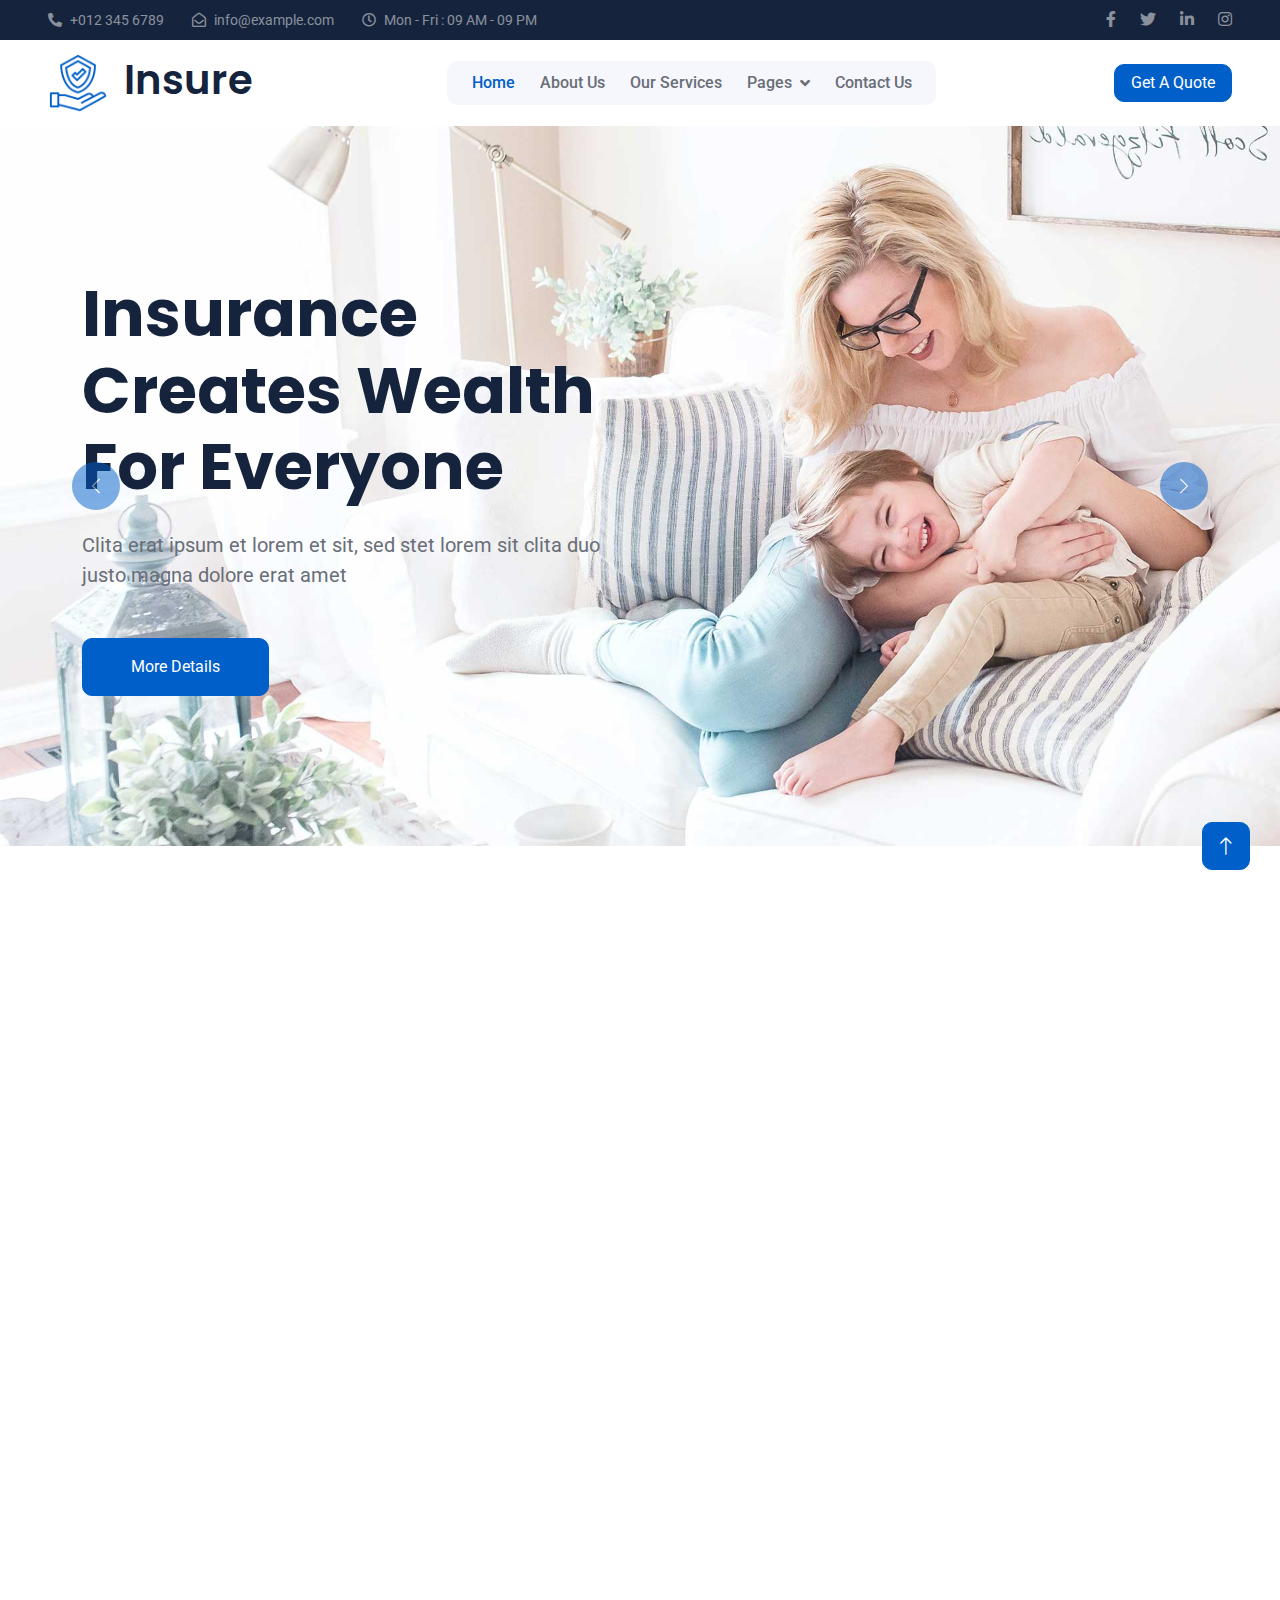
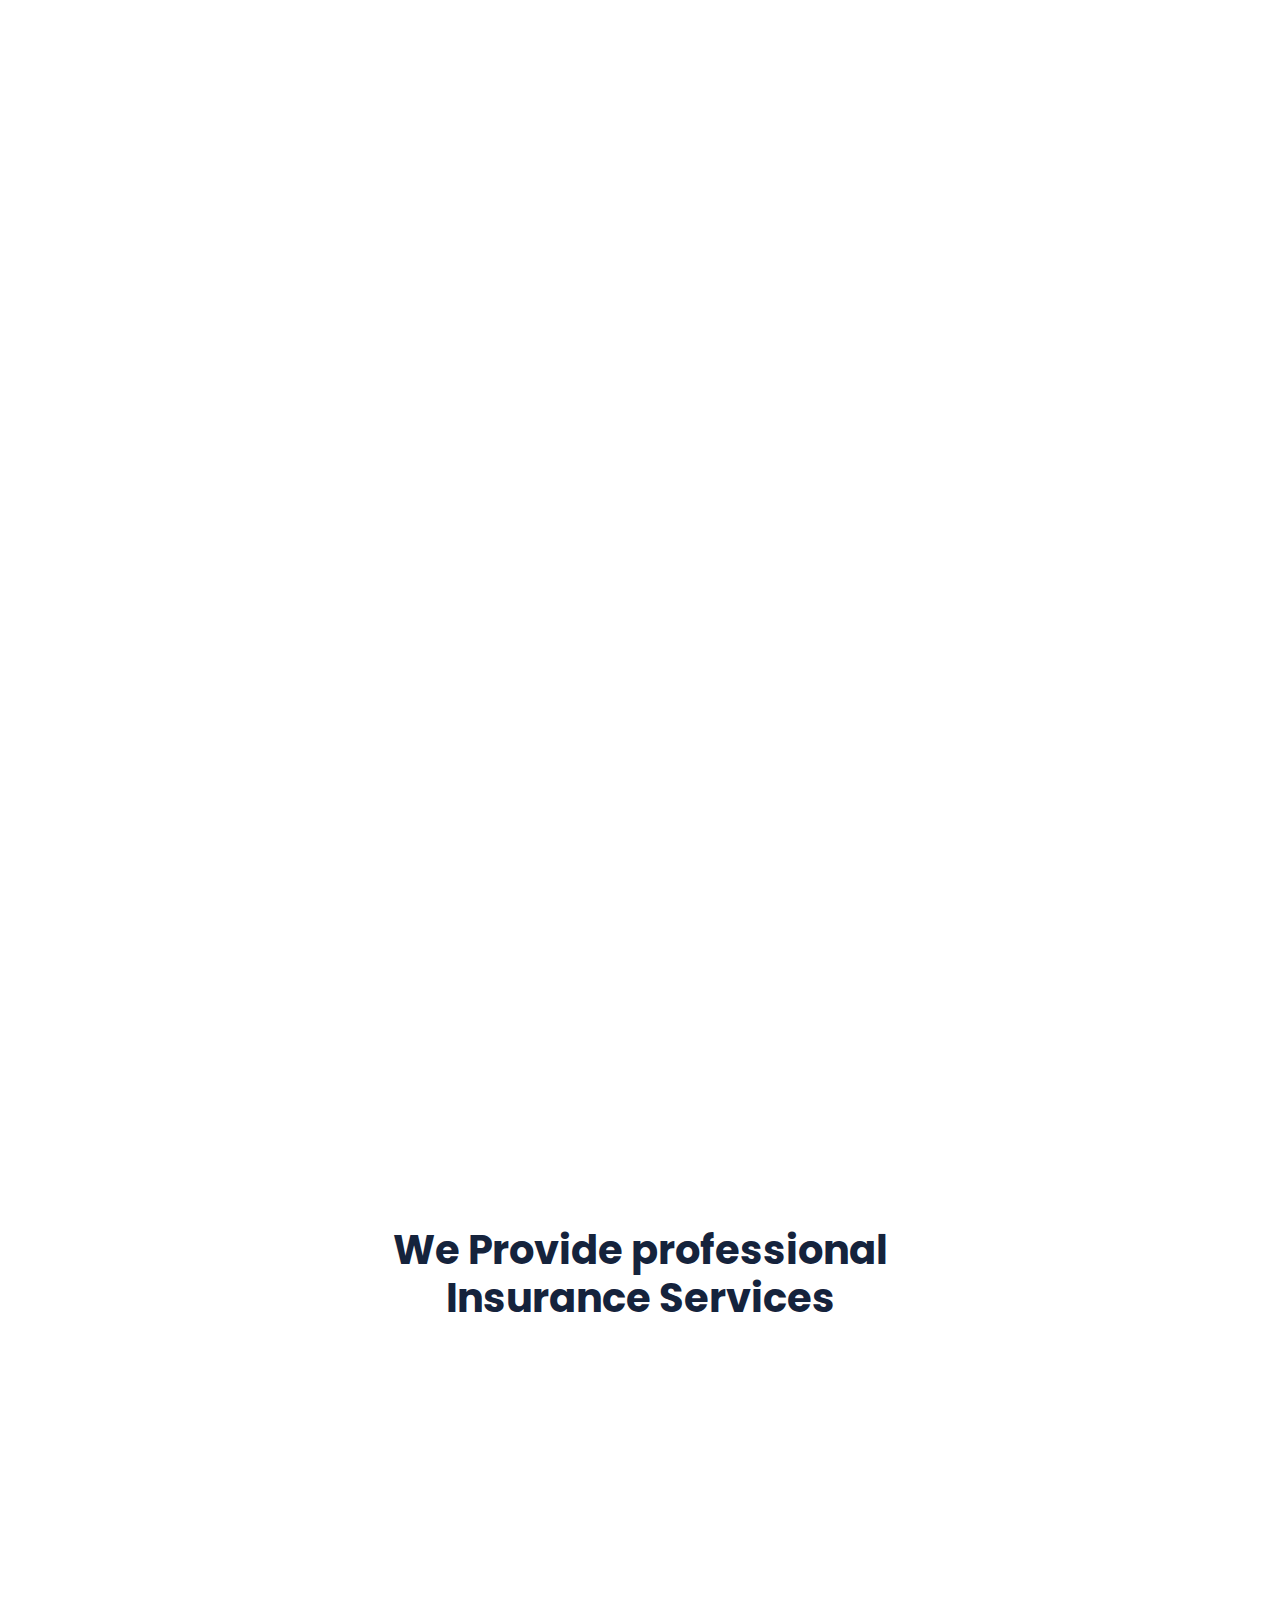
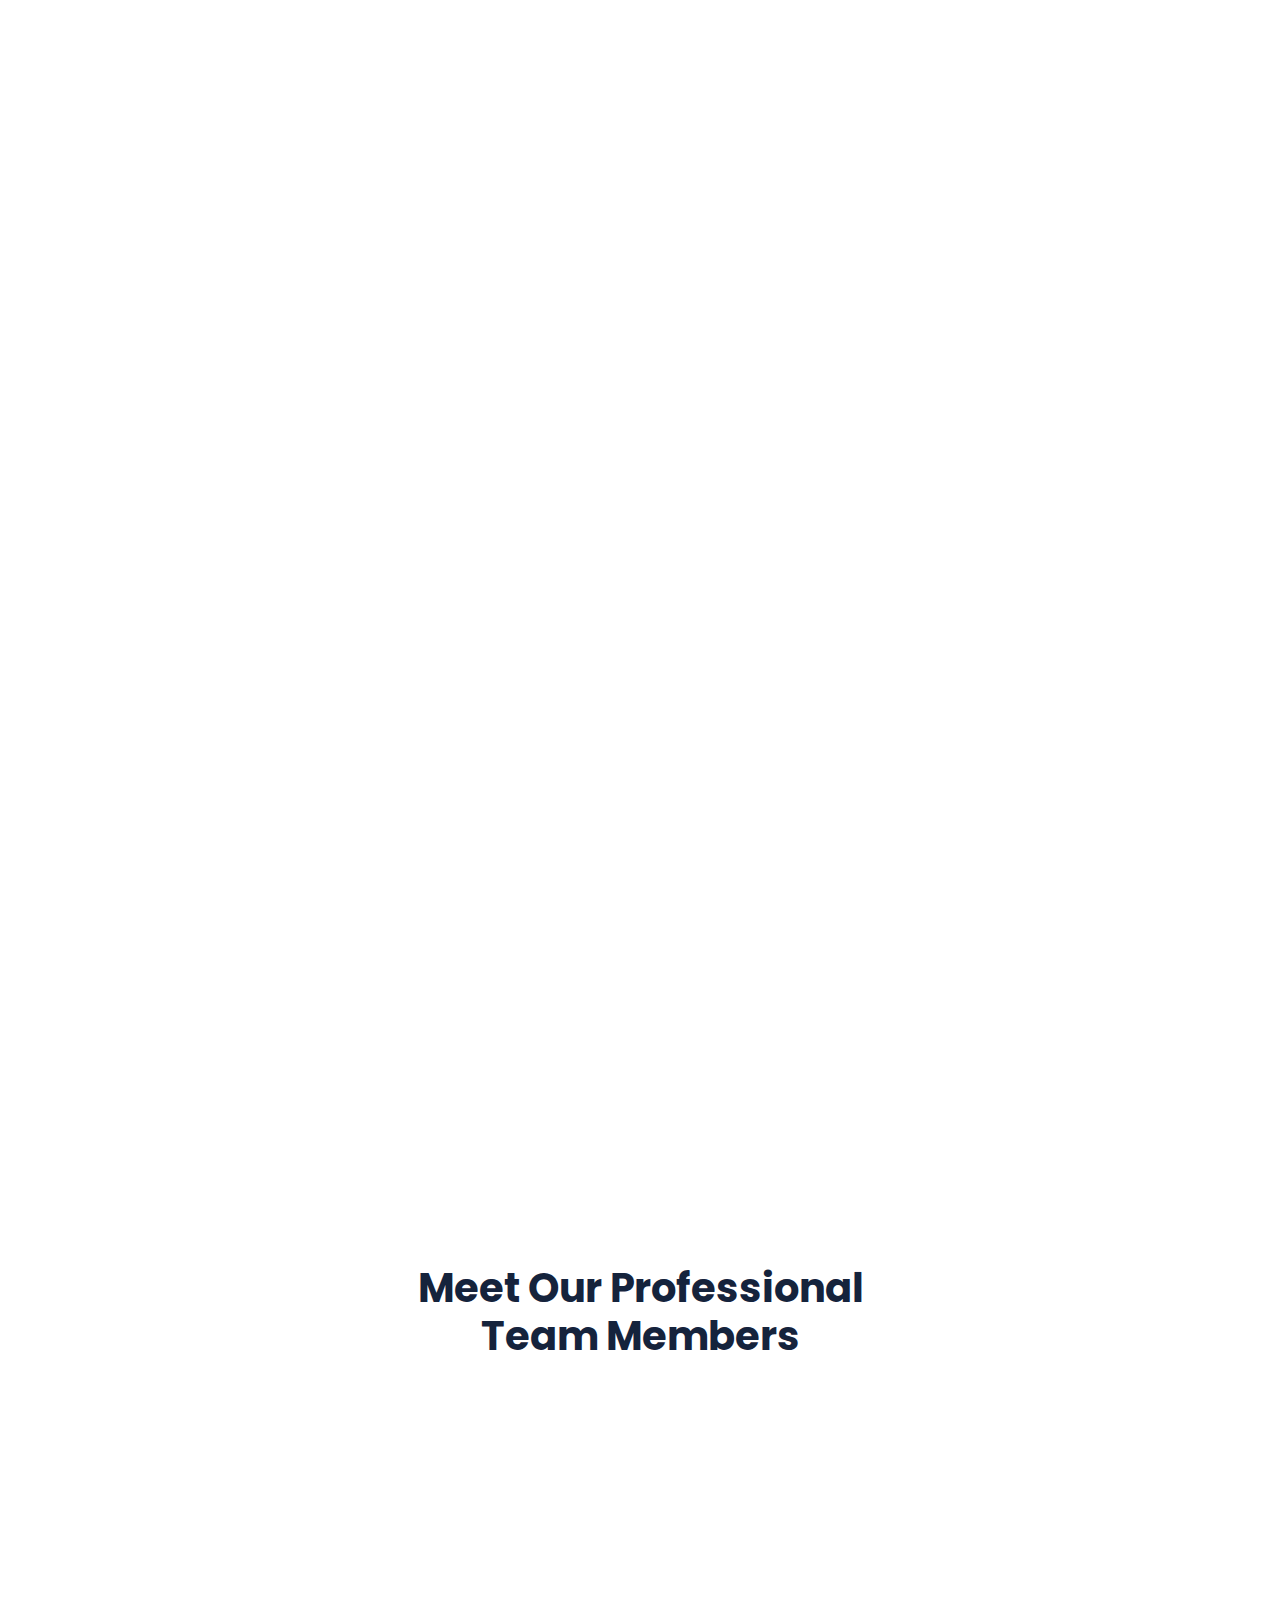
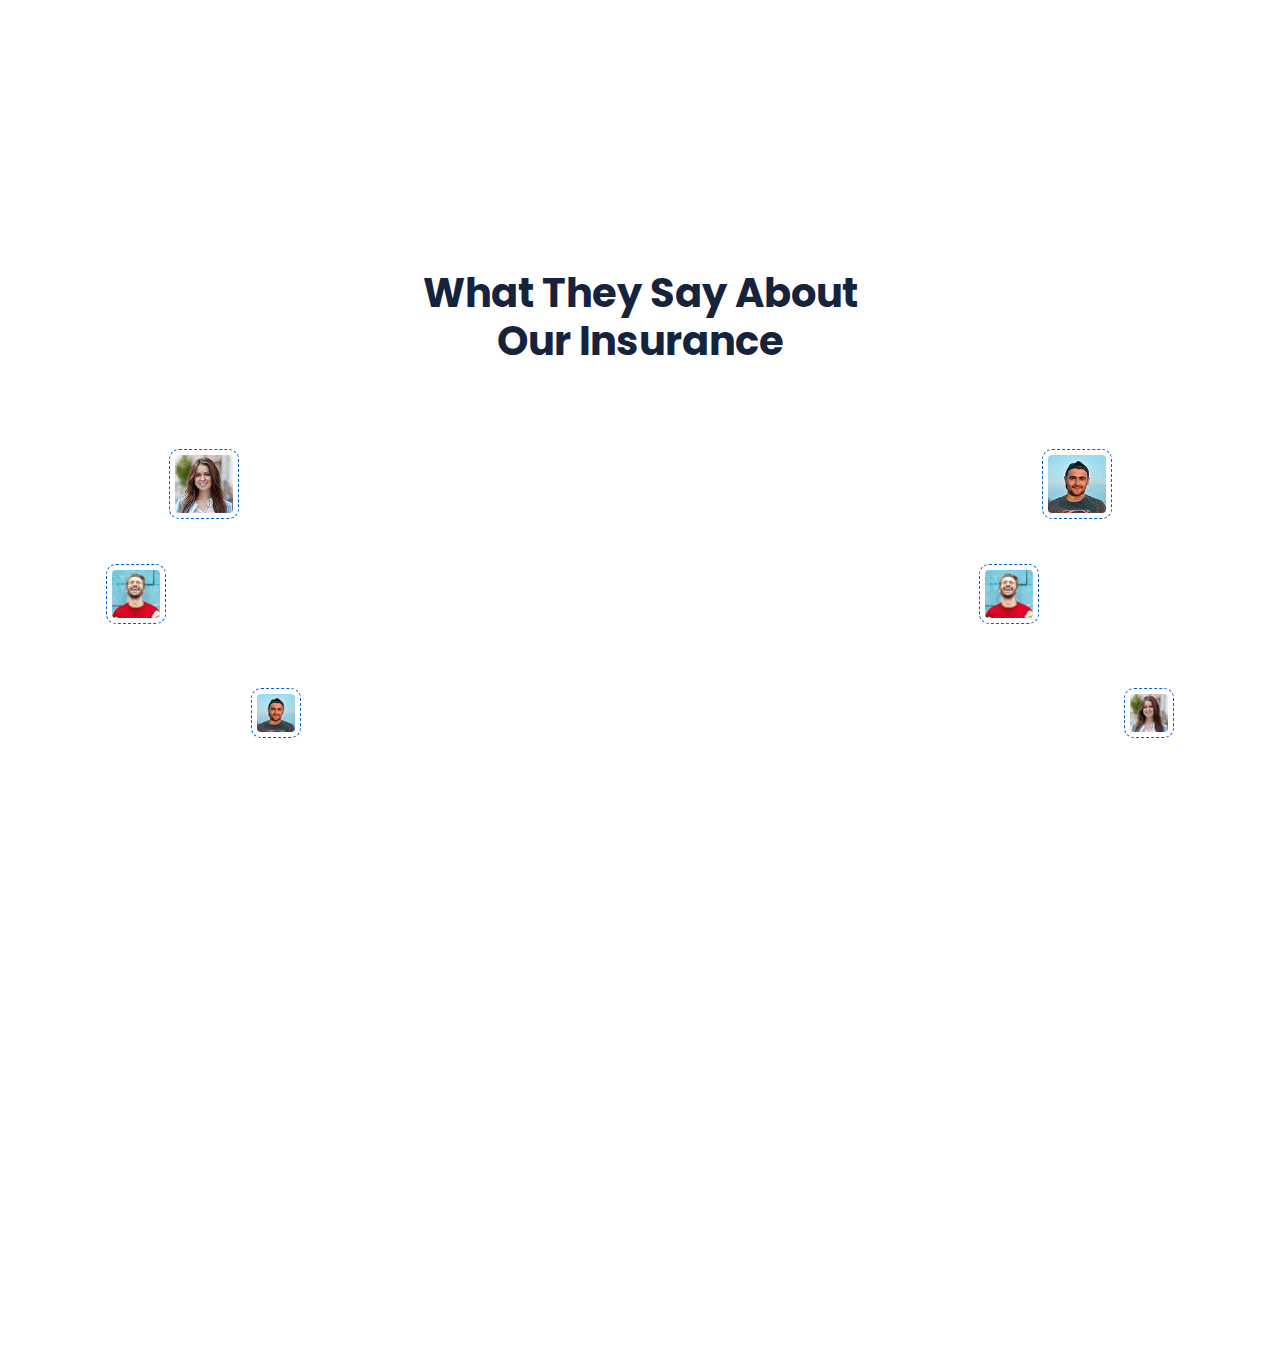
<file: insure-1.0.0/index.html>
<!DOCTYPE html>
<html lang="en">
  <head>
    <meta charset="utf-8" />
    <title>Insure - Insurance HTML Template</title>
    <meta content="width=device-width, initial-scale=1.0" name="viewport" />
    <meta content="" name="keywords" />
    <meta content="" name="description" />

    <!-- Favicon -->
    <link href="img/favicon.ico" rel="icon" />

    <!-- Google Web Fonts -->
    <link rel="preconnect" href="https://fonts.googleapis.com" />
    <link rel="preconnect" href="https://fonts.gstatic.com" crossorigin />
    <link
      href="https://fonts.googleapis.com/css2?family=Roboto:wght@400;500&family=Poppins:wght@600;700&display=swap"
      rel="stylesheet"
    />

    <!-- Icon Font Stylesheet -->
    <link
      href="https://cdnjs.cloudflare.com/ajax/libs/font-awesome/5.10.0/css/all.min.css"
      rel="stylesheet"
    />
    <link
      href="https://cdn.jsdelivr.net/npm/bootstrap-icons@1.4.1/font/bootstrap-icons.css"
      rel="stylesheet"
    />

    <!-- Libraries Stylesheet -->
    <link href="lib/animate/animate.min.css" rel="stylesheet" />
    <link href="lib/owlcarousel/assets/owl.carousel.min.css" rel="stylesheet" />

    <!-- Customized Bootstrap Stylesheet -->
    <link href="css/bootstrap.min.css" rel="stylesheet" />

    <!-- Template Stylesheet -->
    <link href="css/style.css" rel="stylesheet" />
  </head>

  <body>
    <!-- Spinner Start -->
    <div
      id="spinner"
      class="show bg-white position-fixed translate-middle w-100 vh-100 top-50 start-50 d-flex align-items-center justify-content-center"
    >
      <div class="spinner-grow text-primary" role="status"></div>
    </div>
    <!-- Spinner End -->

    <!-- Topbar Start -->
    <div
      class="container-fluid bg-dark text-white-50 py-2 px-0 d-none d-lg-block"
    >
      <div class="row gx-0 align-items-center">
        <div class="col-lg-7 px-5 text-start">
          <div class="h-100 d-inline-flex align-items-center me-4">
            <small class="fa fa-phone-alt me-2"></small>
            <small>+012 345 6789</small>
          </div>
          <div class="h-100 d-inline-flex align-items-center me-4">
            <small class="far fa-envelope-open me-2"></small>
            <small>info@example.com</small>
          </div>
          <div class="h-100 d-inline-flex align-items-center me-4">
            <small class="far fa-clock me-2"></small>
            <small>Mon - Fri : 09 AM - 09 PM</small>
          </div>
        </div>
        <div class="col-lg-5 px-5 text-end">
          <div class="h-100 d-inline-flex align-items-center">
            <a class="text-white-50 ms-4" href=""
              ><i class="fab fa-facebook-f"></i
            ></a>
            <a class="text-white-50 ms-4" href=""
              ><i class="fab fa-twitter"></i
            ></a>
            <a class="text-white-50 ms-4" href=""
              ><i class="fab fa-linkedin-in"></i
            ></a>
            <a class="text-white-50 ms-4" href=""
              ><i class="fab fa-instagram"></i
            ></a>
          </div>
        </div>
      </div>
    </div>
    <!-- Topbar End -->

    <!-- Navbar Start -->
    <nav
      class="navbar navbar-expand-lg bg-white navbar-light sticky-top px-4 px-lg-5"
    >
      <a href="index.html" class="navbar-brand d-flex align-items-center">
        <h1 class="m-0">
          <img
            class="img-fluid me-3"
            src="img/icon/icon-02-primary.png"
            alt=""
          />Insure
        </h1>
      </a>
      <button
        type="button"
        class="navbar-toggler"
        data-bs-toggle="collapse"
        data-bs-target="#navbarCollapse"
      >
        <span class="navbar-toggler-icon"></span>
      </button>
      <div class="collapse navbar-collapse" id="navbarCollapse">
        <div class="navbar-nav mx-auto bg-light rounded pe-4 py-3 py-lg-0">
          <a href="index.html" class="nav-item nav-link active">Home</a>
          <a href="about.html" class="nav-item nav-link">About Us</a>
          <a href="service.html" class="nav-item nav-link">Our Services</a>
          <div class="nav-item dropdown">
            <a
              href="#"
              class="nav-link dropdown-toggle"
              data-bs-toggle="dropdown"
              >Pages</a
            >
            <div class="dropdown-menu bg-light border-0 m-0">
              <a href="feature.html" class="dropdown-item">Features</a>
              <a href="appointment.html" class="dropdown-item">Appointment</a>
              <a href="team.html" class="dropdown-item">Team Members</a>
              <a href="testimonial.html" class="dropdown-item">Testimonial</a>
              <a href="404.html" class="dropdown-item">404 Page</a>
            </div>
          </div>
          <a href="contact.html" class="nav-item nav-link">Contact Us</a>
        </div>
      </div>
      <a href="" class="btn btn-primary px-3 d-none d-lg-block">Get A Quote</a>
    </nav>
    <!-- Navbar End -->

    <!-- Carousel Start -->
    <div class="container-fluid p-0 mb-5 wow fadeIn" data-wow-delay="0.1s">
      <div id="header-carousel" class="carousel slide" data-bs-ride="carousel">
        <div class="carousel-inner">
          <div class="carousel-item active">
            <img class="w-100" src="img/carousel-1.jpg" alt="Image" />
            <div class="carousel-caption">
              <div class="container">
                <div class="row">
                  <div class="col-12 col-lg-6">
                    <h1 class="display-3 text-dark mb-4 animated slideInDown">
                      Insurance Creates Wealth For Everyone
                    </h1>
                    <p class="fs-5 text-body mb-5">
                      Clita erat ipsum et lorem et sit, sed stet lorem sit clita
                      duo justo magna dolore erat amet
                    </p>
                    <a href="" class="btn btn-primary py-3 px-5"
                      >More Details</a
                    >
                  </div>
                </div>
              </div>
            </div>
          </div>
          <div class="carousel-item">
            <img class="w-100" src="img/carousel-2.jpg" alt="Image" />
            <div class="carousel-caption">
              <div class="container">
                <div class="row">
                  <div class="col-12 col-lg-6">
                    <h1 class="display-3 text-dark mb-4 animated slideInDown">
                      The Best Insurance Begins Here
                    </h1>
                    <p class="fs-5 text-body mb-5">
                      Clita erat ipsum et lorem et sit, sed stet lorem sit clita
                      duo justo magna dolore erat amet
                    </p>
                    <a href="" class="btn btn-primary py-3 px-5"
                      >More Details</a
                    >
                  </div>
                </div>
              </div>
            </div>
          </div>
        </div>
        <button
          class="carousel-control-prev"
          type="button"
          data-bs-target="#header-carousel"
          data-bs-slide="prev"
        >
          <span class="carousel-control-prev-icon" aria-hidden="true"></span>
          <span class="visually-hidden">Previous</span>
        </button>
        <button
          class="carousel-control-next"
          type="button"
          data-bs-target="#header-carousel"
          data-bs-slide="next"
        >
          <span class="carousel-control-next-icon" aria-hidden="true"></span>
          <span class="visually-hidden">Next</span>
        </button>
      </div>
    </div>
    <!-- Carousel End -->

    <!-- About Start -->
    <div class="container-xxl py-5">
      <div class="container">
        <div class="row g-5">
          <div class="col-lg-6 wow fadeInUp" data-wow-delay="0.1s">
            <div
              class="position-relative overflow-hidden rounded ps-5 pt-5 h-100"
              style="min-height: 400px"
            >
              <img
                class="position-absolute w-100 h-100"
                src="img/about.jpg"
                alt=""
                style="object-fit: cover"
              />
              <div
                class="position-absolute top-0 start-0 bg-white rounded pe-3 pb-3"
                style="width: 200px; height: 200px"
              >
                <div
                  class="d-flex flex-column justify-content-center text-center bg-primary rounded h-100 p-3"
                >
                  <h1 class="text-white mb-0">25</h1>
                  <h2 class="text-white">Years</h2>
                  <h5 class="text-white mb-0">Experience</h5>
                </div>
              </div>
            </div>
          </div>
          <div class="col-lg-6 wow fadeInUp" data-wow-delay="0.5s">
            <div class="h-100">
              <h1 class="display-6 mb-5">
                We're Here To Assist You With Exploring Protection
              </h1>
              <p class="fs-5 text-primary mb-4">
                Aliqu diam amet diam et eos. Clita erat ipsum et lorem sed stet
                lorem sit clita duo justo erat amet
              </p>
              <div class="row g-4 mb-4">
                <div class="col-sm-6">
                  <div class="d-flex align-items-center">
                    <img
                      class="flex-shrink-0 me-3"
                      src="img/icon/icon-04-primary.png"
                      alt=""
                    />
                    <h5 class="mb-0">Flexible Insurance Plans</h5>
                  </div>
                </div>
                <div class="col-sm-6">
                  <div class="d-flex align-items-center">
                    <img
                      class="flex-shrink-0 me-3"
                      src="img/icon/icon-03-primary.png"
                      alt=""
                    />
                    <h5 class="mb-0">Money Back Guarantee</h5>
                  </div>
                </div>
              </div>
              <p class="mb-4">
                Tempor erat elitr rebum at clita. Diam dolor diam ipsum sit.
                Aliqu diam amet diam et eos. Clita erat ipsum et lorem et sit,
                sed stet lorem sit clita duo justo magna dolore erat amet
              </p>
              <div class="border-top mt-4 pt-4">
                <div class="d-flex align-items-center">
                  <img
                    class="flex-shrink-0 rounded-circle me-3"
                    src="img/profile.jpg"
                    alt=""
                  />
                  <h5 class="mb-0">Call Us: +012 345 6789</h5>
                </div>
              </div>
            </div>
          </div>
        </div>
      </div>
    </div>
    <!-- About End -->

    <!-- Facts Start -->
    <div class="container-fluid overflow-hidden my-5 px-lg-0">
      <div class="container facts px-lg-0">
        <div class="row g-0 mx-lg-0">
          <div class="col-lg-6 facts-text wow fadeIn" data-wow-delay="0.1s">
            <div class="h-100 px-4 ps-lg-0">
              <h1 class="text-white mb-4">For Individuals And Organisations</h1>
              <p class="text-light mb-5">
                Tempor erat elitr rebum at clita. Diam dolor diam ipsum sit.
                Aliqu diam amet diam et eos. Clita erat ipsum et lorem et sit,
                sed stet lorem sit clita duo justo magna dolore erat amet
              </p>
              <a href="" class="align-self-start btn btn-secondary py-3 px-5"
                >More Details</a
              >
            </div>
          </div>
          <div class="col-lg-6 facts-counter wow fadeIn" data-wow-delay="0.5s">
            <div class="h-100 px-4 pe-lg-0">
              <div class="row g-5">
                <div class="col-sm-6">
                  <h1 class="display-5" data-toggle="counter-up">1234</h1>
                  <p class="fs-5 text-primary">Happy Clients</p>
                </div>
                <div class="col-sm-6">
                  <h1 class="display-5" data-toggle="counter-up">1234</h1>
                  <p class="fs-5 text-primary">Projects Succeed</p>
                </div>
                <div class="col-sm-6">
                  <h1 class="display-5" data-toggle="counter-up">1234</h1>
                  <p class="fs-5 text-primary">Awards Achieved</p>
                </div>
                <div class="col-sm-6">
                  <h1 class="display-5" data-toggle="counter-up">1234</h1>
                  <p class="fs-5 text-primary">Team Members</p>
                </div>
              </div>
            </div>
          </div>
        </div>
      </div>
    </div>
    <!-- Facts End -->

    <!-- Features Start -->
    <div class="container-xxl py-5">
      <div class="container">
        <div class="row g-5">
          <div class="col-lg-6 wow fadeInUp" data-wow-delay="0.1s">
            <h1 class="display-6 mb-5">Few Reasons Why People Choosing Us!</h1>
            <p class="mb-4">
              Tempor erat elitr rebum at clita. Diam dolor diam ipsum sit. Aliqu
              diam amet diam et eos. Clita erat ipsum et lorem et sit, sed stet
              lorem sit clita duo justo magna dolore erat amet
            </p>
            <div class="row g-3">
              <div class="col-sm-6 wow fadeIn" data-wow-delay="0.1s">
                <div class="bg-light rounded h-100 p-3">
                  <div
                    class="bg-white d-flex flex-column justify-content-center text-center rounded h-100 py-4 px-3"
                  >
                    <img
                      class="align-self-center mb-3"
                      src="img/icon/icon-06-primary.png"
                      alt=""
                    />
                    <h5 class="mb-0">Easy Process</h5>
                  </div>
                </div>
              </div>
              <div class="col-sm-6 wow fadeIn" data-wow-delay="0.2s">
                <div class="bg-light rounded h-100 p-3">
                  <div
                    class="bg-white d-flex flex-column justify-content-center text-center rounded py-4 px-3"
                  >
                    <img
                      class="align-self-center mb-3"
                      src="img/icon/icon-03-primary.png"
                      alt=""
                    />
                    <h5 class="mb-0">Fast Delivery</h5>
                  </div>
                </div>
              </div>
              <div class="col-sm-6 wow fadeIn" data-wow-delay="0.3s">
                <div class="bg-light rounded h-100 p-3">
                  <div
                    class="bg-white d-flex flex-column justify-content-center text-center rounded py-4 px-3"
                  >
                    <img
                      class="align-self-center mb-3"
                      src="img/icon/icon-04-primary.png"
                      alt=""
                    />
                    <h5 class="mb-0">Policy Controlling</h5>
                  </div>
                </div>
              </div>
              <div class="col-sm-6 wow fadeIn" data-wow-delay="0.4s">
                <div class="bg-light rounded h-100 p-3">
                  <div
                    class="bg-white d-flex flex-column justify-content-center text-center rounded h-100 py-4 px-3"
                  >
                    <img
                      class="align-self-center mb-3"
                      src="img/icon/icon-07-primary.png"
                      alt=""
                    />
                    <h5 class="mb-0">Money Saving</h5>
                  </div>
                </div>
              </div>
            </div>
          </div>
          <div class="col-lg-6 wow fadeInUp" data-wow-delay="0.5s">
            <div
              class="position-relative rounded overflow-hidden h-100"
              style="min-height: 400px"
            >
              <img
                class="position-absolute w-100 h-100"
                src="img/feature.jpg"
                alt=""
                style="object-fit: cover"
              />
            </div>
          </div>
        </div>
      </div>
    </div>
    <!-- Features End -->

    <!-- Service Start -->
    <div class="container-xxl py-5">
      <div class="container">
        <div class="text-center mx-auto" style="max-width: 500px">
          <h1 class="display-6 mb-5">
            We Provide professional Insurance Services
          </h1>
        </div>
        <div class="row g-4 justify-content-center">
          <div class="col-lg-4 col-md-6 wow fadeInUp" data-wow-delay="0.1s">
            <div class="service-item rounded h-100 p-5">
              <div class="d-flex align-items-center ms-n5 mb-4">
                <div
                  class="service-icon flex-shrink-0 bg-primary rounded-end me-4"
                >
                  <img
                    class="img-fluid"
                    src="img/icon/icon-10-light.png"
                    alt=""
                  />
                </div>
                <h4 class="mb-0">Life Insurance</h4>
              </div>
              <p class="mb-4">
                Aliqu diam amet eos erat ipsum et lorem et sit, sed stet lorem
                sit clita duo justo erat amet
              </p>
              <a class="btn btn-light px-3" href="">Read More</a>
            </div>
          </div>
          <div class="col-lg-4 col-md-6 wow fadeInUp" data-wow-delay="0.3s">
            <div class="service-item rounded h-100 p-5">
              <div class="d-flex align-items-center ms-n5 mb-4">
                <div
                  class="service-icon flex-shrink-0 bg-primary rounded-end me-4"
                >
                  <img
                    class="img-fluid"
                    src="img/icon/icon-01-light.png"
                    alt=""
                  />
                </div>
                <h4 class="mb-0">Health Insurance</h4>
              </div>
              <p class="mb-4">
                Aliqu diam amet eos erat ipsum et lorem et sit, sed stet lorem
                sit clita duo justo erat amet
              </p>
              <a class="btn btn-light px-3" href="">Read More</a>
            </div>
          </div>
          <div class="col-lg-4 col-md-6 wow fadeInUp" data-wow-delay="0.5s">
            <div class="service-item rounded h-100 p-5">
              <div class="d-flex align-items-center ms-n5 mb-4">
                <div
                  class="service-icon flex-shrink-0 bg-primary rounded-end me-4"
                >
                  <img
                    class="img-fluid"
                    src="img/icon/icon-05-light.png"
                    alt=""
                  />
                </div>
                <h4 class="mb-0">Home Insurance</h4>
              </div>
              <p class="mb-4">
                Aliqu diam amet eos erat ipsum et lorem et sit, sed stet lorem
                sit clita duo justo erat amet
              </p>
              <a class="btn btn-light px-3" href="">Read More</a>
            </div>
          </div>
          <div class="col-lg-4 col-md-6 wow fadeInUp" data-wow-delay="0.1s">
            <div class="service-item rounded h-100 p-5">
              <div class="d-flex align-items-center ms-n5 mb-4">
                <div
                  class="service-icon flex-shrink-0 bg-primary rounded-end me-4"
                >
                  <img
                    class="img-fluid"
                    src="img/icon/icon-08-light.png"
                    alt=""
                  />
                </div>
                <h4 class="mb-0">Vehicle Insurance</h4>
              </div>
              <p class="mb-4">
                Aliqu diam amet eos erat ipsum et lorem et sit, sed stet lorem
                sit clita duo justo erat amet
              </p>
              <a class="btn btn-light px-3" href="">Read More</a>
            </div>
          </div>
          <div class="col-lg-4 col-md-6 wow fadeInUp" data-wow-delay="0.3s">
            <div class="service-item rounded h-100 p-5">
              <div class="d-flex align-items-center ms-n5 mb-4">
                <div
                  class="service-icon flex-shrink-0 bg-primary rounded-end me-4"
                >
                  <img
                    class="img-fluid"
                    src="img/icon/icon-07-light.png"
                    alt=""
                  />
                </div>
                <h4 class="mb-0">Business Insurance</h4>
              </div>
              <p class="mb-4">
                Aliqu diam amet eos erat ipsum et lorem et sit, sed stet lorem
                sit clita duo justo erat amet
              </p>
              <a class="btn btn-light px-3" href="">Read More</a>
            </div>
          </div>
          <div class="col-lg-4 col-md-6 wow fadeInUp" data-wow-delay="0.5s">
            <div class="service-item rounded h-100 p-5">
              <div class="d-flex align-items-center ms-n5 mb-4">
                <div
                  class="service-icon flex-shrink-0 bg-primary rounded-end me-4"
                >
                  <img
                    class="img-fluid"
                    src="img/icon/icon-06-light.png"
                    alt=""
                  />
                </div>
                <h4 class="mb-0">Property Insurance</h4>
              </div>
              <p class="mb-4">
                Aliqu diam amet eos erat ipsum et lorem et sit, sed stet lorem
                sit clita duo justo erat amet
              </p>
              <a class="btn btn-light px-3" href="">Read More</a>
            </div>
          </div>
        </div>
      </div>
    </div>
    <!-- Service End -->

    <!-- Appointment Start -->
    <div
      class="container-fluid appointment my-5 py-5 wow fadeIn"
      data-wow-delay="0.1s"
    >
      <div class="container py-5">
        <div class="row g-5">
          <div class="col-lg-6 wow fadeIn" data-wow-delay="0.3s">
            <h1 class="display-6 text-white mb-5">
              We're Award Winning Insurance Company
            </h1>
            <p class="text-white mb-5">
              Aliqu diam amet diam et eos. Clita erat ipsum et lorem et sit, sed
              stet lorem sit clita duo justo magna dolore erat amet. Tempor erat
              elitr rebum at clita. Diam dolor diam ipsum sit. Aliqu diam amet
              diam et eos. Clita erat ipsum et lorem et sit, sed stet lorem sit
              clita duo justo magna.
            </p>
            <div class="bg-white rounded p-3">
              <div class="d-flex align-items-center bg-primary rounded p-3">
                <img
                  class="flex-shrink-0 rounded-circle me-3"
                  src="img/profile.jpg"
                  alt=""
                />
                <h5 class="text-white mb-0">Call Us: +012 345 6789</h5>
              </div>
            </div>
          </div>
          <div class="col-lg-6 wow fadeIn" data-wow-delay="0.5s">
            <div class="bg-white rounded p-5">
              <form>
                <div class="row g-3">
                  <div class="col-sm-6">
                    <div class="form-floating">
                      <input
                        type="text"
                        class="form-control"
                        id="gname"
                        placeholder="Gurdian Name"
                      />
                      <label for="gname">Your Name</label>
                    </div>
                  </div>
                  <div class="col-sm-6">
                    <div class="form-floating">
                      <input
                        type="email"
                        class="form-control"
                        id="gmail"
                        placeholder="Gurdian Email"
                      />
                      <label for="gmail">Your Email</label>
                    </div>
                  </div>
                  <div class="col-sm-6">
                    <div class="form-floating">
                      <input
                        type="text"
                        class="form-control"
                        id="cname"
                        placeholder="Child Name"
                      />
                      <label for="cname">Your Mobile</label>
                    </div>
                  </div>
                  <div class="col-sm-6">
                    <div class="form-floating">
                      <input
                        type="text"
                        class="form-control"
                        id="cage"
                        placeholder="Child Age"
                      />
                      <label for="cage">Service Type</label>
                    </div>
                  </div>
                  <div class="col-12">
                    <div class="form-floating">
                      <textarea
                        class="form-control"
                        placeholder="Leave a message here"
                        id="message"
                        style="height: 80px"
                      ></textarea>
                      <label for="message">Message</label>
                    </div>
                  </div>
                  <div class="col-12">
                    <button class="btn btn-primary py-3 px-5" type="submit">
                      Get Appointment
                    </button>
                  </div>
                </div>
              </form>
            </div>
          </div>
        </div>
      </div>
    </div>
    <!-- Appointment End -->

    <!-- Team Start -->
    <div class="container-xxl py-5">
      <div class="container">
        <div class="text-center mx-auto" style="max-width: 500px">
          <h1 class="display-6 mb-5">Meet Our Professional Team Members</h1>
        </div>
        <div class="row g-4">
          <div class="col-lg-3 col-md-6 wow fadeInUp" data-wow-delay="0.1s">
            <div class="team-item rounded">
              <img class="img-fluid" src="img/team-1.jpg" alt="" />
              <div class="text-center p-4">
                <h5>Full Name</h5>
                <span>Designation</span>
              </div>
              <div class="team-text text-center bg-white p-4">
                <h5>Full Name</h5>
                <p>Designation</p>
                <div class="d-flex justify-content-center">
                  <a class="btn btn-square btn-light m-1" href=""
                    ><i class="fab fa-twitter"></i
                  ></a>
                  <a class="btn btn-square btn-light m-1" href=""
                    ><i class="fab fa-facebook-f"></i
                  ></a>
                  <a class="btn btn-square btn-light m-1" href=""
                    ><i class="fab fa-youtube"></i
                  ></a>
                  <a class="btn btn-square btn-light m-1" href=""
                    ><i class="fab fa-linkedin-in"></i
                  ></a>
                </div>
              </div>
            </div>
          </div>
          <div class="col-lg-3 col-md-6 wow fadeInUp" data-wow-delay="0.3s">
            <div class="team-item rounded">
              <img class="img-fluid" src="img/team-2.jpg" alt="" />
              <div class="text-center p-4">
                <h5>Full Name</h5>
                <span>Designation</span>
              </div>
              <div class="team-text text-center bg-white p-4">
                <h5>Full Name</h5>
                <p>Designation</p>
                <div class="d-flex justify-content-center">
                  <a class="btn btn-square btn-light m-1" href=""
                    ><i class="fab fa-twitter"></i
                  ></a>
                  <a class="btn btn-square btn-light m-1" href=""
                    ><i class="fab fa-facebook-f"></i
                  ></a>
                  <a class="btn btn-square btn-light m-1" href=""
                    ><i class="fab fa-youtube"></i
                  ></a>
                  <a class="btn btn-square btn-light m-1" href=""
                    ><i class="fab fa-linkedin-in"></i
                  ></a>
                </div>
              </div>
            </div>
          </div>
          <div class="col-lg-3 col-md-6 wow fadeInUp" data-wow-delay="0.5s">
            <div class="team-item rounded">
              <img class="img-fluid" src="img/team-3.jpg" alt="" />
              <div class="text-center p-4">
                <h5>Full Name</h5>
                <span>Designation</span>
              </div>
              <div class="team-text text-center bg-white p-4">
                <h5>Full Name</h5>
                <p>Designation</p>
                <div class="d-flex justify-content-center">
                  <a class="btn btn-square btn-light m-1" href=""
                    ><i class="fab fa-twitter"></i
                  ></a>
                  <a class="btn btn-square btn-light m-1" href=""
                    ><i class="fab fa-facebook-f"></i
                  ></a>
                  <a class="btn btn-square btn-light m-1" href=""
                    ><i class="fab fa-youtube"></i
                  ></a>
                  <a class="btn btn-square btn-light m-1" href=""
                    ><i class="fab fa-linkedin-in"></i
                  ></a>
                </div>
              </div>
            </div>
          </div>
          <div class="col-lg-3 col-md-6 wow fadeInUp" data-wow-delay="0.7s">
            <div class="team-item rounded">
              <img class="img-fluid" src="img/team-4.jpg" alt="" />
              <div class="text-center p-4">
                <h5>Full Name</h5>
                <span>Designation</span>
              </div>
              <div class="team-text text-center bg-white p-4">
                <h5>Full Name</h5>
                <p>Designation</p>
                <div class="d-flex justify-content-center">
                  <a class="btn btn-square btn-light m-1" href=""
                    ><i class="fab fa-twitter"></i
                  ></a>
                  <a class="btn btn-square btn-light m-1" href=""
                    ><i class="fab fa-facebook-f"></i
                  ></a>
                  <a class="btn btn-square btn-light m-1" href=""
                    ><i class="fab fa-youtube"></i
                  ></a>
                  <a class="btn btn-square btn-light m-1" href=""
                    ><i class="fab fa-linkedin-in"></i
                  ></a>
                </div>
              </div>
            </div>
          </div>
        </div>
      </div>
    </div>
    <!-- Team End -->

    <!-- Testimonial Start -->
    <div class="container-xxl py-5">
      <div class="container">
        <div class="text-center mx-auto" style="max-width: 500px">
          <h1 class="display-6 mb-5">What They Say About Our Insurance</h1>
        </div>
        <div class="row g-5">
          <div class="col-lg-3 d-none d-lg-block">
            <div class="testimonial-left h-100">
              <img
                class="img-fluid animated pulse infinite"
                src="img/testimonial-1.jpg"
                alt=""
              />
              <img
                class="img-fluid animated pulse infinite"
                src="img/testimonial-2.jpg"
                alt=""
              />
              <img
                class="img-fluid animated pulse infinite"
                src="img/testimonial-3.jpg"
                alt=""
              />
            </div>
          </div>
          <div class="col-lg-6 wow fadeIn" data-wow-delay="0.5s">
            <div class="owl-carousel testimonial-carousel">
              <div class="testimonial-item text-center">
                <img
                  class="img-fluid rounded mx-auto mb-4"
                  src="img/testimonial-1.jpg"
                  alt=""
                />
                <p class="fs-5">
                  Dolores sed duo clita tempor justo dolor et stet lorem kasd
                  labore dolore lorem ipsum. At lorem lorem magna ut et, nonumy
                  et labore et tempor diam tempor erat.
                </p>
                <h5>Client Name</h5>
                <span>Profession</span>
              </div>
              <div class="testimonial-item text-center">
                <img
                  class="img-fluid rounded mx-auto mb-4"
                  src="img/testimonial-2.jpg"
                  alt=""
                />
                <p class="fs-5">
                  Dolores sed duo clita tempor justo dolor et stet lorem kasd
                  labore dolore lorem ipsum. At lorem lorem magna ut et, nonumy
                  et labore et tempor diam tempor erat.
                </p>
                <h5>Client Name</h5>
                <span>Profession</span>
              </div>
              <div class="testimonial-item text-center">
                <img
                  class="img-fluid rounded mx-auto mb-4"
                  src="img/testimonial-3.jpg"
                  alt=""
                />
                <p class="fs-5">
                  Dolores sed duo clita tempor justo dolor et stet lorem kasd
                  labore dolore lorem ipsum. At lorem lorem magna ut et, nonumy
                  et labore et tempor diam tempor erat.
                </p>
                <h5>Client Name</h5>
                <span>Profession</span>
              </div>
            </div>
          </div>
          <div class="col-lg-3 d-none d-lg-block">
            <div class="testimonial-right h-100">
              <img
                class="img-fluid animated pulse infinite"
                src="img/testimonial-1.jpg"
                alt=""
              />
              <img
                class="img-fluid animated pulse infinite"
                src="img/testimonial-2.jpg"
                alt=""
              />
              <img
                class="img-fluid animated pulse infinite"
                src="img/testimonial-3.jpg"
                alt=""
              />
            </div>
          </div>
        </div>
      </div>
    </div>
    <!-- Testimonial End -->

    <!-- Footer Start -->
    <div
      class="container-fluid bg-dark footer mt-5 pt-5 wow fadeIn"
      data-wow-delay="0.1s"
    >
      <div class="container py-5">
        <div class="row g-5">
          <div class="col-lg-3 col-md-6">
            <h1 class="text-white mb-4">
              <img
                class="img-fluid me-3"
                src="img/icon/icon-02-light.png"
                alt=""
              />Insure
            </h1>
            <p>
              Diam dolor diam ipsum sit. Aliqu diam amet diam et eos. Clita erat
              ipsum et lorem et sit, sed stet lorem sit clita
            </p>
            <div class="d-flex pt-2">
              <a class="btn btn-square me-1" href=""
                ><i class="fab fa-twitter"></i
              ></a>
              <a class="btn btn-square me-1" href=""
                ><i class="fab fa-facebook-f"></i
              ></a>
              <a class="btn btn-square me-1" href=""
                ><i class="fab fa-youtube"></i
              ></a>
              <a class="btn btn-square me-0" href=""
                ><i class="fab fa-linkedin-in"></i
              ></a>
            </div>
          </div>
          <div class="col-lg-3 col-md-6">
            <h5 class="text-light mb-4">Address</h5>
            <p>
              <i class="fa fa-map-marker-alt me-3"></i>123 Street, New York, USA
            </p>
            <p><i class="fa fa-phone-alt me-3"></i>+012 345 67890</p>
            <p><i class="fa fa-envelope me-3"></i>info@example.com</p>
          </div>
          <div class="col-lg-3 col-md-6">
            <h5 class="text-light mb-4">Quick Links</h5>
            <a class="btn btn-link" href="">About Us</a>
            <a class="btn btn-link" href="">Contact Us</a>
            <a class="btn btn-link" href="">Our Services</a>
            <a class="btn btn-link" href="">Terms & Condition</a>
            <a class="btn btn-link" href="">Support</a>
          </div>
          <div class="col-lg-3 col-md-6">
            <h5 class="text-light mb-4">Newsletter</h5>
            <p>Dolor amet sit justo amet elitr clita ipsum elitr est.</p>
            <div class="position-relative mx-auto" style="max-width: 400px">
              <input
                class="form-control bg-transparent w-100 py-3 ps-4 pe-5"
                type="text"
                placeholder="Your email"
              />
              <button
                type="button"
                class="btn btn-secondary py-2 position-absolute top-0 end-0 mt-2 me-2"
              >
                SignUp
              </button>
            </div>
          </div>
        </div>
      </div>
      <div class="container-fluid copyright">
        <div class="container">
          <div class="row">
            <div class="col-md-6 text-center text-md-start mb-3 mb-md-0">
              &copy; <a href="#">Your Site Name</a>, All Right Reserved.
            </div>
            <div class="col-md-6 text-center text-md-end">
              <!--/*** This template is free as long as you keep the footer author’s credit link/attribution link/backlink. If you'd like to use the template without the footer author’s credit link/attribution link/backlink, you can purchase the Credit Removal License from "https://htmlcodex.com/credit-removal". Thank you for your support. ***/-->
              Designed By <a href="https://htmlcodex.com">HTML Codex</a>
              <br />Distributed By:
              <a href="https://themewagon.com" target="_blank">ThemeWagon</a>
            </div>
          </div>
        </div>
      </div>
    </div>
    <!-- Footer End -->

    <!-- Back to Top -->
    <a href="#" class="btn btn-lg btn-primary btn-lg-square back-to-top"
      ><i class="bi bi-arrow-up"></i
    ></a>

    <!-- JavaScript Libraries -->
    <script src="https://code.jquery.com/jquery-3.4.1.min.js"></script>
    <script src="https://cdn.jsdelivr.net/npm/bootstrap@5.0.0/dist/js/bootstrap.bundle.min.js"></script>
    <script src="lib/wow/wow.min.js"></script>
    <script src="lib/easing/easing.min.js"></script>
    <script src="lib/waypoints/waypoints.min.js"></script>
    <script src="lib/owlcarousel/owl.carousel.min.js"></script>
    <script src="lib/counterup/counterup.min.js"></script>

    <!-- Template Javascript -->
    <script src="js/main.js"></script>
  </body>
</html>
</file>
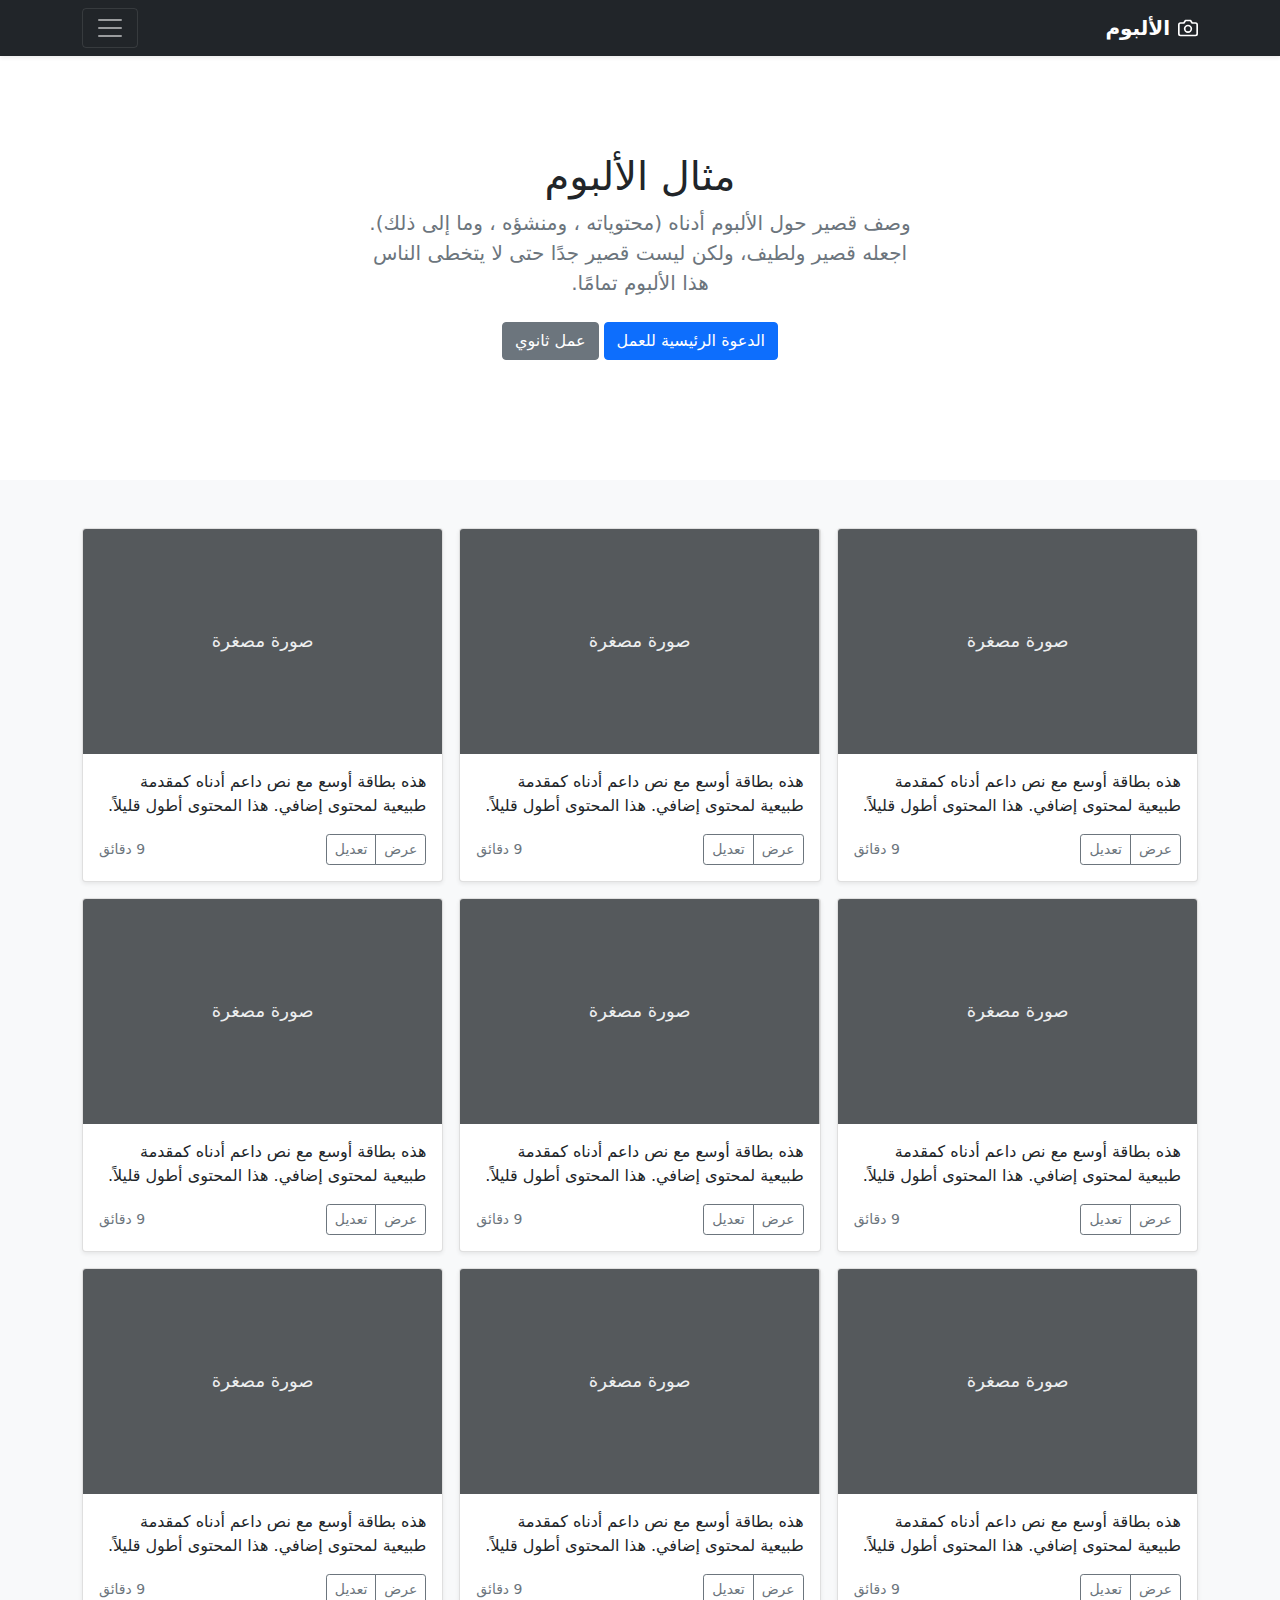
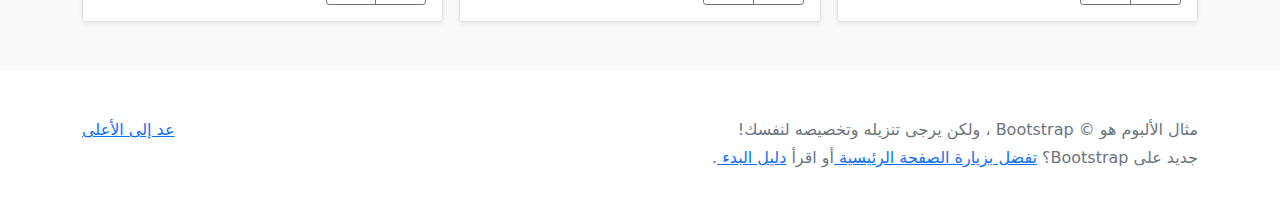
<file: bootstrap-5.0.2-examples/album-rtl/index.html>
<!doctype html>
<html lang="ar" dir="rtl">
  <head>
    <meta charset="utf-8">
    <meta name="viewport" content="width=device-width, initial-scale=1">
    <meta name="description" content="">
    <meta name="author" content="Mark Otto, Jacob Thornton, and Bootstrap contributors">
    <meta name="generator" content="Hugo 0.84.0">
    <title>مثال الألبوم · Bootstrap v5.0</title>

    <link rel="canonical" href="https://getbootstrap.com/docs/5.0/examples/album-rtl/">

    

    <!-- Bootstrap core CSS -->
<link href="../assets/dist/css/bootstrap.rtl.min.css" rel="stylesheet">

    <style>
      .bd-placeholder-img {
        font-size: 1.125rem;
        text-anchor: middle;
        -webkit-user-select: none;
        -moz-user-select: none;
        user-select: none;
      }

      @media (min-width: 768px) {
        .bd-placeholder-img-lg {
          font-size: 3.5rem;
        }
      }
    </style>

    
  </head>
  <body>
    
<header>
  <div class="collapse bg-dark" id="navbarHeader">
    <div class="container">
      <div class="row">
        <div class="col-sm-8 col-md-7 py-4">
          <h4 class="text-white">حول</h4>
          <p class="text-muted">أضف بعض المعلومات حول الألبوم، المؤلف، أو أي سياق خلفية آخر. اجعلها بضع جمل حتى يتمكن الزوار من التقاط بعض التلميحات المفيدة. ثم اربطها ببعض مواقع التواصل الاجتماعي أو معلومات الاتصال.</p>
        </div>
        <div class="col-sm-4 offset-md-1 py-4">
          <h4 class="text-white">تواصل معي</h4>
          <ul class="list-unstyled">
            <li><a href="#" class="text-white">تابعني على تويتر</a></li>
            <li><a href="#" class="text-white">شاركني الإعجاب في فيسبوك</a></li>
            <li><a href="#" class="text-white">راسلني على البريد الإلكتروني</a></li>
          </ul>
        </div>
      </div>
    </div>
  </div>
  <div class="navbar navbar-dark bg-dark shadow-sm">
    <div class="container">
      <a href="#" class="navbar-brand d-flex align-items-center">
        <svg xmlns="http://www.w3.org/2000/svg" width="20" height="20" fill="none" stroke="currentColor" stroke-linecap="round" stroke-linejoin="round" stroke-width="2" aria-hidden="true" class="me-2" viewBox="0 0 24 24"><path d="M23 19a2 2 0 0 1-2 2H3a2 2 0 0 1-2-2V8a2 2 0 0 1 2-2h4l2-3h6l2 3h4a2 2 0 0 1 2 2z"/><circle cx="12" cy="13" r="4"/></svg>
        <strong>الألبوم</strong>
      </a>
      <button class="navbar-toggler" type="button" data-bs-toggle="collapse" data-bs-target="#navbarHeader" aria-controls="navbarHeader" aria-expanded="false" aria-label="تبديل التنقل">
        <span class="navbar-toggler-icon"></span>
      </button>
    </div>
  </div>
</header>

<main>

  <section class="py-5 text-center container">
    <div class="row py-lg-5">
      <div class="col-lg-6 col-md-8 mx-auto">
        <h1 class="fw-light">مثال الألبوم</h1>
        <p class="lead text-muted">وصف قصير حول الألبوم أدناه (محتوياته ، ومنشؤه ، وما إلى ذلك). اجعله قصير ولطيف، ولكن ليست قصير جدًا حتى لا يتخطى الناس هذا الألبوم تمامًا.</p>
        <p>
          <a href="#" class="btn btn-primary my-2">الدعوة الرئيسية للعمل</a>
          <a href="#" class="btn btn-secondary my-2">عمل ثانوي</a>
        </p>
      </div>
    </div>
  </section>

  <div class="album py-5 bg-light">
    <div class="container">

      <div class="row row-cols-1 row-cols-sm-2 row-cols-md-3 g-3">
        <div class="col">
          <div class="card shadow-sm">
            <svg class="bd-placeholder-img card-img-top" width="100%" height="225" xmlns="http://www.w3.org/2000/svg" role="img" aria-label="Placeholder: صورة مصغرة" preserveAspectRatio="xMidYMid slice" focusable="false"><title>Placeholder</title><rect width="100%" height="100%" fill="#55595c"/><text x="50%" y="50%" fill="#eceeef" dy=".3em">صورة مصغرة</text></svg>

            <div class="card-body">
              <p class="card-text">هذه بطاقة أوسع مع نص داعم أدناه كمقدمة طبيعية لمحتوى إضافي. هذا المحتوى أطول قليلاً.</p>
              <div class="d-flex justify-content-between align-items-center">
                <div class="btn-group">
                  <button type="button" class="btn btn-sm btn-outline-secondary">عرض</button>
                  <button type="button" class="btn btn-sm btn-outline-secondary">تعديل</button>
                </div>
                <small class="text-muted">9 دقائق</small>
              </div>
            </div>
          </div>
        </div>
        <div class="col">
          <div class="card shadow-sm">
            <svg class="bd-placeholder-img card-img-top" width="100%" height="225" xmlns="http://www.w3.org/2000/svg" role="img" aria-label="Placeholder: صورة مصغرة" preserveAspectRatio="xMidYMid slice" focusable="false"><title>Placeholder</title><rect width="100%" height="100%" fill="#55595c"/><text x="50%" y="50%" fill="#eceeef" dy=".3em">صورة مصغرة</text></svg>

            <div class="card-body">
              <p class="card-text">هذه بطاقة أوسع مع نص داعم أدناه كمقدمة طبيعية لمحتوى إضافي. هذا المحتوى أطول قليلاً.</p>
              <div class="d-flex justify-content-between align-items-center">
                <div class="btn-group">
                  <button type="button" class="btn btn-sm btn-outline-secondary">عرض</button>
                  <button type="button" class="btn btn-sm btn-outline-secondary">تعديل</button>
                </div>
                <small class="text-muted">9 دقائق</small>
              </div>
            </div>
          </div>
        </div>
        <div class="col">
          <div class="card shadow-sm">
            <svg class="bd-placeholder-img card-img-top" width="100%" height="225" xmlns="http://www.w3.org/2000/svg" role="img" aria-label="Placeholder: صورة مصغرة" preserveAspectRatio="xMidYMid slice" focusable="false"><title>Placeholder</title><rect width="100%" height="100%" fill="#55595c"/><text x="50%" y="50%" fill="#eceeef" dy=".3em">صورة مصغرة</text></svg>

            <div class="card-body">
              <p class="card-text">هذه بطاقة أوسع مع نص داعم أدناه كمقدمة طبيعية لمحتوى إضافي. هذا المحتوى أطول قليلاً.</p>
              <div class="d-flex justify-content-between align-items-center">
                <div class="btn-group">
                  <button type="button" class="btn btn-sm btn-outline-secondary">عرض</button>
                  <button type="button" class="btn btn-sm btn-outline-secondary">تعديل</button>
                </div>
                <small class="text-muted">9 دقائق</small>
              </div>
            </div>
          </div>
        </div>

        <div class="col">
          <div class="card shadow-sm">
            <svg class="bd-placeholder-img card-img-top" width="100%" height="225" xmlns="http://www.w3.org/2000/svg" role="img" aria-label="Placeholder: صورة مصغرة" preserveAspectRatio="xMidYMid slice" focusable="false"><title>Placeholder</title><rect width="100%" height="100%" fill="#55595c"/><text x="50%" y="50%" fill="#eceeef" dy=".3em">صورة مصغرة</text></svg>

            <div class="card-body">
              <p class="card-text">هذه بطاقة أوسع مع نص داعم أدناه كمقدمة طبيعية لمحتوى إضافي. هذا المحتوى أطول قليلاً.</p>
              <div class="d-flex justify-content-between align-items-center">
                <div class="btn-group">
                  <button type="button" class="btn btn-sm btn-outline-secondary">عرض</button>
                  <button type="button" class="btn btn-sm btn-outline-secondary">تعديل</button>
                </div>
                <small class="text-muted">9 دقائق</small>
              </div>
            </div>
          </div>
        </div>
        <div class="col">
          <div class="card shadow-sm">
            <svg class="bd-placeholder-img card-img-top" width="100%" height="225" xmlns="http://www.w3.org/2000/svg" role="img" aria-label="Placeholder: صورة مصغرة" preserveAspectRatio="xMidYMid slice" focusable="false"><title>Placeholder</title><rect width="100%" height="100%" fill="#55595c"/><text x="50%" y="50%" fill="#eceeef" dy=".3em">صورة مصغرة</text></svg>

            <div class="card-body">
              <p class="card-text">هذه بطاقة أوسع مع نص داعم أدناه كمقدمة طبيعية لمحتوى إضافي. هذا المحتوى أطول قليلاً.</p>
              <div class="d-flex justify-content-between align-items-center">
                <div class="btn-group">
                  <button type="button" class="btn btn-sm btn-outline-secondary">عرض</button>
                  <button type="button" class="btn btn-sm btn-outline-secondary">تعديل</button>
                </div>
                <small class="text-muted">9 دقائق</small>
              </div>
            </div>
          </div>
        </div>
        <div class="col">
          <div class="card shadow-sm">
            <svg class="bd-placeholder-img card-img-top" width="100%" height="225" xmlns="http://www.w3.org/2000/svg" role="img" aria-label="Placeholder: صورة مصغرة" preserveAspectRatio="xMidYMid slice" focusable="false"><title>Placeholder</title><rect width="100%" height="100%" fill="#55595c"/><text x="50%" y="50%" fill="#eceeef" dy=".3em">صورة مصغرة</text></svg>

            <div class="card-body">
              <p class="card-text">هذه بطاقة أوسع مع نص داعم أدناه كمقدمة طبيعية لمحتوى إضافي. هذا المحتوى أطول قليلاً.</p>
              <div class="d-flex justify-content-between align-items-center">
                <div class="btn-group">
                  <button type="button" class="btn btn-sm btn-outline-secondary">عرض</button>
                  <button type="button" class="btn btn-sm btn-outline-secondary">تعديل</button>
                </div>
                <small class="text-muted">9 دقائق</small>
              </div>
            </div>
          </div>
        </div>

        <div class="col">
          <div class="card shadow-sm">
            <svg class="bd-placeholder-img card-img-top" width="100%" height="225" xmlns="http://www.w3.org/2000/svg" role="img" aria-label="Placeholder: صورة مصغرة" preserveAspectRatio="xMidYMid slice" focusable="false"><title>Placeholder</title><rect width="100%" height="100%" fill="#55595c"/><text x="50%" y="50%" fill="#eceeef" dy=".3em">صورة مصغرة</text></svg>

            <div class="card-body">
              <p class="card-text">هذه بطاقة أوسع مع نص داعم أدناه كمقدمة طبيعية لمحتوى إضافي. هذا المحتوى أطول قليلاً.</p>
              <div class="d-flex justify-content-between align-items-center">
                <div class="btn-group">
                  <button type="button" class="btn btn-sm btn-outline-secondary">عرض</button>
                  <button type="button" class="btn btn-sm btn-outline-secondary">تعديل</button>
                </div>
                <small class="text-muted">9 دقائق</small>
              </div>
            </div>
          </div>
        </div>
        <div class="col">
          <div class="card shadow-sm">
            <svg class="bd-placeholder-img card-img-top" width="100%" height="225" xmlns="http://www.w3.org/2000/svg" role="img" aria-label="Placeholder: صورة مصغرة" preserveAspectRatio="xMidYMid slice" focusable="false"><title>Placeholder</title><rect width="100%" height="100%" fill="#55595c"/><text x="50%" y="50%" fill="#eceeef" dy=".3em">صورة مصغرة</text></svg>

            <div class="card-body">
              <p class="card-text">هذه بطاقة أوسع مع نص داعم أدناه كمقدمة طبيعية لمحتوى إضافي. هذا المحتوى أطول قليلاً.</p>
              <div class="d-flex justify-content-between align-items-center">
                <div class="btn-group">
                  <button type="button" class="btn btn-sm btn-outline-secondary">عرض</button>
                  <button type="button" class="btn btn-sm btn-outline-secondary">تعديل</button>
                </div>
                <small class="text-muted">9 دقائق</small>
              </div>
            </div>
          </div>
        </div>
        <div class="col">
          <div class="card shadow-sm">
            <svg class="bd-placeholder-img card-img-top" width="100%" height="225" xmlns="http://www.w3.org/2000/svg" role="img" aria-label="Placeholder: صورة مصغرة" preserveAspectRatio="xMidYMid slice" focusable="false"><title>Placeholder</title><rect width="100%" height="100%" fill="#55595c"/><text x="50%" y="50%" fill="#eceeef" dy=".3em">صورة مصغرة</text></svg>

            <div class="card-body">
              <p class="card-text">هذه بطاقة أوسع مع نص داعم أدناه كمقدمة طبيعية لمحتوى إضافي. هذا المحتوى أطول قليلاً.</p>
              <div class="d-flex justify-content-between align-items-center">
                <div class="btn-group">
                  <button type="button" class="btn btn-sm btn-outline-secondary">عرض</button>
                  <button type="button" class="btn btn-sm btn-outline-secondary">تعديل</button>
                </div>
                <small class="text-muted">9 دقائق</small>
              </div>
            </div>
          </div>
        </div>
      </div>
    </div>
  </div>

</main>

<footer class="text-muted py-5">
  <div class="container">
    <p class="float-end mb-1">
      <a href="#">عد إلى الأعلى</a>
    </p>
    <p class="mb-1">مثال الألبوم هو © Bootstrap ، ولكن يرجى تنزيله وتخصيصه لنفسك!</p>
    <p class="mb-0">جديد على Bootstrap؟ <a href="/"> تفضل بزيارة الصفحة الرئيسية </a> أو اقرأ <a href="../getting-started/introduction/ "> دليل البدء </a>.</p>
  </div>
</footer>


    <script src="../assets/dist/js/bootstrap.bundle.min.js"></script>

      
  </body>
</html>
</file>
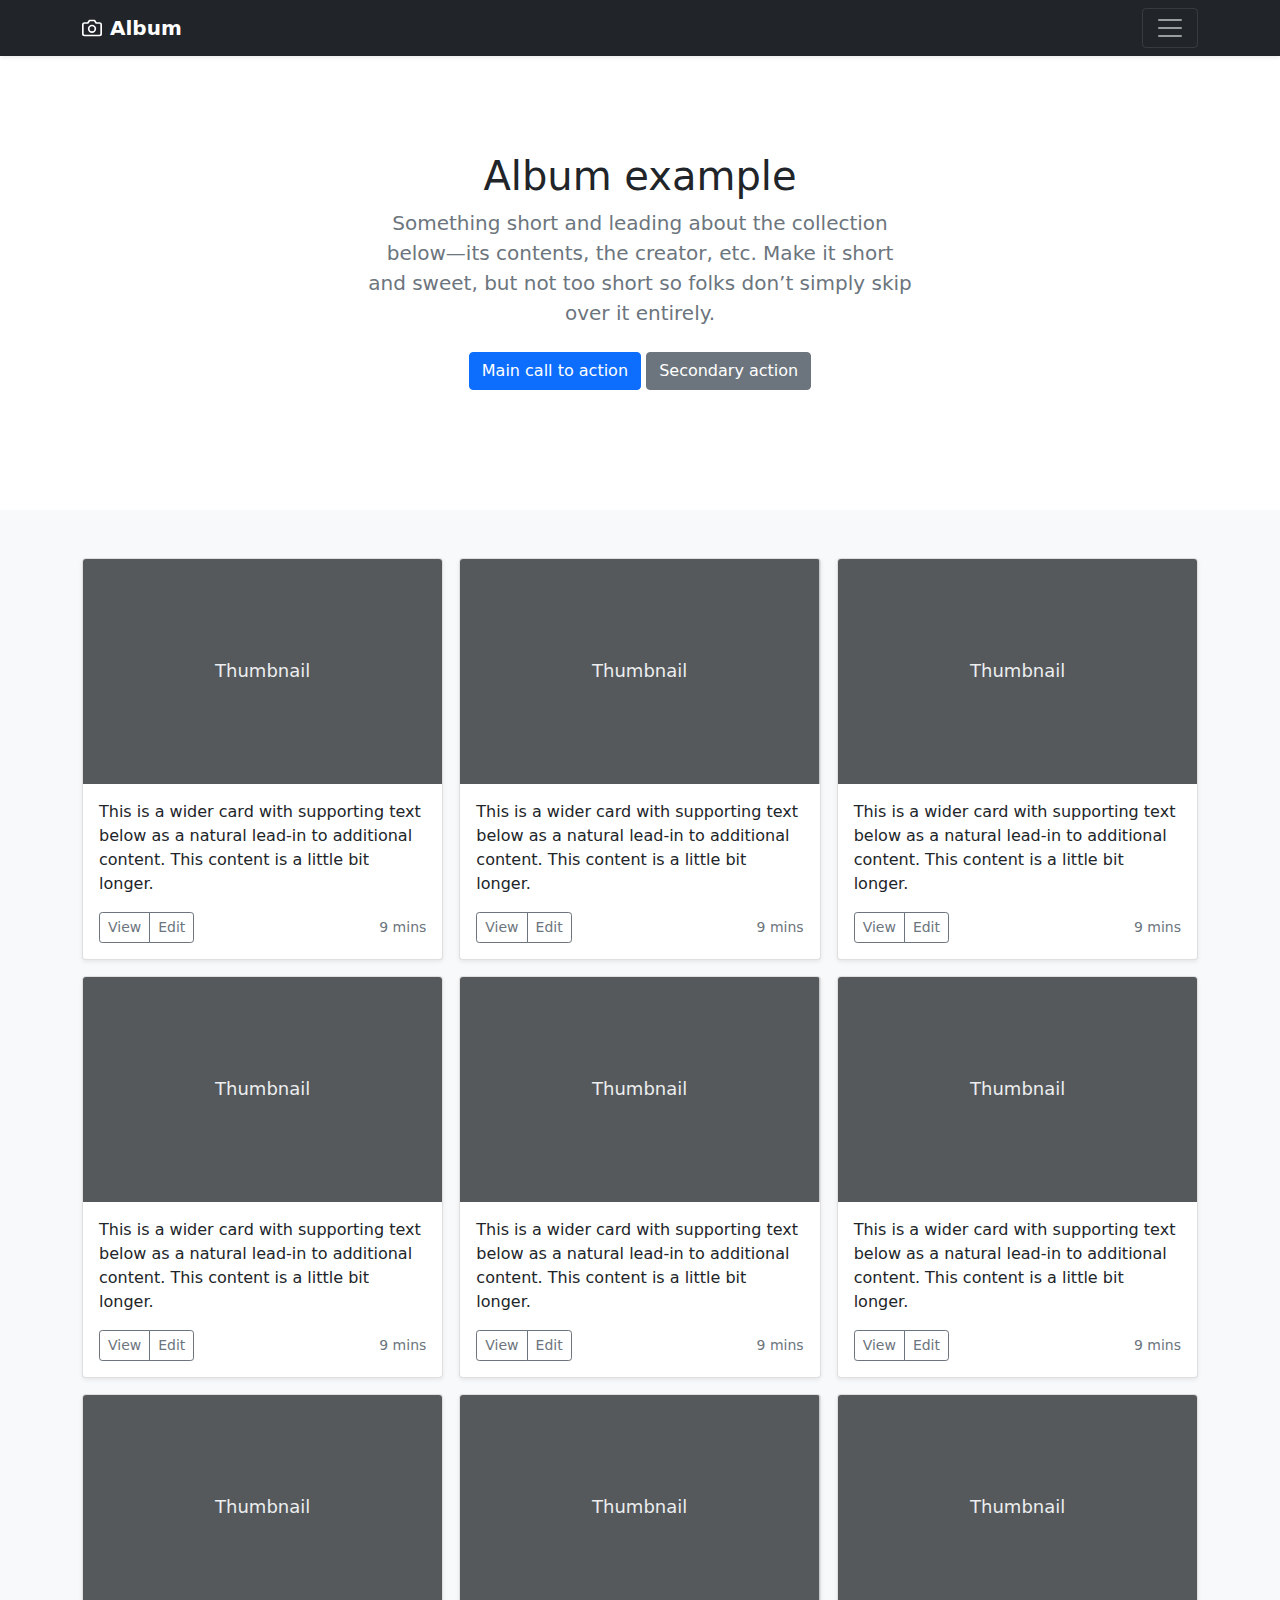
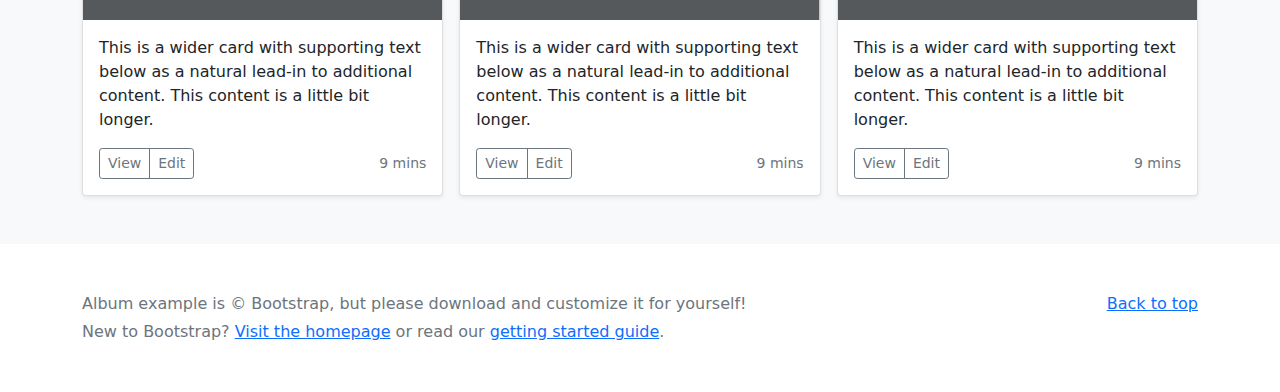
<file: bootstrap-5.0.2-examples/album/index.html>
<!doctype html>
<html lang="en">
  <head>
    <meta charset="utf-8">
    <meta name="viewport" content="width=device-width, initial-scale=1">
    <meta name="description" content="">
    <meta name="author" content="Mark Otto, Jacob Thornton, and Bootstrap contributors">
    <meta name="generator" content="Hugo 0.84.0">
    <title>Album example · Bootstrap v5.0</title>

    <link rel="canonical" href="https://getbootstrap.com/docs/5.0/examples/album/">

    

    <!-- Bootstrap core CSS -->
<link href="../assets/dist/css/bootstrap.min.css" rel="stylesheet">

    <style>
      .bd-placeholder-img {
        font-size: 1.125rem;
        text-anchor: middle;
        -webkit-user-select: none;
        -moz-user-select: none;
        user-select: none;
      }

      @media (min-width: 768px) {
        .bd-placeholder-img-lg {
          font-size: 3.5rem;
        }
      }
    </style>

    
  </head>
  <body>
    
<header>
  <div class="collapse bg-dark" id="navbarHeader">
    <div class="container">
      <div class="row">
        <div class="col-sm-8 col-md-7 py-4">
          <h4 class="text-white">About</h4>
          <p class="text-muted">Add some information about the album below, the author, or any other background context. Make it a few sentences long so folks can pick up some informative tidbits. Then, link them off to some social networking sites or contact information.</p>
        </div>
        <div class="col-sm-4 offset-md-1 py-4">
          <h4 class="text-white">Contact</h4>
          <ul class="list-unstyled">
            <li><a href="#" class="text-white">Follow on Twitter</a></li>
            <li><a href="#" class="text-white">Like on Facebook</a></li>
            <li><a href="#" class="text-white">Email me</a></li>
          </ul>
        </div>
      </div>
    </div>
  </div>
  <div class="navbar navbar-dark bg-dark shadow-sm">
    <div class="container">
      <a href="#" class="navbar-brand d-flex align-items-center">
        <svg xmlns="http://www.w3.org/2000/svg" width="20" height="20" fill="none" stroke="currentColor" stroke-linecap="round" stroke-linejoin="round" stroke-width="2" aria-hidden="true" class="me-2" viewBox="0 0 24 24"><path d="M23 19a2 2 0 0 1-2 2H3a2 2 0 0 1-2-2V8a2 2 0 0 1 2-2h4l2-3h6l2 3h4a2 2 0 0 1 2 2z"/><circle cx="12" cy="13" r="4"/></svg>
        <strong>Album</strong>
      </a>
      <button class="navbar-toggler" type="button" data-bs-toggle="collapse" data-bs-target="#navbarHeader" aria-controls="navbarHeader" aria-expanded="false" aria-label="Toggle navigation">
        <span class="navbar-toggler-icon"></span>
      </button>
    </div>
  </div>
</header>

<main>

  <section class="py-5 text-center container">
    <div class="row py-lg-5">
      <div class="col-lg-6 col-md-8 mx-auto">
        <h1 class="fw-light">Album example</h1>
        <p class="lead text-muted">Something short and leading about the collection below—its contents, the creator, etc. Make it short and sweet, but not too short so folks don’t simply skip over it entirely.</p>
        <p>
          <a href="#" class="btn btn-primary my-2">Main call to action</a>
          <a href="#" class="btn btn-secondary my-2">Secondary action</a>
        </p>
      </div>
    </div>
  </section>

  <div class="album py-5 bg-light">
    <div class="container">

      <div class="row row-cols-1 row-cols-sm-2 row-cols-md-3 g-3">
        <div class="col">
          <div class="card shadow-sm">
            <svg class="bd-placeholder-img card-img-top" width="100%" height="225" xmlns="http://www.w3.org/2000/svg" role="img" aria-label="Placeholder: Thumbnail" preserveAspectRatio="xMidYMid slice" focusable="false"><title>Placeholder</title><rect width="100%" height="100%" fill="#55595c"/><text x="50%" y="50%" fill="#eceeef" dy=".3em">Thumbnail</text></svg>

            <div class="card-body">
              <p class="card-text">This is a wider card with supporting text below as a natural lead-in to additional content. This content is a little bit longer.</p>
              <div class="d-flex justify-content-between align-items-center">
                <div class="btn-group">
                  <button type="button" class="btn btn-sm btn-outline-secondary">View</button>
                  <button type="button" class="btn btn-sm btn-outline-secondary">Edit</button>
                </div>
                <small class="text-muted">9 mins</small>
              </div>
            </div>
          </div>
        </div>
        <div class="col">
          <div class="card shadow-sm">
            <svg class="bd-placeholder-img card-img-top" width="100%" height="225" xmlns="http://www.w3.org/2000/svg" role="img" aria-label="Placeholder: Thumbnail" preserveAspectRatio="xMidYMid slice" focusable="false"><title>Placeholder</title><rect width="100%" height="100%" fill="#55595c"/><text x="50%" y="50%" fill="#eceeef" dy=".3em">Thumbnail</text></svg>

            <div class="card-body">
              <p class="card-text">This is a wider card with supporting text below as a natural lead-in to additional content. This content is a little bit longer.</p>
              <div class="d-flex justify-content-between align-items-center">
                <div class="btn-group">
                  <button type="button" class="btn btn-sm btn-outline-secondary">View</button>
                  <button type="button" class="btn btn-sm btn-outline-secondary">Edit</button>
                </div>
                <small class="text-muted">9 mins</small>
              </div>
            </div>
          </div>
        </div>
        <div class="col">
          <div class="card shadow-sm">
            <svg class="bd-placeholder-img card-img-top" width="100%" height="225" xmlns="http://www.w3.org/2000/svg" role="img" aria-label="Placeholder: Thumbnail" preserveAspectRatio="xMidYMid slice" focusable="false"><title>Placeholder</title><rect width="100%" height="100%" fill="#55595c"/><text x="50%" y="50%" fill="#eceeef" dy=".3em">Thumbnail</text></svg>

            <div class="card-body">
              <p class="card-text">This is a wider card with supporting text below as a natural lead-in to additional content. This content is a little bit longer.</p>
              <div class="d-flex justify-content-between align-items-center">
                <div class="btn-group">
                  <button type="button" class="btn btn-sm btn-outline-secondary">View</button>
                  <button type="button" class="btn btn-sm btn-outline-secondary">Edit</button>
                </div>
                <small class="text-muted">9 mins</small>
              </div>
            </div>
          </div>
        </div>

        <div class="col">
          <div class="card shadow-sm">
            <svg class="bd-placeholder-img card-img-top" width="100%" height="225" xmlns="http://www.w3.org/2000/svg" role="img" aria-label="Placeholder: Thumbnail" preserveAspectRatio="xMidYMid slice" focusable="false"><title>Placeholder</title><rect width="100%" height="100%" fill="#55595c"/><text x="50%" y="50%" fill="#eceeef" dy=".3em">Thumbnail</text></svg>

            <div class="card-body">
              <p class="card-text">This is a wider card with supporting text below as a natural lead-in to additional content. This content is a little bit longer.</p>
              <div class="d-flex justify-content-between align-items-center">
                <div class="btn-group">
                  <button type="button" class="btn btn-sm btn-outline-secondary">View</button>
                  <button type="button" class="btn btn-sm btn-outline-secondary">Edit</button>
                </div>
                <small class="text-muted">9 mins</small>
              </div>
            </div>
          </div>
        </div>
        <div class="col">
          <div class="card shadow-sm">
            <svg class="bd-placeholder-img card-img-top" width="100%" height="225" xmlns="http://www.w3.org/2000/svg" role="img" aria-label="Placeholder: Thumbnail" preserveAspectRatio="xMidYMid slice" focusable="false"><title>Placeholder</title><rect width="100%" height="100%" fill="#55595c"/><text x="50%" y="50%" fill="#eceeef" dy=".3em">Thumbnail</text></svg>

            <div class="card-body">
              <p class="card-text">This is a wider card with supporting text below as a natural lead-in to additional content. This content is a little bit longer.</p>
              <div class="d-flex justify-content-between align-items-center">
                <div class="btn-group">
                  <button type="button" class="btn btn-sm btn-outline-secondary">View</button>
                  <button type="button" class="btn btn-sm btn-outline-secondary">Edit</button>
                </div>
                <small class="text-muted">9 mins</small>
              </div>
            </div>
          </div>
        </div>
        <div class="col">
          <div class="card shadow-sm">
            <svg class="bd-placeholder-img card-img-top" width="100%" height="225" xmlns="http://www.w3.org/2000/svg" role="img" aria-label="Placeholder: Thumbnail" preserveAspectRatio="xMidYMid slice" focusable="false"><title>Placeholder</title><rect width="100%" height="100%" fill="#55595c"/><text x="50%" y="50%" fill="#eceeef" dy=".3em">Thumbnail</text></svg>

            <div class="card-body">
              <p class="card-text">This is a wider card with supporting text below as a natural lead-in to additional content. This content is a little bit longer.</p>
              <div class="d-flex justify-content-between align-items-center">
                <div class="btn-group">
                  <button type="button" class="btn btn-sm btn-outline-secondary">View</button>
                  <button type="button" class="btn btn-sm btn-outline-secondary">Edit</button>
                </div>
                <small class="text-muted">9 mins</small>
              </div>
            </div>
          </div>
        </div>

        <div class="col">
          <div class="card shadow-sm">
            <svg class="bd-placeholder-img card-img-top" width="100%" height="225" xmlns="http://www.w3.org/2000/svg" role="img" aria-label="Placeholder: Thumbnail" preserveAspectRatio="xMidYMid slice" focusable="false"><title>Placeholder</title><rect width="100%" height="100%" fill="#55595c"/><text x="50%" y="50%" fill="#eceeef" dy=".3em">Thumbnail</text></svg>

            <div class="card-body">
              <p class="card-text">This is a wider card with supporting text below as a natural lead-in to additional content. This content is a little bit longer.</p>
              <div class="d-flex justify-content-between align-items-center">
                <div class="btn-group">
                  <button type="button" class="btn btn-sm btn-outline-secondary">View</button>
                  <button type="button" class="btn btn-sm btn-outline-secondary">Edit</button>
                </div>
                <small class="text-muted">9 mins</small>
              </div>
            </div>
          </div>
        </div>
        <div class="col">
          <div class="card shadow-sm">
            <svg class="bd-placeholder-img card-img-top" width="100%" height="225" xmlns="http://www.w3.org/2000/svg" role="img" aria-label="Placeholder: Thumbnail" preserveAspectRatio="xMidYMid slice" focusable="false"><title>Placeholder</title><rect width="100%" height="100%" fill="#55595c"/><text x="50%" y="50%" fill="#eceeef" dy=".3em">Thumbnail</text></svg>

            <div class="card-body">
              <p class="card-text">This is a wider card with supporting text below as a natural lead-in to additional content. This content is a little bit longer.</p>
              <div class="d-flex justify-content-between align-items-center">
                <div class="btn-group">
                  <button type="button" class="btn btn-sm btn-outline-secondary">View</button>
                  <button type="button" class="btn btn-sm btn-outline-secondary">Edit</button>
                </div>
                <small class="text-muted">9 mins</small>
              </div>
            </div>
          </div>
        </div>
        <div class="col">
          <div class="card shadow-sm">
            <svg class="bd-placeholder-img card-img-top" width="100%" height="225" xmlns="http://www.w3.org/2000/svg" role="img" aria-label="Placeholder: Thumbnail" preserveAspectRatio="xMidYMid slice" focusable="false"><title>Placeholder</title><rect width="100%" height="100%" fill="#55595c"/><text x="50%" y="50%" fill="#eceeef" dy=".3em">Thumbnail</text></svg>

            <div class="card-body">
              <p class="card-text">This is a wider card with supporting text below as a natural lead-in to additional content. This content is a little bit longer.</p>
              <div class="d-flex justify-content-between align-items-center">
                <div class="btn-group">
                  <button type="button" class="btn btn-sm btn-outline-secondary">View</button>
                  <button type="button" class="btn btn-sm btn-outline-secondary">Edit</button>
                </div>
                <small class="text-muted">9 mins</small>
              </div>
            </div>
          </div>
        </div>
      </div>
    </div>
  </div>

</main>

<footer class="text-muted py-5">
  <div class="container">
    <p class="float-end mb-1">
      <a href="#">Back to top</a>
    </p>
    <p class="mb-1">Album example is &copy; Bootstrap, but please download and customize it for yourself!</p>
    <p class="mb-0">New to Bootstrap? <a href="/">Visit the homepage</a> or read our <a href="../getting-started/introduction/">getting started guide</a>.</p>
  </div>
</footer>


    <script src="../assets/dist/js/bootstrap.bundle.min.js"></script>

      
  </body>
</html>
</file>
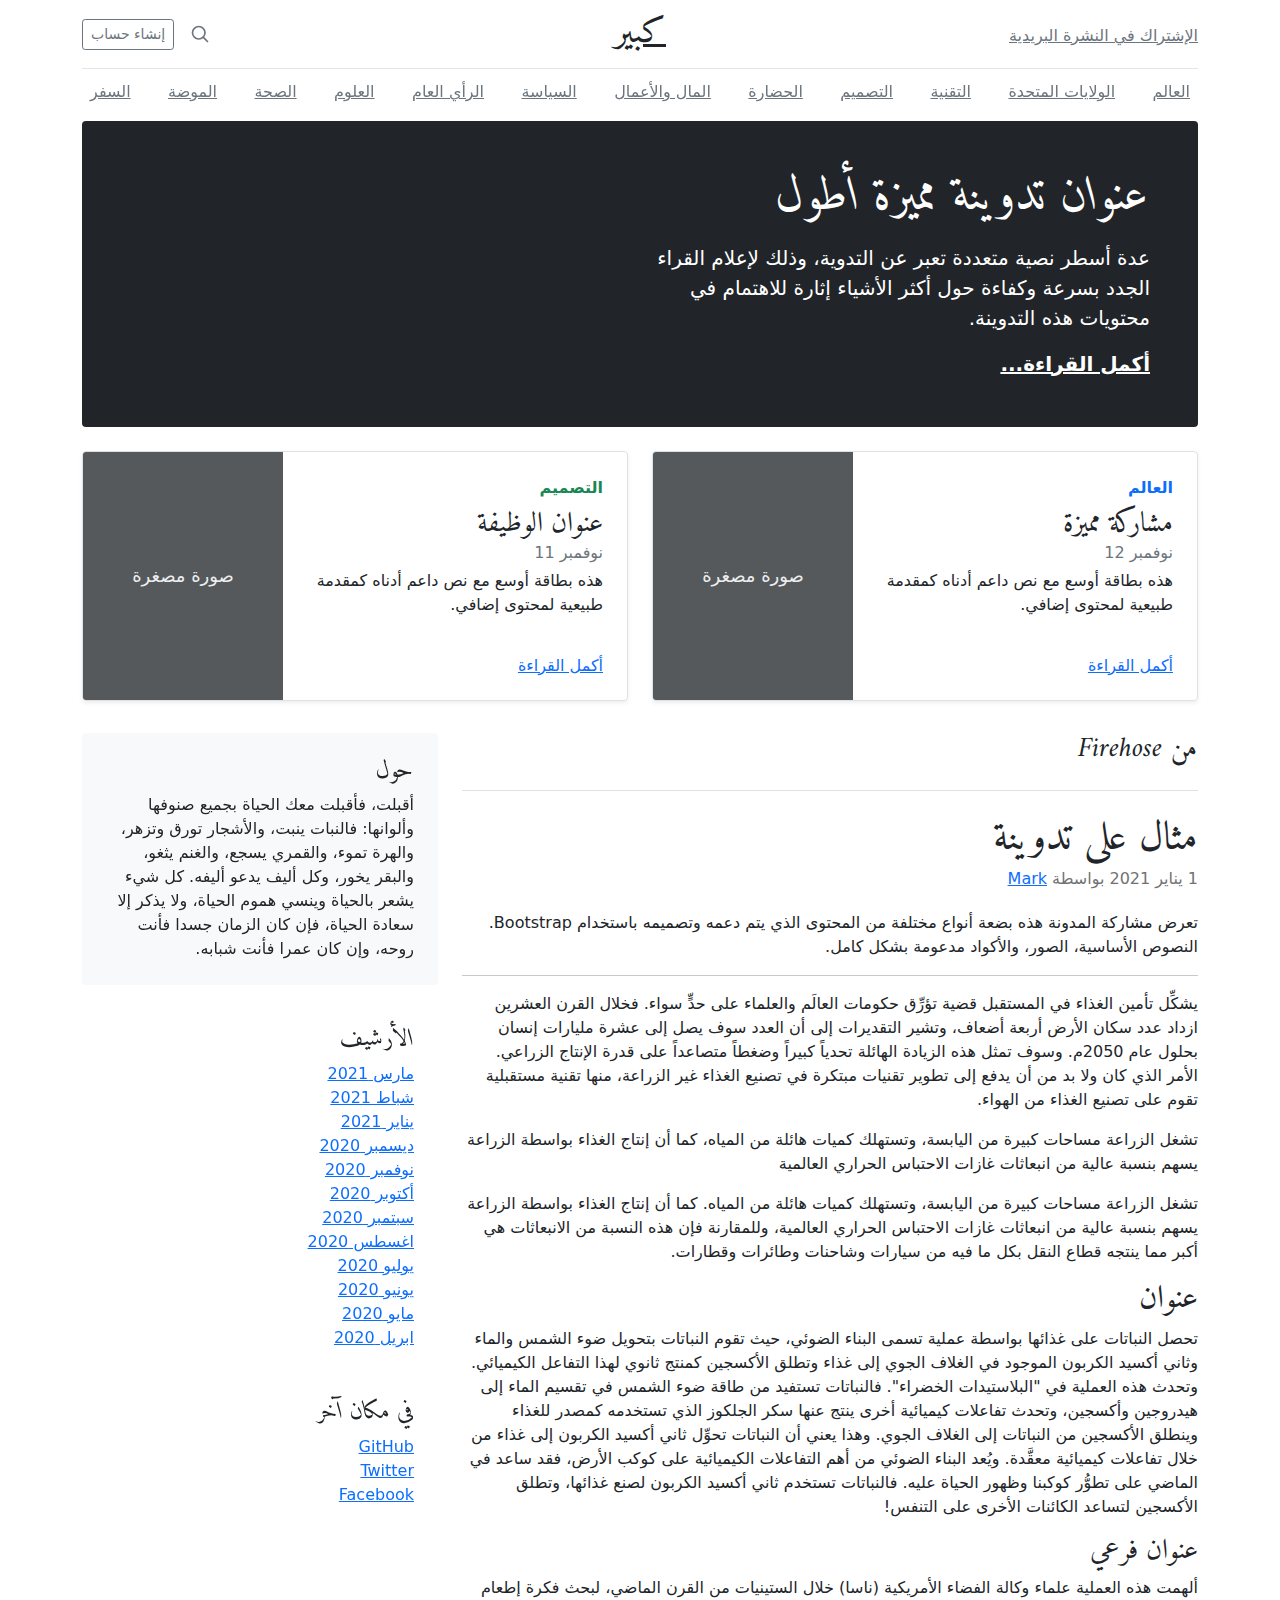
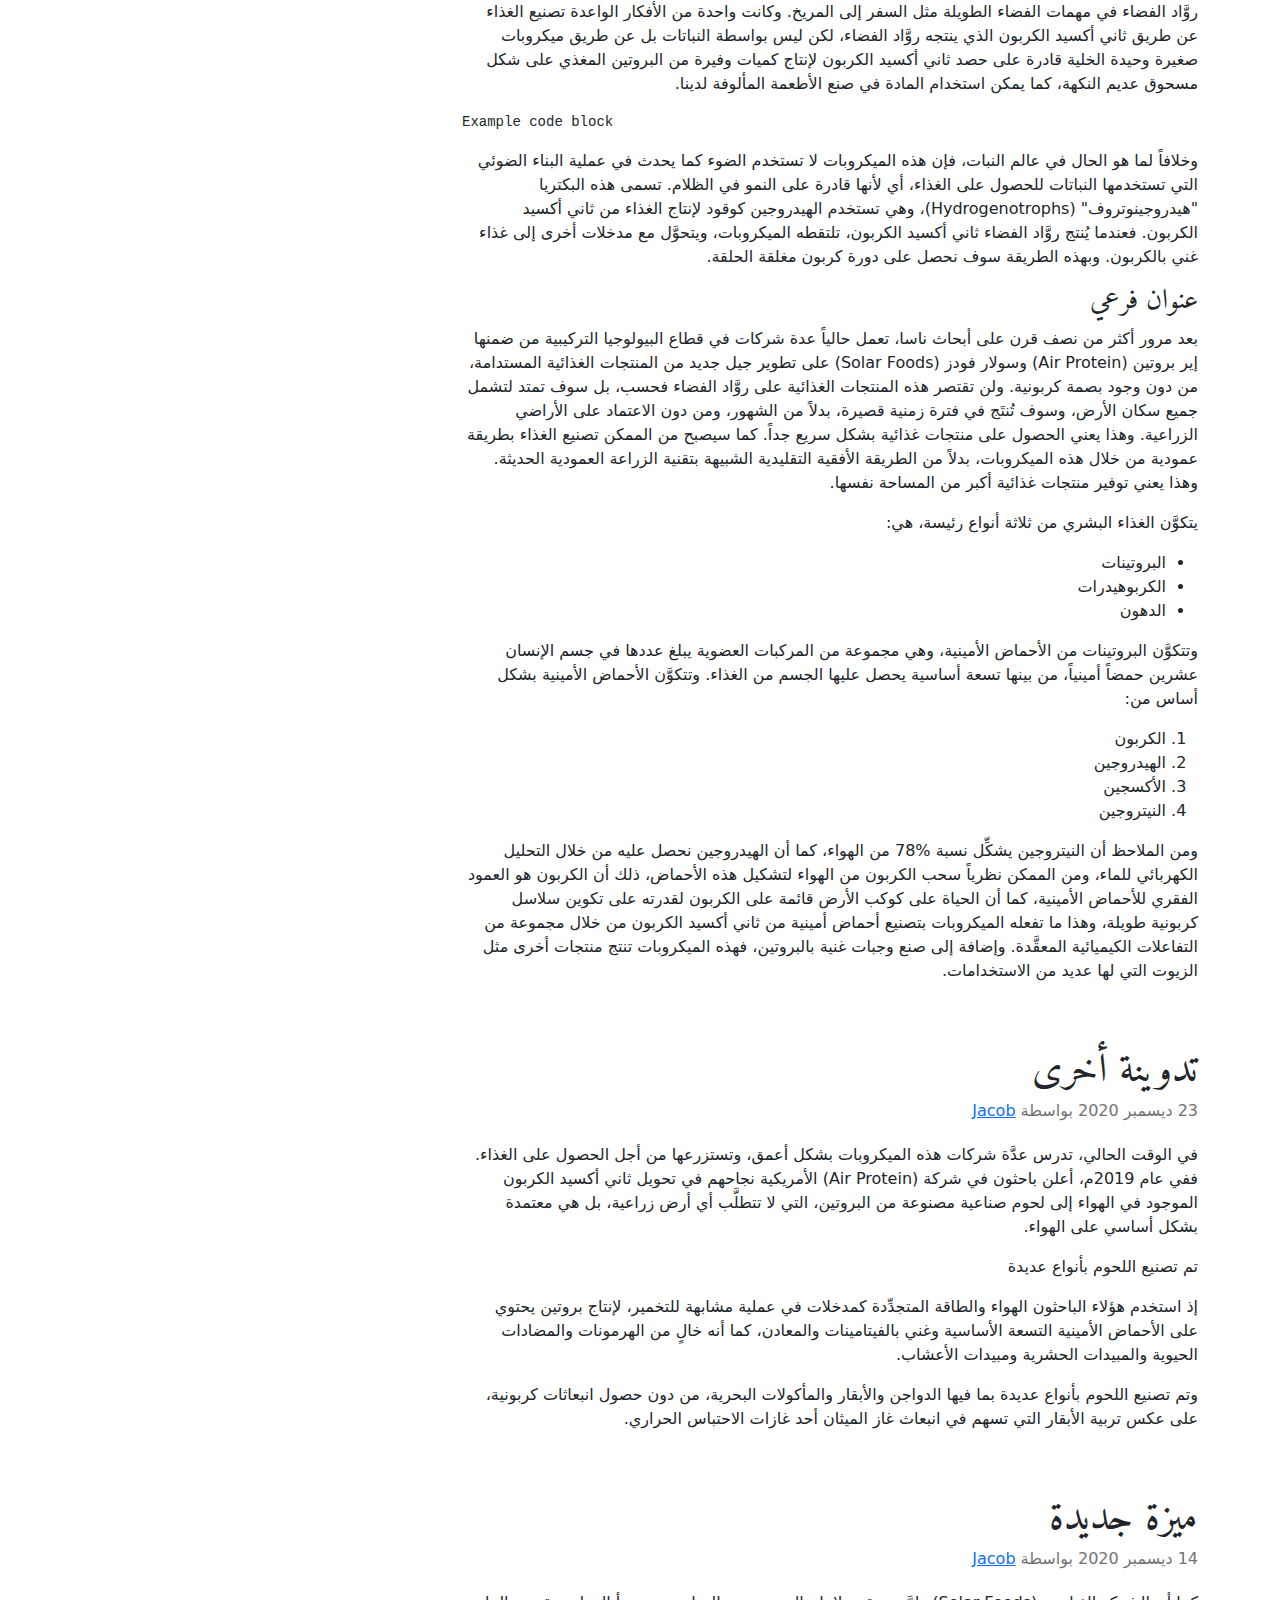
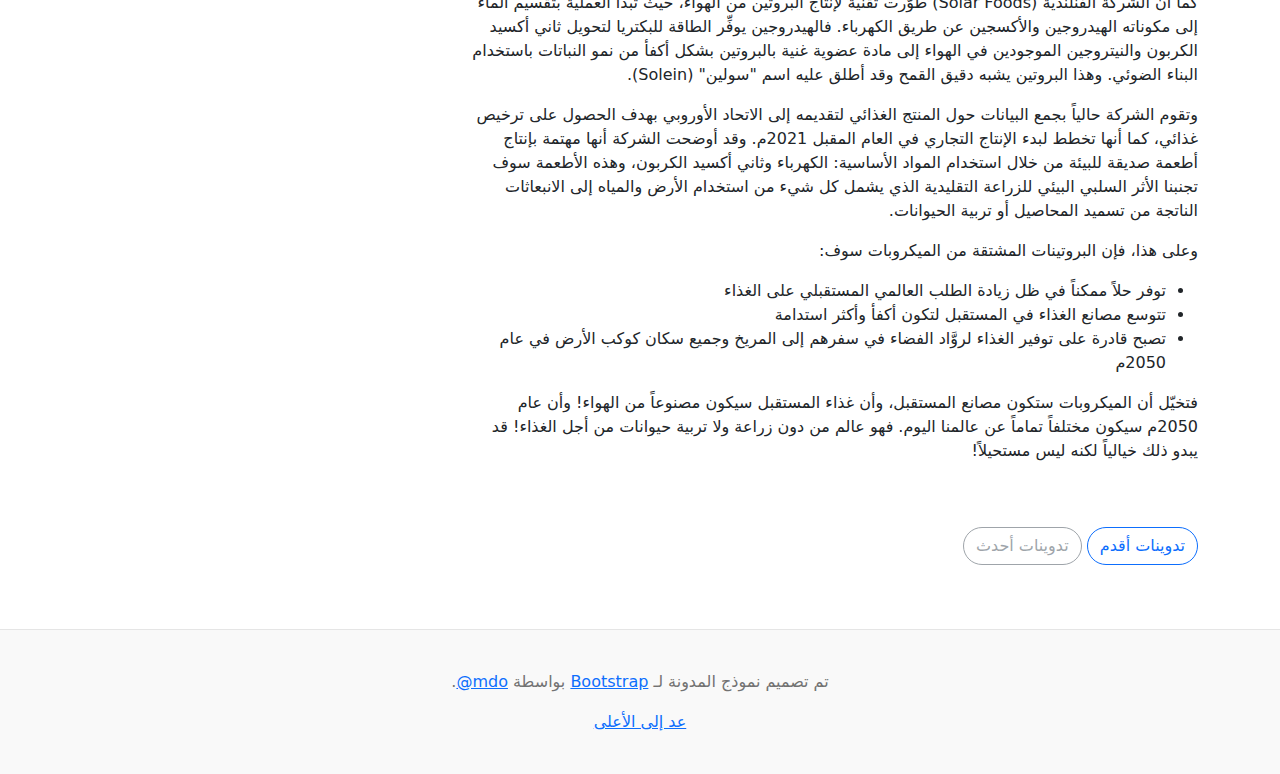
<file: bootstrap-5.0.2-examples/blog-rtl/index.html>
<!doctype html>
<html lang="ar" dir="rtl">
  <head>
    <meta charset="utf-8">
    <meta name="viewport" content="width=device-width, initial-scale=1">
    <meta name="description" content="">
    <meta name="author" content="Mark Otto, Jacob Thornton, and Bootstrap contributors">
    <meta name="generator" content="Hugo 0.84.0">
    <title>قالب المدونة · Bootstrap v5.0</title>

    <link rel="canonical" href="https://getbootstrap.com/docs/5.0/examples/blog-rtl/">

    

    <!-- Bootstrap core CSS -->
<link href="../assets/dist/css/bootstrap.rtl.min.css" rel="stylesheet">

    <style>
      .bd-placeholder-img {
        font-size: 1.125rem;
        text-anchor: middle;
        -webkit-user-select: none;
        -moz-user-select: none;
        user-select: none;
      }

      @media (min-width: 768px) {
        .bd-placeholder-img-lg {
          font-size: 3.5rem;
        }
      }
    </style>

    
    <!-- Custom styles for this template -->
    <link href="https://fonts.googleapis.com/css?family=Amiri:wght@400;700&amp;display=swap" rel="stylesheet">
    <!-- Custom styles for this template -->
    <link href="../blog/blog.rtl.css" rel="stylesheet">
  </head>
  <body>
    
<div class="container">
  <header class="blog-header py-3">
    <div class="row flex-nowrap justify-content-between align-items-center">
      <div class="col-4 pt-1">
        <a class="link-secondary" href="#">الإشتراك في النشرة البريدية</a>
      </div>
      <div class="col-4 text-center">
        <a class="blog-header-logo text-dark" href="#">كبير</a>
      </div>
      <div class="col-4 d-flex justify-content-end align-items-center">
        <a class="link-secondary" href="#" aria-label="بحث">
          <svg xmlns="http://www.w3.org/2000/svg" width="20" height="20" fill="none" stroke="currentColor" stroke-linecap="round" stroke-linejoin="round" stroke-width="2" class="mx-3" role="img" viewBox="0 0 24 24"><title>بحث</title><circle cx="10.5" cy="10.5" r="7.5"/><path d="M21 21l-5.2-5.2"/></svg>
        </a>
        <a class="btn btn-sm btn-outline-secondary" href="#">إنشاء حساب</a>
      </div>
    </div>
  </header>

  <div class="nav-scroller py-1 mb-2">
    <nav class="nav d-flex justify-content-between">
      <a class="p-2 link-secondary" href="#">العالم</a>
      <a class="p-2 link-secondary" href="#">الولايات المتحدة</a>
      <a class="p-2 link-secondary" href="#">التقنية</a>
      <a class="p-2 link-secondary" href="#">التصميم</a>
      <a class="p-2 link-secondary" href="#">الحضارة</a>
      <a class="p-2 link-secondary" href="#">المال والأعمال</a>
      <a class="p-2 link-secondary" href="#">السياسة</a>
      <a class="p-2 link-secondary" href="#">الرأي العام</a>
      <a class="p-2 link-secondary" href="#">العلوم</a>
      <a class="p-2 link-secondary" href="#">الصحة</a>
      <a class="p-2 link-secondary" href="#">الموضة</a>
      <a class="p-2 link-secondary" href="#">السفر</a>
    </nav>
  </div>
</div>

<main class="container">
  <div class="p-4 p-md-5 mb-4 text-white rounded bg-dark">
    <div class="col-md-6 px-0">
      <h1 class="display-4 fst-italic">عنوان تدوينة مميزة أطول</h1>
      <p class="lead my-3">عدة أسطر نصية متعددة تعبر عن التدوية، وذلك لإعلام القراء الجدد بسرعة وكفاءة حول أكثر الأشياء إثارة للاهتمام في محتويات هذه التدوينة.</p>
      <p class="lead mb-0"><a href="#" class="text-white fw-bold">أكمل القراءة...</a></p>
    </div>
  </div>

  <div class="row mb-2">
    <div class="col-md-6">
      <div class="row g-0 border rounded overflow-hidden flex-md-row mb-4 shadow-sm h-md-250 position-relative">
        <div class="col p-4 d-flex flex-column position-static">
          <strong class="d-inline-block mb-2 text-primary">العالم</strong>
          <h3 class="mb-0">مشاركة مميزة</h3>
          <div class="mb-1 text-muted">نوفمبر 12</div>
          <p class="card-text mb-auto">هذه بطاقة أوسع مع نص داعم أدناه كمقدمة طبيعية لمحتوى إضافي.</p>
          <a href="#" class="stretched-link">أكمل القراءة</a>
        </div>
        <div class="col-auto d-none d-lg-block">
          <svg class="bd-placeholder-img" width="200" height="250" xmlns="http://www.w3.org/2000/svg" role="img" aria-label="Placeholder: صورة مصغرة" preserveAspectRatio="xMidYMid slice" focusable="false"><title>Placeholder</title><rect width="100%" height="100%" fill="#55595c"/><text x="50%" y="50%" fill="#eceeef" dy=".3em">صورة مصغرة</text></svg>

        </div>
      </div>
    </div>
    <div class="col-md-6">
      <div class="row g-0 border rounded overflow-hidden flex-md-row mb-4 shadow-sm h-md-250 position-relative">
        <div class="col p-4 d-flex flex-column position-static">
          <strong class="d-inline-block mb-2 text-success">التصميم</strong>
          <h3 class="mb-0">عنوان الوظيفة</h3>
          <div class="mb-1 text-muted">نوفمبر 11</div>
          <p class="mb-auto">هذه بطاقة أوسع مع نص داعم أدناه كمقدمة طبيعية لمحتوى إضافي.</p>
          <a href="#" class="stretched-link">أكمل القراءة</a>
        </div>
        <div class="col-auto d-none d-lg-block">
          <svg class="bd-placeholder-img" width="200" height="250" xmlns="http://www.w3.org/2000/svg" role="img" aria-label="Placeholder: صورة مصغرة" preserveAspectRatio="xMidYMid slice" focusable="false"><title>Placeholder</title><rect width="100%" height="100%" fill="#55595c"/><text x="50%" y="50%" fill="#eceeef" dy=".3em">صورة مصغرة</text></svg>

        </div>
      </div>
    </div>
  </div>

  <div class="row">
    <div class="col-md-8">
      <h3 class="pb-4 mb-4 fst-italic border-bottom">
        من Firehose
      </h3>

      <article class="blog-post">
        <h2 class="blog-post-title">مثال على تدوينة</h2>
        <p class="blog-post-meta">1 يناير 2021 بواسطة <a href="#"> Mark </a></p>

        <p>تعرض مشاركة المدونة هذه بضعة أنواع مختلفة من المحتوى الذي يتم دعمه وتصميمه باستخدام Bootstrap. النصوص الأساسية، الصور، والأكواد مدعومة بشكل كامل.</p>
        <hr>
        <p>يشكِّل تأمين الغذاء في المستقبل قضية تؤرِّق حكومات العالَم والعلماء على حدٍّ سواء. فخلال القرن العشرين ازداد عدد سكان الأرض أربعة أضعاف، وتشير التقديرات إلى أن العدد سوف يصل إلى عشرة مليارات إنسان بحلول عام 2050م. وسوف تمثل هذه الزيادة الهائلة تحدياً كبيراً وضغطاً متصاعداً على قدرة الإنتاج الزراعي. الأمر الذي كان ولا بد من أن يدفع إلى تطوير تقنيات مبتكرة في تصنيع الغذاء غير الزراعة، منها تقنية مستقبلية تقوم على تصنيع الغذاء من الهواء.</p>
        <blockquote>
          <p>تشغل الزراعة مساحات كبيرة من اليابسة، وتستهلك كميات هائلة من المياه، كما أن إنتاج الغذاء بواسطة الزراعة يسهم بنسبة عالية من انبعاثات غازات الاحتباس الحراري العالمية</p>
        </blockquote>
        <p>تشغل الزراعة مساحات كبيرة من اليابسة، وتستهلك كميات هائلة من المياه. كما أن إنتاج الغذاء بواسطة الزراعة يسهم بنسبة عالية من انبعاثات غازات الاحتباس الحراري العالمية، وللمقارنة فإن هذه النسبة من الانبعاثات هي أكبر مما ينتجه قطاع النقل بكل ما فيه من سيارات وشاحنات وطائرات وقطارات.</p>
        <h2>عنوان</h2>
        <p>تحصل النباتات على غذائها بواسطة عملية تسمى البناء الضوئي، حيث تقوم النباتات بتحويل ضوء الشمس والماء وثاني أكسيد الكربون الموجود في الغلاف الجوي إلى غذاء وتطلق الأكسجين كمنتج ثانوي لهذا التفاعل الكيميائي. وتحدث هذه العملية في "البلاستيدات الخضراء". فالنباتات تستفيد من طاقة ضوء الشمس في تقسيم الماء إلى هيدروجين وأكسجين، وتحدث تفاعلات كيميائية أخرى ينتج عنها سكر الجلكوز الذي تستخدمه كمصدر للغذاء وينطلق الأكسجين من النباتات إلى الغلاف الجوي. وهذا يعني أن النباتات تحوِّل ثاني أكسيد الكربون إلى غذاء من خلال تفاعلات كيميائية معقَّدة. ويُعد البناء الضوئي من أهم التفاعلات الكيميائية على كوكب الأرض، فقد ساعد في الماضي على تطوُّر كوكبنا وظهور الحياة عليه. فالنباتات تستخدم ثاني أكسيد الكربون لصنع غذائها، وتطلق الأكسجين لتساعد الكائنات الأخرى على التنفس!</p>
        <h3>عنوان فرعي</h3>
        <p>ألهمت هذه العملية علماء وكالة الفضاء الأمريكية (ناسا) خلال الستينيات من القرن الماضي، لبحث فكرة إطعام روَّاد الفضاء في مهمات الفضاء الطويلة مثل السفر إلى المريخ. وكانت واحدة من الأفكار الواعدة تصنيع الغذاء عن طريق ثاني أكسيد الكربون الذي ينتجه روَّاد الفضاء، لكن ليس بواسطة النباتات بل عن طريق ميكروبات صغيرة وحيدة الخلية قادرة على حصد ثاني أكسيد الكربون لإنتاج كميات وفيرة من البروتين المغذي على شكل مسحوق عديم النكهة، كما يمكن استخدام المادة في صنع الأطعمة المألوفة لدينا.</p>
        <pre><code>Example code block</code></pre>
        <p>وخلافاً لما هو الحال في عالم النبات، فإن هذه الميكروبات لا تستخدم الضوء كما يحدث في عملية البناء الضوئي التي تستخدمها النباتات للحصول على الغذاء، أي لأنها قادرة على النمو في الظلام. تسمى هذه البكتريا "هيدروجينوتروف" (Hydrogenotrophs)، وهي تستخدم الهيدروجين كوقود لإنتاج الغذاء من ثاني أكسيد الكربون. فعندما يُنتج روَّاد الفضاء ثاني أكسيد الكربون، تلتقطه الميكروبات، ويتحوَّل مع مدخلات أخرى إلى غذاء غني بالكربون. وبهذه الطريقة سوف نحصل على دورة كربون مغلقة الحلقة.</p>
        <h3>عنوان فرعي</h3>
        <p>بعد مرور أكثر من نصف قرن على أبحاث ناسا، تعمل حالياً عدة شركات في قطاع البيولوجيا التركيبية من ضمنها إير بروتين (Air Protein) وسولار فودز (Solar Foods) على تطوير جيل جديد من المنتجات الغذائية المستدامة، من دون وجود بصمة كربونية. ولن تقتصر هذه المنتجات الغذائية على روَّاد الفضاء فحسب، بل سوف تمتد لتشمل جميع سكان الأرض، وسوف تُنتَج في فترة زمنية قصيرة، بدلاً من الشهور، ومن دون الاعتماد على الأراضي الزراعية. وهذا يعني الحصول على منتجات غذائية بشكل سريع جداً. كما سيصبح من الممكن تصنيع الغذاء بطريقة عمودية من خلال هذه الميكروبات، بدلاً من الطريقة الأفقية التقليدية الشبيهة بتقنية الزراعة العمودية الحديثة. وهذا يعني توفير منتجات غذائية أكبر من المساحة نفسها.</p>
        <p>يتكوَّن الغذاء البشري من ثلاثة أنواع رئيسة، هي:</p>
        <ul>
          <li>البروتينات</li>
          <li>الكربوهيدرات</li>
          <li>الدهون</li>
        </ul>
        <p>وتتكوَّن البروتينات من الأحماض الأمينية، وهي مجموعة من المركبات العضوية يبلغ عددها في جسم الإنسان عشرين حمضاً أمينياً، من بينها تسعة أساسية يحصل عليها الجسم من الغذاء. وتتكوَّن الأحماض الأمينية بشكل أساس من:</p>
        <ol>
          <li>الكربون</li>
          <li>الهيدروجين</li>
          <li>الأكسجين</li>
          <li>النيتروجين</li>
        </ol>
        <p>ومن الملاحظ أن النيتروجين يشكِّل نسبة %78 من الهواء، كما أن الهيدروجين نحصل عليه من خلال التحليل الكهربائي للماء، ومن الممكن نظرياً سحب الكربون من الهواء لتشكيل هذه الأحماض، ذلك أن الكربون هو العمود الفقري للأحماض الأمينية، كما أن الحياة على كوكب الأرض قائمة على الكربون لقدرته على تكوين سلاسل كربونية طويلة، وهذا ما تفعله الميكروبات بتصنيع أحماض أمينية من ثاني أكسيد الكربون من خلال مجموعة من التفاعلات الكيميائية المعقَّدة. وإضافة إلى صنع وجبات غنية بالبروتين، فهذه الميكروبات تنتج منتجات أخرى مثل الزيوت التي لها عديد من الاستخدامات.</p>
      </article>

      <article class="blog-post">
        <h2 class="blog-post-title">تدوينة أخرى</h2>
        <p class="blog-post-meta">23 ديسمبر 2020 بواسطة <a href="#">Jacob</a></p>

        <p>في الوقت الحالي، تدرس عدَّة شركات هذه الميكروبات بشكل أعمق، وتستزرعها من أجل الحصول على الغذاء. ففي عام 2019م، أعلن باحثون في شركة (Air Protein) الأمريكية نجاحهم في تحويل ثاني أكسيد الكربون الموجود في الهواء إلى لحوم صناعية مصنوعة من البروتين، التي لا تتطلَّب أي أرض زراعية، بل هي معتمدة بشكل أساسي على الهواء.</p>
        <blockquote>
          <p>تم تصنيع اللحوم بأنواع عديدة</p>
        </blockquote>
        <p>إذ استخدم هؤلاء الباحثون الهواء والطاقة المتجدِّدة كمدخلات في عملية مشابهة للتخمير، لإنتاج بروتين يحتوي على الأحماض الأمينية التسعة الأساسية وغني بالفيتامينات والمعادن، كما أنه خالٍ من الهرمونات والمضادات الحيوية والمبيدات الحشرية ومبيدات الأعشاب.</p>
        <p> وتم تصنيع اللحوم بأنواع عديدة بما فيها الدواجن والأبقار والمأكولات البحرية، من دون حصول انبعاثات كربونية، على عكس تربية الأبقار التي تسهم في انبعاث غاز الميثان أحد غازات الاحتباس الحراري.</p>
      </article>

      <article class="blog-post">
        <h2 class="blog-post-title">ميزة جديدة</h2>
        <p class="blog-post-meta">14 ديسمبر 2020 بواسطة <a href="#">Jacob</a></p>

        <p>كما أن الشركة الفنلندية (Solar Foods) طوَّرت تقنية لإنتاج البروتين من الهواء، حيث تبدأ العملية بتقسيم الماء إلى مكوناته الهيدروجين والأكسجين عن طريق الكهرباء. فالهيدروجين يوفِّر الطاقة للبكتريا لتحويل ثاني أكسيد الكربون والنيتروجين الموجودين في الهواء إلى مادة عضوية غنية بالبروتين بشكل أكفأ من نمو النباتات باستخدام البناء الضوئي. وهذا البروتين يشبه دقيق القمح وقد أطلق عليه اسم "سولين" (Solein).</p>
        <p>وتقوم الشركة حالياً بجمع البيانات حول المنتج الغذائي لتقديمه إلى الاتحاد الأوروبي بهدف الحصول على ترخيص غذائي، كما أنها تخطط لبدء الإنتاج التجاري في العام المقبل 2021م. وقد أوضحت الشركة أنها مهتمة بإنتاج أطعمة صديقة للبيئة من خلال استخدام المواد الأساسية: الكهرباء وثاني أكسيد الكربون، وهذه الأطعمة سوف تجنبنا الأثر السلبي البيئي للزراعة التقليدية الذي يشمل كل شيء من استخدام الأرض والمياه إلى الانبعاثات الناتجة من تسميد المحاصيل أو تربية الحيوانات.</p>
        <p>وعلى هذا، فإن البروتينات المشتقة من الميكروبات سوف:</p>
        <ul>
          <li>توفر حلاً ممكناً في ظل زيادة الطلب العالمي المستقبلي على الغذاء</li>
          <li>تتوسع مصانع الغذاء في المستقبل لتكون أكفأ وأكثر استدامة</li>
          <li>تصبح قادرة على توفير الغذاء لروَّاد الفضاء في سفرهم إلى المريخ وجميع سكان كوكب الأرض في عام 2050م</li>
        </ul>
        <p>فتخيّل أن الميكروبات ستكون مصانع المستقبل، وأن غذاء المستقبل سيكون مصنوعاً من الهواء! وأن عام 2050م سيكون مختلفاً تماماً عن عالمنا اليوم. فهو عالم من دون زراعة ولا تربية حيوانات من أجل الغذاء! قد يبدو ذلك خيالياً لكنه ليس مستحيلاً!</p>
      </article>

      <nav class="blog-pagination" aria-label="Pagination">
        <a class="btn btn-outline-primary" href="#">تدوينات أقدم</a>
        <a class="btn btn-outline-secondary disabled" href="#" tabindex="-1" aria-disabled="true">تدوينات أحدث</a>
      </nav>

    </div>

    <div class="col-md-4">
      <div class="position-sticky" style="top: 2rem;">
        <div class="p-4 mb-3 bg-light rounded">
          <h4 class="fst-italic">حول</h4>
          <p class="mb-0">أقبلت، فأقبلت معك الحياة بجميع صنوفها وألوانها: فالنبات ينبت، والأشجار تورق وتزهر، والهرة تموء، والقمري يسجع، والغنم يثغو، والبقر يخور، وكل أليف يدعو أليفه. كل شيء يشعر بالحياة وينسي هموم الحياة، ولا يذكر إلا سعادة الحياة، فإن كان الزمان جسدا فأنت روحه، وإن كان عمرا فأنت شبابه.</p>
        </div>

        <div class="p-4">
          <h4 class="fst-italic">الأرشيف</h4>
          <ol class="list-unstyled mb-0">
            <li><a href="#">مارس 2021</a></li>
            <li><a href="#">شباط 2021</a></li>
            <li><a href="#">يناير 2021</a></li>
            <li><a href="#">ديسمبر 2020</a></li>
            <li><a href="#">نوفمبر 2020</a></li>
            <li><a href="#">أكتوبر 2020</a></li>
            <li><a href="#">سبتمبر 2020</a></li>
            <li><a href="#">اغسطس 2020</a></li>
            <li><a href="#">يوليو 2020</a></li>
            <li><a href="#">يونيو 2020</a></li>
            <li><a href="#">مايو 2020</a></li>
            <li><a href="#">ابريل 2020</a></li>
          </ol>
        </div>

        <div class="p-4">
          <h4 class="fst-italic">في مكان آخر</h4>
          <ol class="list-unstyled">
            <li><a href="#">GitHub</a></li>
            <li><a href="#">Twitter</a></li>
            <li><a href="#">Facebook</a></li>
          </ol>
        </div>
      </div>
    </div>
  </div>

</main>

<footer class="blog-footer">
  <p>تم تصميم نموذج المدونة لـ <a href="https://getbootstrap.com/">Bootstrap</a> بواسطة <a href="https://twitter.com/mdo"><bdi lang="en" dir="ltr">@mdo</bdi></a>.</p>
  <p>
    <a href="#">عد إلى الأعلى</a>
  </p>
</footer>


    
  </body>
</html>
</file>
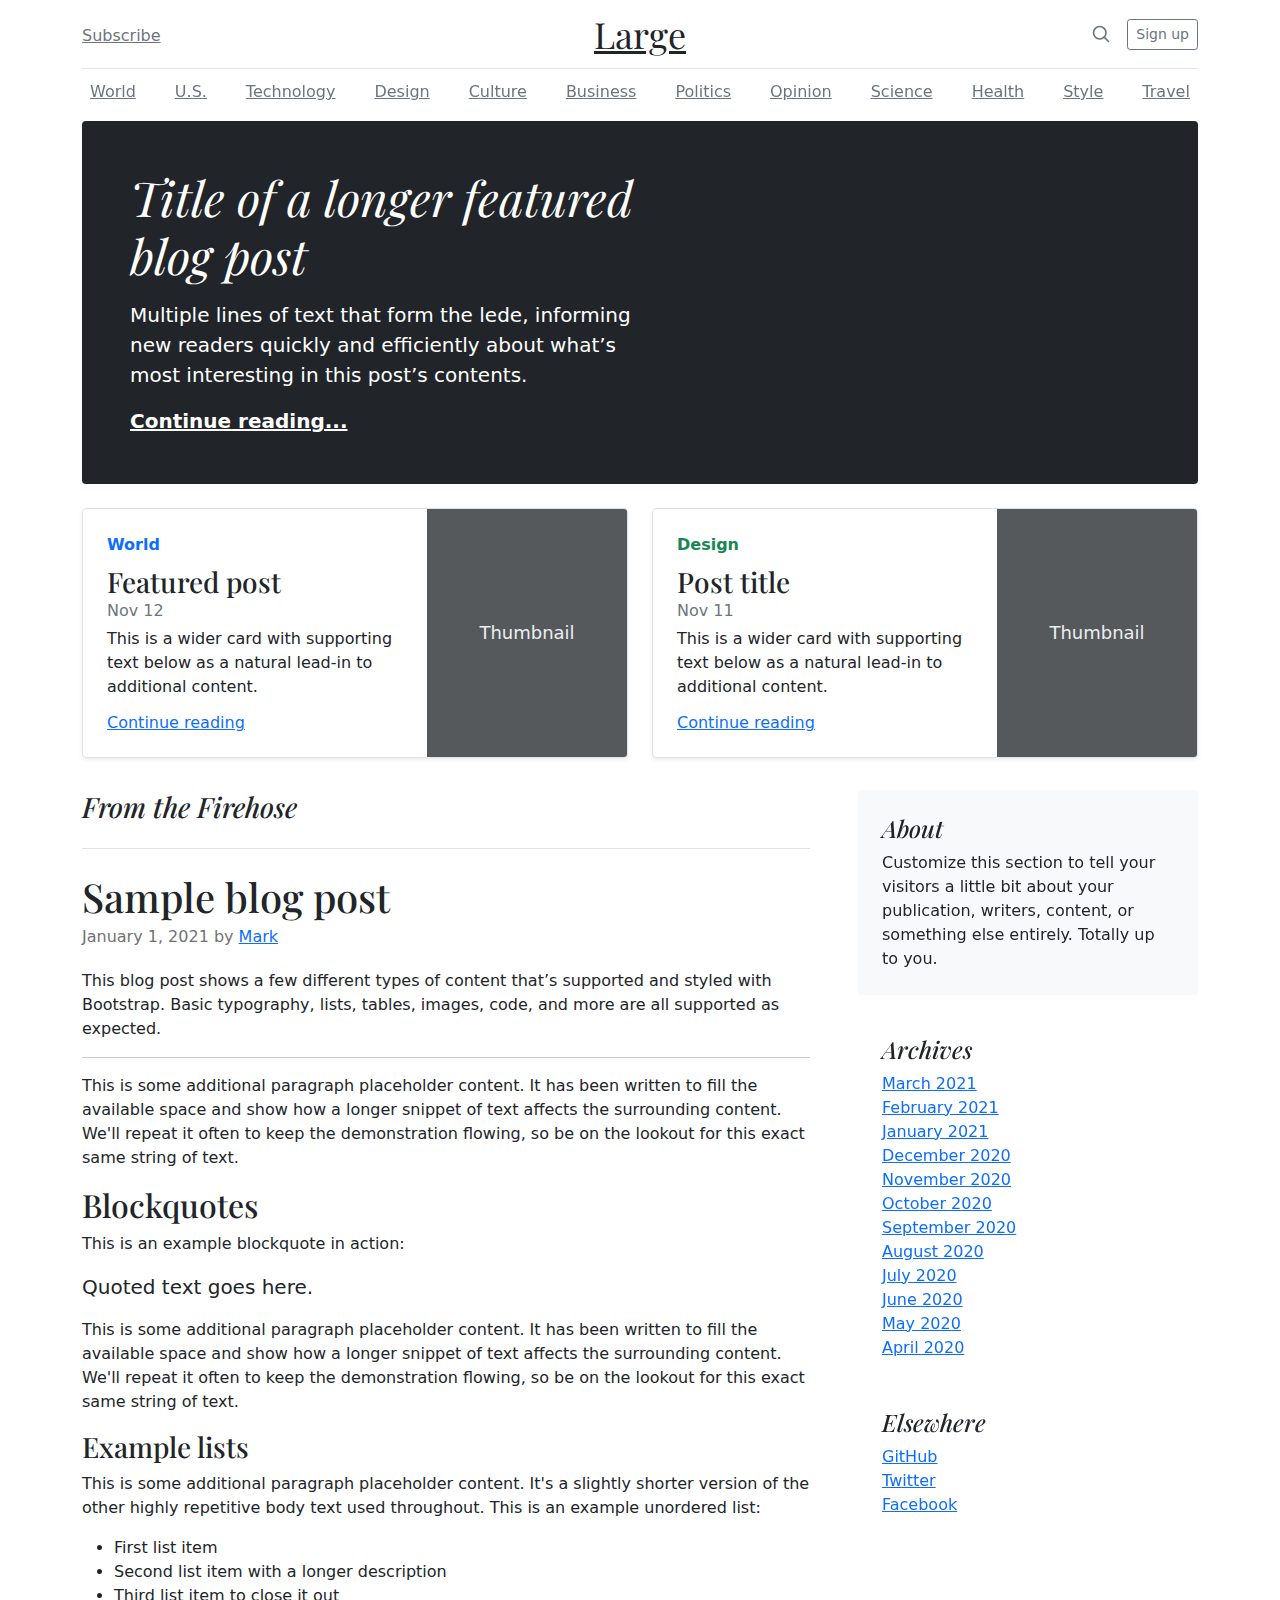
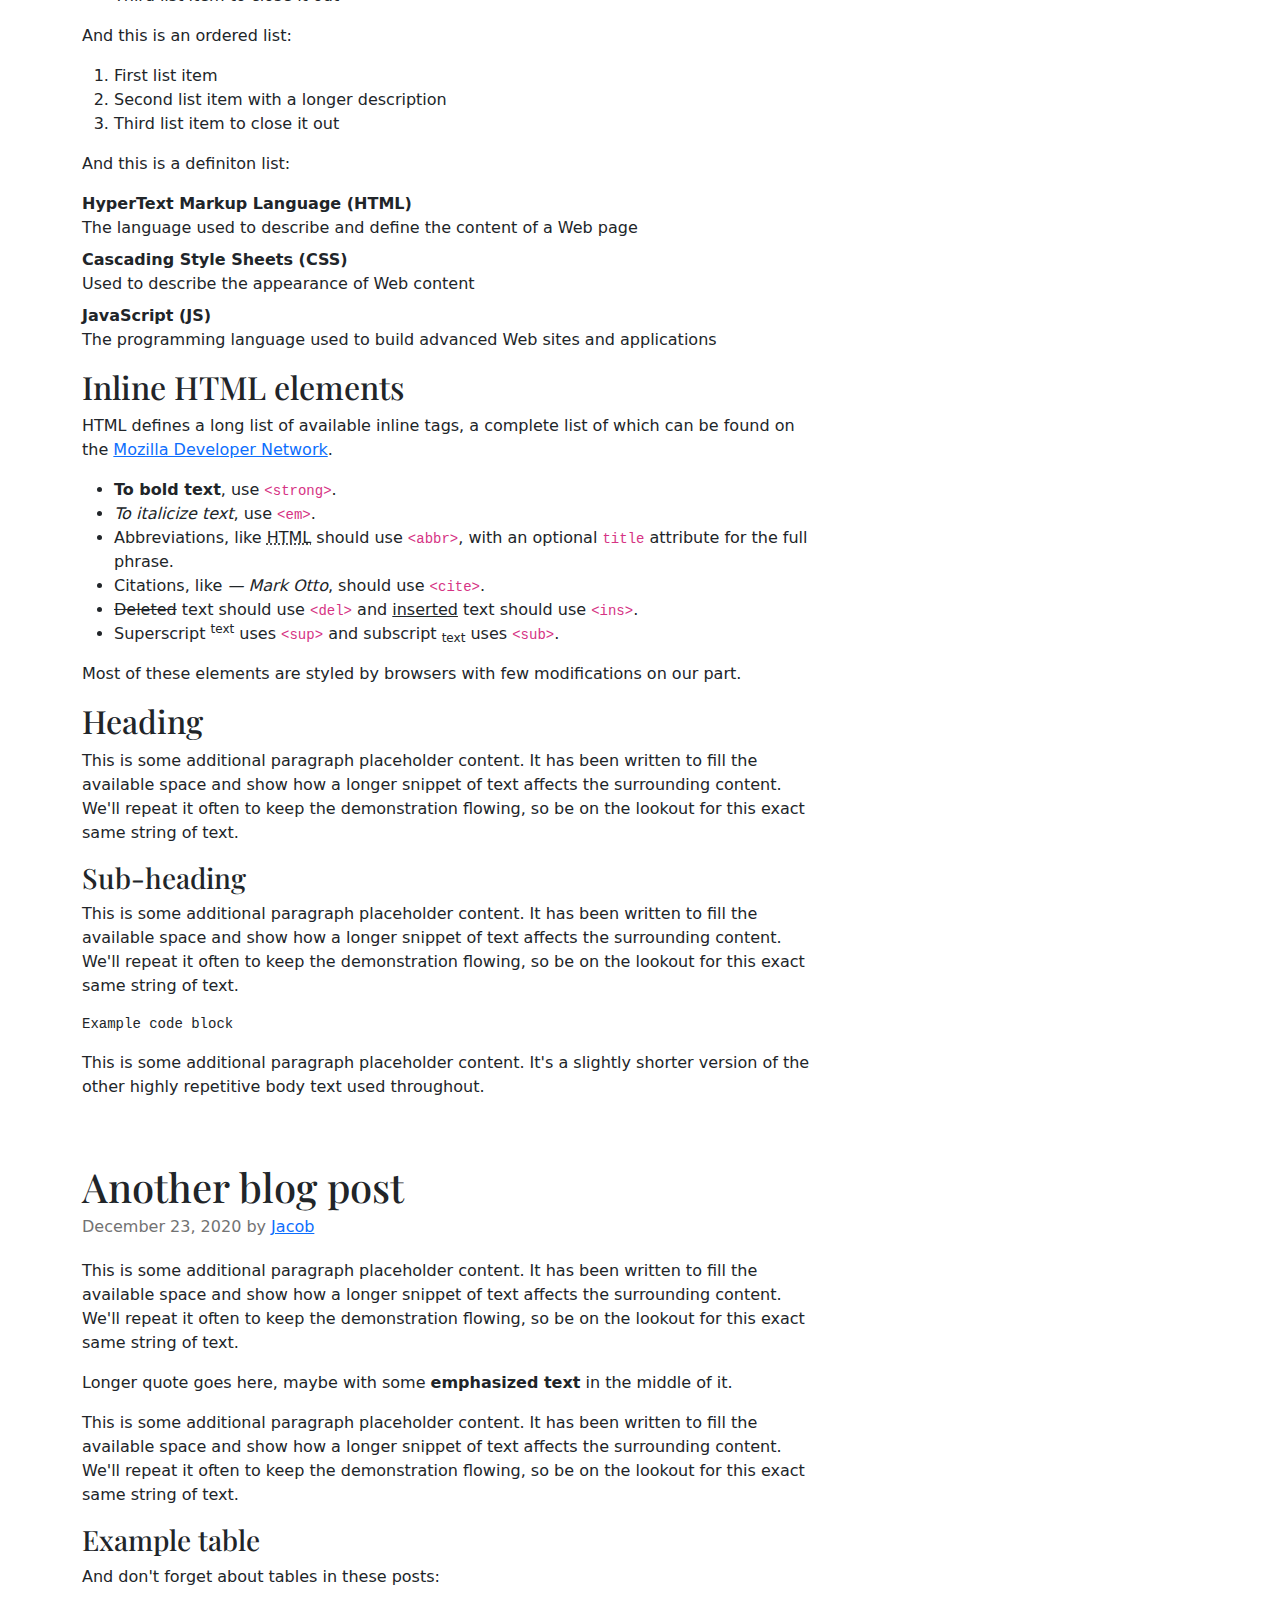
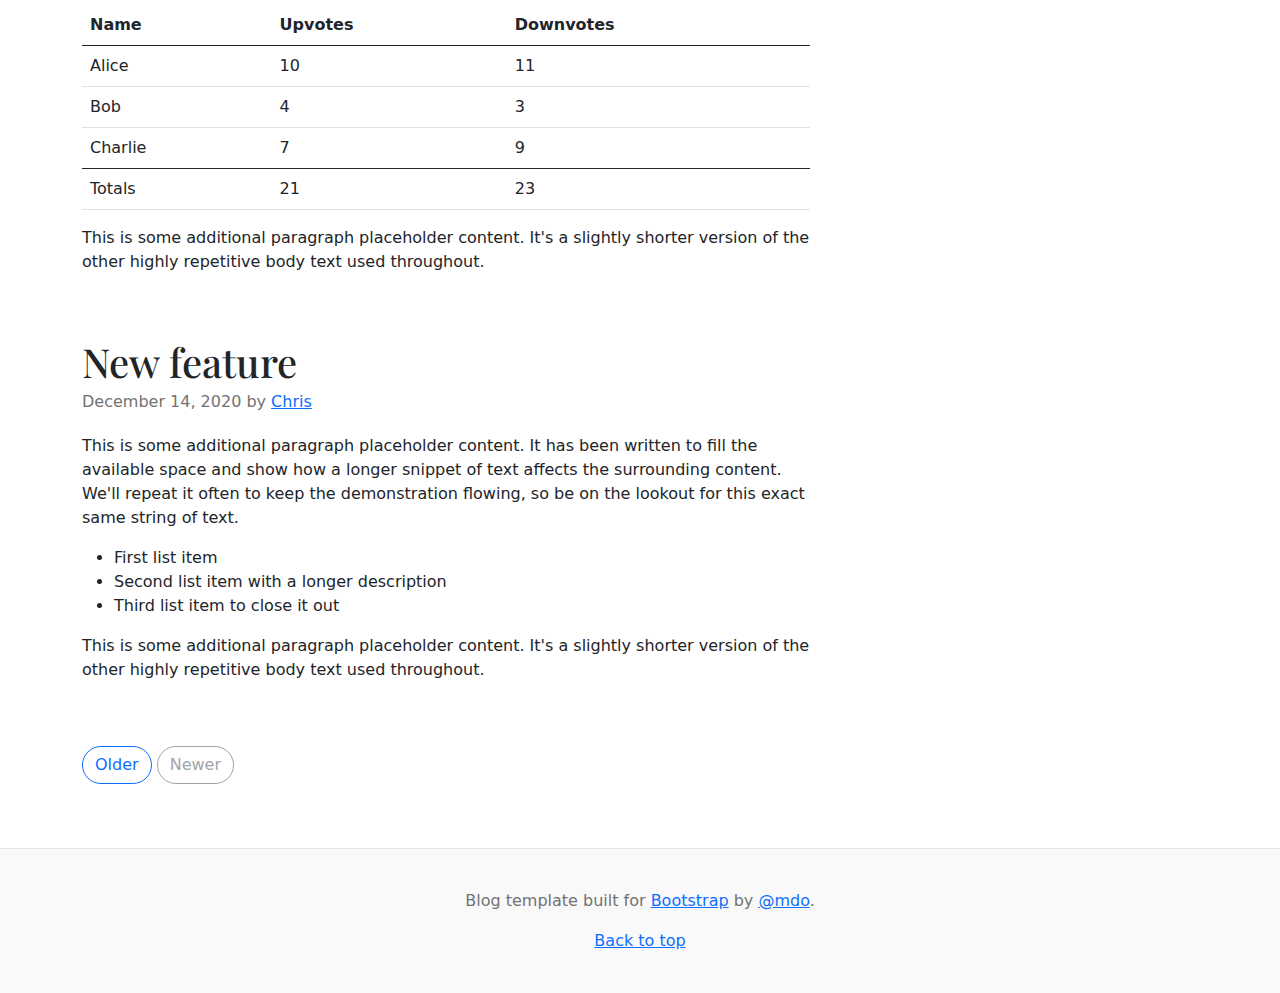
<file: bootstrap-5.0.2-examples/blog/index.html>
<!doctype html>
<html lang="en">
  <head>
    <meta charset="utf-8">
    <meta name="viewport" content="width=device-width, initial-scale=1">
    <meta name="description" content="">
    <meta name="author" content="Mark Otto, Jacob Thornton, and Bootstrap contributors">
    <meta name="generator" content="Hugo 0.84.0">
    <title>Blog Template · Bootstrap v5.0</title>

    <link rel="canonical" href="https://getbootstrap.com/docs/5.0/examples/blog/">

    

    <!-- Bootstrap core CSS -->
<link href="../assets/dist/css/bootstrap.min.css" rel="stylesheet">

    <style>
      .bd-placeholder-img {
        font-size: 1.125rem;
        text-anchor: middle;
        -webkit-user-select: none;
        -moz-user-select: none;
        user-select: none;
      }

      @media (min-width: 768px) {
        .bd-placeholder-img-lg {
          font-size: 3.5rem;
        }
      }
    </style>

    
    <!-- Custom styles for this template -->
    <link href="https://fonts.googleapis.com/css?family=Playfair&#43;Display:700,900&amp;display=swap" rel="stylesheet">
    <!-- Custom styles for this template -->
    <link href="blog.css" rel="stylesheet">
  </head>
  <body>
    
<div class="container">
  <header class="blog-header py-3">
    <div class="row flex-nowrap justify-content-between align-items-center">
      <div class="col-4 pt-1">
        <a class="link-secondary" href="#">Subscribe</a>
      </div>
      <div class="col-4 text-center">
        <a class="blog-header-logo text-dark" href="#">Large</a>
      </div>
      <div class="col-4 d-flex justify-content-end align-items-center">
        <a class="link-secondary" href="#" aria-label="Search">
          <svg xmlns="http://www.w3.org/2000/svg" width="20" height="20" fill="none" stroke="currentColor" stroke-linecap="round" stroke-linejoin="round" stroke-width="2" class="mx-3" role="img" viewBox="0 0 24 24"><title>Search</title><circle cx="10.5" cy="10.5" r="7.5"/><path d="M21 21l-5.2-5.2"/></svg>
        </a>
        <a class="btn btn-sm btn-outline-secondary" href="#">Sign up</a>
      </div>
    </div>
  </header>

  <div class="nav-scroller py-1 mb-2">
    <nav class="nav d-flex justify-content-between">
      <a class="p-2 link-secondary" href="#">World</a>
      <a class="p-2 link-secondary" href="#">U.S.</a>
      <a class="p-2 link-secondary" href="#">Technology</a>
      <a class="p-2 link-secondary" href="#">Design</a>
      <a class="p-2 link-secondary" href="#">Culture</a>
      <a class="p-2 link-secondary" href="#">Business</a>
      <a class="p-2 link-secondary" href="#">Politics</a>
      <a class="p-2 link-secondary" href="#">Opinion</a>
      <a class="p-2 link-secondary" href="#">Science</a>
      <a class="p-2 link-secondary" href="#">Health</a>
      <a class="p-2 link-secondary" href="#">Style</a>
      <a class="p-2 link-secondary" href="#">Travel</a>
    </nav>
  </div>
</div>

<main class="container">
  <div class="p-4 p-md-5 mb-4 text-white rounded bg-dark">
    <div class="col-md-6 px-0">
      <h1 class="display-4 fst-italic">Title of a longer featured blog post</h1>
      <p class="lead my-3">Multiple lines of text that form the lede, informing new readers quickly and efficiently about what’s most interesting in this post’s contents.</p>
      <p class="lead mb-0"><a href="#" class="text-white fw-bold">Continue reading...</a></p>
    </div>
  </div>

  <div class="row mb-2">
    <div class="col-md-6">
      <div class="row g-0 border rounded overflow-hidden flex-md-row mb-4 shadow-sm h-md-250 position-relative">
        <div class="col p-4 d-flex flex-column position-static">
          <strong class="d-inline-block mb-2 text-primary">World</strong>
          <h3 class="mb-0">Featured post</h3>
          <div class="mb-1 text-muted">Nov 12</div>
          <p class="card-text mb-auto">This is a wider card with supporting text below as a natural lead-in to additional content.</p>
          <a href="#" class="stretched-link">Continue reading</a>
        </div>
        <div class="col-auto d-none d-lg-block">
          <svg class="bd-placeholder-img" width="200" height="250" xmlns="http://www.w3.org/2000/svg" role="img" aria-label="Placeholder: Thumbnail" preserveAspectRatio="xMidYMid slice" focusable="false"><title>Placeholder</title><rect width="100%" height="100%" fill="#55595c"/><text x="50%" y="50%" fill="#eceeef" dy=".3em">Thumbnail</text></svg>

        </div>
      </div>
    </div>
    <div class="col-md-6">
      <div class="row g-0 border rounded overflow-hidden flex-md-row mb-4 shadow-sm h-md-250 position-relative">
        <div class="col p-4 d-flex flex-column position-static">
          <strong class="d-inline-block mb-2 text-success">Design</strong>
          <h3 class="mb-0">Post title</h3>
          <div class="mb-1 text-muted">Nov 11</div>
          <p class="mb-auto">This is a wider card with supporting text below as a natural lead-in to additional content.</p>
          <a href="#" class="stretched-link">Continue reading</a>
        </div>
        <div class="col-auto d-none d-lg-block">
          <svg class="bd-placeholder-img" width="200" height="250" xmlns="http://www.w3.org/2000/svg" role="img" aria-label="Placeholder: Thumbnail" preserveAspectRatio="xMidYMid slice" focusable="false"><title>Placeholder</title><rect width="100%" height="100%" fill="#55595c"/><text x="50%" y="50%" fill="#eceeef" dy=".3em">Thumbnail</text></svg>

        </div>
      </div>
    </div>
  </div>

  <div class="row g-5">
    <div class="col-md-8">
      <h3 class="pb-4 mb-4 fst-italic border-bottom">
        From the Firehose
      </h3>

      <article class="blog-post">
        <h2 class="blog-post-title">Sample blog post</h2>
        <p class="blog-post-meta">January 1, 2021 by <a href="#">Mark</a></p>

        <p>This blog post shows a few different types of content that’s supported and styled with Bootstrap. Basic typography, lists, tables, images, code, and more are all supported as expected.</p>
        <hr>
        <p>This is some additional paragraph placeholder content. It has been written to fill the available space and show how a longer snippet of text affects the surrounding content. We'll repeat it often to keep the demonstration flowing, so be on the lookout for this exact same string of text.</p>
        <h2>Blockquotes</h2>
        <p>This is an example blockquote in action:</p>
        <blockquote class="blockquote">
          <p>Quoted text goes here.</p>
        </blockquote>
        <p>This is some additional paragraph placeholder content. It has been written to fill the available space and show how a longer snippet of text affects the surrounding content. We'll repeat it often to keep the demonstration flowing, so be on the lookout for this exact same string of text.</p>
        <h3>Example lists</h3>
        <p>This is some additional paragraph placeholder content. It's a slightly shorter version of the other highly repetitive body text used throughout. This is an example unordered list:</p>
        <ul>
          <li>First list item</li>
          <li>Second list item with a longer description</li>
          <li>Third list item to close it out</li>
        </ul>
        <p>And this is an ordered list:</p>
        <ol>
          <li>First list item</li>
          <li>Second list item with a longer description</li>
          <li>Third list item to close it out</li>
        </ol>
        <p>And this is a definiton list:</p>
        <dl>
          <dt>HyperText Markup Language (HTML)</dt>
          <dd>The language used to describe and define the content of a Web page</dd>
          <dt>Cascading Style Sheets (CSS)</dt>
          <dd>Used to describe the appearance of Web content</dd>
          <dt>JavaScript (JS)</dt>
          <dd>The programming language used to build advanced Web sites and applications</dd>
        </dl>
        <h2>Inline HTML elements</h2>
        <p>HTML defines a long list of available inline tags, a complete list of which can be found on the <a href="https://developer.mozilla.org/en-US/docs/Web/HTML/Element">Mozilla Developer Network</a>.</p>
        <ul>
          <li><strong>To bold text</strong>, use <code class="language-plaintext highlighter-rouge">&lt;strong&gt;</code>.</li>
          <li><em>To italicize text</em>, use <code class="language-plaintext highlighter-rouge">&lt;em&gt;</code>.</li>
          <li>Abbreviations, like <abbr title="HyperText Markup Langage">HTML</abbr> should use <code class="language-plaintext highlighter-rouge">&lt;abbr&gt;</code>, with an optional <code class="language-plaintext highlighter-rouge">title</code> attribute for the full phrase.</li>
          <li>Citations, like <cite>— Mark Otto</cite>, should use <code class="language-plaintext highlighter-rouge">&lt;cite&gt;</code>.</li>
          <li><del>Deleted</del> text should use <code class="language-plaintext highlighter-rouge">&lt;del&gt;</code> and <ins>inserted</ins> text should use <code class="language-plaintext highlighter-rouge">&lt;ins&gt;</code>.</li>
          <li>Superscript <sup>text</sup> uses <code class="language-plaintext highlighter-rouge">&lt;sup&gt;</code> and subscript <sub>text</sub> uses <code class="language-plaintext highlighter-rouge">&lt;sub&gt;</code>.</li>
        </ul>
        <p>Most of these elements are styled by browsers with few modifications on our part.</p>
        <h2>Heading</h2>
        <p>This is some additional paragraph placeholder content. It has been written to fill the available space and show how a longer snippet of text affects the surrounding content. We'll repeat it often to keep the demonstration flowing, so be on the lookout for this exact same string of text.</p>
        <h3>Sub-heading</h3>
        <p>This is some additional paragraph placeholder content. It has been written to fill the available space and show how a longer snippet of text affects the surrounding content. We'll repeat it often to keep the demonstration flowing, so be on the lookout for this exact same string of text.</p>
        <pre><code>Example code block</code></pre>
        <p>This is some additional paragraph placeholder content. It's a slightly shorter version of the other highly repetitive body text used throughout.</p>
      </article>

      <article class="blog-post">
        <h2 class="blog-post-title">Another blog post</h2>
        <p class="blog-post-meta">December 23, 2020 by <a href="#">Jacob</a></p>

        <p>This is some additional paragraph placeholder content. It has been written to fill the available space and show how a longer snippet of text affects the surrounding content. We'll repeat it often to keep the demonstration flowing, so be on the lookout for this exact same string of text.</p>
        <blockquote>
          <p>Longer quote goes here, maybe with some <strong>emphasized text</strong> in the middle of it.</p>
        </blockquote>
        <p>This is some additional paragraph placeholder content. It has been written to fill the available space and show how a longer snippet of text affects the surrounding content. We'll repeat it often to keep the demonstration flowing, so be on the lookout for this exact same string of text.</p>
        <h3>Example table</h3>
        <p>And don't forget about tables in these posts:</p>
        <table class="table">
          <thead>
            <tr>
              <th>Name</th>
              <th>Upvotes</th>
              <th>Downvotes</th>
            </tr>
          </thead>
          <tbody>
            <tr>
              <td>Alice</td>
              <td>10</td>
              <td>11</td>
            </tr>
            <tr>
              <td>Bob</td>
              <td>4</td>
              <td>3</td>
            </tr>
            <tr>
              <td>Charlie</td>
              <td>7</td>
              <td>9</td>
            </tr>
          </tbody>
          <tfoot>
            <tr>
              <td>Totals</td>
              <td>21</td>
              <td>23</td>
            </tr>
          </tfoot>
        </table>

        <p>This is some additional paragraph placeholder content. It's a slightly shorter version of the other highly repetitive body text used throughout.</p>
      </article>

      <article class="blog-post">
        <h2 class="blog-post-title">New feature</h2>
        <p class="blog-post-meta">December 14, 2020 by <a href="#">Chris</a></p>

        <p>This is some additional paragraph placeholder content. It has been written to fill the available space and show how a longer snippet of text affects the surrounding content. We'll repeat it often to keep the demonstration flowing, so be on the lookout for this exact same string of text.</p>
        <ul>
          <li>First list item</li>
          <li>Second list item with a longer description</li>
          <li>Third list item to close it out</li>
        </ul>
        <p>This is some additional paragraph placeholder content. It's a slightly shorter version of the other highly repetitive body text used throughout.</p>
      </article>

      <nav class="blog-pagination" aria-label="Pagination">
        <a class="btn btn-outline-primary" href="#">Older</a>
        <a class="btn btn-outline-secondary disabled" href="#" tabindex="-1" aria-disabled="true">Newer</a>
      </nav>

    </div>

    <div class="col-md-4">
      <div class="position-sticky" style="top: 2rem;">
        <div class="p-4 mb-3 bg-light rounded">
          <h4 class="fst-italic">About</h4>
          <p class="mb-0">Customize this section to tell your visitors a little bit about your publication, writers, content, or something else entirely. Totally up to you.</p>
        </div>

        <div class="p-4">
          <h4 class="fst-italic">Archives</h4>
          <ol class="list-unstyled mb-0">
            <li><a href="#">March 2021</a></li>
            <li><a href="#">February 2021</a></li>
            <li><a href="#">January 2021</a></li>
            <li><a href="#">December 2020</a></li>
            <li><a href="#">November 2020</a></li>
            <li><a href="#">October 2020</a></li>
            <li><a href="#">September 2020</a></li>
            <li><a href="#">August 2020</a></li>
            <li><a href="#">July 2020</a></li>
            <li><a href="#">June 2020</a></li>
            <li><a href="#">May 2020</a></li>
            <li><a href="#">April 2020</a></li>
          </ol>
        </div>

        <div class="p-4">
          <h4 class="fst-italic">Elsewhere</h4>
          <ol class="list-unstyled">
            <li><a href="#">GitHub</a></li>
            <li><a href="#">Twitter</a></li>
            <li><a href="#">Facebook</a></li>
          </ol>
        </div>
      </div>
    </div>
  </div>

</main>

<footer class="blog-footer">
  <p>Blog template built for <a href="https://getbootstrap.com/">Bootstrap</a> by <a href="https://twitter.com/mdo">@mdo</a>.</p>
  <p>
    <a href="#">Back to top</a>
  </p>
</footer>


    
  </body>
</html>
</file>
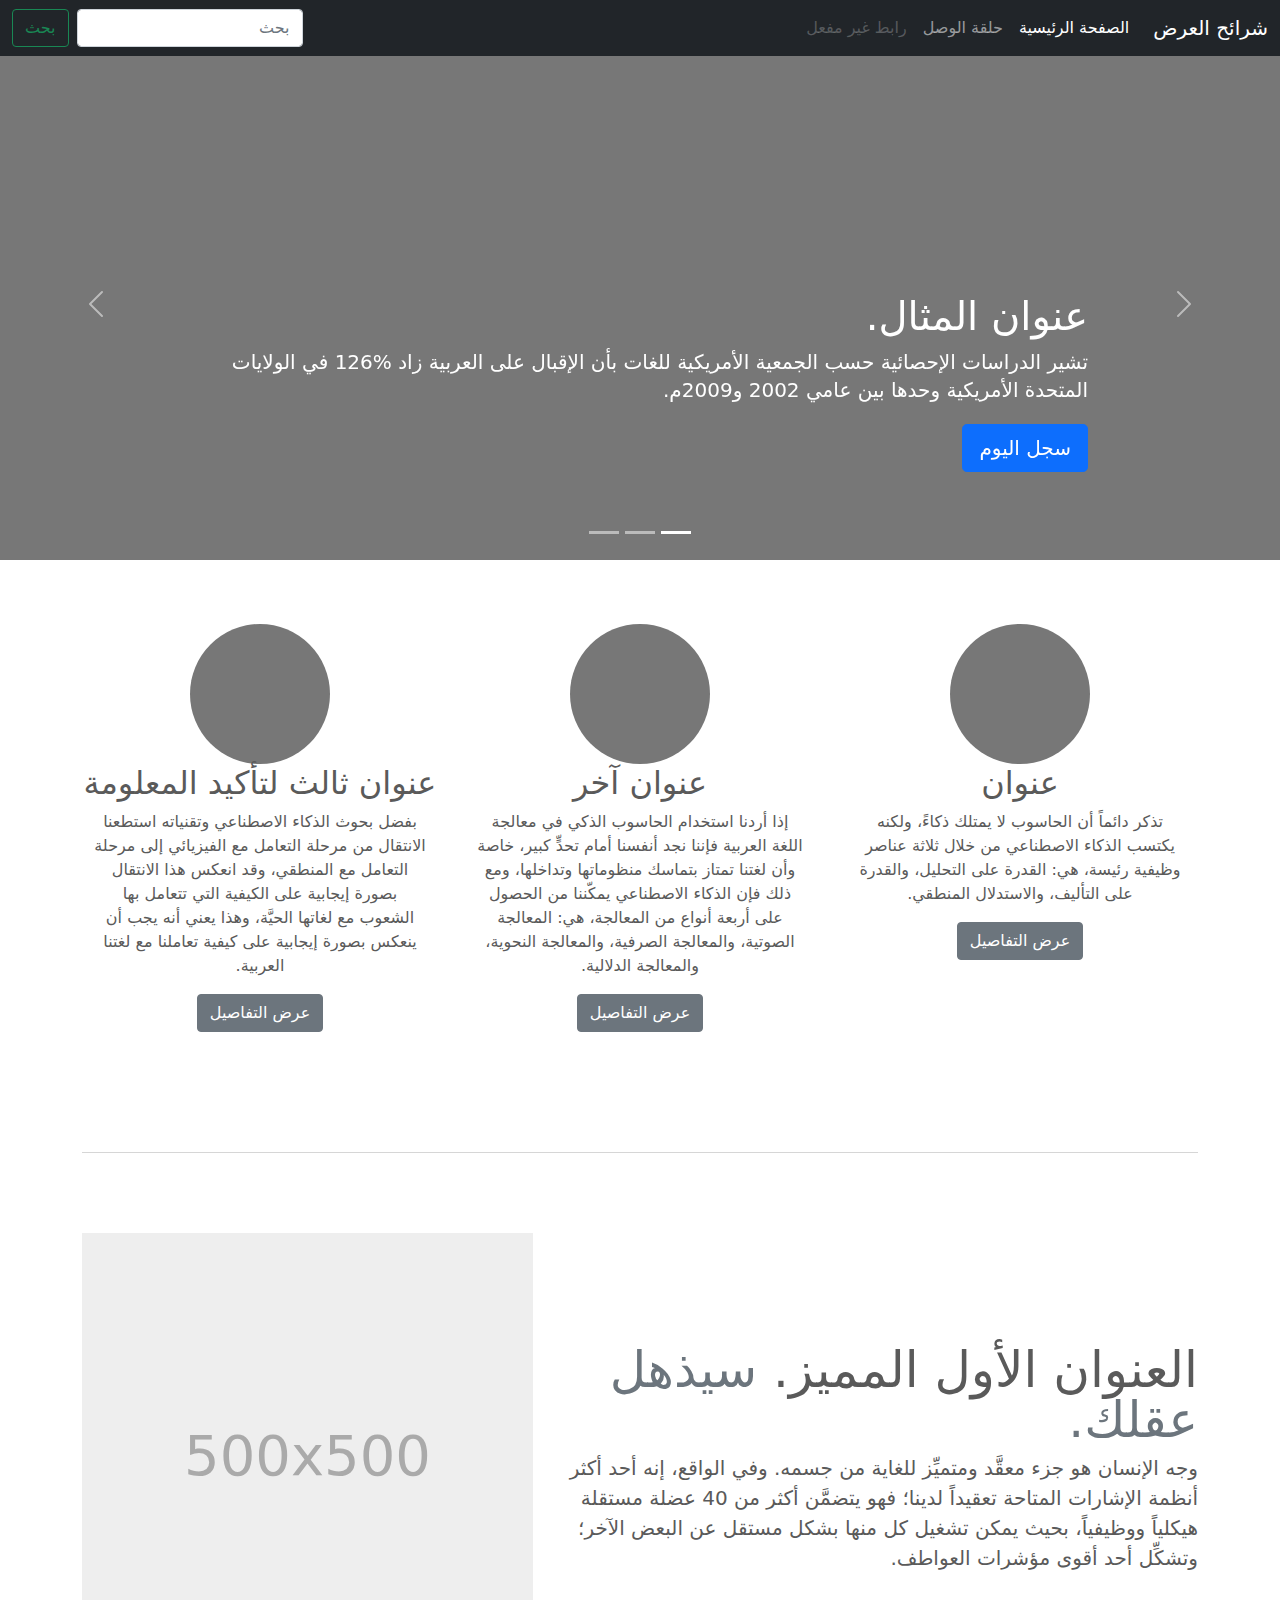
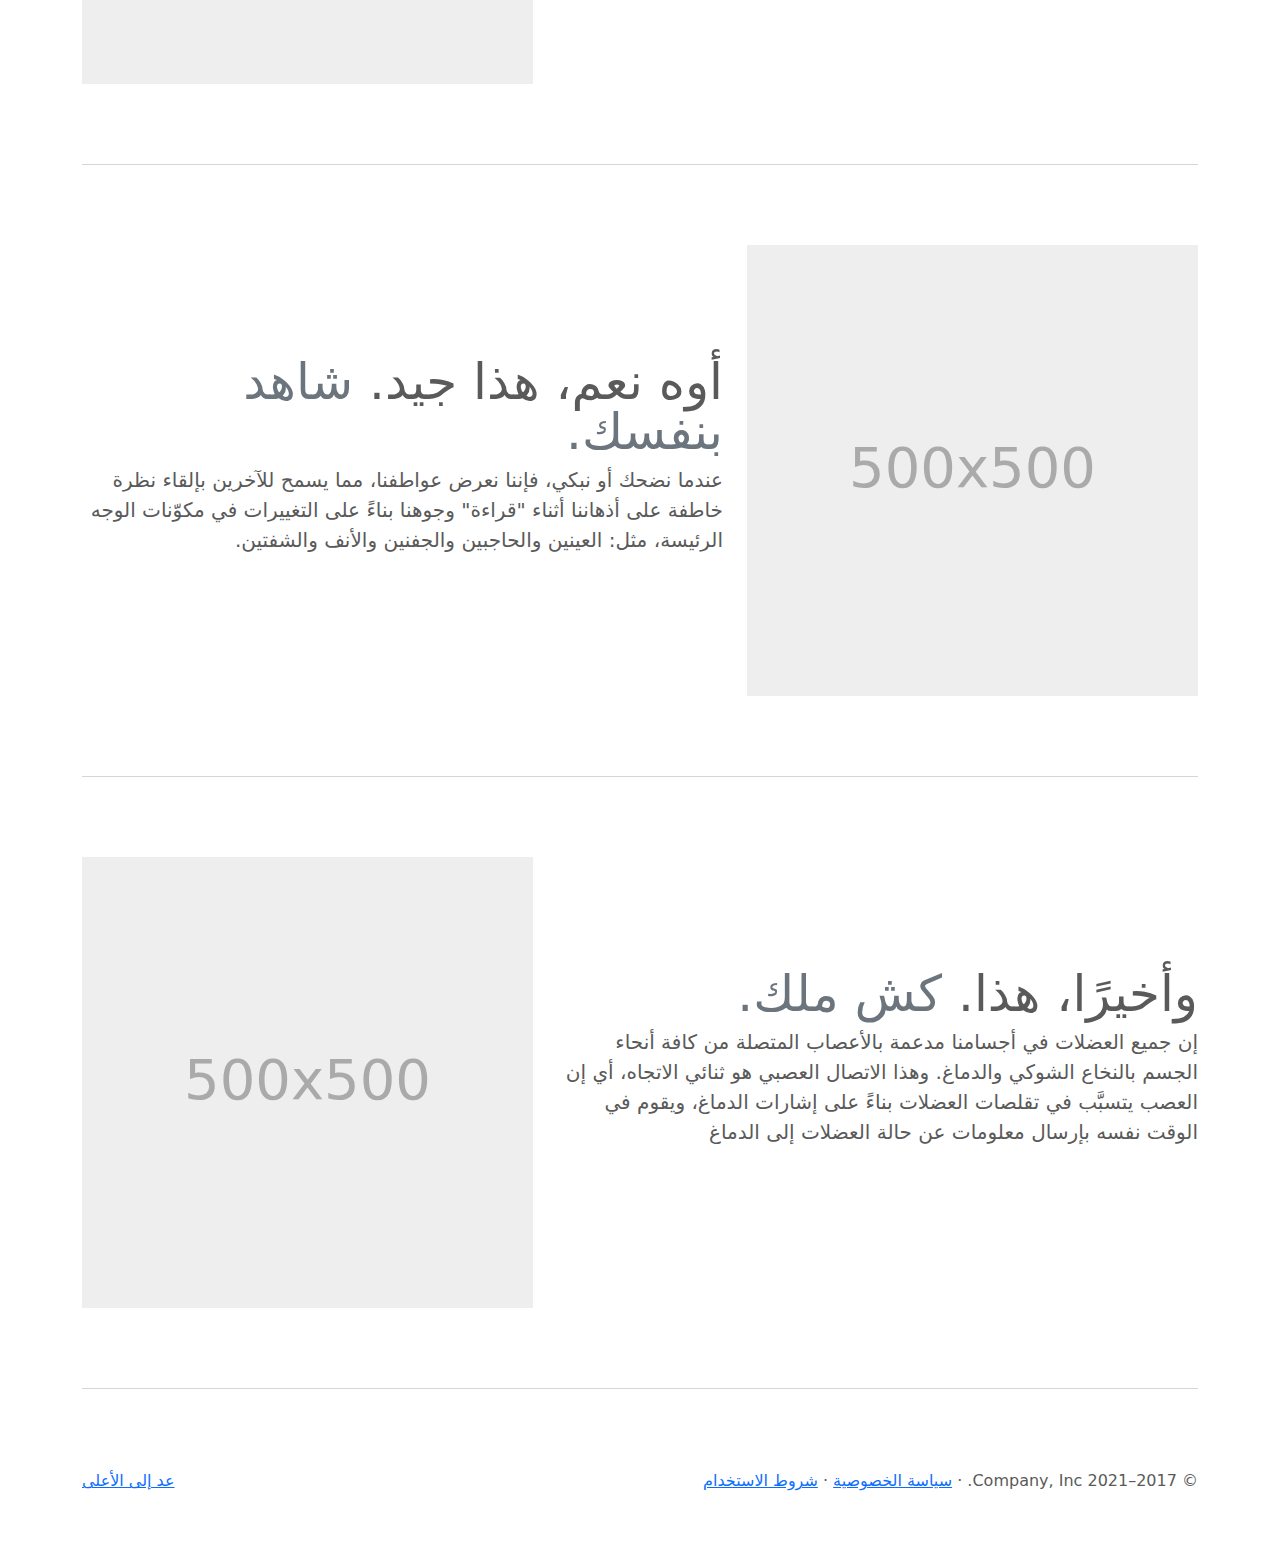
<file: bootstrap-5.0.2-examples/carousel-rtl/index.html>
<!doctype html>
<html lang="ar" dir="rtl">
  <head>
    <meta charset="utf-8">
    <meta name="viewport" content="width=device-width, initial-scale=1">
    <meta name="description" content="">
    <meta name="author" content="Mark Otto, Jacob Thornton, and Bootstrap contributors">
    <meta name="generator" content="Hugo 0.84.0">
    <title>قالب  شرائح العرض · Bootstrap v5.0</title>

    <link rel="canonical" href="https://getbootstrap.com/docs/5.0/examples/carousel-rtl/">

    

    <!-- Bootstrap core CSS -->
<link href="../assets/dist/css/bootstrap.rtl.min.css" rel="stylesheet">

    <style>
      .bd-placeholder-img {
        font-size: 1.125rem;
        text-anchor: middle;
        -webkit-user-select: none;
        -moz-user-select: none;
        user-select: none;
      }

      @media (min-width: 768px) {
        .bd-placeholder-img-lg {
          font-size: 3.5rem;
        }
      }
    </style>

    
    <!-- Custom styles for this template -->
    <link href="../carousel/carousel.rtl.css" rel="stylesheet">
  </head>
  <body>
    
<header>
  <nav class="navbar navbar-expand-md navbar-dark fixed-top bg-dark">
    <div class="container-fluid">
      <a class="navbar-brand" href="#">شرائح العرض</a>
      <button class="navbar-toggler" type="button" data-bs-toggle="collapse" data-bs-target="#navbarCollapse" aria-controls="navbarCollapse" aria-expanded="false" aria-label="تبديل التنقل">
        <span class="navbar-toggler-icon"></span>
      </button>
      <div class="collapse navbar-collapse" id="navbarCollapse">
        <ul class="navbar-nav me-auto mb-2 mb-md-0">
          <li class="nav-item">
            <a class="nav-link active" aria-current="page" href="#">الصفحة الرئيسية</a>
          </li>
          <li class="nav-item">
            <a class="nav-link" href="#">حلقة الوصل</a>
          </li>
          <li class="nav-item">
            <a class="nav-link disabled" href="#" tabindex="-1" aria-disabled="true">رابط غير مفعل</a>
          </li>
        </ul>
        <form class="d-flex">
          <input class="form-control me-2" type="search" placeholder="بحث" aria-label="بحث">
          <button class="btn btn-outline-success" type="submit">بحث</button>
        </form>
      </div>
    </div>
  </nav>
</header>

<main>

  <div id="myCarousel" class="carousel slide" data-bs-ride="carousel">
    <div class="carousel-indicators">
      <button type="button" data-bs-target="#myCarousel" data-bs-slide-to="0" class="active" aria-current="true" aria-label="Slide 1"></button>
      <button type="button" data-bs-target="#myCarousel" data-bs-slide-to="1" aria-label="Slide 2"></button>
      <button type="button" data-bs-target="#myCarousel" data-bs-slide-to="2" aria-label="Slide 3"></button>
    </div>
    <div class="carousel-inner">
      <div class="carousel-item active">
        <svg class="bd-placeholder-img" width="100%" height="100%" xmlns="http://www.w3.org/2000/svg" aria-hidden="true" preserveAspectRatio="xMidYMid slice" focusable="false"><rect width="100%" height="100%" fill="#777"/></svg>

        <div class="container">
          <div class="carousel-caption text-start">
            <h1>عنوان المثال.</h1>
            <p>تشير الدراسات الإحصائية حسب الجمعية الأمريكية للغات بأن الإقبال على العربية زاد %126 في الولايات المتحدة الأمريكية وحدها بين عامي 2002 و2009م.</p>
            <p><a class="btn btn-lg btn-primary" href="#">سجل اليوم</a></p>
          </div>
        </div>
      </div>
      <div class="carousel-item">
        <svg class="bd-placeholder-img" width="100%" height="100%" xmlns="http://www.w3.org/2000/svg" aria-hidden="true" preserveAspectRatio="xMidYMid slice" focusable="false"><rect width="100%" height="100%" fill="#777"/></svg>

        <div class="container">
          <div class="carousel-caption">
            <h1>عنوان مثال آخر.</h1>
            <p>حسب المجلس الثقافي البريطاني فإن تعليم الإنجليزية داخل بريطانيا يسهم في تعزيز اقتصادها بما يتجاوز ملياري جنيه سنوياً، كما أنه وفر أكثر من 26 ألف وظيفة.</p>
            <p><a class="btn btn-lg btn-primary" href="#">أعرف أكثر</a></p>
          </div>
        </div>
      </div>
      <div class="carousel-item">
        <svg class="bd-placeholder-img" width="100%" height="100%" xmlns="http://www.w3.org/2000/svg" aria-hidden="true" preserveAspectRatio="xMidYMid slice" focusable="false"><rect width="100%" height="100%" fill="#777"/></svg>

        <div class="container">
          <div class="carousel-caption text-end">
            <h1>واحد أكثر لقياس جيد.</h1>
            <p>الإحصاءات لحجم الاستثمار اللغوي خارج بريطانيا تتفاوت من سنة لأخرى إلا أن المدير التنفيذي للمجلس الثقافي البريطاني إدي بايرز يرى أن استثمار تعليم الإنجليزية في الخارج لا يحسب على المستوى المالي فحسب بل على المستوى السياسي أيضاً.</p>
            <p><a class="btn btn-lg btn-primary" href="#">تصفح المعرض</a></p>
          </div>
        </div>
      </div>
    </div>
    <button class="carousel-control-prev" type="button" data-bs-target="#myCarousel" data-bs-slide="prev">
      <span class="carousel-control-prev-icon" aria-hidden="true"></span>
      <span class="visually-hidden">السابق</span>
    </button>
    <button class="carousel-control-next" type="button" data-bs-target="#myCarousel" data-bs-slide="next">
      <span class="carousel-control-next-icon" aria-hidden="true"></span>
      <span class="visually-hidden">التالي</span>
    </button>
  </div>


  <!-- Marketing messaging and featurettes
  ================================================== -->
  <!-- Wrap the rest of the page in another container to center all the content. -->

  <div class="container marketing">

    <!-- Three columns of text below the carousel -->
    <div class="row">
      <div class="col-lg-4">
        <svg class="bd-placeholder-img rounded-circle" width="140" height="140" xmlns="http://www.w3.org/2000/svg" role="img" aria-label="Placeholder: 140x140" preserveAspectRatio="xMidYMid slice" focusable="false"><title>Placeholder</title><rect width="100%" height="100%" fill="#777"/><text x="50%" y="50%" fill="#777" dy=".3em">140x140</text></svg>

        <h2>عنوان</h2>
        <p>تذكر دائماً أن الحاسوب لا يمتلك ذكاءً، ولكنه يكتسب الذكاء الاصطناعي من خلال ثلاثة عناصر وظيفية رئيسة، هي: القدرة على التحليل، والقدرة على التأليف، والاستدلال المنطقي.</p>
        <p><a class="btn btn-secondary" href="#">عرض التفاصيل</a></p>
      </div><!-- /.col-lg-4 -->
      <div class="col-lg-4">
        <svg class="bd-placeholder-img rounded-circle" width="140" height="140" xmlns="http://www.w3.org/2000/svg" role="img" aria-label="Placeholder: 140x140" preserveAspectRatio="xMidYMid slice" focusable="false"><title>Placeholder</title><rect width="100%" height="100%" fill="#777"/><text x="50%" y="50%" fill="#777" dy=".3em">140x140</text></svg>

        <h2>عنوان آخر</h2>
        <p>إذا أردنا استخدام الحاسوب الذكي في معالجة اللغة العربية فإننا نجد أنفسنا أمام تحدٍّ كبير، خاصة وأن لغتنا تمتاز بتماسك منظوماتها وتداخلها، ومع ذلك فإن الذكاء الاصطناعي يمكّننا من الحصول على أربعة أنواع من المعالجة، هي: المعالجة الصوتية، والمعالجة الصرفية، والمعالجة النحوية، والمعالجة الدلالية.</p>
        <p><a class="btn btn-secondary" href="#">عرض التفاصيل</a></p>
      </div><!-- /.col-lg-4 -->
      <div class="col-lg-4">
        <svg class="bd-placeholder-img rounded-circle" width="140" height="140" xmlns="http://www.w3.org/2000/svg" role="img" aria-label="Placeholder: 140x140" preserveAspectRatio="xMidYMid slice" focusable="false"><title>Placeholder</title><rect width="100%" height="100%" fill="#777"/><text x="50%" y="50%" fill="#777" dy=".3em">140x140</text></svg>

        <h2>عنوان ثالث لتأكيد المعلومة</h2>
        <p>بفضل بحوث الذكاء الاصطناعي وتقنياته استطعنا الانتقال من مرحلة التعامل مع الفيزيائي إلى مرحلة التعامل مع المنطقي، وقد انعكس هذا الانتقال بصورة إيجابية على الكيفية التي تتعامل بها الشعوب مع لغاتها الحيَّة، وهذا يعني أنه يجب أن ينعكس بصورة إيجابية على كيفية تعاملنا مع لغتنا العربية.</p>
        <p><a class="btn btn-secondary" href="#">عرض التفاصيل</a></p>
      </div><!-- /.col-lg-4 -->
    </div><!-- /.row -->


    <!-- START THE FEATURETTES -->

    <hr class="featurette-divider">

    <div class="row featurette">
      <div class="col-md-7">
        <h2 class="featurette-heading">العنوان الأول المميز. <span class="text-muted"> سيذهل عقلك. </span></h2>
        <p class="lead">وجه الإنسان هو جزء معقَّد ومتميِّز للغاية من جسمه. وفي الواقع، إنه أحد أكثر أنظمة الإشارات المتاحة تعقيداً لدينا؛ فهو يتضمَّن أكثر من 40 عضلة مستقلة هيكلياً ووظيفياً، بحيث يمكن تشغيل كل منها بشكل مستقل عن البعض الآخر؛ وتشكِّل أحد أقوى مؤشرات العواطف.</p>
      </div>
      <div class="col-md-5">
        <svg class="bd-placeholder-img bd-placeholder-img-lg featurette-image img-fluid mx-auto" width="500" height="500" xmlns="http://www.w3.org/2000/svg" role="img" aria-label="Placeholder: 500x500" preserveAspectRatio="xMidYMid slice" focusable="false"><title>Placeholder</title><rect width="100%" height="100%" fill="#eee"/><text x="50%" y="50%" fill="#aaa" dy=".3em">500x500</text></svg>

      </div>
    </div>

    <hr class="featurette-divider">

    <div class="row featurette">
      <div class="col-md-7 order-md-2">
        <h2 class="featurette-heading">أوه نعم، هذا جيد. <span class="text-muted"> شاهد بنفسك. </span></h2>
        <p class="lead">عندما نضحك أو نبكي، فإننا نعرض عواطفنا، مما يسمح للآخرين بإلقاء نظرة خاطفة على أذهاننا أثناء "قراءة" وجوهنا بناءً على التغييرات في مكوّنات الوجه الرئيسة، مثل: العينين والحاجبين والجفنين والأنف والشفتين.</p>
      </div>
      <div class="col-md-5 order-md-1">
        <svg class="bd-placeholder-img bd-placeholder-img-lg featurette-image img-fluid mx-auto" width="500" height="500" xmlns="http://www.w3.org/2000/svg" role="img" aria-label="Placeholder: 500x500" preserveAspectRatio="xMidYMid slice" focusable="false"><title>Placeholder</title><rect width="100%" height="100%" fill="#eee"/><text x="50%" y="50%" fill="#aaa" dy=".3em">500x500</text></svg>

      </div>
    </div>

    <hr class="featurette-divider">

    <div class="row featurette">
      <div class="col-md-7">
        <h2 class="featurette-heading">وأخيرًا، هذا. <span class="text-muted"> كش ملك. </span></h2>
        <p class="lead">إن جميع العضلات في أجسامنا مدعمة بالأعصاب المتصلة من كافة أنحاء الجسم بالنخاع الشوكي والدماغ. وهذا الاتصال العصبي هو ثنائي الاتجاه، أي إن العصب يتسبَّب في تقلصات العضلات بناءً على إشارات الدماغ، ويقوم في الوقت نفسه بإرسال معلومات عن حالة العضلات إلى الدماغ</p>
      </div>
      <div class="col-md-5">
        <svg class="bd-placeholder-img bd-placeholder-img-lg featurette-image img-fluid mx-auto" width="500" height="500" xmlns="http://www.w3.org/2000/svg" role="img" aria-label="Placeholder: 500x500" preserveAspectRatio="xMidYMid slice" focusable="false"><title>Placeholder</title><rect width="100%" height="100%" fill="#eee"/><text x="50%" y="50%" fill="#aaa" dy=".3em">500x500</text></svg>

      </div>
    </div>

    <hr class="featurette-divider">

    <!-- /END THE FEATURETTES -->

  </div><!-- /.container -->


  <!-- FOOTER -->
  <footer class="container">
    <p class="float-end"><a href="#">عد إلى الأعلى</a></p>
    <p>&copy; 2017–2021 Company, Inc. &middot; <a href="#">سياسة الخصوصية</a> &middot; <a href="#">شروط الاستخدام</a></p>
  </footer>
</main>


    <script src="../assets/dist/js/bootstrap.bundle.min.js"></script>

      
  </body>
</html>
</file>
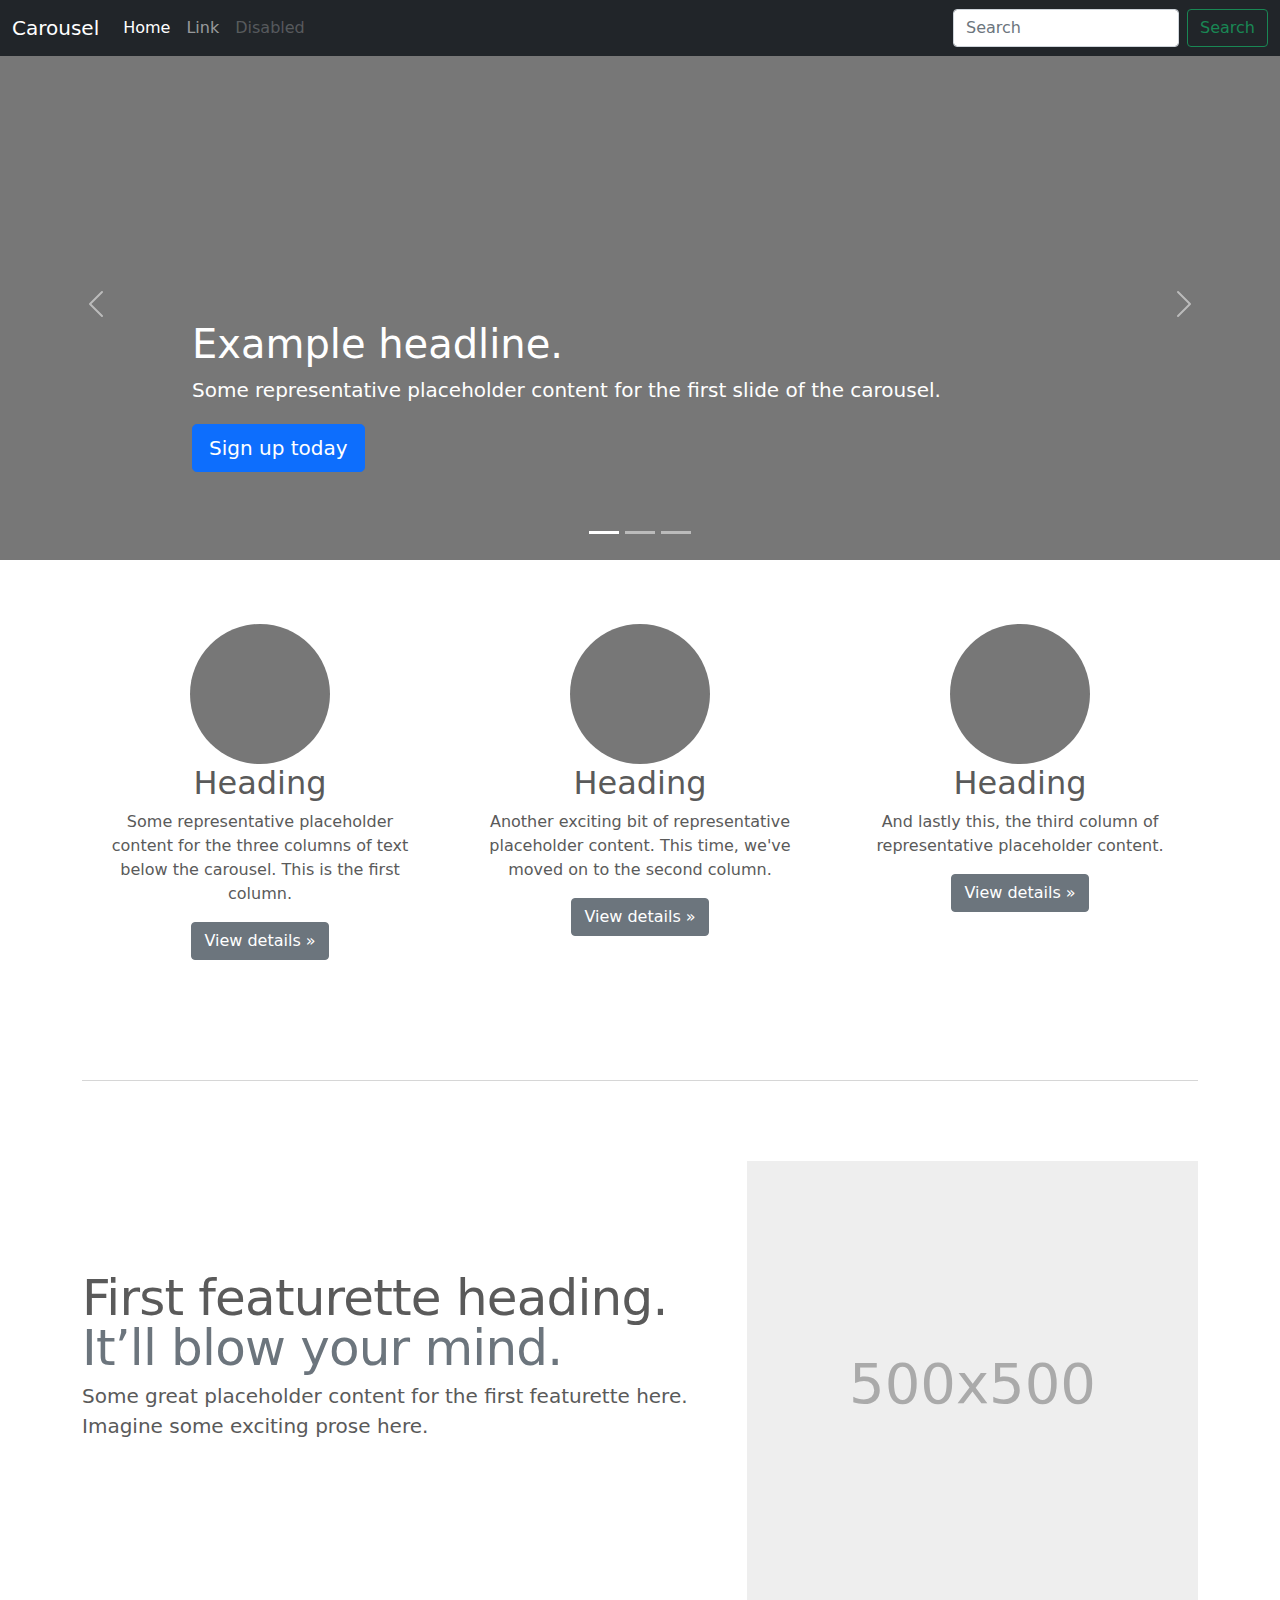
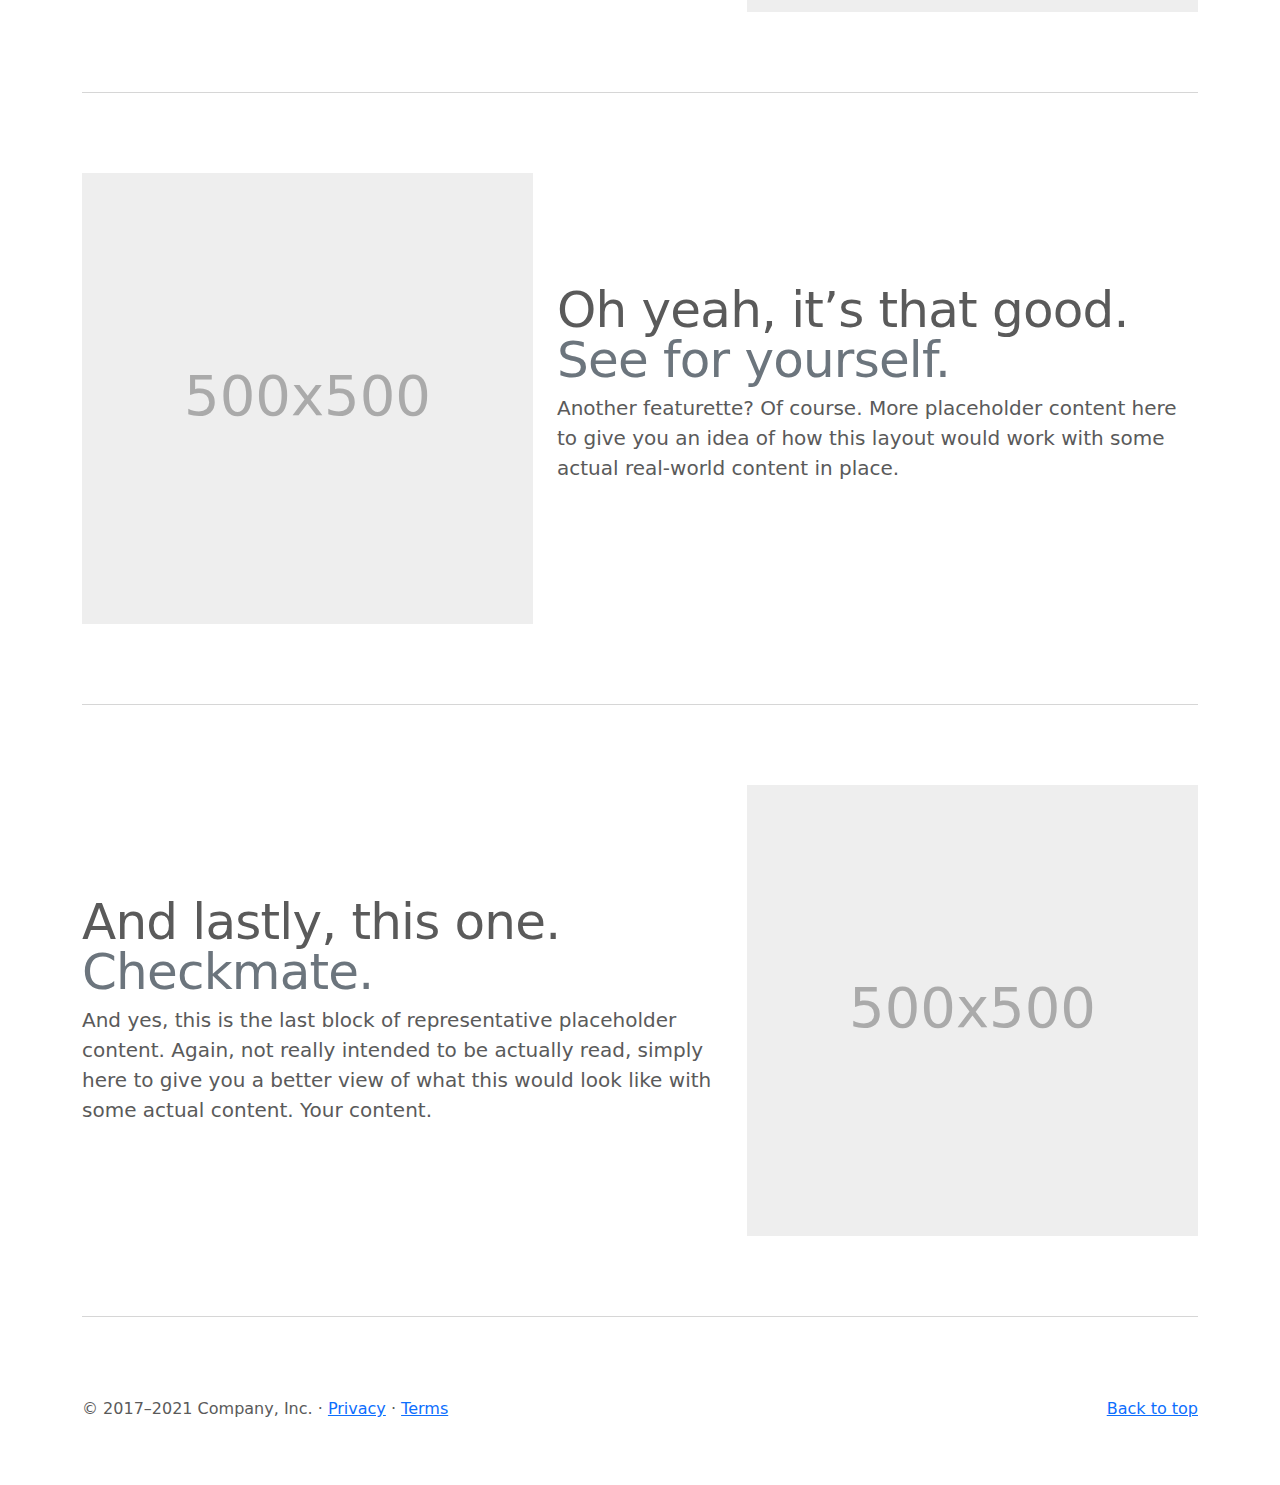
<file: bootstrap-5.0.2-examples/carousel/index.html>
<!doctype html>
<html lang="en">
  <head>
    <meta charset="utf-8">
    <meta name="viewport" content="width=device-width, initial-scale=1">
    <meta name="description" content="">
    <meta name="author" content="Mark Otto, Jacob Thornton, and Bootstrap contributors">
    <meta name="generator" content="Hugo 0.84.0">
    <title>Carousel Template · Bootstrap v5.0</title>

    <link rel="canonical" href="https://getbootstrap.com/docs/5.0/examples/carousel/">

    

    <!-- Bootstrap core CSS -->
<link href="../assets/dist/css/bootstrap.min.css" rel="stylesheet">

    <style>
      .bd-placeholder-img {
        font-size: 1.125rem;
        text-anchor: middle;
        -webkit-user-select: none;
        -moz-user-select: none;
        user-select: none;
      }

      @media (min-width: 768px) {
        .bd-placeholder-img-lg {
          font-size: 3.5rem;
        }
      }
    </style>

    
    <!-- Custom styles for this template -->
    <link href="carousel.css" rel="stylesheet">
  </head>
  <body>
    
<header>
  <nav class="navbar navbar-expand-md navbar-dark fixed-top bg-dark">
    <div class="container-fluid">
      <a class="navbar-brand" href="#">Carousel</a>
      <button class="navbar-toggler" type="button" data-bs-toggle="collapse" data-bs-target="#navbarCollapse" aria-controls="navbarCollapse" aria-expanded="false" aria-label="Toggle navigation">
        <span class="navbar-toggler-icon"></span>
      </button>
      <div class="collapse navbar-collapse" id="navbarCollapse">
        <ul class="navbar-nav me-auto mb-2 mb-md-0">
          <li class="nav-item">
            <a class="nav-link active" aria-current="page" href="#">Home</a>
          </li>
          <li class="nav-item">
            <a class="nav-link" href="#">Link</a>
          </li>
          <li class="nav-item">
            <a class="nav-link disabled" href="#" tabindex="-1" aria-disabled="true">Disabled</a>
          </li>
        </ul>
        <form class="d-flex">
          <input class="form-control me-2" type="search" placeholder="Search" aria-label="Search">
          <button class="btn btn-outline-success" type="submit">Search</button>
        </form>
      </div>
    </div>
  </nav>
</header>

<main>

  <div id="myCarousel" class="carousel slide" data-bs-ride="carousel">
    <div class="carousel-indicators">
      <button type="button" data-bs-target="#myCarousel" data-bs-slide-to="0" class="active" aria-current="true" aria-label="Slide 1"></button>
      <button type="button" data-bs-target="#myCarousel" data-bs-slide-to="1" aria-label="Slide 2"></button>
      <button type="button" data-bs-target="#myCarousel" data-bs-slide-to="2" aria-label="Slide 3"></button>
    </div>
    <div class="carousel-inner">
      <div class="carousel-item active">
        <svg class="bd-placeholder-img" width="100%" height="100%" xmlns="http://www.w3.org/2000/svg" aria-hidden="true" preserveAspectRatio="xMidYMid slice" focusable="false"><rect width="100%" height="100%" fill="#777"/></svg>

        <div class="container">
          <div class="carousel-caption text-start">
            <h1>Example headline.</h1>
            <p>Some representative placeholder content for the first slide of the carousel.</p>
            <p><a class="btn btn-lg btn-primary" href="#">Sign up today</a></p>
          </div>
        </div>
      </div>
      <div class="carousel-item">
        <svg class="bd-placeholder-img" width="100%" height="100%" xmlns="http://www.w3.org/2000/svg" aria-hidden="true" preserveAspectRatio="xMidYMid slice" focusable="false"><rect width="100%" height="100%" fill="#777"/></svg>

        <div class="container">
          <div class="carousel-caption">
            <h1>Another example headline.</h1>
            <p>Some representative placeholder content for the second slide of the carousel.</p>
            <p><a class="btn btn-lg btn-primary" href="#">Learn more</a></p>
          </div>
        </div>
      </div>
      <div class="carousel-item">
        <svg class="bd-placeholder-img" width="100%" height="100%" xmlns="http://www.w3.org/2000/svg" aria-hidden="true" preserveAspectRatio="xMidYMid slice" focusable="false"><rect width="100%" height="100%" fill="#777"/></svg>

        <div class="container">
          <div class="carousel-caption text-end">
            <h1>One more for good measure.</h1>
            <p>Some representative placeholder content for the third slide of this carousel.</p>
            <p><a class="btn btn-lg btn-primary" href="#">Browse gallery</a></p>
          </div>
        </div>
      </div>
    </div>
    <button class="carousel-control-prev" type="button" data-bs-target="#myCarousel" data-bs-slide="prev">
      <span class="carousel-control-prev-icon" aria-hidden="true"></span>
      <span class="visually-hidden">Previous</span>
    </button>
    <button class="carousel-control-next" type="button" data-bs-target="#myCarousel" data-bs-slide="next">
      <span class="carousel-control-next-icon" aria-hidden="true"></span>
      <span class="visually-hidden">Next</span>
    </button>
  </div>


  <!-- Marketing messaging and featurettes
  ================================================== -->
  <!-- Wrap the rest of the page in another container to center all the content. -->

  <div class="container marketing">

    <!-- Three columns of text below the carousel -->
    <div class="row">
      <div class="col-lg-4">
        <svg class="bd-placeholder-img rounded-circle" width="140" height="140" xmlns="http://www.w3.org/2000/svg" role="img" aria-label="Placeholder: 140x140" preserveAspectRatio="xMidYMid slice" focusable="false"><title>Placeholder</title><rect width="100%" height="100%" fill="#777"/><text x="50%" y="50%" fill="#777" dy=".3em">140x140</text></svg>

        <h2>Heading</h2>
        <p>Some representative placeholder content for the three columns of text below the carousel. This is the first column.</p>
        <p><a class="btn btn-secondary" href="#">View details &raquo;</a></p>
      </div><!-- /.col-lg-4 -->
      <div class="col-lg-4">
        <svg class="bd-placeholder-img rounded-circle" width="140" height="140" xmlns="http://www.w3.org/2000/svg" role="img" aria-label="Placeholder: 140x140" preserveAspectRatio="xMidYMid slice" focusable="false"><title>Placeholder</title><rect width="100%" height="100%" fill="#777"/><text x="50%" y="50%" fill="#777" dy=".3em">140x140</text></svg>

        <h2>Heading</h2>
        <p>Another exciting bit of representative placeholder content. This time, we've moved on to the second column.</p>
        <p><a class="btn btn-secondary" href="#">View details &raquo;</a></p>
      </div><!-- /.col-lg-4 -->
      <div class="col-lg-4">
        <svg class="bd-placeholder-img rounded-circle" width="140" height="140" xmlns="http://www.w3.org/2000/svg" role="img" aria-label="Placeholder: 140x140" preserveAspectRatio="xMidYMid slice" focusable="false"><title>Placeholder</title><rect width="100%" height="100%" fill="#777"/><text x="50%" y="50%" fill="#777" dy=".3em">140x140</text></svg>

        <h2>Heading</h2>
        <p>And lastly this, the third column of representative placeholder content.</p>
        <p><a class="btn btn-secondary" href="#">View details &raquo;</a></p>
      </div><!-- /.col-lg-4 -->
    </div><!-- /.row -->


    <!-- START THE FEATURETTES -->

    <hr class="featurette-divider">

    <div class="row featurette">
      <div class="col-md-7">
        <h2 class="featurette-heading">First featurette heading. <span class="text-muted">It’ll blow your mind.</span></h2>
        <p class="lead">Some great placeholder content for the first featurette here. Imagine some exciting prose here.</p>
      </div>
      <div class="col-md-5">
        <svg class="bd-placeholder-img bd-placeholder-img-lg featurette-image img-fluid mx-auto" width="500" height="500" xmlns="http://www.w3.org/2000/svg" role="img" aria-label="Placeholder: 500x500" preserveAspectRatio="xMidYMid slice" focusable="false"><title>Placeholder</title><rect width="100%" height="100%" fill="#eee"/><text x="50%" y="50%" fill="#aaa" dy=".3em">500x500</text></svg>

      </div>
    </div>

    <hr class="featurette-divider">

    <div class="row featurette">
      <div class="col-md-7 order-md-2">
        <h2 class="featurette-heading">Oh yeah, it’s that good. <span class="text-muted">See for yourself.</span></h2>
        <p class="lead">Another featurette? Of course. More placeholder content here to give you an idea of how this layout would work with some actual real-world content in place.</p>
      </div>
      <div class="col-md-5 order-md-1">
        <svg class="bd-placeholder-img bd-placeholder-img-lg featurette-image img-fluid mx-auto" width="500" height="500" xmlns="http://www.w3.org/2000/svg" role="img" aria-label="Placeholder: 500x500" preserveAspectRatio="xMidYMid slice" focusable="false"><title>Placeholder</title><rect width="100%" height="100%" fill="#eee"/><text x="50%" y="50%" fill="#aaa" dy=".3em">500x500</text></svg>

      </div>
    </div>

    <hr class="featurette-divider">

    <div class="row featurette">
      <div class="col-md-7">
        <h2 class="featurette-heading">And lastly, this one. <span class="text-muted">Checkmate.</span></h2>
        <p class="lead">And yes, this is the last block of representative placeholder content. Again, not really intended to be actually read, simply here to give you a better view of what this would look like with some actual content. Your content.</p>
      </div>
      <div class="col-md-5">
        <svg class="bd-placeholder-img bd-placeholder-img-lg featurette-image img-fluid mx-auto" width="500" height="500" xmlns="http://www.w3.org/2000/svg" role="img" aria-label="Placeholder: 500x500" preserveAspectRatio="xMidYMid slice" focusable="false"><title>Placeholder</title><rect width="100%" height="100%" fill="#eee"/><text x="50%" y="50%" fill="#aaa" dy=".3em">500x500</text></svg>

      </div>
    </div>

    <hr class="featurette-divider">

    <!-- /END THE FEATURETTES -->

  </div><!-- /.container -->


  <!-- FOOTER -->
  <footer class="container">
    <p class="float-end"><a href="#">Back to top</a></p>
    <p>&copy; 2017–2021 Company, Inc. &middot; <a href="#">Privacy</a> &middot; <a href="#">Terms</a></p>
  </footer>
</main>


    <script src="../assets/dist/js/bootstrap.bundle.min.js"></script>

      
  </body>
</html>
</file>
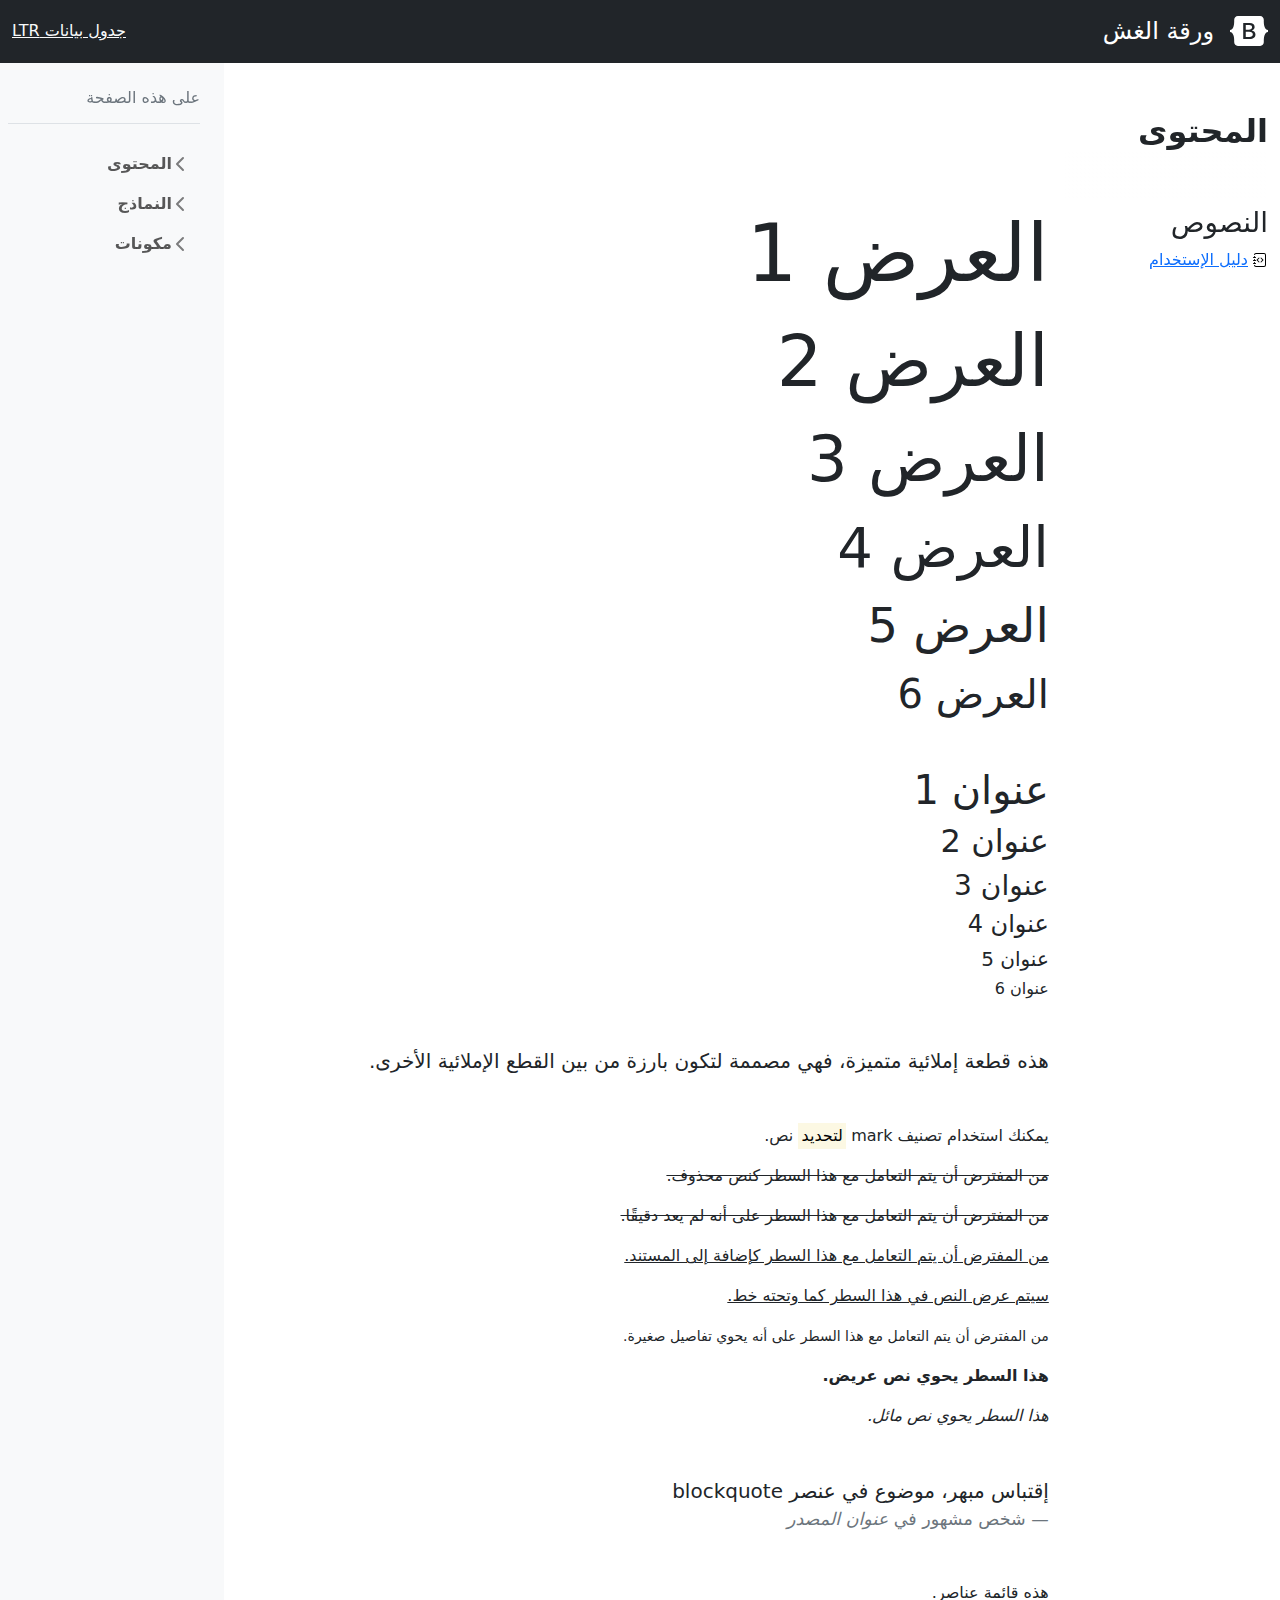
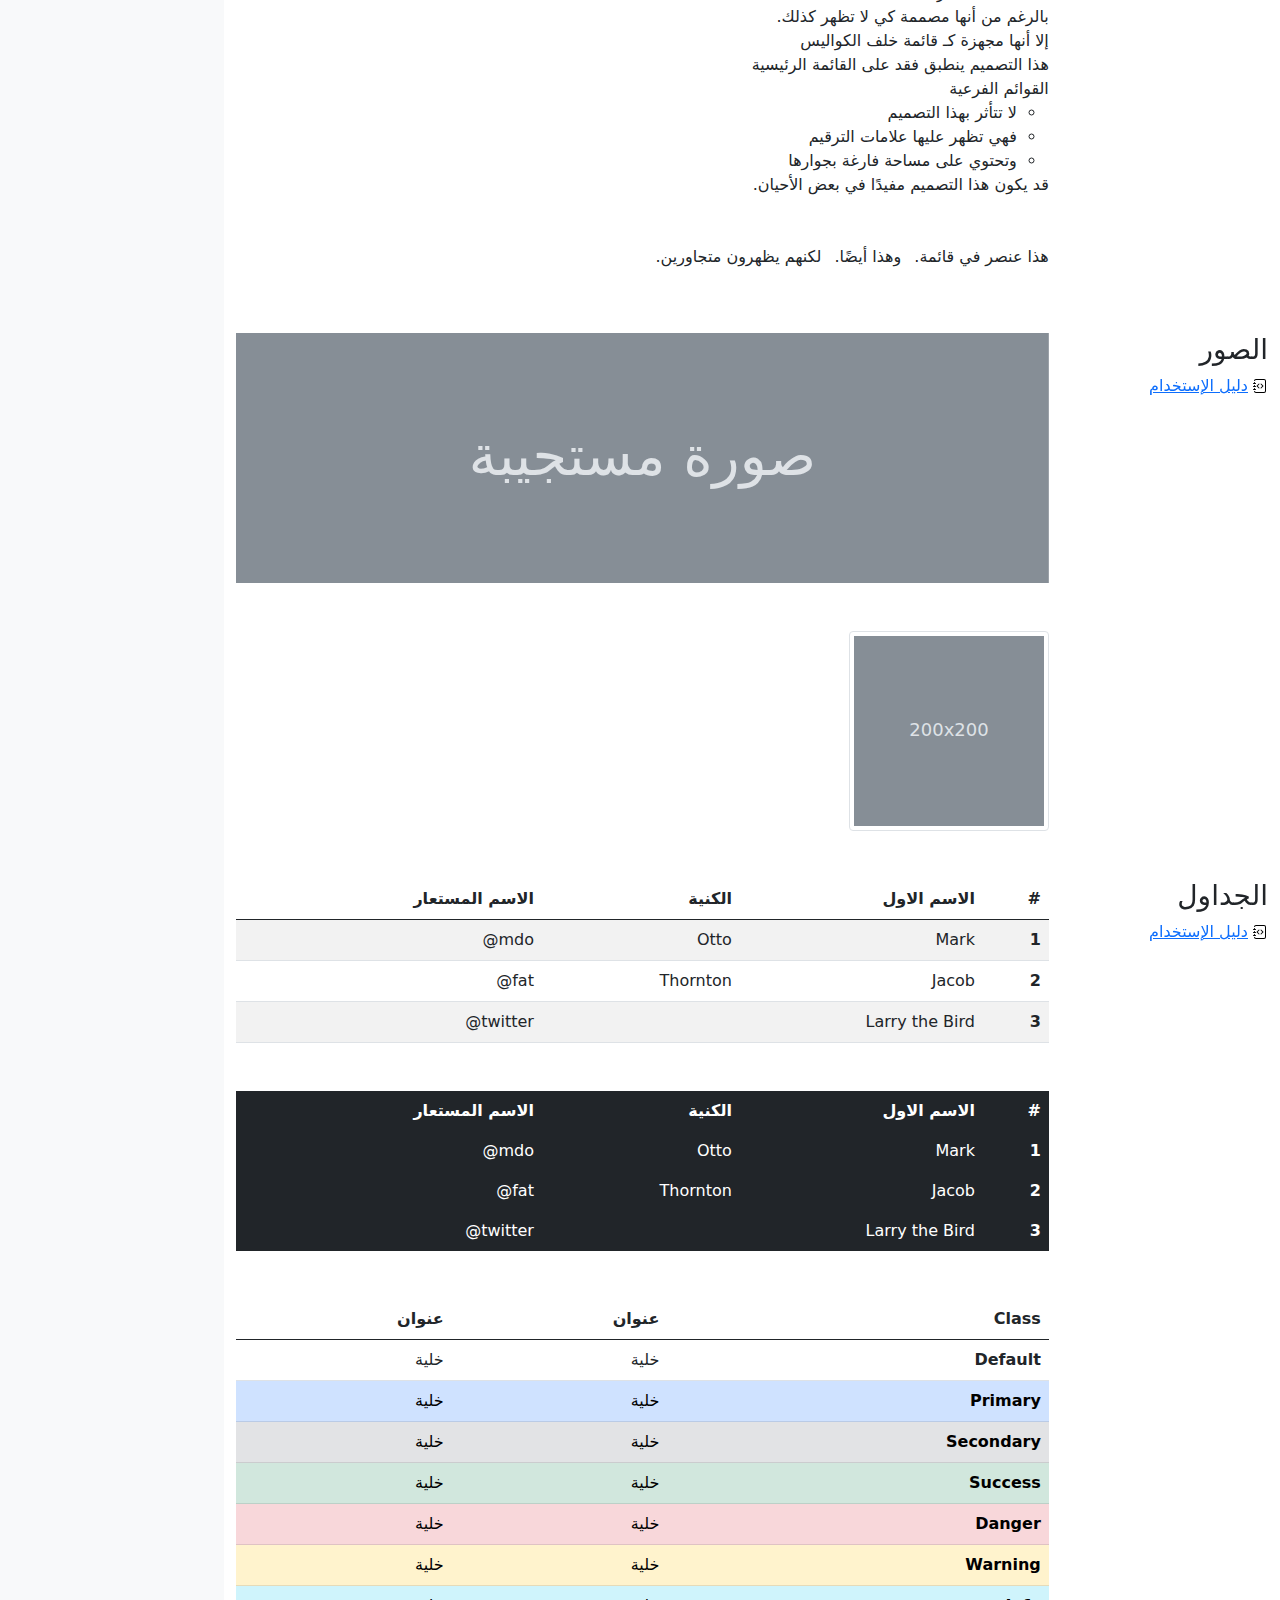
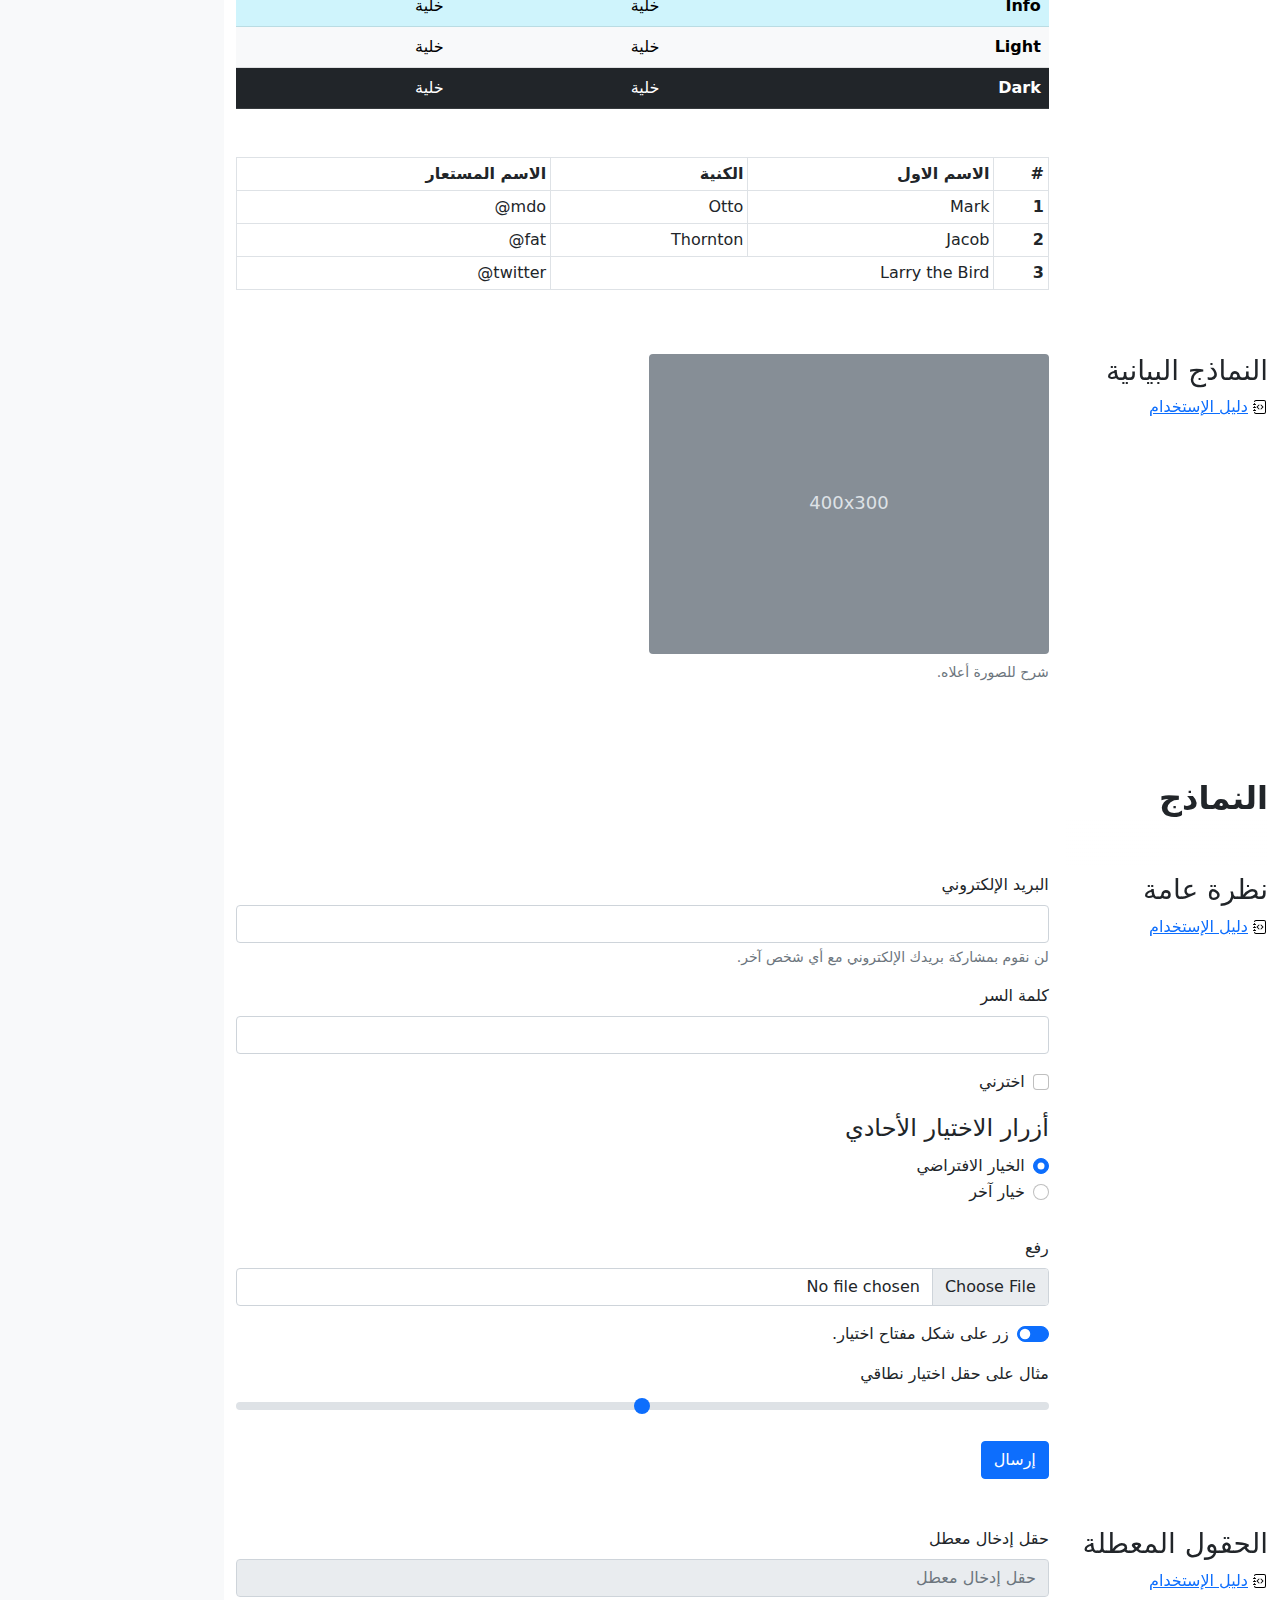
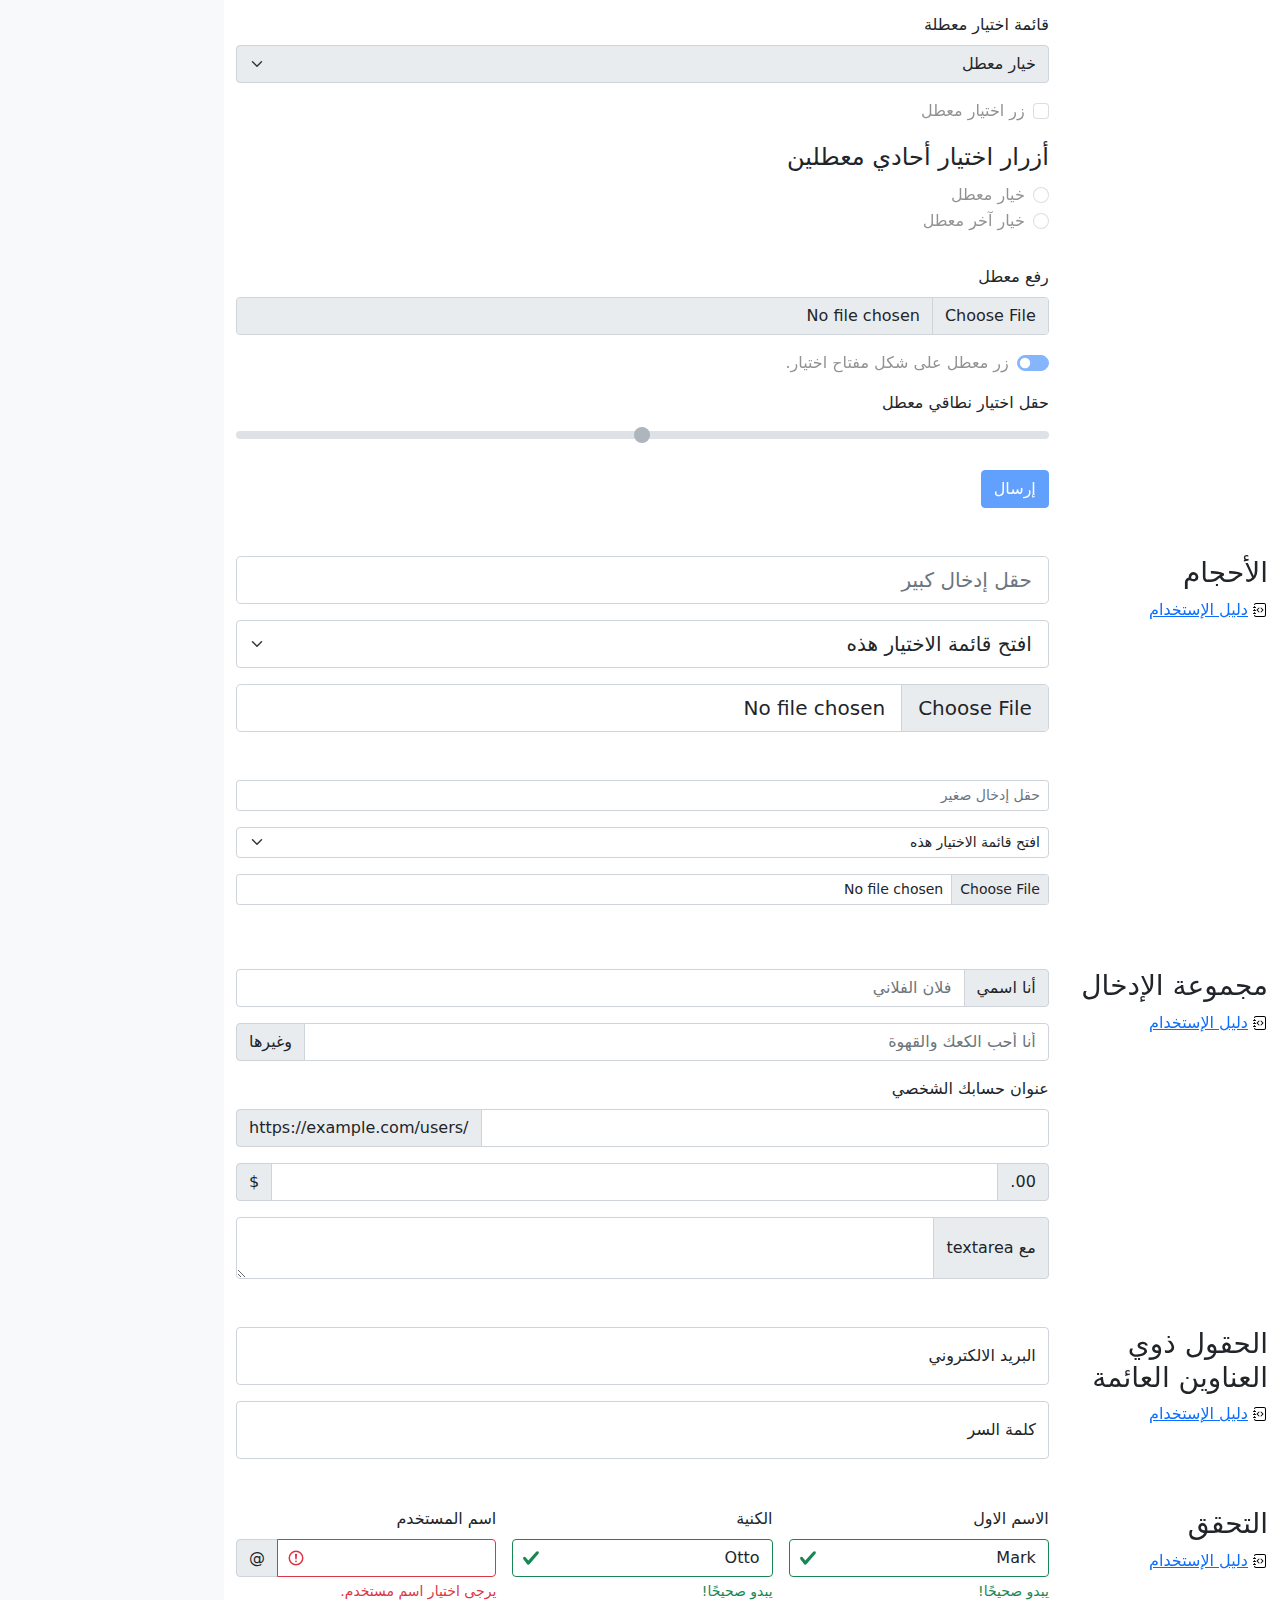
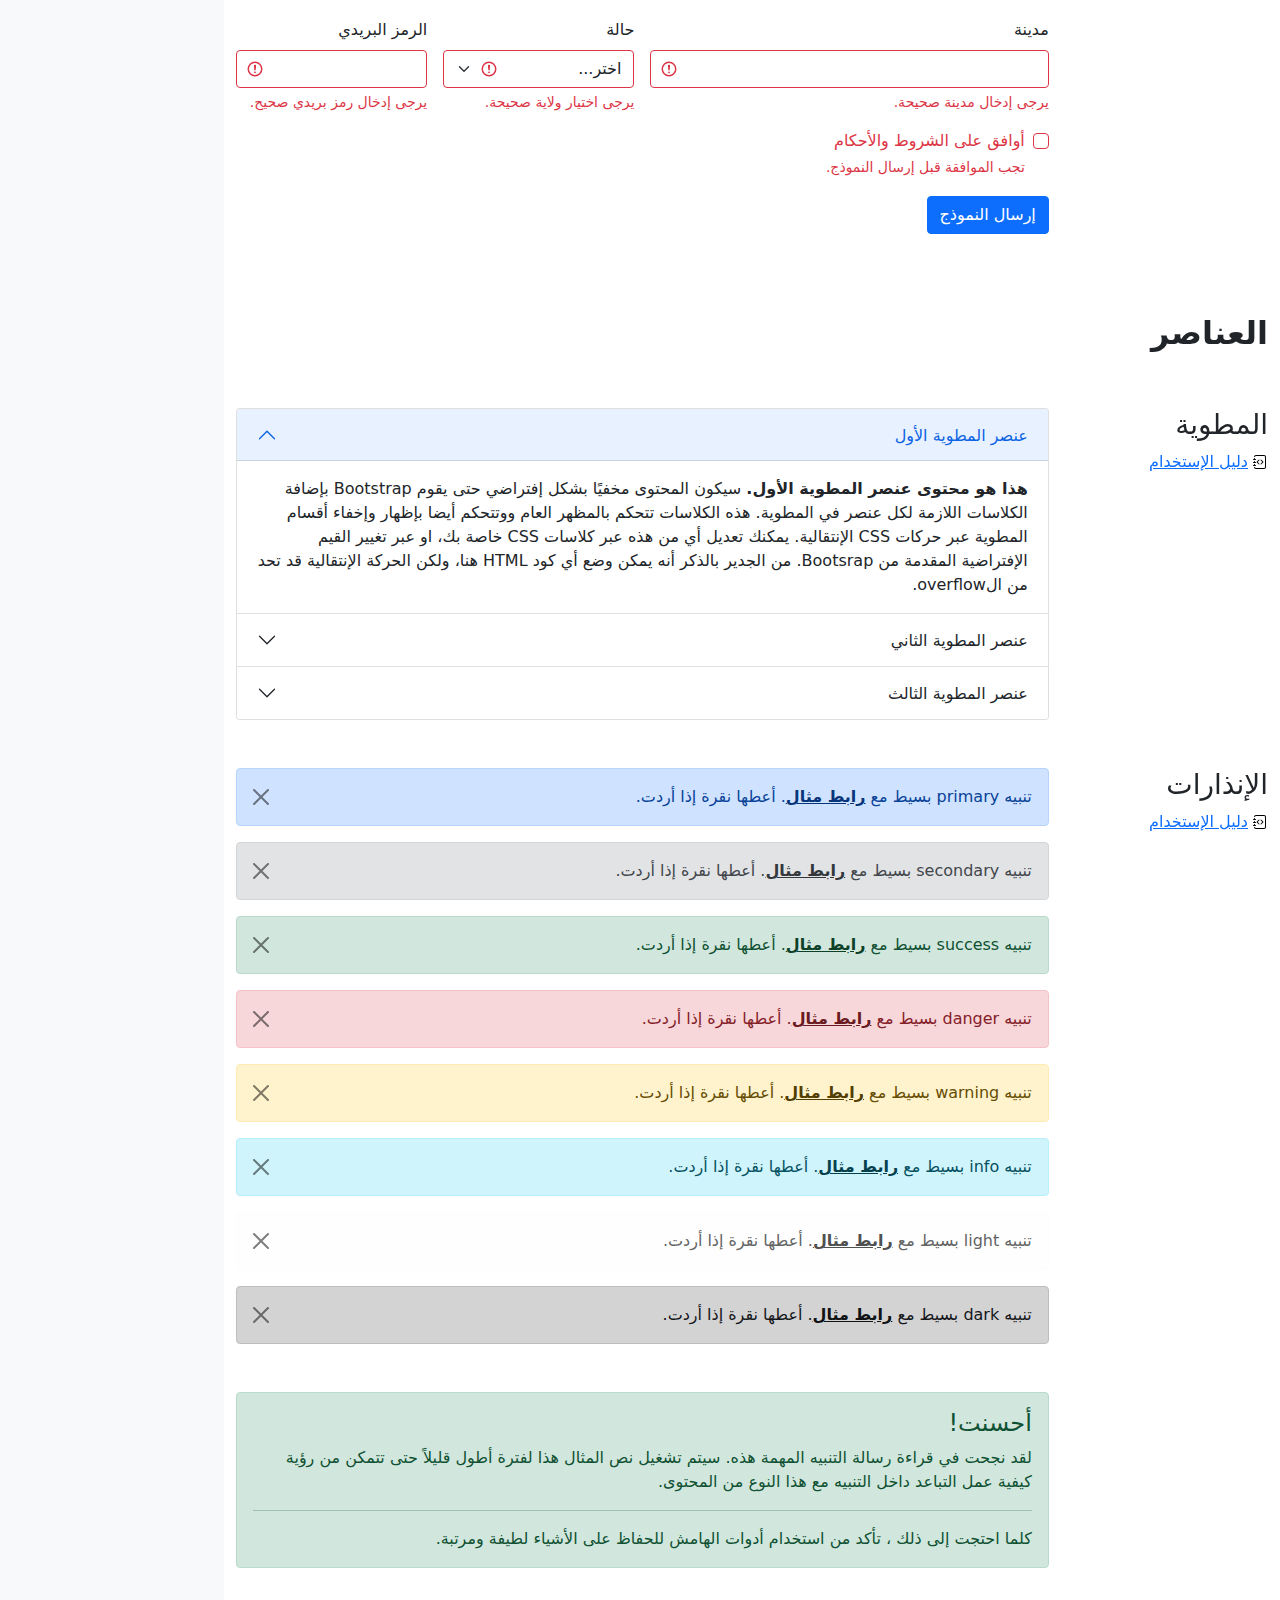
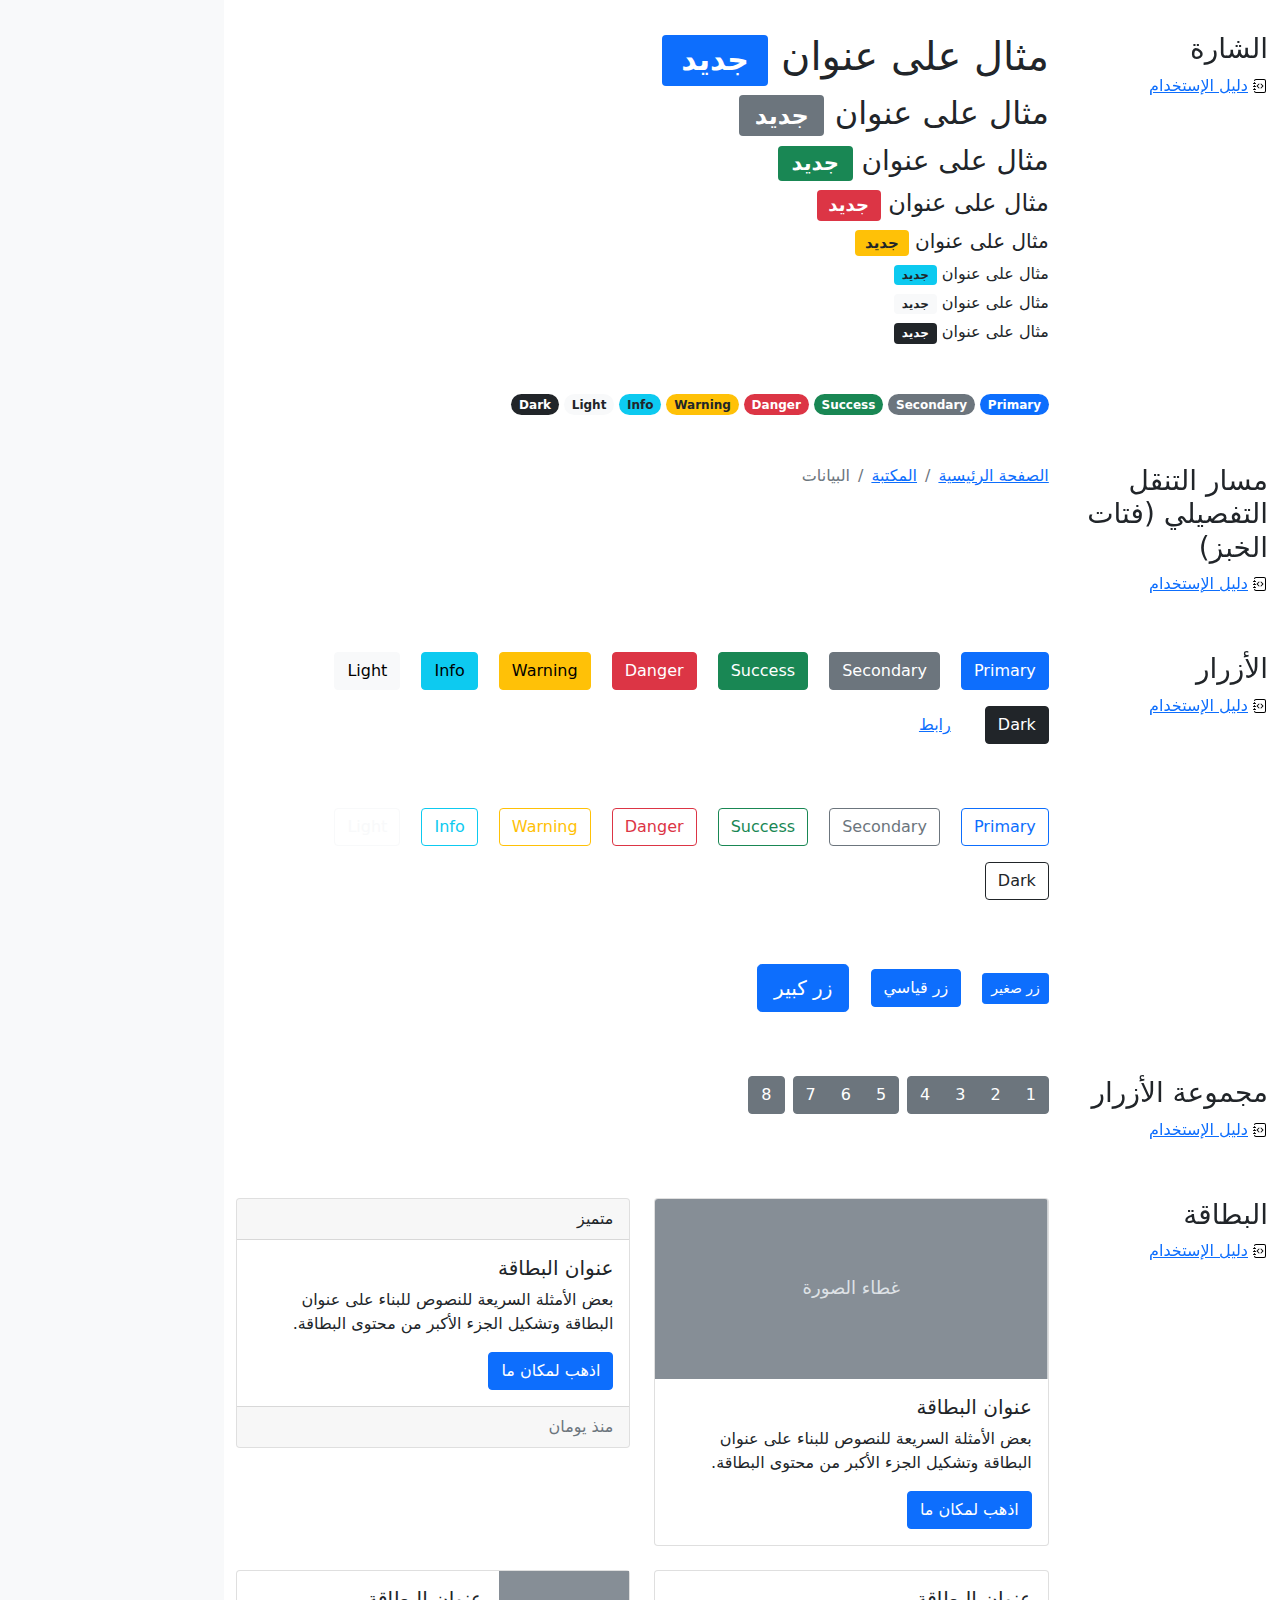
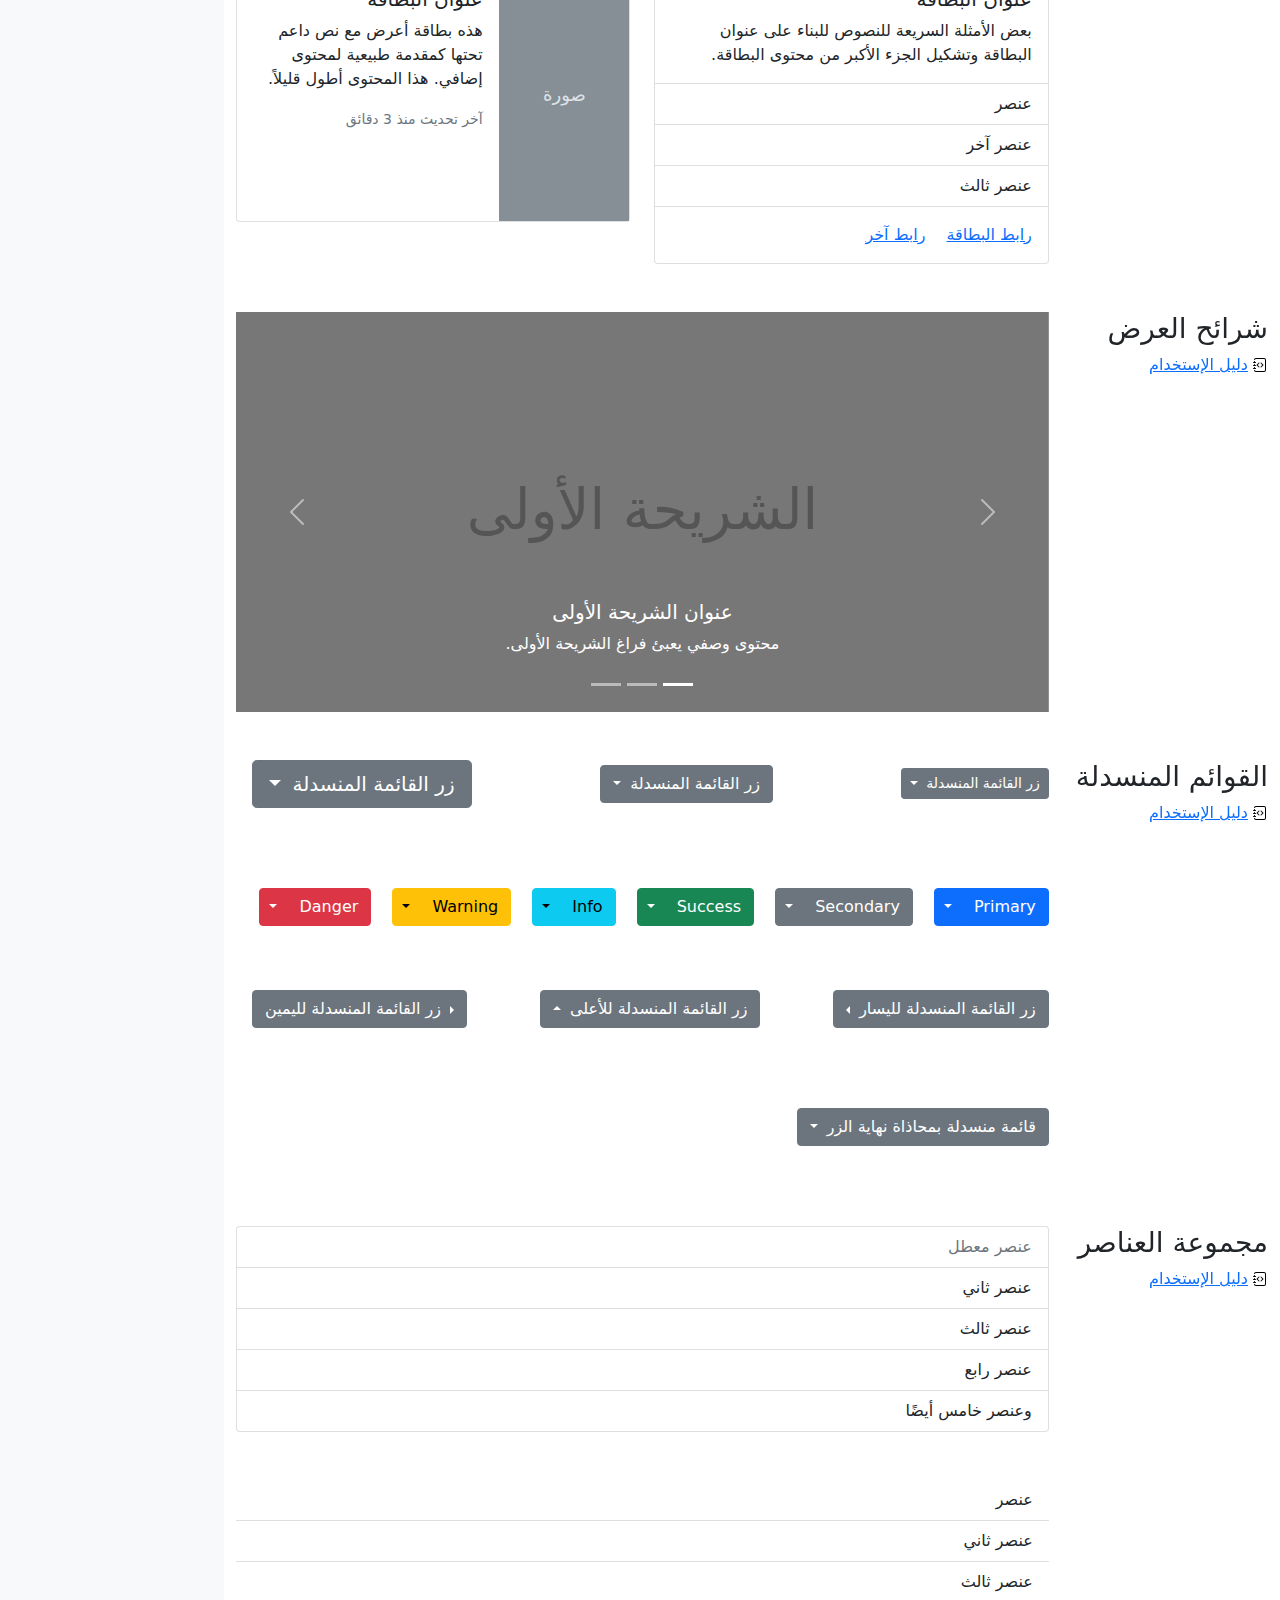
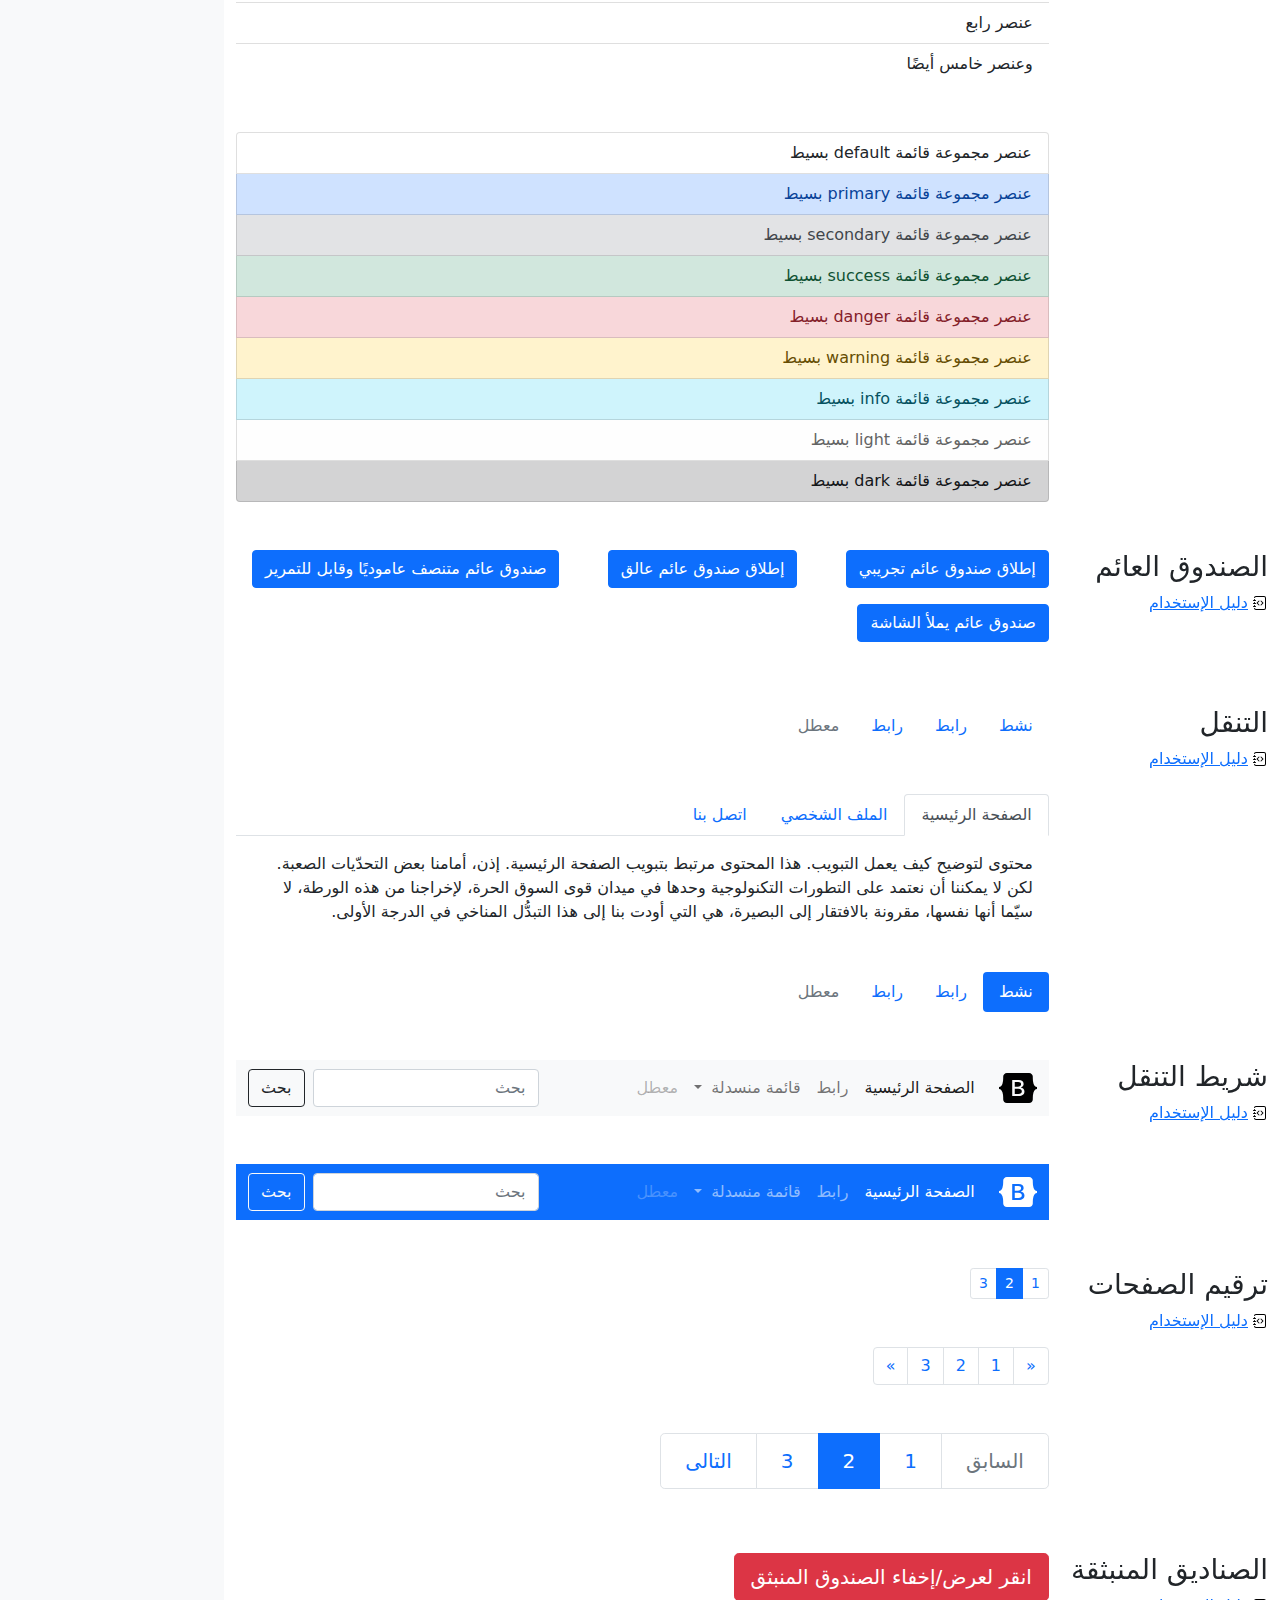
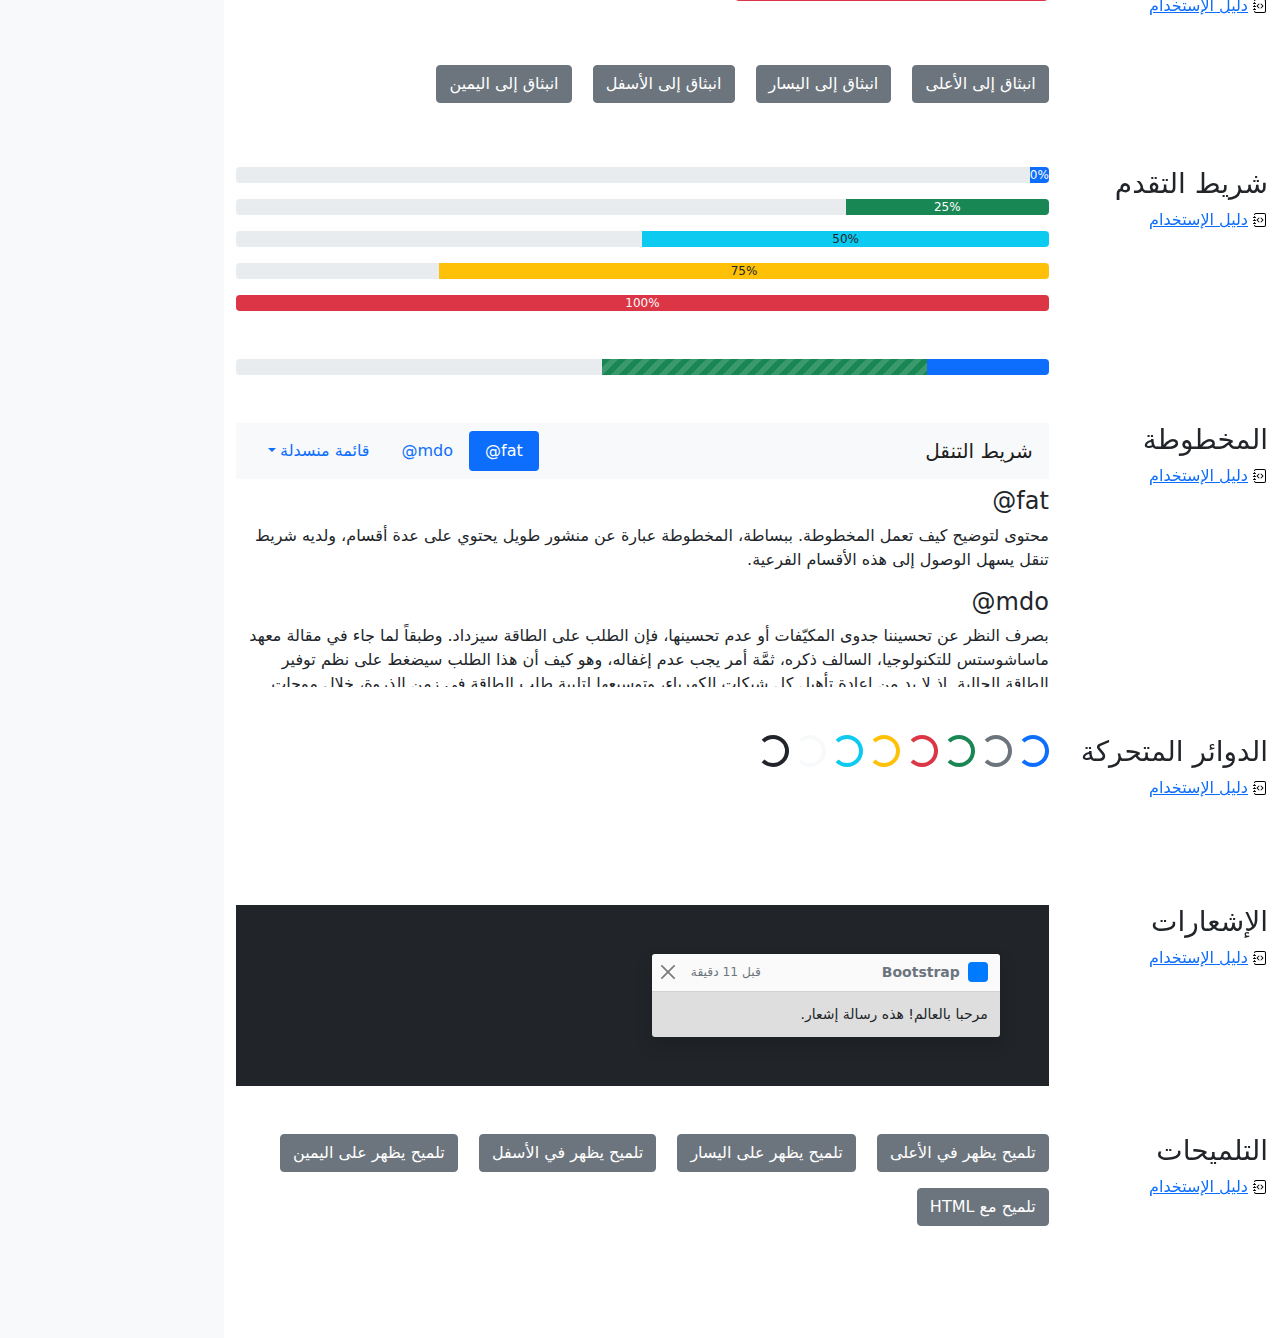
<file: bootstrap-5.0.2-examples/cheatsheet-rtl/index.html>
<!doctype html>
<html lang="ar" dir="rtl">
  <head>
    <meta charset="utf-8">
    <meta name="viewport" content="width=device-width, initial-scale=1">
    <meta name="description" content="">
    <meta name="author" content="Mark Otto, Jacob Thornton, and Bootstrap contributors">
    <meta name="generator" content="Hugo 0.84.0">
    <title>ورقة الغش · Bootstrap v5.0</title>

    <link rel="canonical" href="https://getbootstrap.com/docs/5.0/examples/cheatsheet-rtl/">

    

    <!-- Bootstrap core CSS -->
<link href="../assets/dist/css/bootstrap.rtl.min.css" rel="stylesheet">

    <style>
      .bd-placeholder-img {
        font-size: 1.125rem;
        text-anchor: middle;
        -webkit-user-select: none;
        -moz-user-select: none;
        user-select: none;
      }

      @media (min-width: 768px) {
        .bd-placeholder-img-lg {
          font-size: 3.5rem;
        }
      }
    </style>

    
    <!-- Custom styles for this template -->
    <link href="../cheatsheet/cheatsheet.rtl.css" rel="stylesheet">
  </head>
  <body class="bg-light">
    
<header class="bd-header bg-dark py-3 d-flex align-items-stretch border-bottom border-dark">
  <div class="container-fluid d-flex align-items-center">
    <h1 class="d-flex align-items-center fs-4 text-white mb-0">
      <img src="../assets/brand/bootstrap-logo-white.svg" width="38" height="30" class="me-3" alt="Bootstrap">
      ورقة الغش
    </h1>
    <a href="../examples/cheatsheet/" class="ms-auto link-light" hreflang="en">جدول بيانات LTR</a>
  </div>
</header>
<aside class="bd-aside sticky-xl-top text-muted align-self-start mb-3 mb-xl-5 px-2">
  <h2 class="h6 pt-4 pb-3 mb-4 border-bottom">على هذه الصفحة</h2>
  <nav class="small" id="toc">
    <ul class="list-unstyled">
      <li class="my-2">
        <button class="btn d-inline-flex align-items-center collapsed" data-bs-toggle="collapse" aria-expanded="false" data-bs-target="#contents-collapse" aria-controls="contents-collapse">المحتوى</button>
        <ul class="list-unstyled ps-3 collapse" id="contents-collapse">
          <li><a class="d-inline-flex align-items-center rounded" href="#typography">النصوص</a></li>
          <li><a class="d-inline-flex align-items-center rounded" href="#images">الصور</a></li>
          <li><a class="d-inline-flex align-items-center rounded" href="#tables">الجداول</a></li>
          <li><a class="d-inline-flex align-items-center rounded" href="#figures">النماذج البيانية</a></li>
        </ul>
      </li>
      <li class="my-2">
        <button class="btn d-inline-flex align-items-center collapsed" data-bs-toggle="collapse" aria-expanded="false" data-bs-target="#forms-collapse" aria-controls="forms-collapse">النماذج</button>
        <ul class="list-unstyled ps-3 collapse" id="forms-collapse">
          <li><a class="d-inline-flex align-items-center rounded" href="#overview">نظرة عامة</a></li>
          <li><a class="d-inline-flex align-items-center rounded" href="#disabled-forms">الحقول المعطلة</a></li>
          <li><a class="d-inline-flex align-items-center rounded" href="#sizing">الأحجام</a></li>
          <li><a class="d-inline-flex align-items-center rounded" href="#input-group">مجموعة الإدخال</a></li>
          <li><a class="d-inline-flex align-items-center rounded" href="#floating-labels">الحقول ذوي العناوين العائمة</a></li>
          <li><a class="d-inline-flex align-items-center rounded" href="#validation">التحقق</a></li>
        </ul>
      </li>
      <li class="my-2">
        <button class="btn d-inline-flex align-items-center collapsed" data-bs-toggle="collapse" aria-expanded="false" data-bs-target="#components-collapse" aria-controls="components-collapse">مكونات</button>
        <ul class="list-unstyled ps-3 collapse" id="components-collapse">
          <li><a class="d-inline-flex align-items-center rounded" href="#accordion">المطوية</a></li>
          <li><a class="d-inline-flex align-items-center rounded" href="#alerts">الإنذارات</a></li>
          <li><a class="d-inline-flex align-items-center rounded" href="#badge">الشارة</a></li>
          <li><a class="d-inline-flex align-items-center rounded" href="#breadcrumb">مسار التنقل التفصيلي</a></li>
          <li><a class="d-inline-flex align-items-center rounded" href="#buttons">الأزرار</a></li>
          <li><a class="d-inline-flex align-items-center rounded" href="#button-group">مجموعة الأزرار</a></li>
          <li><a class="d-inline-flex align-items-center rounded" href="#card">البطاقة</a></li>
          <li><a class="d-inline-flex align-items-center rounded" href="#carousel">شرائح العرض</a></li>
          <li><a class="d-inline-flex align-items-center rounded" href="#dropdowns">القوائم المنسدلة</a></li>
          <li><a class="d-inline-flex align-items-center rounded" href="#list-group">مجموعة العناصر</a></li>
          <li><a class="d-inline-flex align-items-center rounded" href="#modal">الصندوق العائم</a></li>
          <li><a class="d-inline-flex align-items-center rounded" href="#navs">التنقل</a></li>
          <li><a class="d-inline-flex align-items-center rounded" href="#navbar">شريط التنقل</a></li>
          <li><a class="d-inline-flex align-items-center rounded" href="#pagination">ترقيم الصفحات</a></li>
          <li><a class="d-inline-flex align-items-center rounded" href="#popovers">الصناديق المنبثقة</a></li>
          <li><a class="d-inline-flex align-items-center rounded" href="#progress">شريط التقدم</a></li>
          <li><a class="d-inline-flex align-items-center rounded" href="#scrollspy">المخطوطة</a></li>
          <li><a class="d-inline-flex align-items-center rounded" href="#spinners">الدوائر المتحركة</a></li>
          <li><a class="d-inline-flex align-items-center rounded" href="#toasts">الإشعارات</a></li>
          <li><a class="d-inline-flex align-items-center rounded" href="#tooltips">التلميحات</a></li>
        </ul>
      </li>
    </ul>
  </nav>
</aside>
<div class="bd-cheatsheet container-fluid bg-body">
  <section id="content">
    <h2 class="sticky-xl-top fw-bold pt-3 pt-xl-5 pb-2 pb-xl-3">المحتوى</h2>

    <article class="my-3" id="typography">
      <div class="bd-heading sticky-xl-top align-self-start mt-5 mb-3 mt-xl-0 mb-xl-2">
        <h3>النصوص</h3>
        <a class="d-flex align-items-center" hreflang="en" href="../content/typography/">دليل الإستخدام</a>
      </div>

      <div>
        <div class="bd-example">
        <p class="display-1">العرض 1</p>
        <p class="display-2">العرض 2</p>
        <p class="display-3">العرض 3</p>
        <p class="display-4">العرض 4</p>
        <p class="display-5">العرض 5</p>
        <p class="display-6">العرض 6</p>
        </div>

        <div class="bd-example">
        <p class="h1">عنوان 1</p>
        <p class="h2">عنوان 2</p>
        <p class="h3">عنوان 3</p>
        <p class="h4">عنوان 4</p>
        <p class="h5">عنوان 5</p>
        <p class="h6">عنوان 6</p>
        </div>

        <div class="bd-example">
        <p class="lead">
          هذه قطعة إملائية متميزة، فهي مصممة لتكون بارزة من بين القطع الإملائية الأخرى.
        </p>
        </div>

        <div class="bd-example">
        <p>يمكنك استخدام تصنيف mark <mark>لتحديد</mark> نص.</p>
        <p><del>من المفترض أن يتم التعامل مع هذا السطر كنص محذوف.</del></p>
        <p><s>من المفترض أن يتم التعامل مع هذا السطر على أنه لم يعد دقيقًا.</s></p>
        <p><ins>من المفترض أن يتم التعامل مع هذا السطر كإضافة إلى المستند.</ins></p>
        <p><u>سيتم عرض النص في هذا السطر كما وتحته خط.</u></p>
        <p><small>من المفترض أن يتم التعامل مع هذا السطر على أنه يحوي تفاصيل صغيرة.</small></p>
        <p><strong>هذا السطر يحوي نص عريض.</strong></p>
        <p><em>هذا السطر يحوي نص مائل.</em></p>
        </div>

        <div class="bd-example">
        <blockquote class="blockquote">
          <p>إقتباس مبهر، موضوع في عنصر blockquote</p>
          <footer class="blockquote-footer">شخص مشهور في <cite title= "عنوان المصدر"> عنوان المصدر </cite></footer>
        </blockquote>
        </div>

        <div class="bd-example">
        <ul class="list-unstyled">
          <li>هذه قائمة عناصر.</li>
          <li>بالرغم من أنها مصممة كي لا تظهر كذلك.</li>
          <li>إلا أنها مجهزة كـ قائمة خلف الكواليس</li>
          <li>هذا التصميم ينطبق فقد على القائمة الرئيسية</li>
          <li>القوائم الفرعية
            <ul>
              <li>لا تتأثر بهذا التصميم</li>
              <li>فهي تظهر عليها علامات الترقيم</li>
              <li>وتحتوي على مساحة فارغة بجوارها</li>
            </ul>
          </li>
          <li>قد يكون هذا التصميم مفيدًا في بعض الأحيان.</li>
        </ul>
        </div>

        <div class="bd-example">
        <ul class="list-inline">
          <li class="list-inline-item">هذا عنصر في قائمة.</li>
          <li class="list-inline-item">وهذا أيضًا.</li>
          <li class="list-inline-item">لكنهم يظهرون متجاورين.</li>
        </ul>
        </div>
      </div>
    </article>
    <article class="my-3" id="images">
      <div class="bd-heading sticky-xl-top align-self-start mt-5 mb-3 mt-xl-0 mb-xl-2">
        <h3>الصور</h3>
        <a class="d-flex align-items-center" hreflang="en" href="../content/images/">دليل الإستخدام</a>
      </div>

      <div>
        <div class="bd-example">
        <svg class="bd-placeholder-img bd-placeholder-img-lg img-fluid" width="100%" height="250" xmlns="http://www.w3.org/2000/svg" role="img" aria-label="Placeholder: صورة مستجيبة" preserveAspectRatio="xMidYMid slice" focusable="false"><title>Placeholder</title><rect width="100%" height="100%" fill="#868e96"/><text x="50%" y="50%" fill="#dee2e6" dy=".3em">صورة مستجيبة</text></svg>

        </div>

        <div class="bd-example">
        <svg class="bd-placeholder-img img-thumbnail" width="200" height="200" xmlns="http://www.w3.org/2000/svg" role="img" aria-label="صورة عنصر نائب مربع عام مع حدود بيضاء حولها ، مما يجعلها تشبه صورة تم التقاطها بكاميرا فورية قديمة: 200x200" preserveAspectRatio="xMidYMid slice" focusable="false"><title>صورة عنصر نائب مربع عام مع حدود بيضاء حولها ، مما يجعلها تشبه صورة تم التقاطها بكاميرا فورية قديمة</title><rect width="100%" height="100%" fill="#868e96"/><text x="50%" y="50%" fill="#dee2e6" dy=".3em">200x200</text></svg>

        </div>
      </div>
    </article>
    <article class="my-3" id="tables">
      <div class="bd-heading sticky-xl-top align-self-start mt-5 mb-3 mt-xl-0 mb-xl-2">
        <h3>الجداول</h3>
        <a class="d-flex align-items-center" hreflang="en" href="../content/tables/">دليل الإستخدام</a>
      </div>

      <div>
        <div class="bd-example">
        <table class="table table-striped">
          <thead>
          <tr>
            <th scope="col">#</th>
            <th scope="col">الاسم الاول</th>
            <th scope="col">الكنية</th>
            <th scope="col">الاسم المستعار</th>
          </tr>
          </thead>
          <tbody>
          <tr>
            <th scope="row">1</th>
            <td>Mark</td>
            <td>Otto</td>
            <td><bdo lang="en" dir="ltr">@mdo</bdo></td>
          </tr>
          <tr>
            <th scope="row">2</th>
            <td>Jacob</td>
            <td>Thornton</td>
            <td><bdo lang="en" dir="ltr">@fat</bdo></td>
          </tr>
          <tr>
            <th scope="row">3</th>
            <td colspan="2">Larry the Bird</td>
            <td><bdo lang="en" dir="ltr">@twitter</bdo></td>
          </tr>
          </tbody>
        </table>
        </div>

        <div class="bd-example">
        <table class="table table-dark table-borderless">
          <thead>
          <tr>
            <th scope="col">#</th>
            <th scope="col">الاسم الاول</th>
            <th scope="col">الكنية</th>
            <th scope="col">الاسم المستعار</th>
          </tr>
          </thead>
          <tbody>
          <tr>
            <th scope="row">1</th>
            <td>Mark</td>
            <td>Otto</td>
            <td><bdo lang="en" dir="ltr">@mdo</bdo></td>
          </tr>
          <tr>
            <th scope="row">2</th>
            <td>Jacob</td>
            <td>Thornton</td>
            <td><bdo lang="en" dir="ltr">@fat</bdo></td>
          </tr>
          <tr>
            <th scope="row">3</th>
            <td colspan="2">Larry the Bird</td>
            <td><bdo lang="en" dir="ltr">@twitter</bdo></td>
          </tr>
          </tbody>
        </table>
        </div>

        <div class="bd-example">
        <table class="table table-hover">
          <thead>
          <tr>
            <th scope="col">Class</th>
            <th scope="col">عنوان</th>
            <th scope="col">عنوان</th>
          </tr>
          </thead>
          <tbody>
          <tr>
            <th scope="row">Default</th>
            <td>خلية</td>
            <td>خلية</td>
          </tr>
          
          <tr class="table-primary">
            <th scope="row">Primary</th>
            <td>خلية</td>
            <td>خلية</td>
          </tr>
          <tr class="table-secondary">
            <th scope="row">Secondary</th>
            <td>خلية</td>
            <td>خلية</td>
          </tr>
          <tr class="table-success">
            <th scope="row">Success</th>
            <td>خلية</td>
            <td>خلية</td>
          </tr>
          <tr class="table-danger">
            <th scope="row">Danger</th>
            <td>خلية</td>
            <td>خلية</td>
          </tr>
          <tr class="table-warning">
            <th scope="row">Warning</th>
            <td>خلية</td>
            <td>خلية</td>
          </tr>
          <tr class="table-info">
            <th scope="row">Info</th>
            <td>خلية</td>
            <td>خلية</td>
          </tr>
          <tr class="table-light">
            <th scope="row">Light</th>
            <td>خلية</td>
            <td>خلية</td>
          </tr>
          <tr class="table-dark">
            <th scope="row">Dark</th>
            <td>خلية</td>
            <td>خلية</td>
          </tr>
          </tbody>
        </table>
        </div>

        <div class="bd-example">
        <table class="table table-sm table-bordered">
          <thead>
          <tr>
            <th scope="col">#</th>
            <th scope="col">الاسم الاول</th>
            <th scope="col">الكنية</th>
            <th scope="col">الاسم المستعار</th>
          </tr>
          </thead>
          <tbody>
          <tr>
            <th scope="row">1</th>
            <td>Mark</td>
            <td>Otto</td>
            <td><bdo lang="en" dir="ltr">@mdo</bdo></td>
          </tr>
          <tr>
            <th scope="row">2</th>
            <td>Jacob</td>
            <td>Thornton</td>
            <td><bdo lang="en" dir="ltr">@fat</bdo></td>
          </tr>
          <tr>
            <th scope="row">3</th>
            <td colspan="2">Larry the Bird</td>
            <td><bdo lang="en" dir="ltr">@twitter</bdo></td>
          </tr>
          </tbody>
        </table>
        </div>
      </div>
    </article>
    <article class="my-3" id="figures">
      <div class="bd-heading sticky-xl-top align-self-start mt-5 mb-3 mt-xl-0 mb-xl-2">
        <h3>النماذج البيانية</h3>
        <a class="d-flex align-items-center" hreflang="en" href="../content/figures/">دليل الإستخدام</a>
      </div>

      <div>
        <div class="bd-example">
        <figure class="figure">
          <svg class="bd-placeholder-img figure-img img-fluid rounded" width="400" height="300" xmlns="http://www.w3.org/2000/svg" role="img" aria-label="Placeholder: 400x300" preserveAspectRatio="xMidYMid slice" focusable="false"><title>Placeholder</title><rect width="100%" height="100%" fill="#868e96"/><text x="50%" y="50%" fill="#dee2e6" dy=".3em">400x300</text></svg>

          <figcaption class="figure-caption">شرح للصورة أعلاه.</figcaption>
        </figure>
        </div>
      </div>
    </article>
  </section>

  <section id="forms">
    <h2 class="sticky-xl-top fw-bold pt-3 pt-xl-5 pb-2 pb-xl-3">النماذج</h2>

    <article class="my-3" id="overview">
      <div class="bd-heading sticky-xl-top align-self-start mt-5 mb-3 mt-xl-0 mb-xl-2">
        <h3>نظرة عامة</h3>
        <a class="d-flex align-items-center" hreflang="en" href="../forms/overview/">دليل الإستخدام</a>
      </div>

      <div>
        <div class="bd-example">
        <form>
          <div class="mb-3">
            <label for="exampleInputEmail1" class="form-label">البريد الإلكتروني</label>
            <input type="email" class="form-control" id="exampleInputEmail1" aria-describedby="emailHelp">
            <div id="emailHelp" class="form-text">لن نقوم بمشاركة بريدك الإلكتروني مع أي شخص آخر.</div>
          </div>
          <div class="mb-3">
            <label for="exampleInputPassword1" class="form-label">كلمة السر</label>
            <input type="password" class="form-control" id="exampleInputPassword1">
          </div>
          <div class="mb-3 form-check">
            <input type="checkbox" class="form-check-input" id="exampleCheck1">
            <label class="form-check-label" for="exampleCheck1">اخترني</label>
          </div>
          <fieldset class="mb-3">
            <legend>أزرار الاختيار الأحادي</legend>
            <div class="form-check">
              <input type="radio" name="radios" class="form-check-input" id="exampleRadio1" checked>
              <label class="form-check-label" for="exampleRadio1">الخيار الافتراضي</label>
            </div>
            <div class="mb-3 form-check">
              <input type="radio" name="radios" class="form-check-input" id="exampleRadio2">
              <label class="form-check-label" for="exampleRadio2">خيار آخر</label>
            </div>
          </fieldset>
          <div class="mb-3">
            <label class="form-label" for="customFile">رفع</label>
            <input type="file" class="form-control" id="customFile">
          </div>
          <div class="mb-3 form-check form-switch">
            <input class="form-check-input" type="checkbox" id="flexSwitchCheckChecked" checked>
            <label class="form-check-label" for="flexSwitchCheckChecked">زر على شكل مفتاح اختيار.</label>
          </div>
          <div class="mb-3">
            <label for="customRange3" class="form-label">مثال على حقل اختيار نطاقي</label>
            <input type="range" class="form-range" min="0" max="5" step="0.5" id="customRange3">
          </div>
          <button type="submit" class="btn btn-primary">إرسال</button>
        </form>
        </div>
      </div>
    </article>
    <article class="my-3" id="disabled-forms">
      <div class="bd-heading sticky-xl-top align-self-start mt-5 mb-3 mt-xl-0 mb-xl-2">
        <h3>الحقول المعطلة</h3>
        <a class="d-flex align-items-center" hreflang="en" href="../forms/overview/#disabled-forms">دليل الإستخدام</a>
      </div>

      <div>
        <div class="bd-example">
        <form>
          <fieldset disabled aria-label="مثال على مجموعة الحقول المعطلة">
            <div class="mb-3">
              <label for="disabledTextInput" class="form-label">حقل إدخال معطل</label>
              <input type="text" id="disabledTextInput" class="form-control" placeholder="حقل إدخال معطل">
            </div>
            <div class="mb-3">
              <label for="disabledSelect" class="form-label">قائمة اختيار معطلة</label>
              <select id="disabledSelect" class="form-select">
                <option>خيار معطل</option>
              </select>
            </div>
            <div class="mb-3">
              <div class="form-check">
                <input class="form-check-input" type="checkbox" id="disabledFieldsetCheck" disabled>
                <label class="form-check-label" for="disabledFieldsetCheck">
                  زر اختيار معطل
                </label>
              </div>
            </div>
            <fieldset class="mb-3">
              <legend>أزرار اختيار أحادي معطلين</legend>
              <div class="form-check">
                <input type="radio" name="radios" class="form-check-input" id="disabledRadio1" disabled>
                <label class="form-check-label" for="disabledRadio1">خيار معطل</label>
              </div>
              <div class="mb-3 form-check">
                <input type="radio" name="radios" class="form-check-input" id="disabledRadio2" disabled>
                <label class="form-check-label" for="disabledRadio2">خيار آخر معطل</label>
              </div>
            </fieldset>
            <div class="mb-3">
              <label class="form-label" for="disabledCustomFile">رفع معطل</label>
              <input type="file" class="form-control" id="disabledCustomFile" disabled>
            </div>
            <div class="mb-3 form-check form-switch">
              <input class="form-check-input" type="checkbox" id="disabledSwitchCheckChecked" checked disabled>
              <label class="form-check-label" for="disabledSwitchCheckChecked">زر معطل على شكل مفتاح اختيار.</label>
            </div>
            <div class="mb-3">
              <label for="disabledRange" class="form-label">حقل اختيار نطاقي معطل</label>
              <input type="range" class="form-range" min="0" max="5" step="0.5" id="disabledRange">
            </div>
            <button type="submit" class="btn btn-primary">إرسال</button>
          </fieldset>
        </form>
        </div>
      </div>
    </article>
    <article class="my-3" id="sizing">
      <div class="bd-heading sticky-xl-top align-self-start mt-5 mb-3 mt-xl-0 mb-xl-2">
        <h3>الأحجام</h3>
        <a class="d-flex align-items-center" hreflang="en" href="../forms/form-control/#sizing">دليل الإستخدام</a>
      </div>

      <div>
        <div class="bd-example">
        <div class="mb-3">
          <input class="form-control form-control-lg" type="text" placeholder="حقل إدخال كبير" aria-label=".form-control-lg مثال">
        </div>
        <div class="mb-3">
          <select class="form-select form-select-lg mb-3" aria-label=".form-select-lg مثال">
            <option selected>افتح قائمة الاختيار هذه</option>
            <option value="1">واحد</option>
            <option value="2">اثنان</option>
            <option value="3">ثلاثة</option>
          </select>
        </div>
        <div class="mb-3">
          <input type="file" class="form-control form-control-lg" aria-label="مثال على إدخال ملف كبير">
        </div>
        </div>

        <div class="bd-example">
        <div class="mb-3">
          <input class="form-control form-control-sm" type="text" placeholder="حقل إدخال صغير" aria-label=".form-control-sm مثال">
        </div>
        <div class="mb-3">
          <select class="form-select form-select-sm" aria-label=".form-select-sm مثال">
            <option selected>افتح قائمة الاختيار هذه</option>
            <option value="1">واحد</option>
            <option value="2">اثنان</option>
            <option value="3">ثلاثة</option>
          </select>
        </div>
        <div class="mb-3">
          <input type="file" class="form-control form-control-sm" aria-label="مثال على إدخال ملف صغير">
        </div>
        </div>
      </div>
    </article>
    <article class="my-3" id="input-group">
      <div class="bd-heading sticky-xl-top align-self-start mt-5 mb-3 mt-xl-0 mb-xl-2">
        <h3>مجموعة الإدخال</h3>
        <a class="d-flex align-items-center" hreflang="en" href="../forms/input-group/">دليل الإستخدام</a>
      </div>

      <div>
        <div class="bd-example">
        <div class="input-group mb-3">
          <span class="input-group-text" id="basic-addon1">أنا اسمي</span>
          <input type="text" class="form-control" placeholder="فلان الفلاني" aria-label="الاسم" aria-describedby="basic-addon1">
        </div>
        <div class="input-group mb-3">
          <input type="text" class="form-control" placeholder="أنا أحب الكعك والقهوة" aria-label="الطعام المفضل" aria-describedby="basic-addon2">
          <span class="input-group-text" id="basic-addon2">وغيرها</span>
        </div>
        <label for="basic-url" class="form-label">عنوان حسابك الشخصي</label>
        <div class="input-group mb-3">
          <input type="text" class="form-control" id="basic-url" aria-describedby="basic-addon3">
          <span class="input-group-text" id="basic-addon3"><bdo lang="en" dir="ltr">https://example.com/users/</bdo></span>
        </div>
        <div class="input-group mb-3">
          <span class="input-group-text"><bdo lang="en" dir="ltr">.00</bdo></span>
          <input type="text" class="form-control" aria-label="المبلغ (لأقرب دولار)">
          <span class="input-group-text">$</span>
        </div>
        <div class="input-group">
          <span class="input-group-text">مع textarea</span>
          <textarea class="form-control" aria-label="مع textarea"></textarea>
        </div>
        </div>
      </div>
    </article>
    <article class="my-3" id="floating-labels">
      <div class="bd-heading sticky-xl-top align-self-start mt-5 mb-3 mt-xl-0 mb-xl-2">
        <h3>الحقول ذوي العناوين العائمة</h3>
        <a class="d-flex align-items-center" href="../forms/floating-labels/">دليل الإستخدام</a>
      </div>

      <div>
        <div class="bd-example">
        <form>
          <div class="form-floating mb-3">
            <input type="email" class="form-control" id="floatingInput" placeholder="name@example.com">
            <label for="floatingInput">البريد الالكتروني</label>
          </div>
          <div class="form-floating">
            <input type="password" class="form-control" id="floatingPassword" placeholder="كلمة السر">
            <label for="floatingPassword">كلمة السر</label>
          </div>
        </form>
        </div>
      </div>
    </article>
    <article class="my-3" id="validation">
      <div class="bd-heading sticky-xl-top align-self-start mt-5 mb-3 mt-xl-0 mb-xl-2">
        <h3>التحقق</h3>
        <a class="d-flex align-items-center" hreflang="en" href="../forms/validation/">دليل الإستخدام</a>
      </div>

      <div>
        <div class="bd-example">
        <form class="row g-3">
          <div class="col-md-4">
            <label for="validationServer01" class="form-label">الاسم الاول</label>
            <input type="text" class="form-control is-valid" id="validationServer01" value="Mark" required>
            <div class="valid-feedback">
              يبدو صحيحًا!
            </div>
          </div>
          <div class="col-md-4">
            <label for="validationServer02" class="form-label">الكنية</label>
            <input type="text" class="form-control is-valid" id="validationServer02" value="Otto" required>
            <div class="valid-feedback">
              يبدو صحيحًا!
            </div>
          </div>
          <div class="col-md-4">
            <label for="validationServerUsername" class="form-label">اسم المستخدم</label>
            <div class="input-group has-validation">
              <input type="text" class="form-control is-invalid" id="validationServerUsername" aria-describedby="inputGroupPrepend3" required>
              <span class="input-group-text" id="inputGroupPrepend3">@</span>
              <div class="invalid-feedback">
                يرجى اختيار اسم مستخدم.
              </div>
            </div>
          </div>
          <div class="col-md-6">
            <label for="validationServer03" class="form-label">مدينة</label>
            <input type="text" class="form-control is-invalid" id="validationServer03" required>
            <div class="invalid-feedback">
              يرجى إدخال مدينة صحيحة.
            </div>
          </div>
          <div class="col-md-3">
            <label for="validationServer04" class="form-label">حالة</label>
            <select class="form-select is-invalid" id="validationServer04" required>
              <option selected disabled value="">اختر...</option>
              <option>...</option>
            </select>
            <div class="invalid-feedback">
              يرجى اختيار ولاية صحيحة.
            </div>
          </div>
          <div class="col-md-3">
            <label for="validationServer05" class="form-label">الرمز البريدي</label>
            <input type="text" class="form-control is-invalid" id="validationServer05" required>
            <div class="invalid-feedback">
              يرجى إدخال رمز بريدي صحيح.
            </div>
          </div>
          <div class="col-12">
            <div class="form-check">
              <input class="form-check-input is-invalid" type="checkbox" value="" id="invalidCheck3" required>
              <label class="form-check-label" for="invalidCheck3">
                أوافق على الشروط والأحكام
              </label>
              <div class="invalid-feedback">
                تجب الموافقة قبل إرسال النموذج.
              </div>
            </div>
          </div>
          <div class="col-12">
            <button class="btn btn-primary" type="submit">إرسال النموذج</button>
          </div>
        </form>
        </div>
      </div>
    </article>
  </section>

  <section id="components">
    <h2 class="sticky-xl-top fw-bold pt-3 pt-xl-5 pb-2 pb-xl-3">العناصر</h2>

    <article class="my-3" id="accordion">
      <div class="bd-heading sticky-xl-top align-self-start mt-5 mb-3 mt-xl-0 mb-xl-2">
        <h3>المطوية</h3>
        <a class="d-flex align-items-center" hreflang="en" href="../components/accordion/">دليل الإستخدام</a>
      </div>

      <div>
        <div class="bd-example">
        <div class="accordion" id="accordionExample">
          <div class="accordion-item">
            <h4 class="accordion-header" id="headingOne">
              <button class="accordion-button" type="button" data-bs-toggle="collapse" data-bs-target="#collapseOne" aria-expanded="true" aria-controls="collapseOne">
                عنصر المطوية الأول
              </button>
            </h4>
            <div id="collapseOne" class="accordion-collapse collapse show" aria-labelledby="headingOne" data-bs-parent="#accordionExample">
              <div class="accordion-body">
                <strong>هذا هو محتوى عنصر المطوية الأول.</strong> سيكون المحتوى مخفيًا بشكل إفتراضي حتى يقوم Bootstrap بإضافة الكلاسات اللازمة لكل عنصر في المطوية. هذه الكلاسات تتحكم بالمظهر العام ووتتحكم أيضا بإظهار وإخفاء أقسام المطوية عبر حركات CSS الإنتقالية. يمكنك تعديل أي من هذه عبر كلاسات CSS خاصة بك، او عبر تغيير القيم الإفتراضية المقدمة من Bootsrap. من الجدير بالذكر أنه يمكن وضع أي كود HTML هنا، ولكن الحركة الإنتقالية قد تحد من الoverflow.
              </div>
            </div>
          </div>
          <div class="accordion-item">
            <h4 class="accordion-header" id="headingTwo">
              <button class="accordion-button collapsed" type="button" data-bs-toggle="collapse" data-bs-target="#collapseTwo" aria-expanded="false" aria-controls="collapseTwo">
                عنصر المطوية الثاني
              </button>
            </h4>
            <div id="collapseTwo" class="accordion-collapse collapse" aria-labelledby="headingTwo" data-bs-parent="#accordionExample">
              <div class="accordion-body">
                <strong>هذا هو محتوى عنصر المطوية الثاني.</strong> سيكون المحتوى مخفيًا بشكل إفتراضي حتى يقوم Bootstrap بإضافة الكلاسات اللازمة لكل عنصر في المطوية. هذه الكلاسات تتحكم بالمظهر العام ووتتحكم أيضا بإظهار وإخفاء أقسام المطوية عبر حركات CSS الإنتقالية. يمكنك تعديل أي من هذه عبر كلاسات CSS خاصة بك، او عبر تغيير القيم الإفتراضية المقدمة من Bootsrap. من الجدير بالذكر أنه يمكن وضع أي كود HTML هنا، ولكن الحركة الإنتقالية قد تحد من الoverflow.
              </div>
            </div>
          </div>
          <div class="accordion-item">
            <h4 class="accordion-header" id="headingThree">
              <button class="accordion-button collapsed" type="button" data-bs-toggle="collapse" data-bs-target="#collapseThree" aria-expanded="false" aria-controls="collapseThree">
                عنصر المطوية الثالث
              </button>
            </h4>
            <div id="collapseThree" class="accordion-collapse collapse" aria-labelledby="headingThree" data-bs-parent="#accordionExample">
              <div class="accordion-body">
                <strong>هذا هو محتوى عنصر المطوية الثالث.</strong> سيكون المحتوى مخفيًا بشكل إفتراضي حتى يقوم Bootstrap بإضافة الكلاسات اللازمة لكل عنصر في المطوية. هذه الكلاسات تتحكم بالمظهر العام ووتتحكم أيضا بإظهار وإخفاء أقسام المطوية عبر حركات CSS الإنتقالية. يمكنك تعديل أي من هذه عبر كلاسات CSS خاصة بك، او عبر تغيير القيم الإفتراضية المقدمة من Bootsrap. من الجدير بالذكر أنه يمكن وضع أي كود HTML هنا، ولكن الحركة الإنتقالية قد تحد من الoverflow.
              </div>
            </div>
          </div>
        </div>
        </div>
      </div>
    </article>
    <article class="my-3" id="alerts">
      <div class="bd-heading sticky-xl-top align-self-start mt-5 mb-3 mt-xl-0 mb-xl-2">
        <h3>الإنذارات</h3>
        <a class="d-flex align-items-center" hreflang="en" href="../components/alerts/">دليل الإستخدام</a>
      </div>

      <div>
        <div class="bd-example">
        
        <div class="alert alert-primary alert-dismissible fade show" role="alert">
          تنبيه primary بسيط مع <a href="#" class="alert-link">رابط مثال</a>. أعطها نقرة إذا أردت.
          <button type="button" class="btn-close" data-bs-dismiss="alert" aria-label="قريب"></button>
        </div>
        <div class="alert alert-secondary alert-dismissible fade show" role="alert">
          تنبيه secondary بسيط مع <a href="#" class="alert-link">رابط مثال</a>. أعطها نقرة إذا أردت.
          <button type="button" class="btn-close" data-bs-dismiss="alert" aria-label="قريب"></button>
        </div>
        <div class="alert alert-success alert-dismissible fade show" role="alert">
          تنبيه success بسيط مع <a href="#" class="alert-link">رابط مثال</a>. أعطها نقرة إذا أردت.
          <button type="button" class="btn-close" data-bs-dismiss="alert" aria-label="قريب"></button>
        </div>
        <div class="alert alert-danger alert-dismissible fade show" role="alert">
          تنبيه danger بسيط مع <a href="#" class="alert-link">رابط مثال</a>. أعطها نقرة إذا أردت.
          <button type="button" class="btn-close" data-bs-dismiss="alert" aria-label="قريب"></button>
        </div>
        <div class="alert alert-warning alert-dismissible fade show" role="alert">
          تنبيه warning بسيط مع <a href="#" class="alert-link">رابط مثال</a>. أعطها نقرة إذا أردت.
          <button type="button" class="btn-close" data-bs-dismiss="alert" aria-label="قريب"></button>
        </div>
        <div class="alert alert-info alert-dismissible fade show" role="alert">
          تنبيه info بسيط مع <a href="#" class="alert-link">رابط مثال</a>. أعطها نقرة إذا أردت.
          <button type="button" class="btn-close" data-bs-dismiss="alert" aria-label="قريب"></button>
        </div>
        <div class="alert alert-light alert-dismissible fade show" role="alert">
          تنبيه light بسيط مع <a href="#" class="alert-link">رابط مثال</a>. أعطها نقرة إذا أردت.
          <button type="button" class="btn-close" data-bs-dismiss="alert" aria-label="قريب"></button>
        </div>
        <div class="alert alert-dark alert-dismissible fade show" role="alert">
          تنبيه dark بسيط مع <a href="#" class="alert-link">رابط مثال</a>. أعطها نقرة إذا أردت.
          <button type="button" class="btn-close" data-bs-dismiss="alert" aria-label="قريب"></button>
        </div>
        </div>

        <div class="bd-example">
        <div class="alert alert-success" role="alert">
          <h4 class="alert-heading">أحسنت!</h4>
          <p>لقد نجحت في قراءة رسالة التنبيه المهمة هذه. سيتم تشغيل نص المثال هذا لفترة أطول قليلاً حتى تتمكن من رؤية كيفية عمل التباعد داخل التنبيه مع هذا النوع من المحتوى.</p>
          <hr>
          <p class="mb-0">كلما احتجت إلى ذلك ، تأكد من استخدام أدوات الهامش للحفاظ على الأشياء لطيفة ومرتبة.</p>
        </div>
        </div>
      </div>
    </article>
    <article class="my-3" id="badge">
      <div class="bd-heading sticky-xl-top align-self-start mt-5 mb-3 mt-xl-0 mb-xl-2">
        <h3>الشارة</h3>
        <a class="d-flex align-items-center" hreflang="en" href="../components/badge/">دليل الإستخدام</a>
      </div>

      <div>
        <div class="bd-example">
        <p class="h1">مثال على عنوان <span class="badge bg-primary">جديد</span></p>
        <p class="h2">مثال على عنوان <span class="badge bg-secondary">جديد</span></p>
        <p class="h3">مثال على عنوان <span class="badge bg-success">جديد</span></p>
        <p class="h4">مثال على عنوان <span class="badge bg-danger">جديد</span></p>
        <p class="h5">مثال على عنوان <span class="badge bg-warning text-dark">جديد</span></p>
        <p class="h6">مثال على عنوان <span class="badge bg-info text-dark">جديد</span></p>
        <p class="h6">مثال على عنوان <span class="badge bg-light text-dark">جديد</span></p>
        <p class="h6">مثال على عنوان <span class="badge bg-dark">جديد</span></p>
        </div>

        <div class="bd-example">
        
        <span class="badge rounded-pill bg-primary">Primary</span>
        <span class="badge rounded-pill bg-secondary">Secondary</span>
        <span class="badge rounded-pill bg-success">Success</span>
        <span class="badge rounded-pill bg-danger">Danger</span>
        <span class="badge rounded-pill bg-warning text-dark">Warning</span>
        <span class="badge rounded-pill bg-info text-dark">Info</span>
        <span class="badge rounded-pill bg-light text-dark">Light</span>
        <span class="badge rounded-pill bg-dark">Dark</span>
        </div>
      </div>
    </article>
    <article class="my-3" id="breadcrumb">
      <div class="bd-heading sticky-xl-top align-self-start mt-5 mb-3 mt-xl-0 mb-xl-2">
        <h3>مسار التنقل التفصيلي (فتات الخبز)</h3>
        <a class="d-flex align-items-center" hreflang="en" href="../components/breadcrumb/">دليل الإستخدام</a>
      </div>

      <div>
        <div class="bd-example">
        <nav aria-label="فتات الخبز">
          <ol class="breadcrumb">
            <li class="breadcrumb-item"><a href="#">الصفحة الرئيسية</a></li>
            <li class="breadcrumb-item"><a href="#">المكتبة</a></li>
            <li class="breadcrumb-item active" aria-current="page">البيانات</li>
          </ol>
        </nav>
        </div>
      </div>
    </article>
    <article class="my-3" id="buttons">
      <div class="bd-heading sticky-xl-top align-self-start mt-5 mb-3 mt-xl-0 mb-xl-2">
        <h3>الأزرار</h3>
        <a class="d-flex align-items-center" hreflang="en" href="../components/buttons/">دليل الإستخدام</a>
      </div>

      <div>
        <div class="bd-example">
        
        <button type="button" class="btn btn-primary">Primary</button>
        <button type="button" class="btn btn-secondary">Secondary</button>
        <button type="button" class="btn btn-success">Success</button>
        <button type="button" class="btn btn-danger">Danger</button>
        <button type="button" class="btn btn-warning">Warning</button>
        <button type="button" class="btn btn-info">Info</button>
        <button type="button" class="btn btn-light">Light</button>
        <button type="button" class="btn btn-dark">Dark</button>

        <button type="button" class="btn btn-link">رابط</button>
        </div>

        <div class="bd-example">
        
        <button type="button" class="btn btn-outline-primary">Primary</button>
        <button type="button" class="btn btn-outline-secondary">Secondary</button>
        <button type="button" class="btn btn-outline-success">Success</button>
        <button type="button" class="btn btn-outline-danger">Danger</button>
        <button type="button" class="btn btn-outline-warning">Warning</button>
        <button type="button" class="btn btn-outline-info">Info</button>
        <button type="button" class="btn btn-outline-light">Light</button>
        <button type="button" class="btn btn-outline-dark">Dark</button>
        </div>

        <div class="bd-example">
        <button type="button" class="btn btn-primary btn-sm">زر صغير</button>
        <button type="button" class="btn btn-primary">زر قياسي</button>
        <button type="button" class="btn btn-primary btn-lg">زر كبير</button>
        </div>
      </div>
    </article>
    <article class="my-3" id="button-group">
      <div class="bd-heading sticky-xl-top align-self-start mt-5 mb-3 mt-xl-0 mb-xl-2">
        <h3>مجموعة الأزرار</h3>
        <a class="d-flex align-items-center" hreflang="en" href="../components/button-group/">دليل الإستخدام</a>
      </div>

      <div>
        <div class="bd-example">
        <div class="btn-toolbar" role="toolbar" aria-label="شريط أدوات مع مجموعات أزرار">
          <div class="btn-group me-2" role="group" aria-label="المجموعة الأولى">
            <button type="button" class="btn btn-secondary">1</button>
            <button type="button" class="btn btn-secondary">2</button>
            <button type="button" class="btn btn-secondary">3</button>
            <button type="button" class="btn btn-secondary">4</button>
          </div>
          <div class="btn-group me-2" role="group" aria-label="المجموعة الثانية">
            <button type="button" class="btn btn-secondary">5</button>
            <button type="button" class="btn btn-secondary">6</button>
            <button type="button" class="btn btn-secondary">7</button>
          </div>
          <div class="btn-group" role="group" aria-label="المجموعة الثالثة">
            <button type="button" class="btn btn-secondary">8</button>
          </div>
        </div>
        </div>
      </div>
    </article>
    <article class="my-3" id="card">
      <div class="bd-heading sticky-xl-top align-self-start mt-5 mb-3 mt-xl-0 mb-xl-2">
        <h3>البطاقة</h3>
        <a class="d-flex align-items-center" hreflang="en" href="../components/card/">دليل الإستخدام</a>
      </div>

      <div>
        <div class="bd-example">
        <div class="row  row-cols-1 row-cols-md-2 g-4">
          <div class="col">
            <div class="card">
              <svg class="bd-placeholder-img card-img-top" width="100%" height="180" xmlns="http://www.w3.org/2000/svg" role="img" aria-label="Placeholder: غطاء الصورة" preserveAspectRatio="xMidYMid slice" focusable="false"><title>Placeholder</title><rect width="100%" height="100%" fill="#868e96"/><text x="50%" y="50%" fill="#dee2e6" dy=".3em">غطاء الصورة</text></svg>

              <div class="card-body">
                <h5 class="card-title">عنوان البطاقة</h5>
                <p class="card-text">بعض الأمثلة السريعة للنصوص للبناء على عنوان البطاقة وتشكيل الجزء الأكبر من محتوى البطاقة.</p>
                <a href="#" class="btn btn-primary">اذهب لمكان ما</a>
              </div>
            </div>
          </div>
          <div class="col">
            <div class="card">
              <div class="card-header">
                متميز
              </div>
              <div class="card-body">
                <h5 class="card-title">عنوان البطاقة</h5>
                <p class="card-text">بعض الأمثلة السريعة للنصوص للبناء على عنوان البطاقة وتشكيل الجزء الأكبر من محتوى البطاقة.</p>
                <a href="#" class="btn btn-primary">اذهب لمكان ما</a>
              </div>
              <div class="card-footer text-muted">
                منذ يومان
              </div>
            </div>
          </div>
          <div class="col">
            <div class="card">
              <div class="card-body">
                <h5 class="card-title">عنوان البطاقة</h5>
                <p class="card-text">بعض الأمثلة السريعة للنصوص للبناء على عنوان البطاقة وتشكيل الجزء الأكبر من محتوى البطاقة.</p>
              </div>
              <ul class="list-group list-group-flush">
                <li class="list-group-item">عنصر</li>
                <li class="list-group-item">عنصر آخر</li>
                <li class="list-group-item">عنصر ثالث</li>
              </ul>
              <div class="card-body">
                <a href="#" class="card-link">رابط البطاقة</a>
                <a href="#" class="card-link">رابط آخر</a>
              </div>
            </div>
          </div>
          <div class="col">
            <div class="card">
              <div class="row g-0">
                <div class="col-md-4">
                  <svg class="bd-placeholder-img" width="100%" height="250" xmlns="http://www.w3.org/2000/svg" role="img" aria-label="Placeholder: صورة" preserveAspectRatio="xMidYMid slice" focusable="false"><title>Placeholder</title><rect width="100%" height="100%" fill="#868e96"/><text x="50%" y="50%" fill="#dee2e6" dy=".3em">صورة</text></svg>

                </div>
                <div class="col-md-8">
                  <div class="card-body">
                    <h5 class="card-title">عنوان البطاقة</h5>
                    <p class="card-text">هذه بطاقة أعرض مع نص داعم تحتها كمقدمة طبيعية لمحتوى إضافي. هذا المحتوى أطول قليلاً.</p>
                    <p class="card-text"><small class="text-muted">آخر تحديث منذ 3 دقائق</small></p>
                  </div>
                </div>
              </div>
            </div>
          </div>
        </div>
        </div>
      </div>
    </article>
    <article class="my-3" id="carousel">
      <div class="bd-heading sticky-xl-top align-self-start mt-5 mb-3 mt-xl-0 mb-xl-2">
        <h3>شرائح العرض</h3>
        <a class="d-flex align-items-center" hreflang="en" href="../components/carousel/">دليل الإستخدام</a>
      </div>

      <div>
        <div class="bd-example">
        <div id="carouselExampleCaptions" class="carousel slide" data-bs-ride="carousel">
          <div class="carousel-indicators">
            <button type="button" data-bs-target="#carouselExampleCaptions" data-bs-slide-to="0" class="active" aria-current="true" aria-label="الشريحة الأولى"></button>
            <button type="button" data-bs-target="#carouselExampleCaptions" data-bs-slide-to="1" aria-label="الشريحة الثانية"></button>
            <button type="button" data-bs-target="#carouselExampleCaptions" data-bs-slide-to="2" aria-label="الشريحة الثالثة"></button>
          </div>
          <div class="carousel-inner">
            <div class="carousel-item active">
              <svg class="bd-placeholder-img bd-placeholder-img-lg d-block w-100" width="800" height="400" xmlns="http://www.w3.org/2000/svg" role="img" aria-label="Placeholder: الشريحة الأولى" preserveAspectRatio="xMidYMid slice" focusable="false"><title>Placeholder</title><rect width="100%" height="100%" fill="#777"/><text x="50%" y="50%" fill="#555" dy=".3em">الشريحة الأولى</text></svg>

              <div class="carousel-caption d-none d-md-block">
                <h5>عنوان الشريحة الأولى</h5>
                <p>محتوى وصفي يعبئ فراغ الشريحة الأولى.</p>
              </div>
            </div>
            <div class="carousel-item">
              <svg class="bd-placeholder-img bd-placeholder-img-lg d-block w-100" width="800" height="400" xmlns="http://www.w3.org/2000/svg" role="img" aria-label="Placeholder: الشريحة الثانية" preserveAspectRatio="xMidYMid slice" focusable="false"><title>Placeholder</title><rect width="100%" height="100%" fill="#666"/><text x="50%" y="50%" fill="#444" dy=".3em">الشريحة الثانية</text></svg>

              <div class="carousel-caption d-none d-md-block">
                <h5>عنوان الشريحة الثانية</h5>
                <p>محتوى وصفي يعبئ فراغ الشريحة الأولى.</p>
              </div>
            </div>
            <div class="carousel-item">
              <svg class="bd-placeholder-img bd-placeholder-img-lg d-block w-100" width="800" height="400" xmlns="http://www.w3.org/2000/svg" role="img" aria-label="Placeholder: الشريحة الثالثة" preserveAspectRatio="xMidYMid slice" focusable="false"><title>Placeholder</title><rect width="100%" height="100%" fill="#555"/><text x="50%" y="50%" fill="#333" dy=".3em">الشريحة الثالثة</text></svg>

              <div class="carousel-caption d-none d-md-block">
                <h5>عنوان الشريحة الثالثة</h5>
                <p>محتوى وصفي يعبئ فراغ الشريحة الأولى.</p>
              </div>
            </div>
          </div>
          <button class="carousel-control-prev" type="button" data-bs-target="#carouselExampleCaptions" data-bs-slide="prev">
            <span class="carousel-control-prev-icon" aria-hidden="true"></span>
            <span class="visually-hidden">السابق</span>
          </button>
          <button class="carousel-control-next" type="button" data-bs-target="#carouselExampleCaptions" data-bs-slide="next">
            <span class="carousel-control-next-icon" aria-hidden="true"></span>
            <span class="visually-hidden">التالي</span>
          </button>
        </div>
        </div>
      </div>
    </article>
    <article class="my-3" id="dropdowns">
      <div class="bd-heading sticky-xl-top align-self-start mt-5 mb-3 mt-xl-0 mb-xl-2">
        <h3>القوائم المنسدلة</h3>
        <a class="d-flex align-items-center" hreflang="en" href="../components/dropdowns/">دليل الإستخدام</a>
      </div>

      <div>
        <div class="bd-example">
        <div class="btn-group w-100 align-items-center justify-content-between flex-wrap">
          <div class="dropdown">
            <button class="btn btn-secondary btn-sm dropdown-toggle" type="button" id="dropdownMenuButtonSM" data-bs-toggle="dropdown" aria-expanded="false">
              زر القائمة المنسدلة
            </button>
            <ul class="dropdown-menu" aria-labelledby="dropdownMenuButtonSM">
              <li><h6 class="dropdown-header">عنوان القائمة المنسدلة</h6></li>
              <li><a class="dropdown-item" href="#">عمل</a></li>
              <li><a class="dropdown-item" href="#">عمل آخر</a></li>
              <li><a class="dropdown-item" href="#">شيء آخر هنا</a></li>
              <li><hr class="dropdown-divider"></li>
              <li><a class="dropdown-item" href="#">رابط منفصل</a></li>
            </ul>
          </div>
          <div class="dropdown">
            <button class="btn btn-secondary dropdown-toggle" type="button" id="dropdownMenuButton" data-bs-toggle="dropdown" aria-expanded="false">
              زر القائمة المنسدلة
            </button>
            <ul class="dropdown-menu" aria-labelledby="dropdownMenuButton">
              <li><h6 class="dropdown-header">عنوان القائمة المنسدلة</h6></li>
              <li><a class="dropdown-item" href="#">عمل</a></li>
              <li><a class="dropdown-item" href="#">عمل آخر</a></li>
              <li><a class="dropdown-item" href="#">شيء آخر هنا</a></li>
              <li><hr class="dropdown-divider"></li>
              <li><a class="dropdown-item" href="#">رابط منفصل</a></li>
            </ul>
          </div>
          <div class="dropdown">
            <button class="btn btn-secondary btn-lg dropdown-toggle" type="button" id="dropdownMenuButtonLG" data-bs-toggle="dropdown" aria-expanded="false">
              زر القائمة المنسدلة
            </button>
            <ul class="dropdown-menu" aria-labelledby="dropdownMenuButtonLG">
              <li><h6 class="dropdown-header">عنوان القائمة المنسدلة</h6></li>
              <li><a class="dropdown-item" href="#">عمل</a></li>
              <li><a class="dropdown-item" href="#">عمل آخر</a></li>
              <li><a class="dropdown-item" href="#">شيء آخر هنا</a></li>
              <li><hr class="dropdown-divider"></li>
              <li><a class="dropdown-item" href="#">رابط منفصل</a></li>
            </ul>
          </div>
        </div>
        </div>

        <div class="bd-example">
        <div class="btn-group">
          <button type="button" class="btn btn-primary">Primary</button>
          <button type="button" class="btn btn-primary dropdown-toggle dropdown-toggle-split" data-bs-toggle="dropdown" aria-expanded="false">
            <span class="visually-hidden">تبديل القائمة المنسدلة</span>
          </button>
          <ul class="dropdown-menu">
            <li><a class="dropdown-item" href="#">عمل</a></li>
            <li><a class="dropdown-item" href="#">عمل آخر</a></li>
            <li><a class="dropdown-item" href="#">شيء آخر هنا</a></li>
          </ul>
        </div><!-- /btn-group -->
        <div class="btn-group">
          <button type="button" class="btn btn-secondary">Secondary</button>
          <button type="button" class="btn btn-secondary dropdown-toggle dropdown-toggle-split" data-bs-toggle="dropdown" aria-expanded="false">
            <span class="visually-hidden">تبديل القائمة المنسدلة</span>
          </button>
          <ul class="dropdown-menu">
            <li><a class="dropdown-item" href="#">عمل</a></li>
            <li><a class="dropdown-item" href="#">عمل آخر</a></li>
            <li><a class="dropdown-item" href="#">شيء آخر هنا</a></li>
          </ul>
        </div><!-- /btn-group -->
        <div class="btn-group">
          <button type="button" class="btn btn-success">Success</button>
          <button type="button" class="btn btn-success dropdown-toggle dropdown-toggle-split" data-bs-toggle="dropdown" aria-expanded="false">
            <span class="visually-hidden">تبديل القائمة المنسدلة</span>
          </button>
          <ul class="dropdown-menu">
            <li><a class="dropdown-item" href="#">عمل</a></li>
            <li><a class="dropdown-item" href="#">عمل آخر</a></li>
            <li><a class="dropdown-item" href="#">شيء آخر هنا</a></li>
          </ul>
        </div><!-- /btn-group -->
        <div class="btn-group">
          <button type="button" class="btn btn-info">Info</button>
          <button type="button" class="btn btn-info dropdown-toggle dropdown-toggle-split" data-bs-toggle="dropdown" aria-expanded="false">
            <span class="visually-hidden">تبديل القائمة المنسدلة</span>
          </button>
          <ul class="dropdown-menu">
            <li><a class="dropdown-item" href="#">عمل</a></li>
            <li><a class="dropdown-item" href="#">عمل آخر</a></li>
            <li><a class="dropdown-item" href="#">شيء آخر هنا</a></li>
          </ul>
        </div><!-- /btn-group -->
        <div class="btn-group">
          <button type="button" class="btn btn-warning">Warning</button>
          <button type="button" class="btn btn-warning dropdown-toggle dropdown-toggle-split" data-bs-toggle="dropdown" aria-expanded="false">
            <span class="visually-hidden">تبديل القائمة المنسدلة</span>
          </button>
          <ul class="dropdown-menu">
            <li><a class="dropdown-item" href="#">عمل</a></li>
            <li><a class="dropdown-item" href="#">عمل آخر</a></li>
            <li><a class="dropdown-item" href="#">شيء آخر هنا</a></li>
          </ul>
        </div><!-- /btn-group -->
        <div class="btn-group">
          <button type="button" class="btn btn-danger">Danger</button>
          <button type="button" class="btn btn-danger dropdown-toggle dropdown-toggle-split" data-bs-toggle="dropdown" aria-expanded="false">
            <span class="visually-hidden">تبديل القائمة المنسدلة</span>
          </button>
          <ul class="dropdown-menu">
            <li><a class="dropdown-item" href="#">عمل</a></li>
            <li><a class="dropdown-item" href="#">عمل آخر</a></li>
            <li><a class="dropdown-item" href="#">شيء آخر هنا</a></li>
          </ul>
        </div><!-- /btn-group -->
        </div>

        <div class="bd-example">
        <div class="btn-group w-100 align-items-center justify-content-between flex-wrap">
          <div class="dropend">
            <button class="btn btn-secondary dropdown-toggle" type="button" id="dropendMenuButton" data-bs-toggle="dropdown" aria-expanded="false">
              زر القائمة المنسدلة لليسار
            </button>
            <ul class="dropdown-menu" aria-labelledby="dropendMenuButton">
              <li><h6 class="dropdown-header">عنوان القائمة المنسدلة</h6></li>
              <li><a class="dropdown-item" href="#">عمل</a></li>
              <li><a class="dropdown-item" href="#">عمل آخر</a></li>
              <li><a class="dropdown-item" href="#">شيء آخر هنا</a></li>
              <li><hr class="dropdown-divider"></li>
              <li><a class="dropdown-item" href="#">رابط منفصل</a></li>
            </ul>
          </div>
          <div class="dropup">
            <button class="btn btn-secondary dropdown-toggle" type="button" id="dropupMenuButton" data-bs-toggle="dropdown" aria-expanded="false">
              زر القائمة المنسدلة للأعلى
            </button>
            <ul class="dropdown-menu" aria-labelledby="dropupMenuButton">
              <li><h6 class="dropdown-header">عنوان القائمة المنسدلة</h6></li>
              <li><a class="dropdown-item" href="#">عمل</a></li>
              <li><a class="dropdown-item" href="#">عمل آخر</a></li>
              <li><a class="dropdown-item" href="#">شيء آخر هنا</a></li>
              <li><hr class="dropdown-divider"></li>
              <li><a class="dropdown-item" href="#">رابط منفصل</a></li>
            </ul>
          </div>
          <div class="dropstart">
            <button class="btn btn-secondary dropdown-toggle" type="button" id="dropstartMenuButton" data-bs-toggle="dropdown" aria-expanded="false">
              زر القائمة المنسدلة لليمين
            </button>
            <ul class="dropdown-menu" aria-labelledby="dropstartMenuButton">
              <li><h6 class="dropdown-header">عنوان القائمة المنسدلة</h6></li>
              <li><a class="dropdown-item" href="#">عمل</a></li>
              <li><a class="dropdown-item" href="#">عمل آخر</a></li>
              <li><a class="dropdown-item" href="#">شيء آخر هنا</a></li>
              <li><hr class="dropdown-divider"></li>
              <li><a class="dropdown-item" href="#">رابط منفصل</a></li>
            </ul>
          </div>
        </div>
        </div>

        <div class="bd-example">
        <div class="btn-group">
          <div class="dropdown">
            <button class="btn btn-secondary dropdown-toggle" type="button" id="dropdownRightMenuButton" data-bs-toggle="dropdown" aria-expanded="false">
              قائمة منسدلة بمحاذاة نهاية الزر
            </button>
            <ul class="dropdown-menu dropdown-menu-end" aria-labelledby="dropdownRightMenuButton">
              <li><h6 class="dropdown-header">عنوان القائمة المنسدلة</h6></li>
              <li><a class="dropdown-item" href="#">عمل</a></li>
              <li><a class="dropdown-item" href="#">عمل آخر</a></li>
              <li><hr class="dropdown-divider"></li>
              <li><a class="dropdown-item" href="#">رابط منفصل</a></li>
            </ul>
          </div>
        </div>
        </div>
      </div>
    </article>
    <article class="my-3" id="list-group">
      <div class="bd-heading sticky-xl-top align-self-start mt-5 mb-3 mt-xl-0 mb-xl-2">
        <h3>مجموعة العناصر</h3>
        <a class="d-flex align-items-center" hreflang="en" href="../components/list-group/">دليل الإستخدام</a>
      </div>

      <div>
        <div class="bd-example">
        <ul class="list-group">
          <li class="list-group-item disabled" aria-disabled="true">عنصر معطل</li>
          <li class="list-group-item">عنصر ثاني</li>
          <li class="list-group-item">عنصر ثالث</li>
          <li class="list-group-item">عنصر رابع</li>
          <li class="list-group-item">وعنصر خامس أيضًا</li>
        </ul>
        </div>

        <div class="bd-example">
        <ul class="list-group list-group-flush">
          <li class="list-group-item">عنصر</li>
          <li class="list-group-item">عنصر ثاني</li>
          <li class="list-group-item">عنصر ثالث</li>
          <li class="list-group-item">عنصر رابع</li>
          <li class="list-group-item">وعنصر خامس أيضًا</li>
        </ul>
        </div>

        <div class="bd-example">
        <div class="list-group">
          <a href="#" class="list-group-item list-group-item-action">عنصر مجموعة قائمة default بسيط</a>
          
          <a href="#" class="list-group-item list-group-item-action list-group-item-primary">عنصر مجموعة قائمة primary بسيط</a>
          <a href="#" class="list-group-item list-group-item-action list-group-item-secondary">عنصر مجموعة قائمة secondary بسيط</a>
          <a href="#" class="list-group-item list-group-item-action list-group-item-success">عنصر مجموعة قائمة success بسيط</a>
          <a href="#" class="list-group-item list-group-item-action list-group-item-danger">عنصر مجموعة قائمة danger بسيط</a>
          <a href="#" class="list-group-item list-group-item-action list-group-item-warning">عنصر مجموعة قائمة warning بسيط</a>
          <a href="#" class="list-group-item list-group-item-action list-group-item-info">عنصر مجموعة قائمة info بسيط</a>
          <a href="#" class="list-group-item list-group-item-action list-group-item-light">عنصر مجموعة قائمة light بسيط</a>
          <a href="#" class="list-group-item list-group-item-action list-group-item-dark">عنصر مجموعة قائمة dark بسيط</a>
        </div>
        </div>
      </div>
    </article>
    <article class="my-3" id="modal">
      <div class="bd-heading sticky-xl-top align-self-start mt-5 mb-3 mt-xl-0 mb-xl-2">
        <h3>الصندوق العائم</h3>
        <a class="d-flex align-items-center" hreflang="en" href="../components/modal/">دليل الإستخدام</a>
      </div>

      <div>
        <div class="bd-example">
        <div class="d-flex justify-content-between flex-wrap">
          <button type="button" class="btn btn-primary" data-bs-toggle="modal" data-bs-target="#exampleModalDefault">
            إطلاق صندوق عائم تجريبي
          </button>
          <button type="button" class="btn btn-primary" data-bs-toggle="modal" data-bs-target="#staticBackdropLive">
            إطلاق صندوق عائم عالق
          </button>
          <button type="button" class="btn btn-primary" data-bs-toggle="modal" data-bs-target="#exampleModalCenteredScrollable">
            صندوق عائم متنصف عاموديًا وقابل للتمرير
          </button>
          <button type="button" class="btn btn-primary" data-bs-toggle="modal" data-bs-target="#exampleModalFullscreen">
            صندوق عائم يملأ الشاشة
          </button>
        </div>
        </div>
      </div>
    </article>
    <article class="my-3" id="navs">
      <div class="bd-heading sticky-xl-top align-self-start mt-5 mb-3 mt-xl-0 mb-xl-2">
        <h3>التنقل</h3>
        <a class="d-flex align-items-center" hreflang="en" href="../components/navs-tabs/">دليل الإستخدام</a>
      </div>

      <div>
        <div class="bd-example">
        <nav class="nav">
          <a class="nav-link active" aria-current="page" href="#">نشط</a>
          <a class="nav-link" href="#">رابط</a>
          <a class="nav-link" href="#">رابط</a>
          <a class="nav-link disabled" href="#" tabindex="-1" aria-disabled="true">معطل</a>
        </nav>
        </div>

        <div class="bd-example">
        <nav>
          <div class="nav nav-tabs mb-3" id="nav-tab" role="tablist">
            <button class="nav-link active" id="nav-home-tab" data-bs-toggle="tab" data-bs-target="#nav-home" type="button" role="tab" aria-controls="nav-home" aria-selected="true">الصفحة الرئيسية</button>
            <button class="nav-link" id="nav-profile-tab" data-bs-toggle="tab" data-bs-target="#nav-profile" type="button" role="tab" aria-controls="nav-profile" aria-selected="false">الملف الشخصي</button>
            <button class="nav-link" id="nav-contact-tab" data-bs-toggle="tab" data-bs-target="#nav-contact" type="button" role="tab" aria-controls="nav-contact" aria-selected="false">اتصل بنا</button>
          </div>
        </nav>
        <div class="tab-content" id="nav-tabContent">
          <div class="tab-pane fade show active" id="nav-home" role="tabpanel" aria-labelledby="nav-home-tab">
            <p class="px-3">محتوى لتوضيح كيف يعمل التبويب. هذا المحتوى مرتبط بتبويب الصفحة الرئيسية. إذن، أمامنا بعض التحدّيات الصعبة. لكن لا يمكننا أن نعتمد على التطورات التكنولوجية وحدها في ميدان قوى السوق الحرة، لإخراجنا من هذه الورطة، لا سيّما أنها نفسها، مقرونة بالافتقار إلى البصيرة، هي التي أودت بنا إلى هذا التبدُّل المناخي في الدرجة الأولى.</p>
          </div>
          <div class="tab-pane fade" id="nav-profile" role="tabpanel" aria-labelledby="nav-profile-tab">
            <p class="px-3">محتوى لتوضيح كيف يعمل التبويب. هذا المحتوى مرتبط بتبويب الملف الشخصي. معظم البشر في بلدان العالَم النامي، لم يقتنوا بعد مكيّفهم الأول، والمشكلة إلى ازدياد. فمعظم البلدان النامية هي من البلدان الأشد حرارة والأكثر اكتظاظًا بالسكان في العالم.</p>
          </div>
          <div class="tab-pane fade" id="nav-contact" role="tabpanel" aria-labelledby="nav-contact-tab">
            <p class="px-3">محتوى لتوضيح كيف يعمل التبويب. هذا المحتوى مرتبط بتبويب الاتصال بنا. أمامنا بعض التحدّيات الصعبة. لكن لا يمكننا أن نعتمد على التطورات التكنولوجية وحدها في ميدان قوى السوق الحرة، بل يجب وضع معايير جدوى جديدة لشركات البناء ومعايير أعلى لجدوى التكييف من أجل تحفيز الحلول المستدامة قانونيًا.</p>
          </div>
        </div>
        </div>

        <div class="bd-example">
        <ul class="nav nav-pills">
          <li class="nav-item">
            <a class="nav-link active" aria-current="page" href="#">نشط</a>
          </li>
          <li class="nav-item">
            <a class="nav-link" href="#">رابط</a>
          </li>
          <li class="nav-item">
            <a class="nav-link" href="#">رابط</a>
          </li>
          <li class="nav-item">
            <a class="nav-link disabled" href="#" tabindex="-1" aria-disabled="true">معطل</a>
          </li>
        </ul>
        </div>
      </div>
    </article>
    <article class="my-3" id="navbar">
      <div class="bd-heading sticky-xl-top align-self-start mt-5 mb-3 mt-xl-0 mb-xl-2">
        <h3>شريط التنقل</h3>
        <a class="d-flex align-items-center" hreflang="en" href="../components/navbar/">دليل الإستخدام</a>
      </div>

      <div>
        <div class="bd-example">
        <nav class="navbar navbar-expand-lg navbar-light bg-light">
          <div class="container-fluid">
            <a class="navbar-brand" href="#">
              <img src="../assets/brand/bootstrap-logo-white.svg" width="38" height="30" class="d-inline-block align-top" alt="Bootstrap" loading="lazy"
                   style="filter: invert(1) grayscale(100%) brightness(200%);">
            </a>
            <button class="navbar-toggler" type="button" data-bs-toggle="collapse" data-bs-target="#navbarSupportedContent" aria-controls="navbarSupportedContent" aria-expanded="false" aria-label="تبديل التنقل">
              <span class="navbar-toggler-icon"></span>
            </button>
            <div class="collapse navbar-collapse" id="navbarSupportedContent">
              <ul class="navbar-nav me-auto mb-2 mb-lg-0">
                <li class="nav-item">
                  <a class="nav-link active" aria-current="page" href="#">الصفحة الرئيسية</a>
                </li>
                <li class="nav-item">
                  <a class="nav-link" href="#">رابط</a>
                </li>
                <li class="nav-item dropdown">
                  <a class="nav-link dropdown-toggle" href="#" id="navbarDropdown" role="button" data-bs-toggle="dropdown" aria-expanded="false">
                    قائمة منسدلة
                  </a>
                  <ul class="dropdown-menu" aria-labelledby="navbarDropdown">
                    <li><a class="dropdown-item" href="#">عمل</a></li>
                    <li><a class="dropdown-item" href="#">عمل آخر</a></li>
                    <li><hr class="dropdown-divider"></li>
                    <li><a class="dropdown-item" href="#">شيء آخر هنا</a></li>
                  </ul>
                </li>
                <li class="nav-item">
                  <a class="nav-link disabled" href="#" tabindex="-1" aria-disabled="true">معطل</a>
                </li>
              </ul>
              <form class="d-flex">
                <input class="form-control me-2" type="search" placeholder="بحث" aria-label="بحث">
                <button class="btn btn-outline-dark" type="submit">بحث</button>
              </form>
            </div>
          </div>
        </nav>

        <nav class="navbar navbar-expand-lg navbar-dark bg-primary mt-5">
          <div class="container-fluid">
            <a class="navbar-brand" href="#">
              <img src="../assets/brand/bootstrap-logo-white.svg" width="38" height="30" class="d-inline-block align-top" alt="Bootstrap" loading="lazy">
            </a>
            <button class="navbar-toggler" type="button" data-bs-toggle="collapse" data-bs-target="#navbarSupportedContent2" aria-controls="navbarSupportedContent2" aria-expanded="false" aria-label="تبديل التنقل">
              <span class="navbar-toggler-icon"></span>
            </button>
            <div class="collapse navbar-collapse" id="navbarSupportedContent2">
              <ul class="navbar-nav me-auto mb-2 mb-lg-0">
                <li class="nav-item">
                  <a class="nav-link active" aria-current="page" href="#">الصفحة الرئيسية</a>
                </li>
                <li class="nav-item">
                  <a class="nav-link" href="#">رابط</a>
                </li>
                <li class="nav-item dropdown">
                  <a class="nav-link dropdown-toggle" href="#" id="navbarDropdown2" role="button" data-bs-toggle="dropdown" aria-expanded="false">
                    قائمة منسدلة
                  </a>
                  <ul class="dropdown-menu" aria-labelledby="navbarDropdown2">
                    <li><a class="dropdown-item" href="#">عمل</a></li>
                    <li><a class="dropdown-item" href="#">عمل آخر</a></li>
                    <li><hr class="dropdown-divider"></li>
                    <li><a class="dropdown-item" href="#">شيء آخر هنا</a></li>
                  </ul>
                </li>
                <li class="nav-item">
                  <a class="nav-link disabled" href="#" tabindex="-1" aria-disabled="true">معطل</a>
                </li>
              </ul>
              <form class="d-flex">
                <input class="form-control me-2" type="search" placeholder="بحث" aria-label="بحث">
                <button class="btn btn-outline-light" type="submit">بحث</button>
              </form>
            </div>
          </div>
        </nav>
        </div>
      </div>
    </article>
    <article class="my-3" id="pagination">
      <div class="bd-heading sticky-xl-top align-self-start mt-5 mb-3 mt-xl-0 mb-xl-2">
        <h3>ترقيم الصفحات</h3>
        <a class="d-flex align-items-center" hreflang="en" href="../components/pagination/">دليل الإستخدام</a>
      </div>

      <div>
        <div class="bd-example">
        <nav aria-label="مثال ترقيم الصفحات">
          <ul class="pagination pagination-sm">
            <li class="page-item"><a class="page-link" href="#">1</a></li>
            <li class="page-item active" aria-current="page">
              <a class="page-link" href="#">2</a>
            </li>
            <li class="page-item"><a class="page-link" href="#">3</a></li>
          </ul>
        </nav>
        </div>

        <div class="bd-example">
        <nav aria-label="مثال قياسي لترقيم الصفحات">
          <ul class="pagination">
            <li class="page-item">
              <a class="page-link" href="#" aria-label="السابق">
                <span aria-hidden="true">&laquo;</span>
              </a>
            </li>
            <li class="page-item"><a class="page-link" href="#">1</a></li>
            <li class="page-item"><a class="page-link" href="#">2</a></li>
            <li class="page-item"><a class="page-link" href="#">3</a></li>
            <li class="page-item">
              <a class="page-link" href="#" aria-label="التالي">
                <span aria-hidden="true">&raquo;</span>
              </a>
            </li>
          </ul>
        </nav>
        </div>

        <div class="bd-example">
        <nav aria-label="مثال آخر لترقيم الصفحات">
          <ul class="pagination pagination-lg flex-wrap">
            <li class="page-item disabled">
              <a class="page-link" href="#" tabindex="-1" aria-disabled="true">السابق</a>
            </li>
            <li class="page-item"><a class="page-link" href="#">1</a></li>
            <li class="page-item active" aria-current="page">
              <a class="page-link" href="#">2</a>
            </li>
            <li class="page-item"><a class="page-link" href="#">3</a></li>
            <li class="page-item">
              <a class="page-link" href="#">التالى</a>
            </li>
          </ul>
        </nav>
        </div>
      </div>
    </article>
    <article class="my-3" id="popovers">
      <div class="bd-heading sticky-xl-top align-self-start mt-5 mb-3 mt-xl-0 mb-xl-2">
        <h3>الصناديق المنبثقة</h3>
        <a class="d-flex align-items-center" hreflang="en" href="../components/popovers/">دليل الإستخدام</a>
      </div>

      <div>
        <div class="bd-example">
        <button type="button" class="btn btn-lg btn-danger" data-bs-toggle="popover" title="عنوان الصندوق المنبثق" data-bs-content="وإليك بعض المحتويات الرائعة. إنه آسر للغاية. أليس كذلك؟">
        انقر لعرض/إخفاء الصندوق المنبثق
        </button>
        </div>

        <div class="bd-example">
        <button type="button" class="btn btn-secondary" data-bs-container="body" data-bs-toggle="popover" data-bs-placement="top" data-bs-content="نجمٌ و لكنه ليس في السماء، بل في أعماق البحار و المحيطات!">
          انبثاق إلى الأعلى
        </button>
        <button type="button" class="btn btn-secondary" data-bs-container="body" data-bs-toggle="popover" data-bs-placement="right" data-bs-content="نجمٌ و لكنه ليس في السماء، بل في أعماق البحار و المحيطات!">
          انبثاق إلى اليسار
        </button>
        <button type="button" class="btn btn-secondary" data-bs-container="body" data-bs-toggle="popover" data-bs-placement="bottom" data-bs-content="نجمٌ و لكنه ليس في السماء، بل في أعماق البحار و المحيطات!">
          انبثاق إلى الأسفل
        </button>
        <button type="button" class="btn btn-secondary" data-bs-container="body" data-bs-toggle="popover" data-bs-placement="left" data-bs-content="نجمٌ و لكنه ليس في السماء، بل في أعماق البحار و المحيطات!">
          انبثاق إلى اليمين
        </button>
        </div>
      </div>
    </article>
    <article class="my-3" id="progress">
      <div class="bd-heading sticky-xl-top align-self-start mt-5 mb-3 mt-xl-0 mb-xl-2">
        <h3>شريط التقدم</h3>
        <a class="d-flex align-items-center" hreflang="en" href="../components/progress/">دليل الإستخدام</a>
      </div>

      <div>
        <div class="bd-example">
        <div class="progress mb-3">
          <div class="progress-bar" role="progressbar" aria-valuenow="0" aria-valuemin="0" aria-valuemax="100">0%</div>
        </div>
        <div class="progress mb-3">
          <div class="progress-bar bg-success w-25" role="progressbar" aria-valuenow="25" aria-valuemin="0" aria-valuemax="100">25%</div>
        </div>
        <div class="progress mb-3">
          <div class="progress-bar bg-info text-dark w-50" role="progressbar" aria-valuenow="50" aria-valuemin="0" aria-valuemax="100">50%</div>
        </div>
        <div class="progress mb-3">
          <div class="progress-bar bg-warning text-dark w-75" role="progressbar" aria-valuenow="75" aria-valuemin="0" aria-valuemax="100">75%</div>
        </div>
        <div class="progress">
          <div class="progress-bar bg-danger w-100" role="progressbar" aria-valuenow="100" aria-valuemin="0" aria-valuemax="100">100%</div>
        </div>
        </div>

        <div class="bd-example">
        <div class="progress">
          <div class="progress-bar" role="progressbar" style="width: 15%" aria-valuenow="15" aria-valuemin="0" aria-valuemax="100"></div>
          <div class="progress-bar progress-bar-striped progress-bar-animated bg-success" role="progressbar" style="width: 40%" aria-valuenow="40" aria-valuemin="0" aria-valuemax="100"></div>
        </div>
        </div>
      </div>
    </article>
    <article class="my-3" id="scrollspy">
      <div class="bd-heading sticky-xl-top align-self-start mt-5 mb-3 mt-xl-0 mb-xl-2">
        <h3>المخطوطة</h3>
        <a class="d-flex align-items-center" hreflang="en" href="../components/scrollspy/">دليل الإستخدام</a>
      </div>

      <div>
        <div class="bd-example">
          <nav id="navbar-example2" class="navbar navbar-light bg-light px-3">
            <a class="navbar-brand" href="#">شريط التنقل</a>
            <ul class="nav nav-pills">
              <li class="nav-item">
                <a class="nav-link" href="#fat"><bdi lang="en" dir="ltr">@fat</bdi></a>
              </li>
              <li class="nav-item">
                <a class="nav-link" href="#mdo"><bdi lang="en" dir="ltr">@mdo</bdi></a>
              </li>
              <li class="nav-item dropdown">
                <a class="nav-link dropdown-toggle" data-bs-toggle="dropdown" href="#" role="button" aria-expanded="false">قائمة منسدلة</a>
                <ul class="dropdown-menu">
                  <li><a class="dropdown-item" href="#one">واحد</a></li>
                  <li><a class="dropdown-item" href="#two">اثنان</a></li>
                  <li><hr class="dropdown-divider"></li>
                  <li><a class="dropdown-item" href="#three">ثلاثة</a></li>
                </ul>
              </li>
            </ul>
          </nav>
          <div data-bs-spy="scroll" data-bs-target="#navbar-example2" data-bs-offset="0" class="scrollspy-example">
            <h4 id="fat"><bdi lang="en" dir="ltr">@fat</bdi></h4>
            <p>محتوى لتوضيح كيف تعمل المخطوطة. ببساطة، المخطوطة عبارة عن منشور طويل يحتوي على عدة أقسام، ولديه شريط تنقل يسهل الوصول إلى هذه الأقسام الفرعية.</p>
            <h4 id="mdo"><bdi lang="en" dir="ltr">@mdo</bdi></h4>
            <p>بصرف النظر عن تحسيننا جدوى المكيّفات أو عدم تحسينها، فإن الطلب على الطاقة سيزداد. وطبقاً لما جاء في مقالة معهد ماساشوستس للتكنولوجيا، السالف ذكره، ثمَّة أمر يجب عدم إغفاله، وهو كيف أن هذا الطلب سيضغط على نظم توفير الطاقة الحالية. إذ لا بد من إعادة تأهيل كل شبكات الكهرباء، وتوسيعها لتلبية طلب الطاقة في زمن الذروة، خلال موجات الحرارة المتزايدة. فحين يكون الحر شديداً يجنح الناس إلى البقاء في الداخل، وإلى زيادة تشغيل المكيّفات، سعياً إلى جو لطيف وهم يستخدمون أدوات وأجهزة مختلفة أخرى.</p>
            <h4 id="one">واحد</h4>
            <p>وكل هذه الأمور المتزامنة من تشغيل الأجهزة، يزيد الضغط على شبكات الطاقة، كما أسلفنا. لكن مجرد زيادة سعة الشبكة ليس كافياً. إذ لا بد من تطوير الشبكات الذكية التي تستخدم الجسّاسات، ونظم المراقبة، والبرامج الإلكترونية، لتحديد متى يكون الشاغلون في المبنى، ومتى يكون ثمَّة حاجة إلى الطاقة، ومتى تكون الحرارة منخفضة، وبذلك يخرج الناس، فلا يستخدمون كثيراً من الكهرباء.</p>
            <h4 id="two">اثنان</h4>
            <p>مع الأسف، كل هذه الحلول المبتكرة مكلِّفة، وهذا ما يجعلها عديمة الجدوى في نظر بعض الشركات الخاصة والمواطن المتقشّف. إن بعض الأفراد الواعين بيئياً يبذلون قصارى جهدهم في تقليص استهلاكهم من الطاقة، ويعون جيداً أهمية أجهزة التكييف المجدية والأرفق بالبيئة. ولكن جهات كثيرة لن تتحرّك لمجرد حافز سلامة المناخ ووقف هدر الطاقة، ما دامت لا تحركها حوافز قانونية. وعلى الحكومات أن تُقدِم عند الاهتمام بالتغيّر المناخي، على وضع التشريعات المناسبة. فبالنظم والحوافز والدعم، يمكن دفع الشركات إلى اعتماد الحلول الأجدى في مكاتبها.</p>
            <h4 id="three">ثلاثة</h4>
            <p>وكما يتبيّن لنا، من عدد الحلول الملطِّفة للمشكلة، ومن تنوّعها، وهي الحلول التي أسلفنا الحديث عنها، فإن التكنولوجيا التي نحتاج إليها من أجل معالجة هذه التحديات، هي في مدى قدرتنا، لكنها ربما تتطلّب بعض التحسين، ودعماً استثمارياً أكبر!</p>
            <p>ولا مانع من إضافة محتوى آخر ليس تحت أي قسم معين.</p>
          </div>
        </div>
      </div>
    </article>
    <article class="my-3" id="spinners">
      <div class="bd-heading sticky-xl-top align-self-start mt-5 mb-3 mt-xl-0 mb-xl-2">
        <h3>الدوائر المتحركة</h3>
        <a class="d-flex align-items-center" hreflang="en" href="../components/spinners/">دليل الإستخدام</a>
      </div>

      <div>
        <div class="bd-example">
        
        <div class="spinner-border text-primary" role="status">
          <span class="visually-hidden">جار التحميل...</span>
        </div>
        <div class="spinner-border text-secondary" role="status">
          <span class="visually-hidden">جار التحميل...</span>
        </div>
        <div class="spinner-border text-success" role="status">
          <span class="visually-hidden">جار التحميل...</span>
        </div>
        <div class="spinner-border text-danger" role="status">
          <span class="visually-hidden">جار التحميل...</span>
        </div>
        <div class="spinner-border text-warning" role="status">
          <span class="visually-hidden">جار التحميل...</span>
        </div>
        <div class="spinner-border text-info" role="status">
          <span class="visually-hidden">جار التحميل...</span>
        </div>
        <div class="spinner-border text-light" role="status">
          <span class="visually-hidden">جار التحميل...</span>
        </div>
        <div class="spinner-border text-dark" role="status">
          <span class="visually-hidden">جار التحميل...</span>
        </div>
        </div>

        <div class="bd-example">
        
        <div class="spinner-grow text-primary" role="status">
          <span class="visually-hidden">جار التحميل...</span>
        </div>
        <div class="spinner-grow text-secondary" role="status">
          <span class="visually-hidden">جار التحميل...</span>
        </div>
        <div class="spinner-grow text-success" role="status">
          <span class="visually-hidden">جار التحميل...</span>
        </div>
        <div class="spinner-grow text-danger" role="status">
          <span class="visually-hidden">جار التحميل...</span>
        </div>
        <div class="spinner-grow text-warning" role="status">
          <span class="visually-hidden">جار التحميل...</span>
        </div>
        <div class="spinner-grow text-info" role="status">
          <span class="visually-hidden">جار التحميل...</span>
        </div>
        <div class="spinner-grow text-light" role="status">
          <span class="visually-hidden">جار التحميل...</span>
        </div>
        <div class="spinner-grow text-dark" role="status">
          <span class="visually-hidden">جار التحميل...</span>
        </div>
        </div>
      </div>
    </article>
    <article class="my-3" id="toasts">
      <div class="bd-heading sticky-xl-top align-self-start mt-5 mb-3 mt-xl-0 mb-xl-2">
        <h3>الإشعارات</h3>
        <a class="d-flex align-items-center" hreflang="en" href="../components/toasts/">دليل الإستخدام</a>
      </div>

      <div>
        <div class="bd-example bg-dark p-5 align-items-center">
        <div class="toast" role="alert" aria-live="assertive" aria-atomic="true">
          <div class="toast-header">
            <svg class="bd-placeholder-img rounded me-2" width="20" height="20" xmlns="http://www.w3.org/2000/svg" aria-hidden="true" preserveAspectRatio="xMidYMid slice" focusable="false"><rect width="100%" height="100%" fill="#007aff"/></svg>

            <strong class="me-auto">Bootstrap</strong>
            <small class="text-muted">قبل 11 دقيقة</small>
            <button type="button" class="btn-close" data-bs-dismiss="toast" aria-label="قريب"></button>
          </div>
          <div class="toast-body">
            مرحبا بالعالم! هذه رسالة إشعار.
          </div>
        </div>
        </div>
      </div>
    </article>
    <article class="mt-3 mb-5 pb-5" id="tooltips">
      <div class="bd-heading sticky-xl-top align-self-start mt-5 mb-3 mt-xl-0 mb-xl-2">
        <h3>التلميحات</h3>
        <a class="d-flex align-items-center" hreflang="en" href="../components/tooltips/">دليل الإستخدام</a>
      </div>

      <div>
        <div class="bd-example tooltip-demo">
        <button type="button" class="btn btn-secondary" data-bs-toggle="tooltip" data-bs-placement="top" title="تلميح يظهر في الأعلى">تلميح يظهر في الأعلى</button>
        <button type="button" class="btn btn-secondary" data-bs-toggle="tooltip" data-bs-placement="right" title="تلميح يظهر على اليسار">تلميح يظهر على اليسار</button>
        <button type="button" class="btn btn-secondary" data-bs-toggle="tooltip" data-bs-placement="bottom" title="تلميح يظهر في الأسفل">تلميح يظهر في الأسفل</button>
        <button type="button" class="btn btn-secondary" data-bs-toggle="tooltip" data-bs-placement="left" title="تلميح يظهر على اليمين">تلميح يظهر على اليمين</button>
        <button type="button" class="btn btn-secondary" data-bs-toggle="tooltip" data-bs-html="true" title="<em>تلميح</em> <u>مع</u> <b>HTML</b>">تلميح مع HTML</button>
        </div>
      </div>
    </article>
  </section>
</div>

<div class="modal fade" id="exampleModalDefault" tabindex="-1" aria-labelledby="exampleModalLabel" aria-hidden="true">
  <div class="modal-dialog">
    <div class="modal-content">
      <div class="modal-header">
        <h5 class="modal-title" id="exampleModalLabel">عنوان الصندوق العائم</h5>
        <button type="button" class="btn-close" data-bs-dismiss="modal" aria-label="إغلاق"></button>
      </div>
      <div class="modal-body">
        ...
      </div>
      <div class="modal-footer">
        <button type="button" class="btn btn-secondary" data-bs-dismiss="modal">إغلاق</button>
        <button type="button" class="btn btn-primary">حفظ التغيرات</button>
      </div>
    </div>
  </div>
</div>
<div class="modal fade" id="staticBackdropLive" data-bs-backdrop="static" data-bs-keyboard="false" tabindex="-1" aria-labelledby="staticBackdropLiveLabel" aria-hidden="true">
  <div class="modal-dialog">
    <div class="modal-content">
      <div class="modal-header">
        <h5 class="modal-title" id="staticBackdropLiveLabel">عنوان الصندوق العائم</h5>
        <button type="button" class="btn-close" data-bs-dismiss="modal" aria-label="إغلاق"></button>
      </div>
      <div class="modal-body">
        <p>لن أغلق إذا نقرت خارجي. لا تحاول حتى الضغط على مفتاح الهروب.</p>
      </div>
      <div class="modal-footer">
        <button type="button" class="btn btn-secondary" data-bs-dismiss="modal">إغلاق</button>
        <button type="button" class="btn btn-primary">حسنًا</button>
      </div>
    </div>
  </div>
</div>
<div class="modal fade" id="exampleModalCenteredScrollable" tabindex="-1" aria-labelledby="exampleModalCenteredScrollableTitle" aria-hidden="true">
  <div class="modal-dialog modal-dialog-centered modal-dialog-scrollable">
    <div class="modal-content">
      <div class="modal-header">
        <h5 class="modal-title" id="exampleModalCenteredScrollableTitle">عنوان الصندوق العائم</h5>
        <button type="button" class="btn-close" data-bs-dismiss="modal" aria-label="إغلاق"></button>
      </div>
      <div class="modal-body">
        <p>نص لتوضيح عمل الصندوق العائم المتنصّف عاموديًا القابل للتمرير</p>
        <p>في هذه الحالة، هذا الصندوق يحتوي على محتوى أكثر قليلًا، ولذلك لتوضيح كيف  يمكن إضافة خاصية الإنتصاف العامودي لصندوق عائم قابل للتمرير.</p>
        <p>يعتبر كوب أو فنجان القهوة عادة يومية عند غالبية سكان الكرة الأرضية في الصباح والمساء، وفي حين تكثر الدراسات حول إيجابياتها هناك أيضا سلبيات كثيرة للمشروب المفضل للكثيرين.</p>
        <p>وفي هذا الشأن، أظهرت دراسة جديدة أن تناول الكافيين بانتظام يقلل من حجم المادة الرمادية في الدماغ، مما يشير إلى أن تناول القهوة يمكن أن يضعف القدرة على معالجة المعلومات، وفقاً لما نشرته "ديلي ميل" البريطانية.</p>
        <p>وأعطى باحثون سويسريون متطوعين ثلاث حصص من الكافيين 150 ملغم يوميًا لمدة 10 أيام - وهو مقدار كافيين يعادل حوالي أربعة أو خمسة أكواب صغيرة من القهوة المخمرة يوميًا، أو سبعة إسبريسو فردي.</p>
        <p>وتبين حدوث انخفاض في المادة الرمادية، والتي توجد غالبًا في الطبقة الخارجية للدماغ، أو القشرة، وتعمل على معالجة المعلومات.</p>
        <p>كما كان الانخفاض مذهلاً بشكل خاص في الفص الصدغي الإنسي الأيمن، بما في ذلك الحُصين، وهي منطقة من الدماغ ضرورية لتقوية الذاكرة.</p>
      </div>
      <div class="modal-footer">
        <button type="button" class="btn btn-secondary" data-bs-dismiss="modal">إغلاق</button>
        <button type="button" class="btn btn-primary">حفظ التغيرات</button>
      </div>
    </div>
  </div>
</div>
<div class="modal fade" id="exampleModalFullscreen" tabindex="-1" aria-labelledby="exampleModalFullscreenLabel" aria-hidden="true">
  <div class="modal-dialog modal-fullscreen">
    <div class="modal-content">
      <div class="modal-header">
        <h5 class="modal-title h4" id="exampleModalFullscreenLabel">صندوق عائم يملأ الشاشة</h5>
        <button type="button" class="btn-close" data-bs-dismiss="modal" aria-label="إغلاق"></button>
      </div>
      <div class="modal-body">
        <p>في ما يلي، نص طويل لتعبئة كامل الشاشة. قد يبدو أنني أثرثر كثيرًا، لذا سأقوم بنسخ مقالة من إحدى الصحف العربية.</p>
        <p>تكييف الهواء هو من التكنولوجيا التي ما إن نمتلكها حتى نصبح عاجزين عن تخيّل العيش من دونها. وتكييف الهواء في مناطق عديدة من العالم ليس ترفاً يمكن الاستغناء عنه. ولكن هذه الحاجة الحيوية تثير تحديات كبيرة على مستوى استهلاك الطاقة في معظم بلدان العالم. ويُتوقع أن تتفاقم هذه التحديات خلال العقود الثلاثة المقبلة، مع توقُّع ارتفاع عدد المكيفات في العالم نحو ثلاثة أضعاف. وفي حين أن الابتكارات التكنولوجية تحقِّق كل يوم إنجازاً جديداً، وعلى الرغم من بعض التحسينات والتدابير المحدودة التي طرأت على صناعة المكيفات، “فإن تكنولوجيتها الأساسية لا تزال تعمل كما كانت، منذ اعتمادها قبل نحو قرن من السنين"، حسبما جاء في تقرير لمعهد ماساشوستس للتكنولوجيا (MIT)، في الأول من سبتمبر 2020م. ولمعالجة هذه المشكلات الخطيرة، لا مفر من إعادة التفكير بجد.</p>
        <p>التكييف حاجة حيويّة. فالتعرّض للحرارة لمدة طويلة ضارٌ بالصحة. ووفقاً لمنظمة الصحة العالميّة يمكن للتعرُّض الطويل للحرارة أيضاً أن يؤدي إلى "إعياء حراري، وضربة شمس، وتورّم في الرجلين، وطفح جلدي على العنق، وتشنج، وصداع، وحساسيّة، والخمول والوهَن. ويمكن للحرارة أن تسبِّب جفافاً خطراً، وأعراضاً حادة في أوعية الدماغ الدمويّة، وتسهم في تكوّن الجلطات".</p>
        <p>وموجات الحر أيضاً من أشد المخاطر الطبيعيّة المميتة. إذ يقدَّر أن بين عامي 1998 و2017م، توفي نحو 166 ألف شخص من موجات الحر. ومات 70 ألفاً من هؤلاء في أوروبا سنة 2003م وحدها. ومن دون أن يصل الخطر إلى الموت، تتسبَّب الحرارة العالية بانخفاض الأداء المعرفي لدى الشبان البالغين في المباني غير المكيّفة. فقد بيّنت دراسة أجرتها "كليّة ت. هـ. تشان" للصحة العامة في جامعة هارفرد، نشرتها "بلوس ميديسين" في 10 يوليو 2018م، أن التلاميذ الذين ينامون في مهاجع غير مكيّفة، يقل أداؤهم عن أولئك الذين ينامون في مهاجع مكيّفة. ولتجنّب مخاطر التعرّض للحرارة، يلتفت الناس إلى استخدام التكييف.</p>
        <p>يتطلّب التكييف كثيراً من الطاقة. فنحو %10 من استهلاك الكهرباء في العالم يُنفَق في تشغيل المكيّفات. وتصل هذه النسبة إلى %50 في المملكة حسب "المركز السعودي لكفاءة الطاقة". أضف إلى ذلك أن معظم البشر في بلدان العالم النامي، لم يقتنوا بعد مكيّفهم الأول، والمشكلة إلى ازدياد. فمعظم البلدان النامية هي من البلدان الأشد حرارة والأكثر اكتظاظاً بالسكان في العالم. وجاء في تقرير لوكالة الطاقة الدوليّة بعنوان "مستقبل التبريد"، ونُشر في مايو 2018م، أن في أجزاء من أمريكا الجنوبيّة وإفريقيا وآسيا والشرق الأوسط، يعيش 2.8 مليار نسمة، ولا يملك وحدات تكييف سوى %8 من المنازل. في حين الدول المتقدِّمة مثل كوريا الجنوبيّة، واليابان، والولايات المتحدة، فإن %89 من المنازل تملك مكيفات، وفي الصين %60 من البيوت تملكها أيضاً.</p>
        <p>ولكن مع تنامي الدخل في بلدان الاقتصاد الصاعد، يتوقّع أن تزداد المنازل التي تقتني مكيّفاً. وبحسب مقالة نُشرت في صحيفة "نيويورك تايمز"، في 15 مايو 2018م، سيرتفع عدد المكيّفات في العالم من نحو 1.6 مليار حالياً، إلى 5.6 مليارات عام 2050م، طبقاً لمعدَّلات النمو الاقتصادي.</p>
        <p>ومع الافتقار إلى الابتكار وتطوير النظم لفرض معايير الجدوى الأعلى، فسيتضاعف استهلاك الطاقة لتشغيل المكيّفات ثلاثة أضعاف. وسينتج من ذلك طلب إضافي للطاقة يساوي مجموع إنتاج الطاقة في الصين حالياً. فمبيعات المكيّفات ترتفع اليوم في البلدان النامية، لكن فعاليّة هذه الوحدات مشكوك فيها. فمثلاً، أوسع وحدات التكييف انتشاراً في بعض الأسواق الآسيوية تتطلّب ضعفي ما تتطلّبه وحدات تكييف أجدى. والمكيّفات التي تباع في اليابان والاتحاد الأوروبي أجدى بنسبة %25 عادة، من تلك التي تباع في الصين والولايات المتحدة.</p>
        <p>وبصرف النظر عن كثير من الطاقة التي يحتاج إليها المكيّف، فإنه يبث مقادير وفيرة من غازات الدفيئة نفسها. وطبقاً لموقع تكييف الهواء (airconditioning.com)، فإن المبرِّدات في معظم المكيّفات مثل مواد مركبات الكربون الكلورية فلورية أو مواد هيدروفلوروولفينات، ومركبات ثاني أكسيد الكربون الهيدروكلورية فلورية، أسوأ بكثير للبيئة من ثاني أكسيد الكربون، لأنها تحتبس من الحرارة مقادير أكبر حين تتسرّب إلى الجو.</p>
        <p>وبالإضافة إلى ظاهرة الدفيئة، فهذه الغازات تسهم أيضاً بالإضرار بطبقة الأوزون. ويمكن لهذه المواد الكيميائية أن تتسرّب خلال عملية التصنيع أو التصليح. ويعرف كل من يملك في منزله مكيّفاً كم تتكرر أعطال هذه الأجهزة. ثم إن المكيف يُرمَى حين يتعطّل نهائياً ولا يعود قابلاً للإصلاح، والمواد المبرِّدة فيه ستتسرّب على الأرجح لتلوث الهواء.</p>
      </div>
      <div class="modal-footer">
        <button type="button" class="btn btn-secondary" data-bs-dismiss="modal">إغلاق</button>
      </div>
    </div>
  </div>
</div>


    <script src="../assets/dist/js/bootstrap.bundle.min.js"></script>

      <script src="../cheatsheet/cheatsheet.js"></script>
  </body>
</html>
</file>
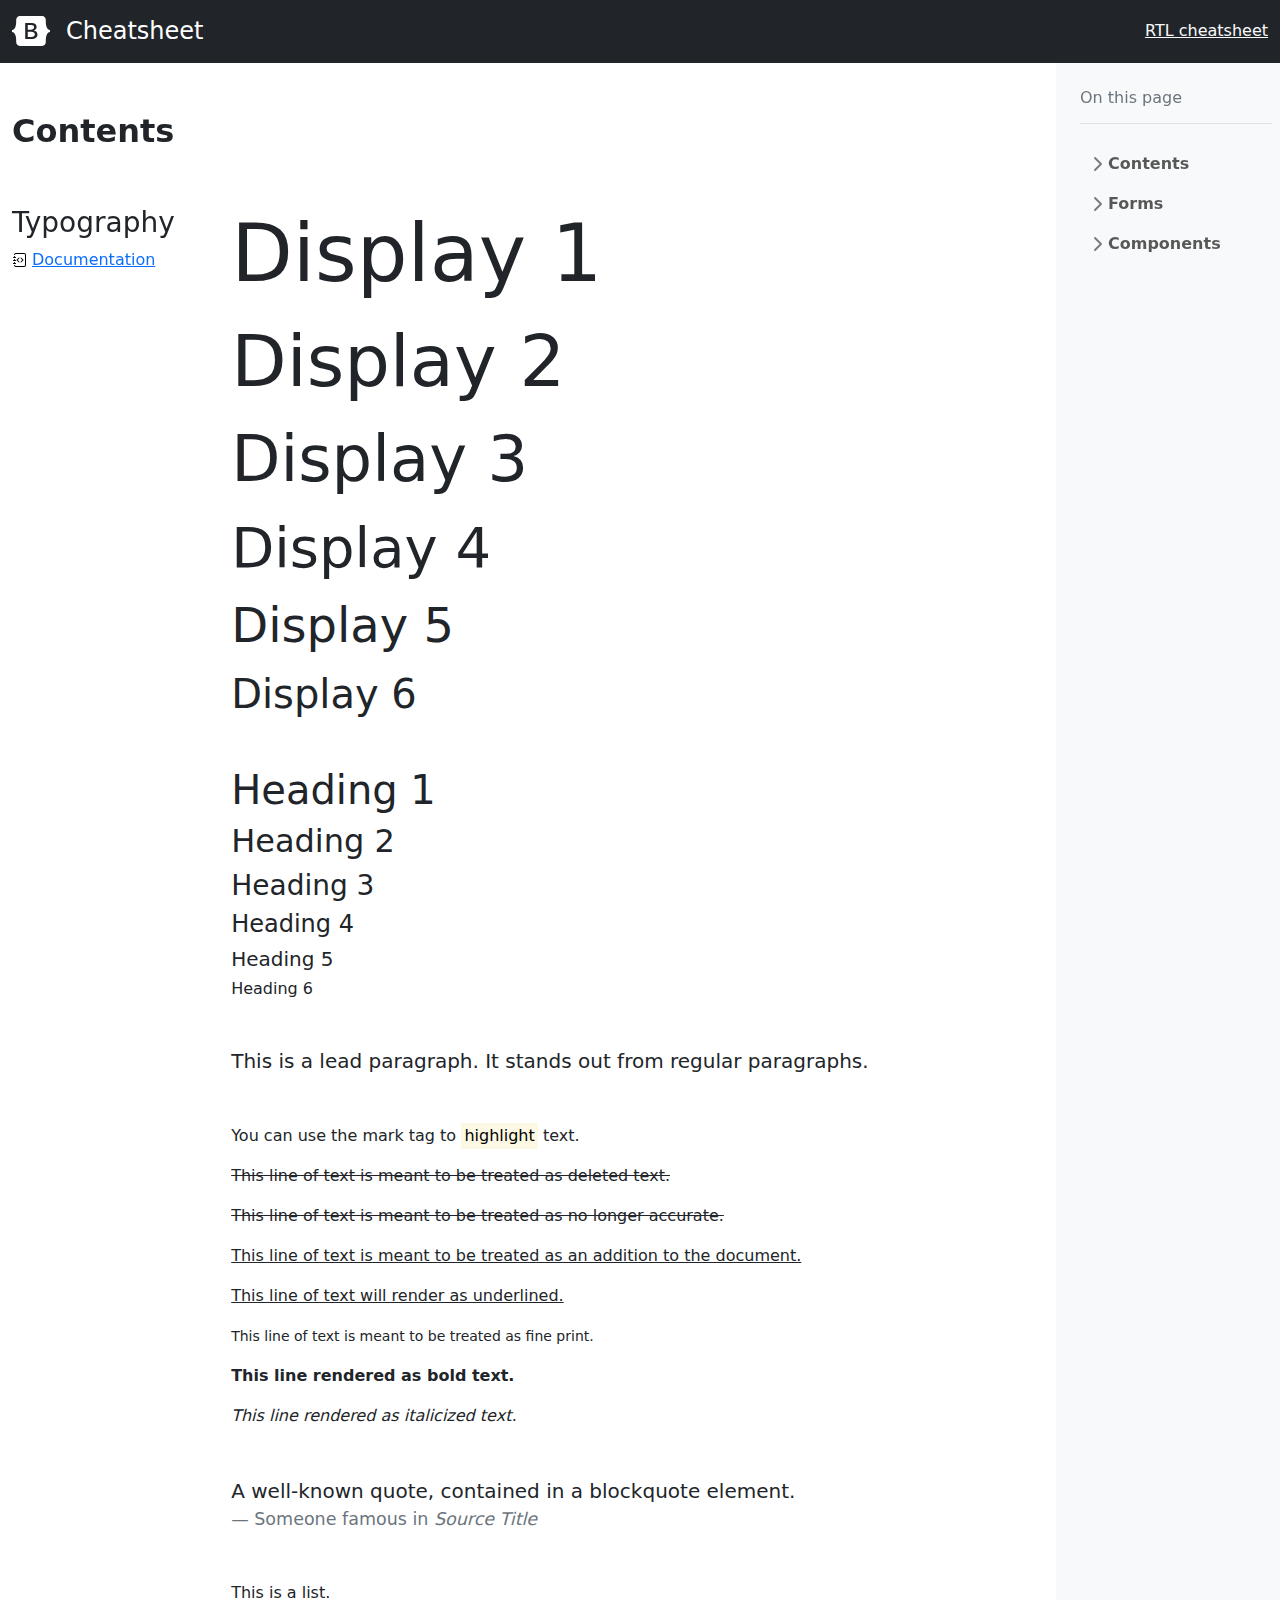
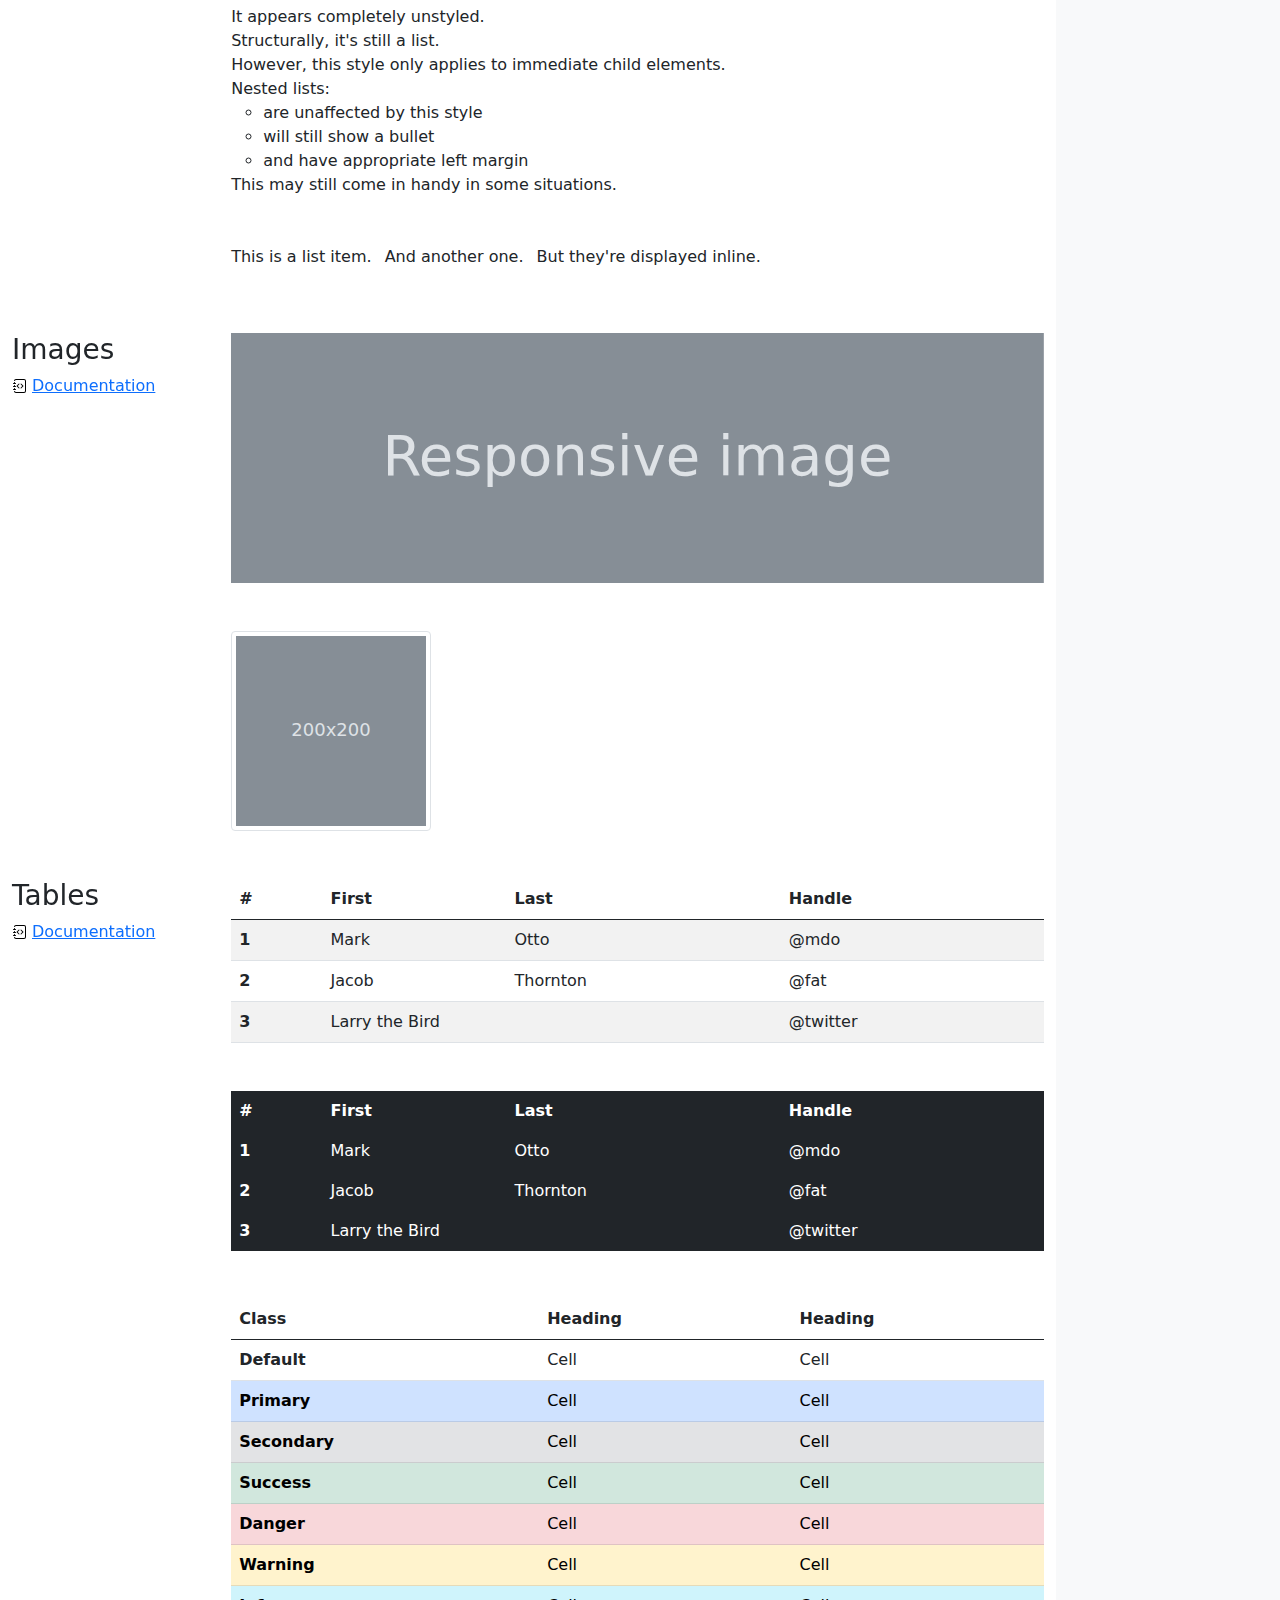
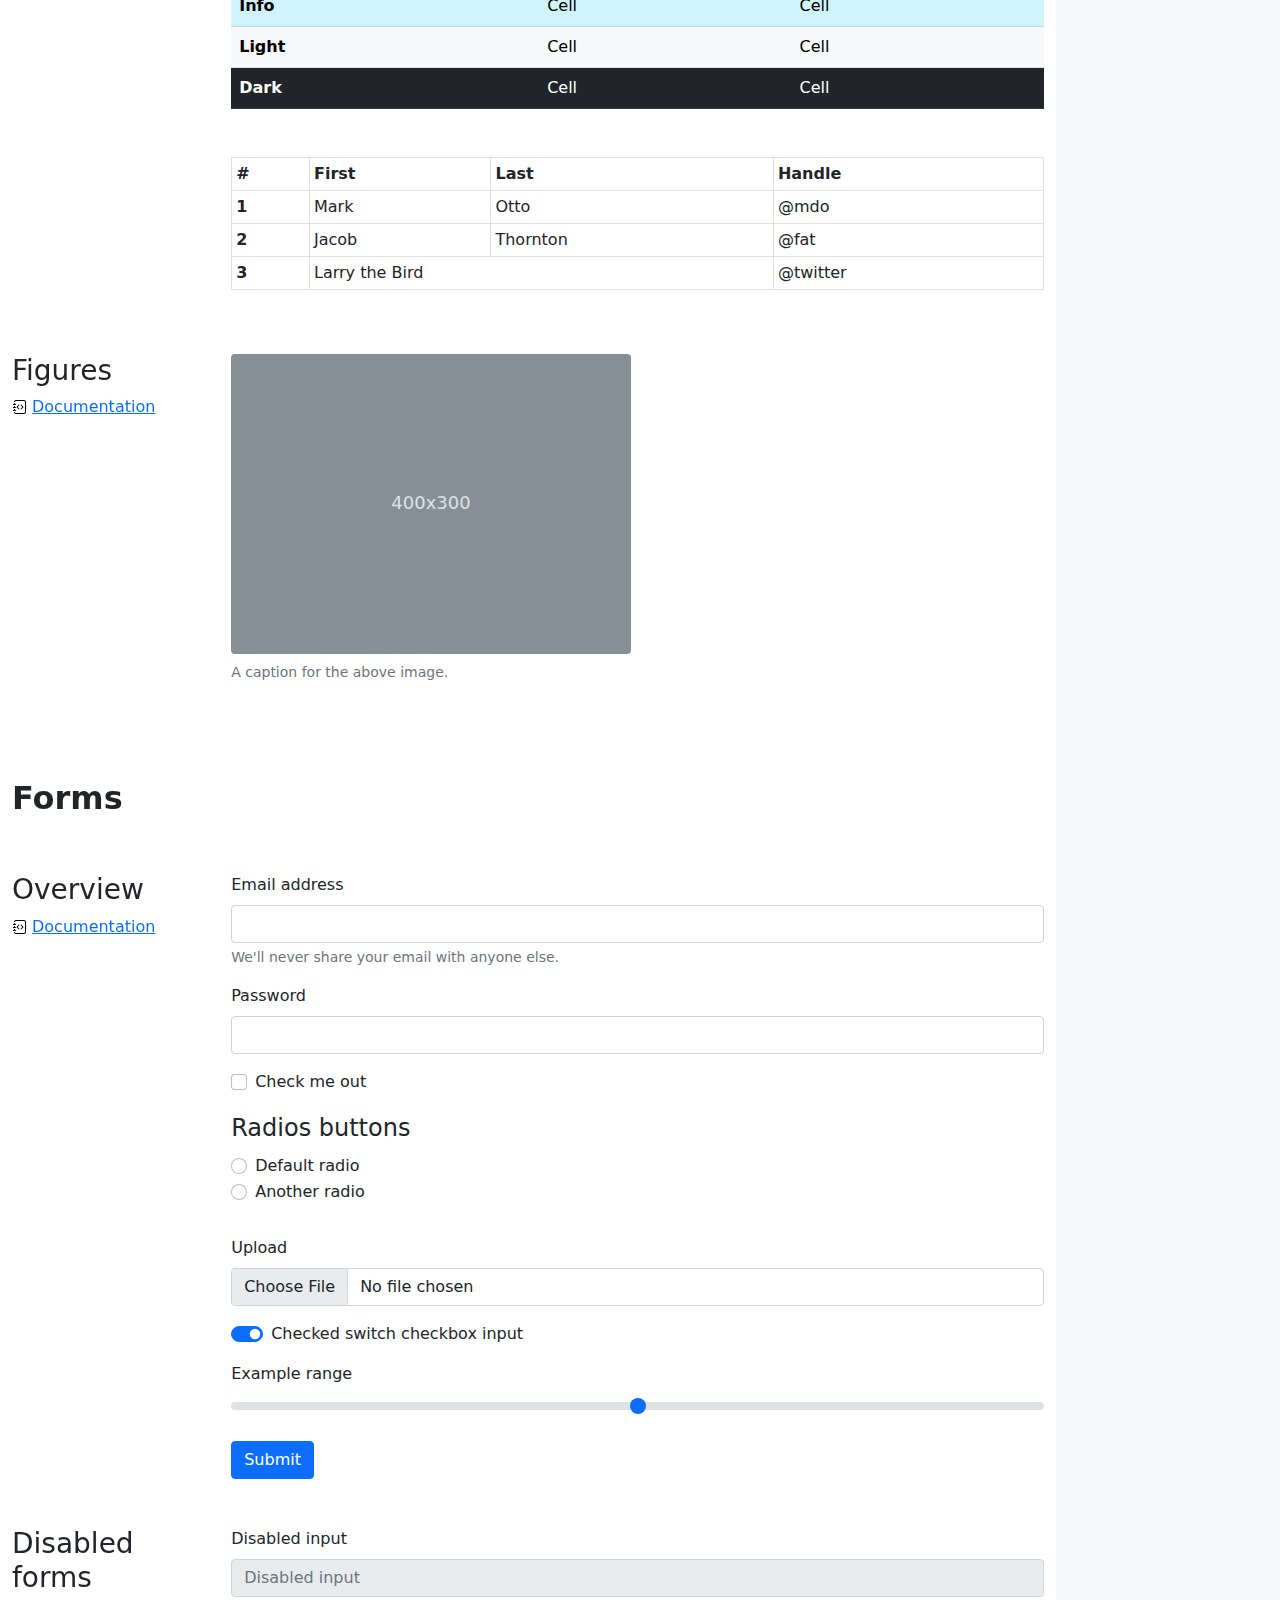
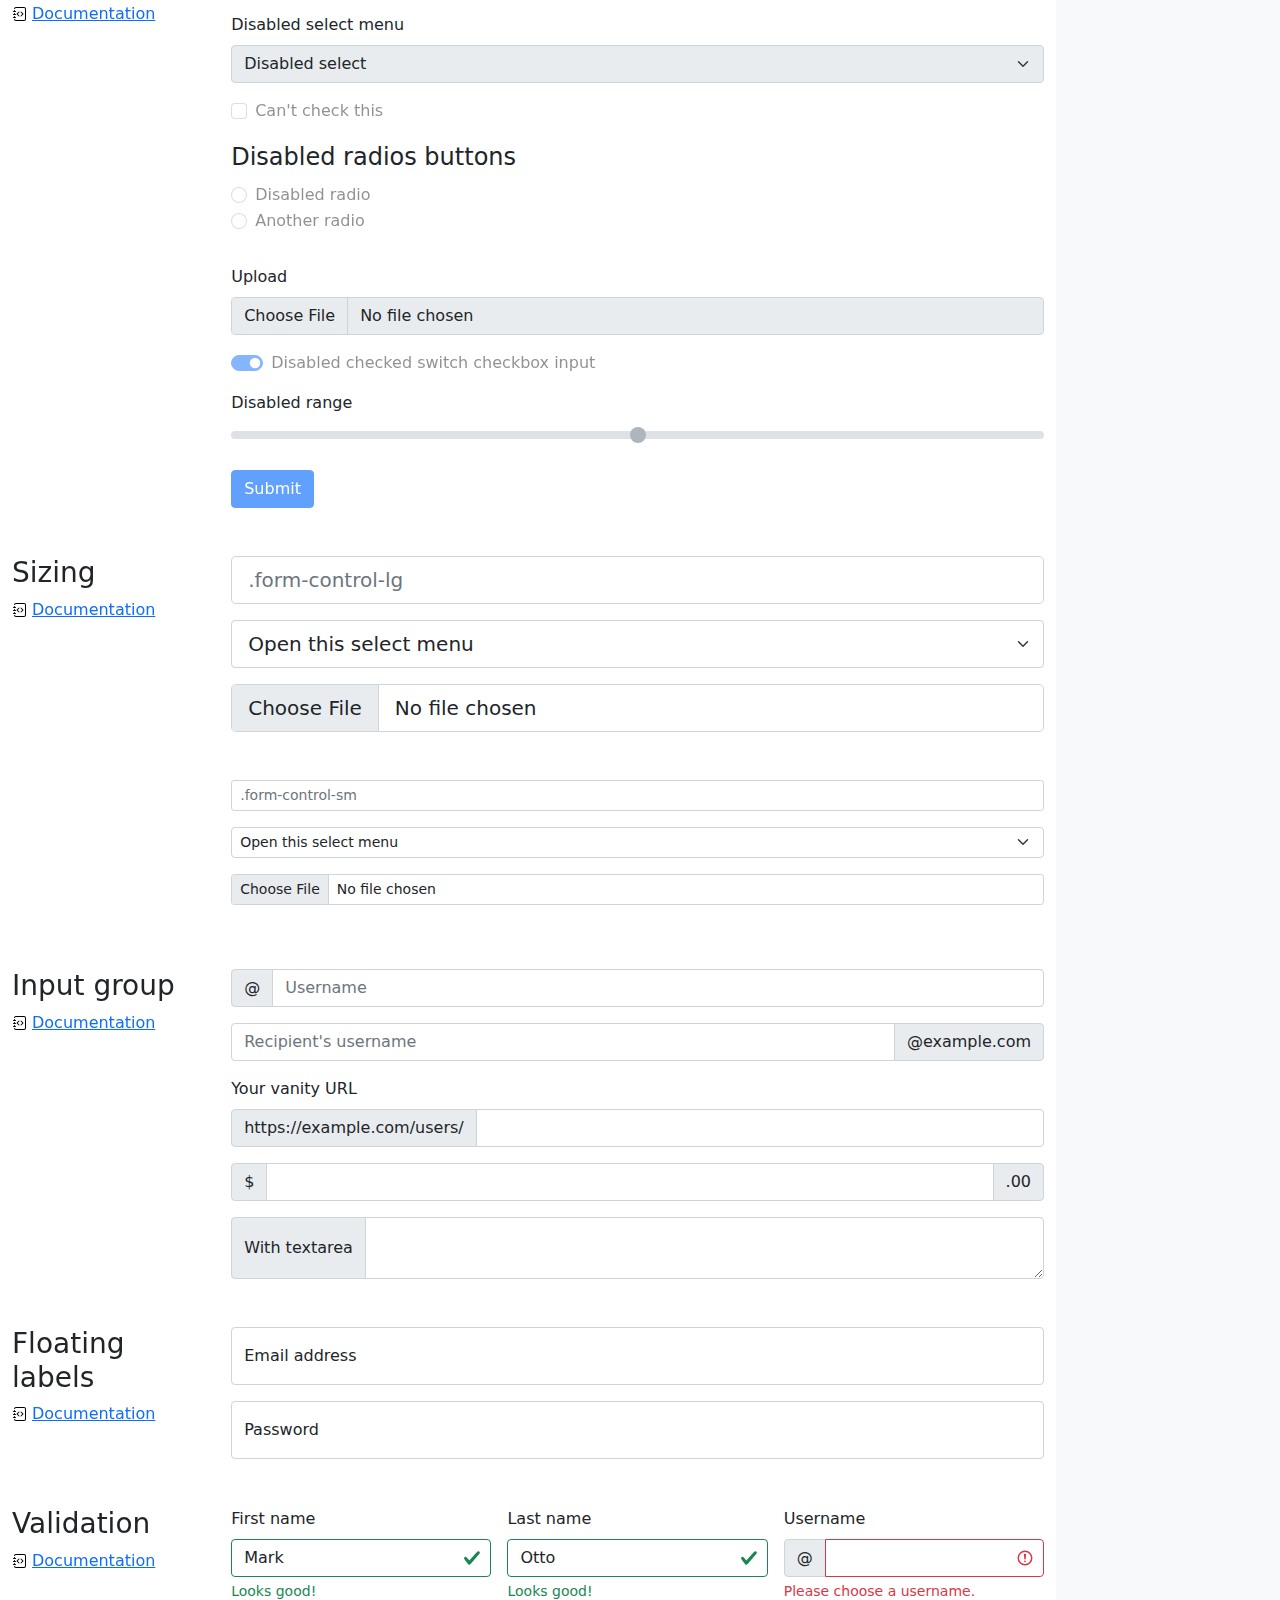
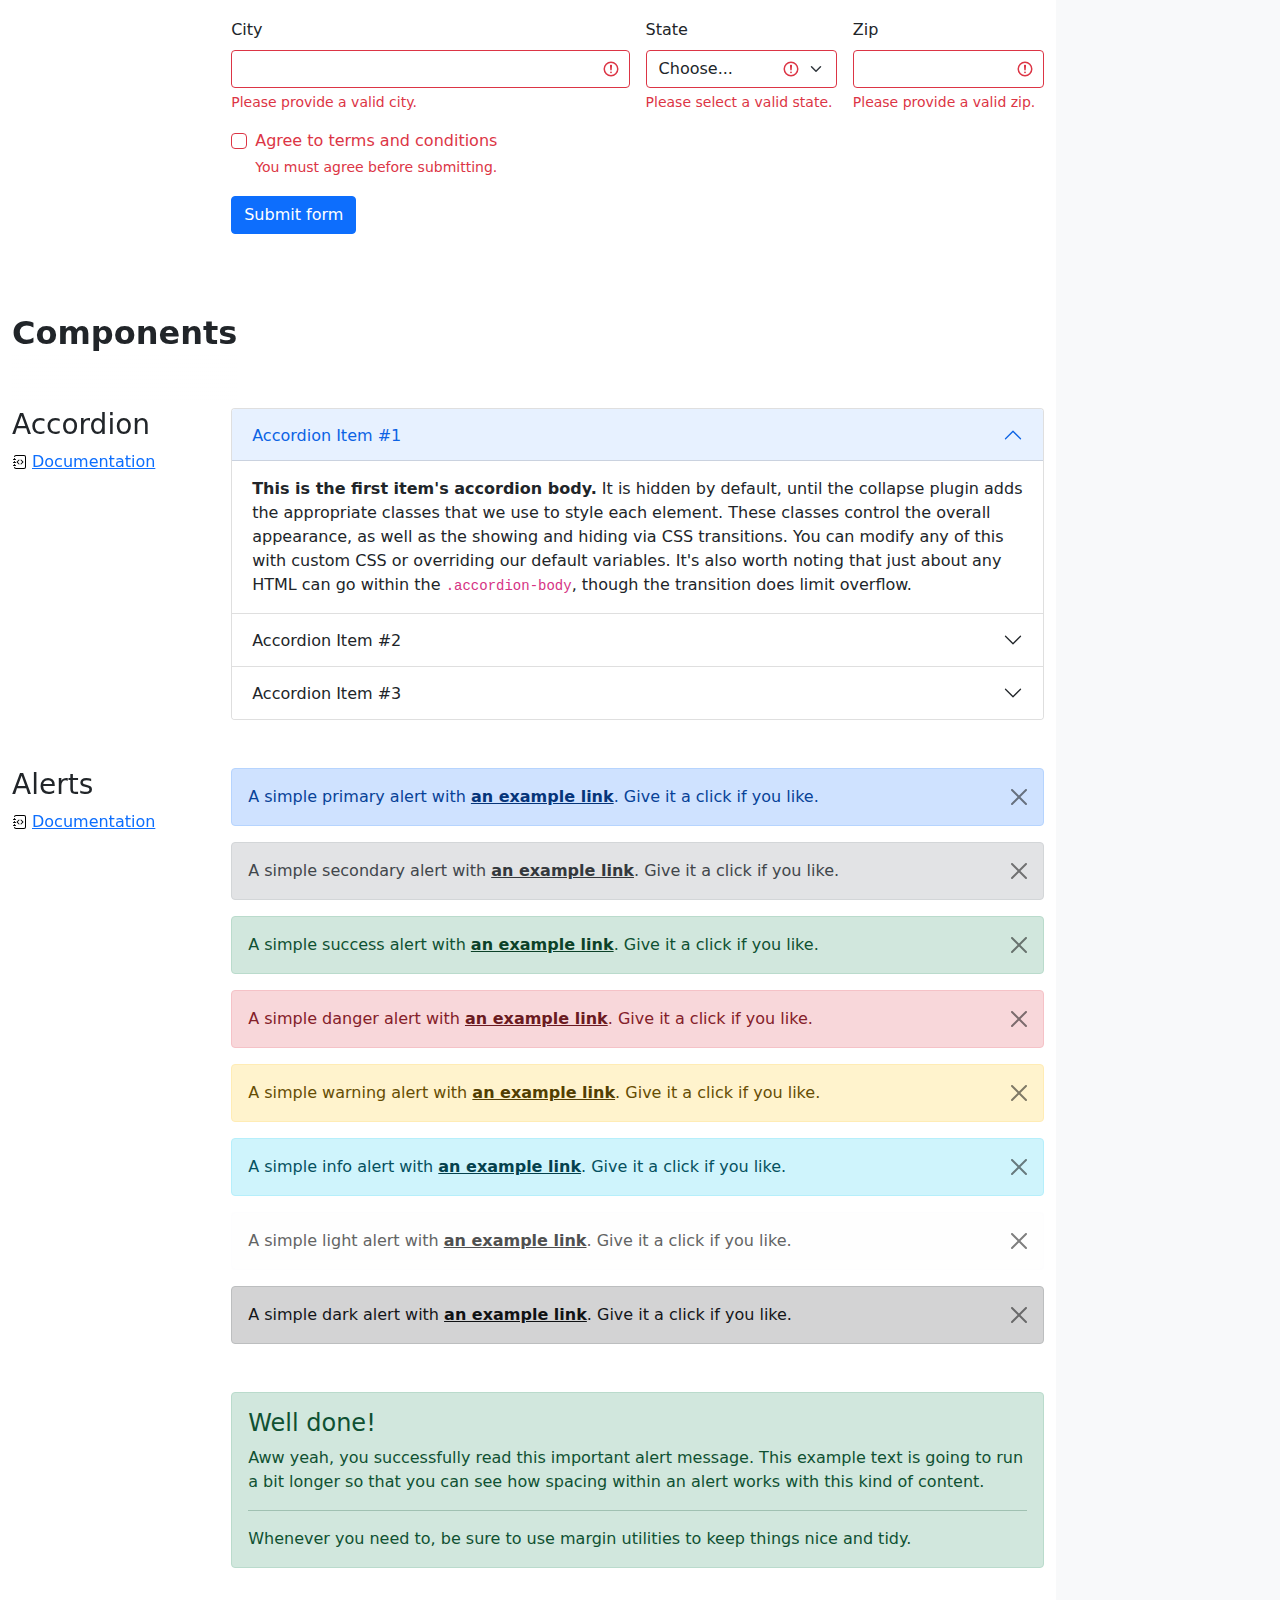
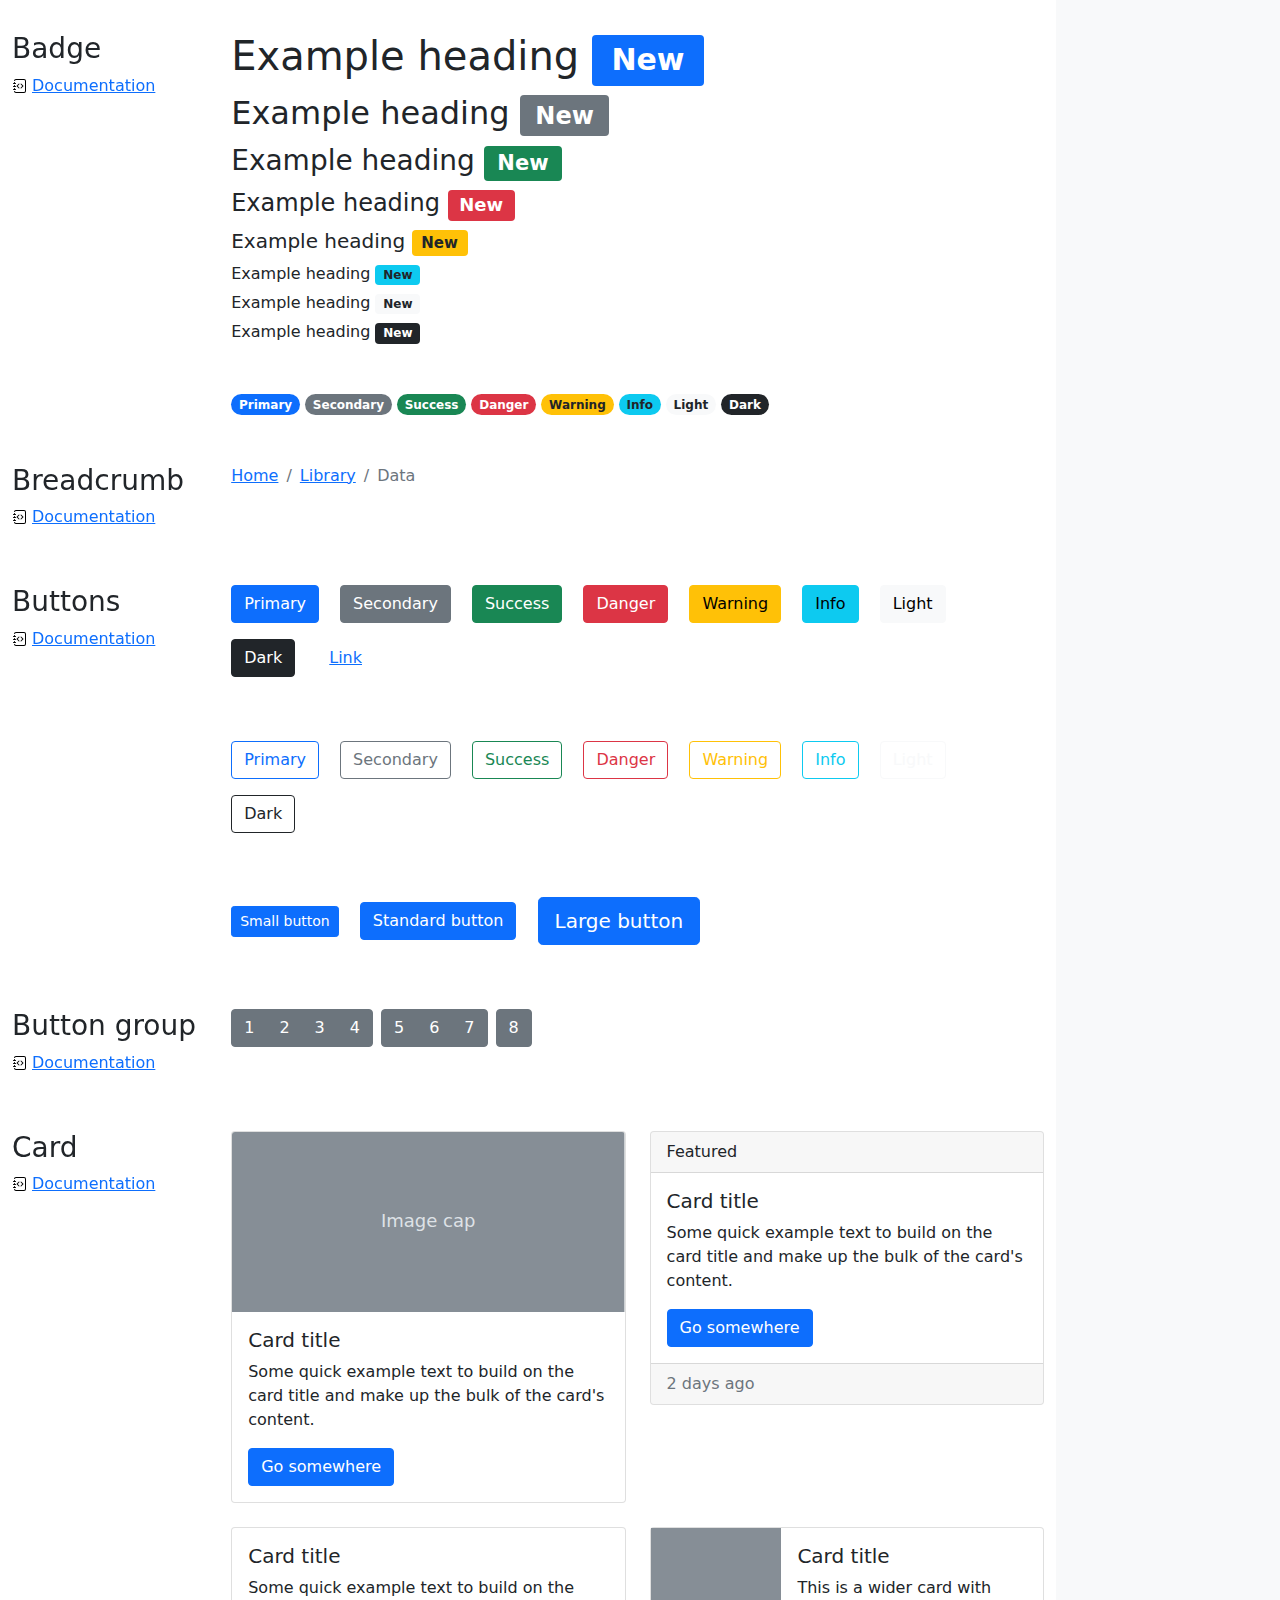
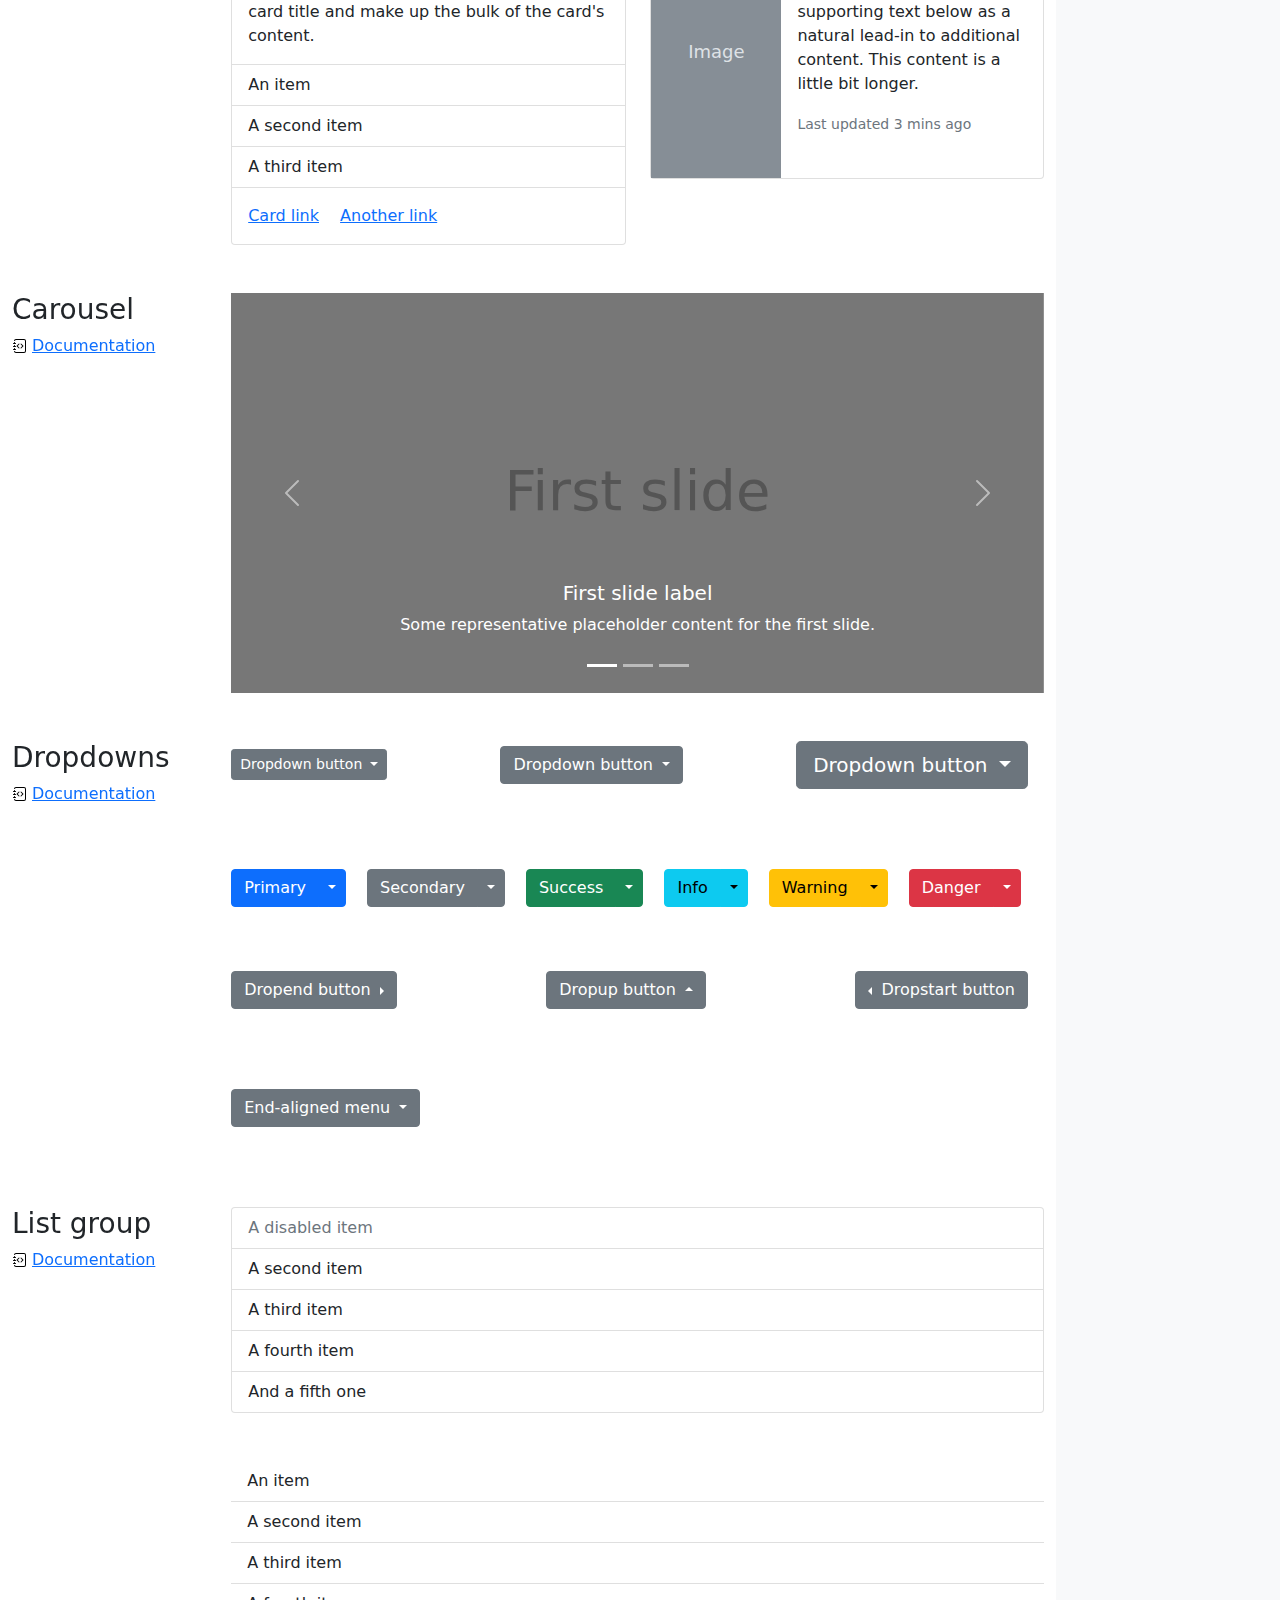
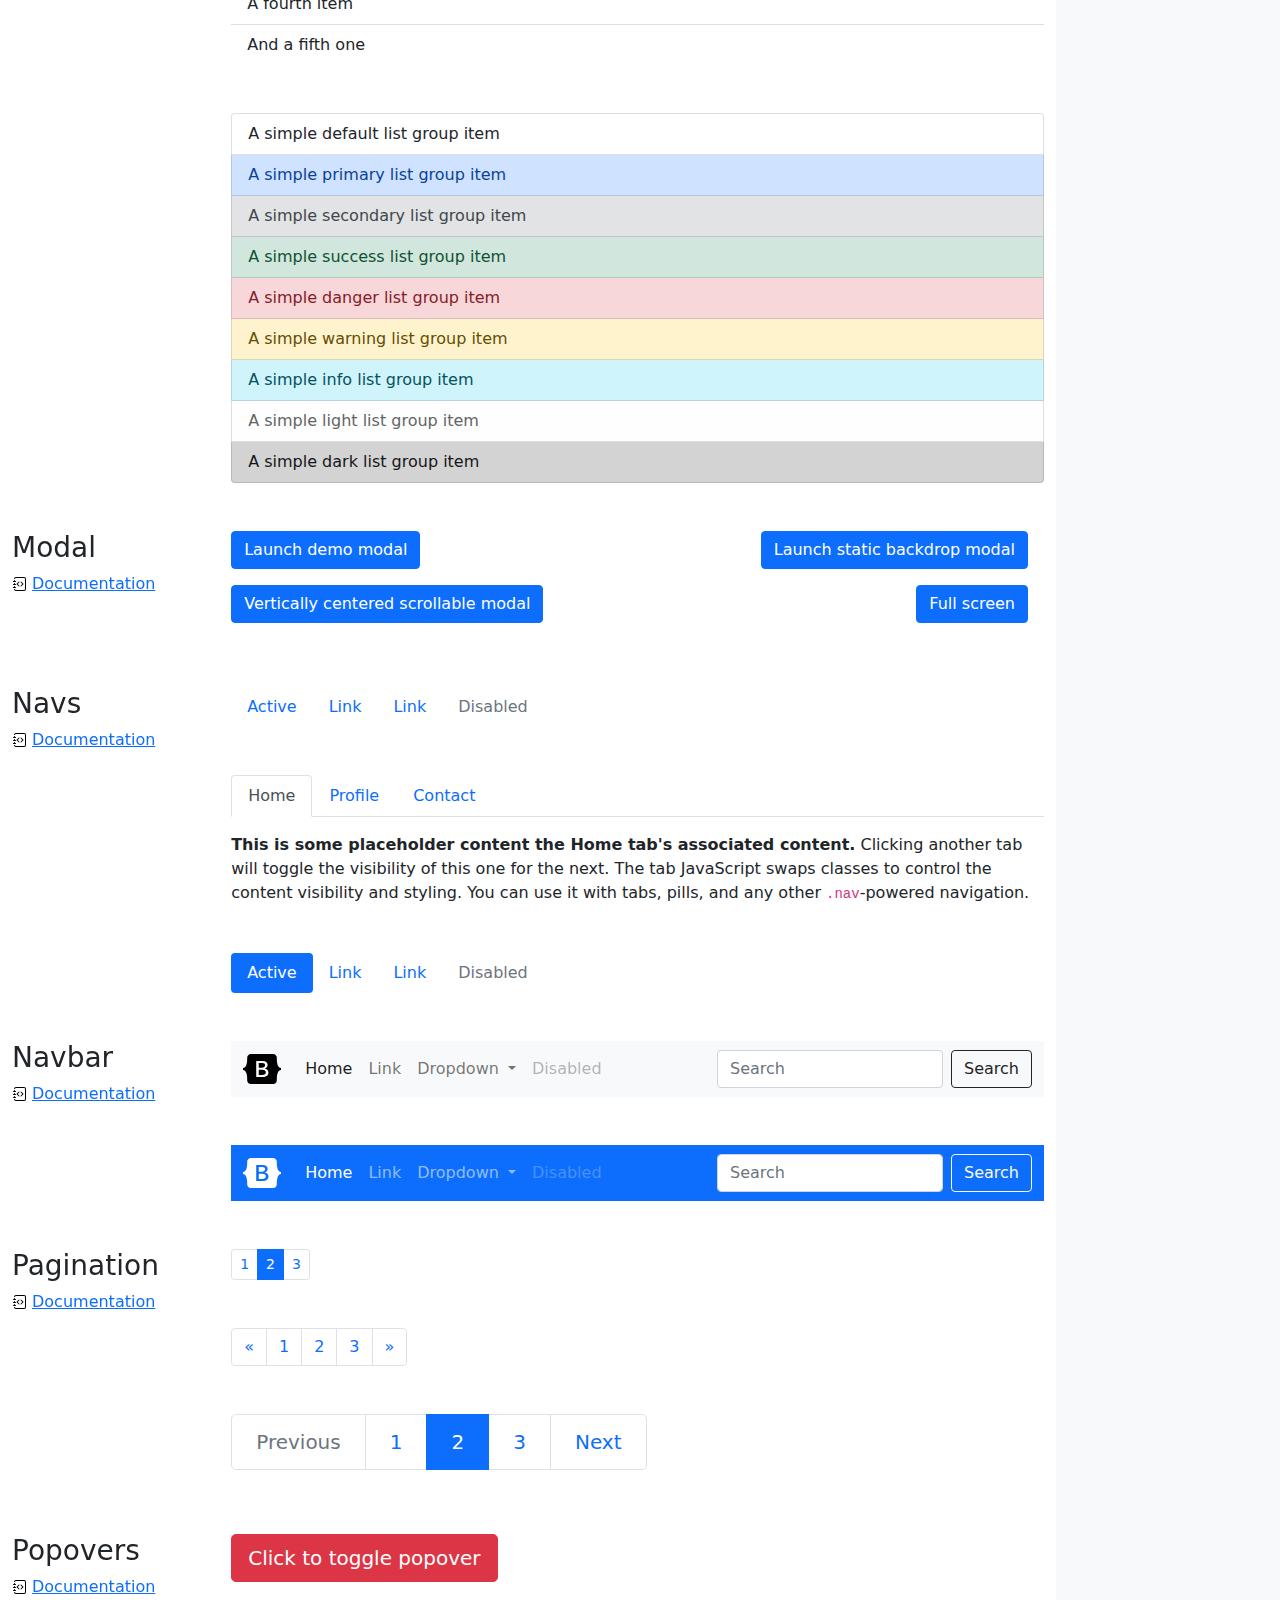
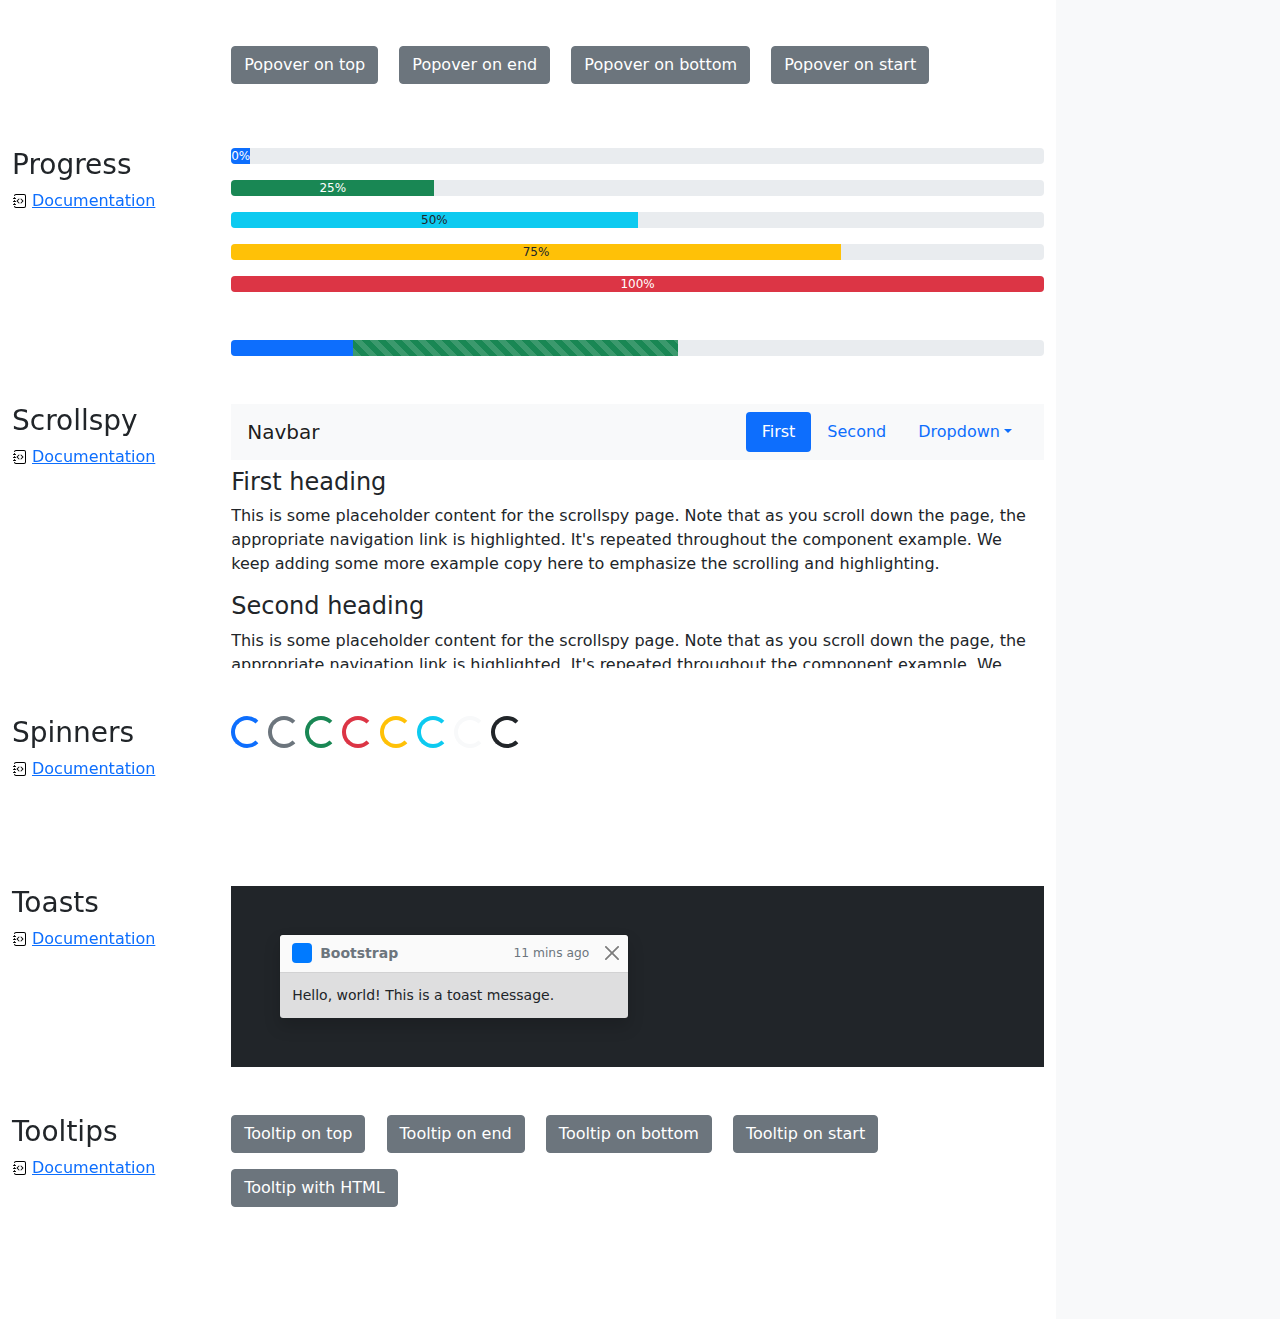
<file: bootstrap-5.0.2-examples/cheatsheet/index.html>
<!doctype html>
<html lang="en">
  <head>
    <meta charset="utf-8">
    <meta name="viewport" content="width=device-width, initial-scale=1">
    <meta name="description" content="">
    <meta name="author" content="Mark Otto, Jacob Thornton, and Bootstrap contributors">
    <meta name="generator" content="Hugo 0.84.0">
    <title>Cheatsheet · Bootstrap v5.0</title>

    <link rel="canonical" href="https://getbootstrap.com/docs/5.0/examples/cheatsheet/">

    

    <!-- Bootstrap core CSS -->
<link href="../assets/dist/css/bootstrap.min.css" rel="stylesheet">

    <style>
      .bd-placeholder-img {
        font-size: 1.125rem;
        text-anchor: middle;
        -webkit-user-select: none;
        -moz-user-select: none;
        user-select: none;
      }

      @media (min-width: 768px) {
        .bd-placeholder-img-lg {
          font-size: 3.5rem;
        }
      }
    </style>

    
    <!-- Custom styles for this template -->
    <link href="cheatsheet.css" rel="stylesheet">
  </head>
  <body class="bg-light">
    
<header class="bd-header bg-dark py-3 d-flex align-items-stretch border-bottom border-dark">
  <div class="container-fluid d-flex align-items-center">
    <h1 class="d-flex align-items-center fs-4 text-white mb-0">
      <img src="../assets/brand/bootstrap-logo-white.svg" width="38" height="30" class="me-3" alt="Bootstrap">
      Cheatsheet
    </h1>
    <a href="../examples/cheatsheet-rtl/" class="ms-auto link-light" hreflang="ar">RTL cheatsheet</a>
  </div>
</header>
<aside class="bd-aside sticky-xl-top text-muted align-self-start mb-3 mb-xl-5 px-2">
  <h2 class="h6 pt-4 pb-3 mb-4 border-bottom">On this page</h2>
  <nav class="small" id="toc">
    <ul class="list-unstyled">
      <li class="my-2">
        <button class="btn d-inline-flex align-items-center collapsed" data-bs-toggle="collapse" aria-expanded="false" data-bs-target="#contents-collapse" aria-controls="contents-collapse">Contents</button>
        <ul class="list-unstyled ps-3 collapse" id="contents-collapse">
          <li><a class="d-inline-flex align-items-center rounded" href="#typography">Typography</a></li>
          <li><a class="d-inline-flex align-items-center rounded" href="#images">Images</a></li>
          <li><a class="d-inline-flex align-items-center rounded" href="#tables">Tables</a></li>
          <li><a class="d-inline-flex align-items-center rounded" href="#figures">Figures</a></li>
        </ul>
      </li>
      <li class="my-2">
        <button class="btn d-inline-flex align-items-center collapsed" data-bs-toggle="collapse" aria-expanded="false" data-bs-target="#forms-collapse" aria-controls="forms-collapse">Forms</button>
        <ul class="list-unstyled ps-3 collapse" id="forms-collapse">
          <li><a class="d-inline-flex align-items-center rounded" href="#overview">Overview</a></li>
          <li><a class="d-inline-flex align-items-center rounded" href="#disabled-forms">Disabled forms</a></li>
          <li><a class="d-inline-flex align-items-center rounded" href="#sizing">Sizing</a></li>
          <li><a class="d-inline-flex align-items-center rounded" href="#input-group">Input group</a></li>
          <li><a class="d-inline-flex align-items-center rounded" href="#floating-labels">Floating labels</a></li>
          <li><a class="d-inline-flex align-items-center rounded" href="#validation">Validation</a></li>
        </ul>
      </li>
      <li class="my-2">
        <button class="btn d-inline-flex align-items-center collapsed" data-bs-toggle="collapse" aria-expanded="false" data-bs-target="#components-collapse" aria-controls="components-collapse">Components</button>
        <ul class="list-unstyled ps-3 collapse" id="components-collapse">
          <li><a class="d-inline-flex align-items-center rounded" href="#accordion">Accordion</a></li>
          <li><a class="d-inline-flex align-items-center rounded" href="#alerts">Alerts</a></li>
          <li><a class="d-inline-flex align-items-center rounded" href="#badge">Badge</a></li>
          <li><a class="d-inline-flex align-items-center rounded" href="#breadcrumb">Breadcrumb</a></li>
          <li><a class="d-inline-flex align-items-center rounded" href="#buttons">Buttons</a></li>
          <li><a class="d-inline-flex align-items-center rounded" href="#button-group">Button group</a></li>
          <li><a class="d-inline-flex align-items-center rounded" href="#card">Card</a></li>
          <li><a class="d-inline-flex align-items-center rounded" href="#carousel">Carousel</a></li>
          <li><a class="d-inline-flex align-items-center rounded" href="#dropdowns">Dropdowns</a></li>
          <li><a class="d-inline-flex align-items-center rounded" href="#list-group">List group</a></li>
          <li><a class="d-inline-flex align-items-center rounded" href="#modal">Modal</a></li>
          <li><a class="d-inline-flex align-items-center rounded" href="#navs">Navs</a></li>
          <li><a class="d-inline-flex align-items-center rounded" href="#navbar">Navbar</a></li>
          <li><a class="d-inline-flex align-items-center rounded" href="#pagination">Pagination</a></li>
          <li><a class="d-inline-flex align-items-center rounded" href="#popovers">Popovers</a></li>
          <li><a class="d-inline-flex align-items-center rounded" href="#progress">Progress</a></li>
          <li><a class="d-inline-flex align-items-center rounded" href="#scrollspy">Scrollspy</a></li>
          <li><a class="d-inline-flex align-items-center rounded" href="#spinners">Spinners</a></li>
          <li><a class="d-inline-flex align-items-center rounded" href="#toasts">Toasts</a></li>
          <li><a class="d-inline-flex align-items-center rounded" href="#tooltips">Tooltips</a></li>
        </ul>
      </li>
    </ul>
  </nav>
</aside>
<div class="bd-cheatsheet container-fluid bg-body">
  <section id="content">
    <h2 class="sticky-xl-top fw-bold pt-3 pt-xl-5 pb-2 pb-xl-3">Contents</h2>

    <article class="my-3" id="typography">
      <div class="bd-heading sticky-xl-top align-self-start mt-5 mb-3 mt-xl-0 mb-xl-2">
        <h3>Typography</h3>
        <a class="d-flex align-items-center" href="../content/typography/">Documentation</a>
      </div>

      <div>
        <div class="bd-example">
        <p class="display-1">Display 1</p>
        <p class="display-2">Display 2</p>
        <p class="display-3">Display 3</p>
        <p class="display-4">Display 4</p>
        <p class="display-5">Display 5</p>
        <p class="display-6">Display 6</p>
        </div>

        <div class="bd-example">
        <p class="h1">Heading 1</p>
        <p class="h2">Heading 2</p>
        <p class="h3">Heading 3</p>
        <p class="h4">Heading 4</p>
        <p class="h5">Heading 5</p>
        <p class="h6">Heading 6</p>
        </div>

        <div class="bd-example">
        <p class="lead">
          This is a lead paragraph. It stands out from regular paragraphs.
        </p>
        </div>

        <div class="bd-example">
        <p>You can use the mark tag to <mark>highlight</mark> text.</p>
        <p><del>This line of text is meant to be treated as deleted text.</del></p>
        <p><s>This line of text is meant to be treated as no longer accurate.</s></p>
        <p><ins>This line of text is meant to be treated as an addition to the document.</ins></p>
        <p><u>This line of text will render as underlined.</u></p>
        <p><small>This line of text is meant to be treated as fine print.</small></p>
        <p><strong>This line rendered as bold text.</strong></p>
        <p><em>This line rendered as italicized text.</em></p>
        </div>

        <div class="bd-example">
        <blockquote class="blockquote">
          <p>A well-known quote, contained in a blockquote element.</p>
          <footer class="blockquote-footer">Someone famous in <cite title="Source Title">Source Title</cite></footer>
        </blockquote>
        </div>

        <div class="bd-example">
        <ul class="list-unstyled">
          <li>This is a list.</li>
          <li>It appears completely unstyled.</li>
          <li>Structurally, it's still a list.</li>
          <li>However, this style only applies to immediate child elements.</li>
          <li>Nested lists:
            <ul>
              <li>are unaffected by this style</li>
              <li>will still show a bullet</li>
              <li>and have appropriate left margin</li>
            </ul>
          </li>
          <li>This may still come in handy in some situations.</li>
        </ul>
        </div>

        <div class="bd-example">
        <ul class="list-inline">
          <li class="list-inline-item">This is a list item.</li>
          <li class="list-inline-item">And another one.</li>
          <li class="list-inline-item">But they're displayed inline.</li>
        </ul>
        </div>
      </div>
    </article>
    <article class="my-3" id="images">
      <div class="bd-heading sticky-xl-top align-self-start mt-5 mb-3 mt-xl-0 mb-xl-2">
        <h3>Images</h3>
        <a class="d-flex align-items-center" href="../content/images/">Documentation</a>
      </div>

      <div>
        <div class="bd-example">
        <svg class="bd-placeholder-img bd-placeholder-img-lg img-fluid" width="100%" height="250" xmlns="http://www.w3.org/2000/svg" role="img" aria-label="Placeholder: Responsive image" preserveAspectRatio="xMidYMid slice" focusable="false"><title>Placeholder</title><rect width="100%" height="100%" fill="#868e96"/><text x="50%" y="50%" fill="#dee2e6" dy=".3em">Responsive image</text></svg>

        </div>

        <div class="bd-example">
        <svg class="bd-placeholder-img img-thumbnail" width="200" height="200" xmlns="http://www.w3.org/2000/svg" role="img" aria-label="A generic square placeholder image with a white border around it, making it resemble a photograph taken with an old instant camera: 200x200" preserveAspectRatio="xMidYMid slice" focusable="false"><title>A generic square placeholder image with a white border around it, making it resemble a photograph taken with an old instant camera</title><rect width="100%" height="100%" fill="#868e96"/><text x="50%" y="50%" fill="#dee2e6" dy=".3em">200x200</text></svg>

        </div>
      </div>
    </article>
    <article class="my-3" id="tables">
      <div class="bd-heading sticky-xl-top align-self-start mt-5 mb-3 mt-xl-0 mb-xl-2">
        <h3>Tables</h3>
        <a class="d-flex align-items-center" href="../content/tables/">Documentation</a>
      </div>

      <div>
        <div class="bd-example">
        <table class="table table-striped">
          <thead>
          <tr>
            <th scope="col">#</th>
            <th scope="col">First</th>
            <th scope="col">Last</th>
            <th scope="col">Handle</th>
          </tr>
          </thead>
          <tbody>
          <tr>
            <th scope="row">1</th>
            <td>Mark</td>
            <td>Otto</td>
            <td>@mdo</td>
          </tr>
          <tr>
            <th scope="row">2</th>
            <td>Jacob</td>
            <td>Thornton</td>
            <td>@fat</td>
          </tr>
          <tr>
            <th scope="row">3</th>
            <td colspan="2">Larry the Bird</td>
            <td>@twitter</td>
          </tr>
          </tbody>
        </table>
        </div>

        <div class="bd-example">
        <table class="table table-dark table-borderless">
          <thead>
          <tr>
            <th scope="col">#</th>
            <th scope="col">First</th>
            <th scope="col">Last</th>
            <th scope="col">Handle</th>
          </tr>
          </thead>
          <tbody>
          <tr>
            <th scope="row">1</th>
            <td>Mark</td>
            <td>Otto</td>
            <td>@mdo</td>
          </tr>
          <tr>
            <th scope="row">2</th>
            <td>Jacob</td>
            <td>Thornton</td>
            <td>@fat</td>
          </tr>
          <tr>
            <th scope="row">3</th>
            <td colspan="2">Larry the Bird</td>
            <td>@twitter</td>
          </tr>
          </tbody>
        </table>
        </div>

        <div class="bd-example">
        <table class="table table-hover">
          <thead>
          <tr>
            <th scope="col">Class</th>
            <th scope="col">Heading</th>
            <th scope="col">Heading</th>
          </tr>
          </thead>
          <tbody>
          <tr>
            <th scope="row">Default</th>
            <td>Cell</td>
            <td>Cell</td>
          </tr>
          
          <tr class="table-primary">
            <th scope="row">Primary</th>
            <td>Cell</td>
            <td>Cell</td>
          </tr>
          <tr class="table-secondary">
            <th scope="row">Secondary</th>
            <td>Cell</td>
            <td>Cell</td>
          </tr>
          <tr class="table-success">
            <th scope="row">Success</th>
            <td>Cell</td>
            <td>Cell</td>
          </tr>
          <tr class="table-danger">
            <th scope="row">Danger</th>
            <td>Cell</td>
            <td>Cell</td>
          </tr>
          <tr class="table-warning">
            <th scope="row">Warning</th>
            <td>Cell</td>
            <td>Cell</td>
          </tr>
          <tr class="table-info">
            <th scope="row">Info</th>
            <td>Cell</td>
            <td>Cell</td>
          </tr>
          <tr class="table-light">
            <th scope="row">Light</th>
            <td>Cell</td>
            <td>Cell</td>
          </tr>
          <tr class="table-dark">
            <th scope="row">Dark</th>
            <td>Cell</td>
            <td>Cell</td>
          </tr>
          </tbody>
        </table>
        </div>

        <div class="bd-example">
        <table class="table table-sm table-bordered">
          <thead>
          <tr>
            <th scope="col">#</th>
            <th scope="col">First</th>
            <th scope="col">Last</th>
            <th scope="col">Handle</th>
          </tr>
          </thead>
          <tbody>
          <tr>
            <th scope="row">1</th>
            <td>Mark</td>
            <td>Otto</td>
            <td>@mdo</td>
          </tr>
          <tr>
            <th scope="row">2</th>
            <td>Jacob</td>
            <td>Thornton</td>
            <td>@fat</td>
          </tr>
          <tr>
            <th scope="row">3</th>
            <td colspan="2">Larry the Bird</td>
            <td>@twitter</td>
          </tr>
          </tbody>
        </table>
        </div>
      </div>
    </article>
    <article class="my-3" id="figures">
      <div class="bd-heading sticky-xl-top align-self-start mt-5 mb-3 mt-xl-0 mb-xl-2">
        <h3>Figures</h3>
        <a class="d-flex align-items-center" href="../content/figures/">Documentation</a>
      </div>

      <div>
        <div class="bd-example">
        <figure class="figure">
          <svg class="bd-placeholder-img figure-img img-fluid rounded" width="400" height="300" xmlns="http://www.w3.org/2000/svg" role="img" aria-label="Placeholder: 400x300" preserveAspectRatio="xMidYMid slice" focusable="false"><title>Placeholder</title><rect width="100%" height="100%" fill="#868e96"/><text x="50%" y="50%" fill="#dee2e6" dy=".3em">400x300</text></svg>

          <figcaption class="figure-caption">A caption for the above image.</figcaption>
        </figure>
        </div>
      </div>
    </article>
  </section>

  <section id="forms">
    <h2 class="sticky-xl-top fw-bold pt-3 pt-xl-5 pb-2 pb-xl-3">Forms</h2>

    <article class="my-3" id="overview">
      <div class="bd-heading sticky-xl-top align-self-start mt-5 mb-3 mt-xl-0 mb-xl-2">
        <h3>Overview</h3>
        <a class="d-flex align-items-center" href="../forms/overview/">Documentation</a>
      </div>

      <div>
        <div class="bd-example">
        <form>
          <div class="mb-3">
            <label for="exampleInputEmail1" class="form-label">Email address</label>
            <input type="email" class="form-control" id="exampleInputEmail1" aria-describedby="emailHelp">
            <div id="emailHelp" class="form-text">We'll never share your email with anyone else.</div>
          </div>
          <div class="mb-3">
            <label for="exampleInputPassword1" class="form-label">Password</label>
            <input type="password" class="form-control" id="exampleInputPassword1">
          </div>
          <div class="mb-3 form-check">
            <input type="checkbox" class="form-check-input" id="exampleCheck1">
            <label class="form-check-label" for="exampleCheck1">Check me out</label>
          </div>
          <fieldset class="mb-3">
            <legend>Radios buttons</legend>
            <div class="form-check">
              <input type="radio" name="radios" class="form-check-input" id="exampleRadio1">
              <label class="form-check-label" for="exampleRadio1">Default radio</label>
            </div>
            <div class="mb-3 form-check">
              <input type="radio" name="radios" class="form-check-input" id="exampleRadio2">
              <label class="form-check-label" for="exampleRadio2">Another radio</label>
            </div>
          </fieldset>
          <div class="mb-3">
            <label class="form-label" for="customFile">Upload</label>
            <input type="file" class="form-control" id="customFile">
          </div>
          <div class="mb-3 form-check form-switch">
            <input class="form-check-input" type="checkbox" id="flexSwitchCheckChecked" checked>
            <label class="form-check-label" for="flexSwitchCheckChecked">Checked switch checkbox input</label>
          </div>
          <div class="mb-3">
            <label for="customRange3" class="form-label">Example range</label>
            <input type="range" class="form-range" min="0" max="5" step="0.5" id="customRange3">
          </div>
          <button type="submit" class="btn btn-primary">Submit</button>
        </form>
        </div>
      </div>
    </article>
    <article class="my-3" id="disabled-forms">
      <div class="bd-heading sticky-xl-top align-self-start mt-5 mb-3 mt-xl-0 mb-xl-2">
        <h3>Disabled forms</h3>
        <a class="d-flex align-items-center" href="../forms/overview/#disabled-forms">Documentation</a>
      </div>

      <div>
        <div class="bd-example">
        <form>
          <fieldset disabled aria-label="Disabled fieldset example">
            <div class="mb-3">
              <label for="disabledTextInput" class="form-label">Disabled input</label>
              <input type="text" id="disabledTextInput" class="form-control" placeholder="Disabled input">
            </div>
            <div class="mb-3">
              <label for="disabledSelect" class="form-label">Disabled select menu</label>
              <select id="disabledSelect" class="form-select">
                <option>Disabled select</option>
              </select>
            </div>
            <div class="mb-3">
              <div class="form-check">
                <input class="form-check-input" type="checkbox" id="disabledFieldsetCheck" disabled>
                <label class="form-check-label" for="disabledFieldsetCheck">
                  Can't check this
                </label>
              </div>
            </div>
            <fieldset class="mb-3">
              <legend>Disabled radios buttons</legend>
              <div class="form-check">
                <input type="radio" name="radios" class="form-check-input" id="disabledRadio1" disabled>
                <label class="form-check-label" for="disabledRadio1">Disabled radio</label>
              </div>
              <div class="mb-3 form-check">
                <input type="radio" name="radios" class="form-check-input" id="disabledRadio2" disabled>
                <label class="form-check-label" for="disabledRadio2">Another radio</label>
              </div>
            </fieldset>
            <div class="mb-3">
              <label class="form-label" for="disabledCustomFile">Upload</label>
              <input type="file" class="form-control" id="disabledCustomFile" disabled>
            </div>
            <div class="mb-3 form-check form-switch">
              <input class="form-check-input" type="checkbox" id="disabledSwitchCheckChecked" checked disabled>
              <label class="form-check-label" for="disabledSwitchCheckChecked">Disabled checked switch checkbox input</label>
            </div>
            <div class="mb-3">
              <label for="disabledRange" class="form-label">Disabled range</label>
              <input type="range" class="form-range" min="0" max="5" step="0.5" id="disabledRange">
            </div>
            <button type="submit" class="btn btn-primary">Submit</button>
          </fieldset>
        </form>
        </div>
      </div>
    </article>
    <article class="my-3" id="sizing">
      <div class="bd-heading sticky-xl-top align-self-start mt-5 mb-3 mt-xl-0 mb-xl-2">
        <h3>Sizing</h3>
        <a class="d-flex align-items-center" href="../forms/form-control/#sizing">Documentation</a>
      </div>

      <div>
        <div class="bd-example">
        <div class="mb-3">
          <input class="form-control form-control-lg" type="text" placeholder=".form-control-lg" aria-label=".form-control-lg example">
        </div>
        <div class="mb-3">
          <select class="form-select form-select-lg mb-3" aria-label=".form-select-lg example">
            <option selected>Open this select menu</option>
            <option value="1">One</option>
            <option value="2">Two</option>
            <option value="3">Three</option>
          </select>
        </div>
        <div class="mb-3">
          <input type="file" class="form-control form-control-lg" aria-label="Large file input example">
        </div>
        </div>

        <div class="bd-example">
        <div class="mb-3">
          <input class="form-control form-control-sm" type="text" placeholder=".form-control-sm" aria-label=".form-control-sm example">
        </div>
        <div class="mb-3">
          <select class="form-select form-select-sm" aria-label=".form-select-sm example">
            <option selected>Open this select menu</option>
            <option value="1">One</option>
            <option value="2">Two</option>
            <option value="3">Three</option>
          </select>
        </div>
        <div class="mb-3">
          <input type="file" class="form-control form-control-sm" aria-label="Small file input example">
        </div>
        </div>
      </div>
    </article>
    <article class="my-3" id="input-group">
      <div class="bd-heading sticky-xl-top align-self-start mt-5 mb-3 mt-xl-0 mb-xl-2">
        <h3>Input group</h3>
        <a class="d-flex align-items-center" href="../forms/input-group/">Documentation</a>
      </div>

      <div>
        <div class="bd-example">
        <div class="input-group mb-3">
          <span class="input-group-text" id="basic-addon1">@</span>
          <input type="text" class="form-control" placeholder="Username" aria-label="Username" aria-describedby="basic-addon1">
        </div>
        <div class="input-group mb-3">
          <input type="text" class="form-control" placeholder="Recipient's username" aria-label="Recipient's username" aria-describedby="basic-addon2">
          <span class="input-group-text" id="basic-addon2">@example.com</span>
        </div>
        <label for="basic-url" class="form-label">Your vanity URL</label>
        <div class="input-group mb-3">
          <span class="input-group-text" id="basic-addon3">https://example.com/users/</span>
          <input type="text" class="form-control" id="basic-url" aria-describedby="basic-addon3">
        </div>
        <div class="input-group mb-3">
          <span class="input-group-text">$</span>
          <input type="text" class="form-control" aria-label="Amount (to the nearest dollar)">
          <span class="input-group-text">.00</span>
        </div>
        <div class="input-group">
          <span class="input-group-text">With textarea</span>
          <textarea class="form-control" aria-label="With textarea"></textarea>
        </div>
        </div>
      </div>
    </article>
    <article class="my-3" id="floating-labels">
      <div class="bd-heading sticky-xl-top align-self-start mt-5 mb-3 mt-xl-0 mb-xl-2">
        <h3>Floating labels</h3>
        <a class="d-flex align-items-center" href="../forms/floating-labels/">Documentation</a>
      </div>

      <div>
        <div class="bd-example">
        <form>
          <div class="form-floating mb-3">
            <input type="email" class="form-control" id="floatingInput" placeholder="name@example.com">
            <label for="floatingInput">Email address</label>
          </div>
          <div class="form-floating">
            <input type="password" class="form-control" id="floatingPassword" placeholder="Password">
            <label for="floatingPassword">Password</label>
          </div>
        </form>
        </div>
      </div>
    </article>
    <article class="my-3" id="validation">
      <div class="bd-heading sticky-xl-top align-self-start mt-5 mb-3 mt-xl-0 mb-xl-2">
        <h3>Validation</h3>
        <a class="d-flex align-items-center" href="../forms/validation/">Documentation</a>
      </div>

      <div>
        <div class="bd-example">
        <form class="row g-3">
          <div class="col-md-4">
            <label for="validationServer01" class="form-label">First name</label>
            <input type="text" class="form-control is-valid" id="validationServer01" value="Mark" required>
            <div class="valid-feedback">
              Looks good!
            </div>
          </div>
          <div class="col-md-4">
            <label for="validationServer02" class="form-label">Last name</label>
            <input type="text" class="form-control is-valid" id="validationServer02" value="Otto" required>
            <div class="valid-feedback">
              Looks good!
            </div>
          </div>
          <div class="col-md-4">
            <label for="validationServerUsername" class="form-label">Username</label>
            <div class="input-group has-validation">
              <span class="input-group-text" id="inputGroupPrepend3">@</span>
              <input type="text" class="form-control is-invalid" id="validationServerUsername" aria-describedby="inputGroupPrepend3" required>
              <div class="invalid-feedback">
                Please choose a username.
              </div>
            </div>
          </div>
          <div class="col-md-6">
            <label for="validationServer03" class="form-label">City</label>
            <input type="text" class="form-control is-invalid" id="validationServer03" required>
            <div class="invalid-feedback">
              Please provide a valid city.
            </div>
          </div>
          <div class="col-md-3">
            <label for="validationServer04" class="form-label">State</label>
            <select class="form-select is-invalid" id="validationServer04" required>
              <option selected disabled value="">Choose...</option>
              <option>...</option>
            </select>
            <div class="invalid-feedback">
              Please select a valid state.
            </div>
          </div>
          <div class="col-md-3">
            <label for="validationServer05" class="form-label">Zip</label>
            <input type="text" class="form-control is-invalid" id="validationServer05" required>
            <div class="invalid-feedback">
              Please provide a valid zip.
            </div>
          </div>
          <div class="col-12">
            <div class="form-check">
              <input class="form-check-input is-invalid" type="checkbox" value="" id="invalidCheck3" required>
              <label class="form-check-label" for="invalidCheck3">
                Agree to terms and conditions
              </label>
              <div class="invalid-feedback">
                You must agree before submitting.
              </div>
            </div>
          </div>
          <div class="col-12">
            <button class="btn btn-primary" type="submit">Submit form</button>
          </div>
        </form>
        </div>
      </div>
    </article>
  </section>

  <section id="components">
    <h2 class="sticky-xl-top fw-bold pt-3 pt-xl-5 pb-2 pb-xl-3">Components</h2>

    <article class="my-3" id="accordion">
      <div class="bd-heading sticky-xl-top align-self-start mt-5 mb-3 mt-xl-0 mb-xl-2">
        <h3>Accordion</h3>
        <a class="d-flex align-items-center" href="../components/accordion/">Documentation</a>
      </div>

      <div>
        <div class="bd-example">
        <div class="accordion" id="accordionExample">
          <div class="accordion-item">
            <h4 class="accordion-header" id="headingOne">
              <button class="accordion-button" type="button" data-bs-toggle="collapse" data-bs-target="#collapseOne" aria-expanded="true" aria-controls="collapseOne">
                Accordion Item #1
              </button>
            </h4>
            <div id="collapseOne" class="accordion-collapse collapse show" aria-labelledby="headingOne" data-bs-parent="#accordionExample">
              <div class="accordion-body">
                <strong>This is the first item's accordion body.</strong> It is hidden by default, until the collapse plugin adds the appropriate classes that we use to style each element. These classes control the overall appearance, as well as the showing and hiding via CSS transitions. You can modify any of this with custom CSS or overriding our default variables. It's also worth noting that just about any HTML can go within the <code>.accordion-body</code>, though the transition does limit overflow.
              </div>
            </div>
          </div>
          <div class="accordion-item">
            <h4 class="accordion-header" id="headingTwo">
              <button class="accordion-button collapsed" type="button" data-bs-toggle="collapse" data-bs-target="#collapseTwo" aria-expanded="false" aria-controls="collapseTwo">
                Accordion Item #2
              </button>
            </h4>
            <div id="collapseTwo" class="accordion-collapse collapse" aria-labelledby="headingTwo" data-bs-parent="#accordionExample">
              <div class="accordion-body">
                <strong>This is the second item's accordion body.</strong> It is hidden by default, until the collapse plugin adds the appropriate classes that we use to style each element. These classes control the overall appearance, as well as the showing and hiding via CSS transitions. You can modify any of this with custom CSS or overriding our default variables. It's also worth noting that just about any HTML can go within the <code>.accordion-body</code>, though the transition does limit overflow.
              </div>
            </div>
          </div>
          <div class="accordion-item">
            <h4 class="accordion-header" id="headingThree">
              <button class="accordion-button collapsed" type="button" data-bs-toggle="collapse" data-bs-target="#collapseThree" aria-expanded="false" aria-controls="collapseThree">
                Accordion Item #3
              </button>
            </h4>
            <div id="collapseThree" class="accordion-collapse collapse" aria-labelledby="headingThree" data-bs-parent="#accordionExample">
              <div class="accordion-body">
                <strong>This is the third item's accordion body.</strong> It is hidden by default, until the collapse plugin adds the appropriate classes that we use to style each element. These classes control the overall appearance, as well as the showing and hiding via CSS transitions. You can modify any of this with custom CSS or overriding our default variables. It's also worth noting that just about any HTML can go within the <code>.accordion-body</code>, though the transition does limit overflow.
              </div>
            </div>
          </div>
        </div>
        </div>
      </div>
    </article>
    <article class="my-3" id="alerts">
      <div class="bd-heading sticky-xl-top align-self-start mt-5 mb-3 mt-xl-0 mb-xl-2">
        <h3>Alerts</h3>
        <a class="d-flex align-items-center" href="../components/alerts/">Documentation</a>
      </div>

      <div>
        <div class="bd-example">
        
        <div class="alert alert-primary alert-dismissible fade show" role="alert">
          A simple primary alert with <a href="#" class="alert-link">an example link</a>. Give it a click if you like.
          <button type="button" class="btn-close" data-bs-dismiss="alert" aria-label="Close"></button>
        </div>
        <div class="alert alert-secondary alert-dismissible fade show" role="alert">
          A simple secondary alert with <a href="#" class="alert-link">an example link</a>. Give it a click if you like.
          <button type="button" class="btn-close" data-bs-dismiss="alert" aria-label="Close"></button>
        </div>
        <div class="alert alert-success alert-dismissible fade show" role="alert">
          A simple success alert with <a href="#" class="alert-link">an example link</a>. Give it a click if you like.
          <button type="button" class="btn-close" data-bs-dismiss="alert" aria-label="Close"></button>
        </div>
        <div class="alert alert-danger alert-dismissible fade show" role="alert">
          A simple danger alert with <a href="#" class="alert-link">an example link</a>. Give it a click if you like.
          <button type="button" class="btn-close" data-bs-dismiss="alert" aria-label="Close"></button>
        </div>
        <div class="alert alert-warning alert-dismissible fade show" role="alert">
          A simple warning alert with <a href="#" class="alert-link">an example link</a>. Give it a click if you like.
          <button type="button" class="btn-close" data-bs-dismiss="alert" aria-label="Close"></button>
        </div>
        <div class="alert alert-info alert-dismissible fade show" role="alert">
          A simple info alert with <a href="#" class="alert-link">an example link</a>. Give it a click if you like.
          <button type="button" class="btn-close" data-bs-dismiss="alert" aria-label="Close"></button>
        </div>
        <div class="alert alert-light alert-dismissible fade show" role="alert">
          A simple light alert with <a href="#" class="alert-link">an example link</a>. Give it a click if you like.
          <button type="button" class="btn-close" data-bs-dismiss="alert" aria-label="Close"></button>
        </div>
        <div class="alert alert-dark alert-dismissible fade show" role="alert">
          A simple dark alert with <a href="#" class="alert-link">an example link</a>. Give it a click if you like.
          <button type="button" class="btn-close" data-bs-dismiss="alert" aria-label="Close"></button>
        </div>
        </div>

        <div class="bd-example">
        <div class="alert alert-success" role="alert">
          <h4 class="alert-heading">Well done!</h4>
          <p>Aww yeah, you successfully read this important alert message. This example text is going to run a bit longer so that you can see how spacing within an alert works with this kind of content.</p>
          <hr>
          <p class="mb-0">Whenever you need to, be sure to use margin utilities to keep things nice and tidy.</p>
        </div>
        </div>
      </div>
    </article>
    <article class="my-3" id="badge">
      <div class="bd-heading sticky-xl-top align-self-start mt-5 mb-3 mt-xl-0 mb-xl-2">
        <h3>Badge</h3>
        <a class="d-flex align-items-center" href="../components/badge/">Documentation</a>
      </div>

      <div>
        <div class="bd-example">
        <p class="h1">Example heading <span class="badge bg-primary">New</span></p>
        <p class="h2">Example heading <span class="badge bg-secondary">New</span></p>
        <p class="h3">Example heading <span class="badge bg-success">New</span></p>
        <p class="h4">Example heading <span class="badge bg-danger">New</span></p>
        <p class="h5">Example heading <span class="badge bg-warning text-dark">New</span></p>
        <p class="h6">Example heading <span class="badge bg-info text-dark">New</span></p>
        <p class="h6">Example heading <span class="badge bg-light text-dark">New</span></p>
        <p class="h6">Example heading <span class="badge bg-dark">New</span></p>
        </div>

        <div class="bd-example">
        
        <span class="badge rounded-pill bg-primary">Primary</span>
        <span class="badge rounded-pill bg-secondary">Secondary</span>
        <span class="badge rounded-pill bg-success">Success</span>
        <span class="badge rounded-pill bg-danger">Danger</span>
        <span class="badge rounded-pill bg-warning text-dark">Warning</span>
        <span class="badge rounded-pill bg-info text-dark">Info</span>
        <span class="badge rounded-pill bg-light text-dark">Light</span>
        <span class="badge rounded-pill bg-dark">Dark</span>
        </div>
      </div>
    </article>
    <article class="my-3" id="breadcrumb">
      <div class="bd-heading sticky-xl-top align-self-start mt-5 mb-3 mt-xl-0 mb-xl-2">
        <h3>Breadcrumb</h3>
        <a class="d-flex align-items-center" href="../components/breadcrumb/">Documentation</a>
      </div>

      <div>
        <div class="bd-example">
        <nav aria-label="breadcrumb">
          <ol class="breadcrumb">
            <li class="breadcrumb-item"><a href="#">Home</a></li>
            <li class="breadcrumb-item"><a href="#">Library</a></li>
            <li class="breadcrumb-item active" aria-current="page">Data</li>
          </ol>
        </nav>
        </div>
      </div>
    </article>
    <article class="my-3" id="buttons">
      <div class="bd-heading sticky-xl-top align-self-start mt-5 mb-3 mt-xl-0 mb-xl-2">
        <h3>Buttons</h3>
        <a class="d-flex align-items-center" href="../components/buttons/">Documentation</a>
      </div>

      <div>
        <div class="bd-example">
        
        <button type="button" class="btn btn-primary">Primary</button>
        <button type="button" class="btn btn-secondary">Secondary</button>
        <button type="button" class="btn btn-success">Success</button>
        <button type="button" class="btn btn-danger">Danger</button>
        <button type="button" class="btn btn-warning">Warning</button>
        <button type="button" class="btn btn-info">Info</button>
        <button type="button" class="btn btn-light">Light</button>
        <button type="button" class="btn btn-dark">Dark</button>

        <button type="button" class="btn btn-link">Link</button>
        </div>

        <div class="bd-example">
        
        <button type="button" class="btn btn-outline-primary">Primary</button>
        <button type="button" class="btn btn-outline-secondary">Secondary</button>
        <button type="button" class="btn btn-outline-success">Success</button>
        <button type="button" class="btn btn-outline-danger">Danger</button>
        <button type="button" class="btn btn-outline-warning">Warning</button>
        <button type="button" class="btn btn-outline-info">Info</button>
        <button type="button" class="btn btn-outline-light">Light</button>
        <button type="button" class="btn btn-outline-dark">Dark</button>
        </div>

        <div class="bd-example">
        <button type="button" class="btn btn-primary btn-sm">Small button</button>
        <button type="button" class="btn btn-primary">Standard button</button>
        <button type="button" class="btn btn-primary btn-lg">Large button</button>
        </div>
      </div>
    </article>
    <article class="my-3" id="button-group">
      <div class="bd-heading sticky-xl-top align-self-start mt-5 mb-3 mt-xl-0 mb-xl-2">
        <h3>Button group</h3>
        <a class="d-flex align-items-center" href="../components/button-group/">Documentation</a>
      </div>

      <div>
        <div class="bd-example">
        <div class="btn-toolbar" role="toolbar" aria-label="Toolbar with button groups">
          <div class="btn-group me-2" role="group" aria-label="First group">
            <button type="button" class="btn btn-secondary">1</button>
            <button type="button" class="btn btn-secondary">2</button>
            <button type="button" class="btn btn-secondary">3</button>
            <button type="button" class="btn btn-secondary">4</button>
          </div>
          <div class="btn-group me-2" role="group" aria-label="Second group">
            <button type="button" class="btn btn-secondary">5</button>
            <button type="button" class="btn btn-secondary">6</button>
            <button type="button" class="btn btn-secondary">7</button>
          </div>
          <div class="btn-group" role="group" aria-label="Third group">
            <button type="button" class="btn btn-secondary">8</button>
          </div>
        </div>
        </div>
      </div>
    </article>
    <article class="my-3" id="card">
      <div class="bd-heading sticky-xl-top align-self-start mt-5 mb-3 mt-xl-0 mb-xl-2">
        <h3>Card</h3>
        <a class="d-flex align-items-center" href="../components/card/">Documentation</a>
      </div>

      <div>
        <div class="bd-example">
        <div class="row  row-cols-1 row-cols-md-2 g-4">
          <div class="col">
            <div class="card">
              <svg class="bd-placeholder-img card-img-top" width="100%" height="180" xmlns="http://www.w3.org/2000/svg" role="img" aria-label="Placeholder: Image cap" preserveAspectRatio="xMidYMid slice" focusable="false"><title>Placeholder</title><rect width="100%" height="100%" fill="#868e96"/><text x="50%" y="50%" fill="#dee2e6" dy=".3em">Image cap</text></svg>

              <div class="card-body">
                <h5 class="card-title">Card title</h5>
                <p class="card-text">Some quick example text to build on the card title and make up the bulk of the card's content.</p>
                <a href="#" class="btn btn-primary">Go somewhere</a>
              </div>
            </div>
          </div>
          <div class="col">
            <div class="card">
              <div class="card-header">
                Featured
              </div>
              <div class="card-body">
                <h5 class="card-title">Card title</h5>
                <p class="card-text">Some quick example text to build on the card title and make up the bulk of the card's content.</p>
                <a href="#" class="btn btn-primary">Go somewhere</a>
              </div>
              <div class="card-footer text-muted">
                2 days ago
              </div>
            </div>
          </div>
          <div class="col">
            <div class="card">
              <div class="card-body">
                <h5 class="card-title">Card title</h5>
                <p class="card-text">Some quick example text to build on the card title and make up the bulk of the card's content.</p>
              </div>
              <ul class="list-group list-group-flush">
                <li class="list-group-item">An item</li>
                <li class="list-group-item">A second item</li>
                <li class="list-group-item">A third item</li>
              </ul>
              <div class="card-body">
                <a href="#" class="card-link">Card link</a>
                <a href="#" class="card-link">Another link</a>
              </div>
            </div>
          </div>
          <div class="col">
            <div class="card">
              <div class="row g-0">
                <div class="col-md-4">
                  <svg class="bd-placeholder-img" width="100%" height="250" xmlns="http://www.w3.org/2000/svg" role="img" aria-label="Placeholder: Image" preserveAspectRatio="xMidYMid slice" focusable="false"><title>Placeholder</title><rect width="100%" height="100%" fill="#868e96"/><text x="50%" y="50%" fill="#dee2e6" dy=".3em">Image</text></svg>

                </div>
                <div class="col-md-8">
                  <div class="card-body">
                    <h5 class="card-title">Card title</h5>
                    <p class="card-text">This is a wider card with supporting text below as a natural lead-in to additional content. This content is a little bit longer.</p>
                    <p class="card-text"><small class="text-muted">Last updated 3 mins ago</small></p>
                  </div>
                </div>
              </div>
            </div>
          </div>
        </div>
        </div>
      </div>
    </article>
    <article class="my-3" id="carousel">
      <div class="bd-heading sticky-xl-top align-self-start mt-5 mb-3 mt-xl-0 mb-xl-2">
        <h3>Carousel</h3>
        <a class="d-flex align-items-center" href="../components/carousel/">Documentation</a>
      </div>

      <div>
        <div class="bd-example">
        <div id="carouselExampleCaptions" class="carousel slide" data-bs-ride="carousel">
          <div class="carousel-indicators">
            <button type="button" data-bs-target="#carouselExampleCaptions" data-bs-slide-to="0" class="active" aria-current="true" aria-label="Slide 1"></button>
            <button type="button" data-bs-target="#carouselExampleCaptions" data-bs-slide-to="1" aria-label="Slide 2"></button>
            <button type="button" data-bs-target="#carouselExampleCaptions" data-bs-slide-to="2" aria-label="Slide 3"></button>
          </div>
          <div class="carousel-inner">
            <div class="carousel-item active">
              <svg class="bd-placeholder-img bd-placeholder-img-lg d-block w-100" width="800" height="400" xmlns="http://www.w3.org/2000/svg" role="img" aria-label="Placeholder: First slide" preserveAspectRatio="xMidYMid slice" focusable="false"><title>Placeholder</title><rect width="100%" height="100%" fill="#777"/><text x="50%" y="50%" fill="#555" dy=".3em">First slide</text></svg>

              <div class="carousel-caption d-none d-md-block">
                <h5>First slide label</h5>
                <p>Some representative placeholder content for the first slide.</p>
              </div>
            </div>
            <div class="carousel-item">
              <svg class="bd-placeholder-img bd-placeholder-img-lg d-block w-100" width="800" height="400" xmlns="http://www.w3.org/2000/svg" role="img" aria-label="Placeholder: Second slide" preserveAspectRatio="xMidYMid slice" focusable="false"><title>Placeholder</title><rect width="100%" height="100%" fill="#666"/><text x="50%" y="50%" fill="#444" dy=".3em">Second slide</text></svg>

              <div class="carousel-caption d-none d-md-block">
                <h5>Second slide label</h5>
                <p>Some representative placeholder content for the second slide.</p>
              </div>
            </div>
            <div class="carousel-item">
              <svg class="bd-placeholder-img bd-placeholder-img-lg d-block w-100" width="800" height="400" xmlns="http://www.w3.org/2000/svg" role="img" aria-label="Placeholder: Third slide" preserveAspectRatio="xMidYMid slice" focusable="false"><title>Placeholder</title><rect width="100%" height="100%" fill="#555"/><text x="50%" y="50%" fill="#333" dy=".3em">Third slide</text></svg>

              <div class="carousel-caption d-none d-md-block">
                <h5>Third slide label</h5>
                <p>Some representative placeholder content for the third slide.</p>
              </div>
            </div>
          </div>
          <button class="carousel-control-prev" type="button" data-bs-target="#carouselExampleCaptions"  data-bs-slide="prev">
            <span class="carousel-control-prev-icon" aria-hidden="true"></span>
            <span class="visually-hidden">Previous</span>
          </button>
          <button class="carousel-control-next" type="button" data-bs-target="#carouselExampleCaptions"  data-bs-slide="next">
            <span class="carousel-control-next-icon" aria-hidden="true"></span>
            <span class="visually-hidden">Next</span>
          </button>
        </div>
        </div>
      </div>
    </article>
    <article class="my-3" id="dropdowns">
      <div class="bd-heading sticky-xl-top align-self-start mt-5 mb-3 mt-xl-0 mb-xl-2">
        <h3>Dropdowns</h3>
        <a class="d-flex align-items-center" href="../components/dropdowns/">Documentation</a>
      </div>

      <div>
        <div class="bd-example">
        <div class="btn-group w-100 align-items-center justify-content-between flex-wrap">
          <div class="dropdown">
            <button class="btn btn-secondary btn-sm dropdown-toggle" type="button" id="dropdownMenuButtonSM" data-bs-toggle="dropdown" aria-expanded="false">
              Dropdown button
            </button>
            <ul class="dropdown-menu" aria-labelledby="dropdownMenuButtonSM">
              <li><h6 class="dropdown-header">Dropdown header</h6></li>
              <li><a class="dropdown-item" href="#">Action</a></li>
              <li><a class="dropdown-item" href="#">Another action</a></li>
              <li><a class="dropdown-item" href="#">Something else here</a></li>
              <li><hr class="dropdown-divider"></li>
              <li><a class="dropdown-item" href="#">Separated link</a></li>
            </ul>
          </div>
          <div class="dropdown">
            <button class="btn btn-secondary dropdown-toggle" type="button" id="dropdownMenuButton" data-bs-toggle="dropdown" aria-expanded="false">
              Dropdown button
            </button>
            <ul class="dropdown-menu" aria-labelledby="dropdownMenuButton">
              <li><h6 class="dropdown-header">Dropdown header</h6></li>
              <li><a class="dropdown-item" href="#">Action</a></li>
              <li><a class="dropdown-item" href="#">Another action</a></li>
              <li><a class="dropdown-item" href="#">Something else here</a></li>
              <li><hr class="dropdown-divider"></li>
              <li><a class="dropdown-item" href="#">Separated link</a></li>
            </ul>
          </div>
          <div class="dropdown">
            <button class="btn btn-secondary btn-lg dropdown-toggle" type="button" id="dropdownMenuButtonLG" data-bs-toggle="dropdown" aria-expanded="false">
              Dropdown button
            </button>
            <ul class="dropdown-menu" aria-labelledby="dropdownMenuButtonLG">
              <li><h6 class="dropdown-header">Dropdown header</h6></li>
              <li><a class="dropdown-item" href="#">Action</a></li>
              <li><a class="dropdown-item" href="#">Another action</a></li>
              <li><a class="dropdown-item" href="#">Something else here</a></li>
              <li><hr class="dropdown-divider"></li>
              <li><a class="dropdown-item" href="#">Separated link</a></li>
            </ul>
          </div>
        </div>
        </div>

        <div class="bd-example">
        <div class="btn-group">
          <button type="button" class="btn btn-primary">Primary</button>
          <button type="button" class="btn btn-primary dropdown-toggle dropdown-toggle-split" data-bs-toggle="dropdown" aria-expanded="false">
            <span class="visually-hidden">Toggle Dropdown</span>
          </button>
          <ul class="dropdown-menu">
            <li><a class="dropdown-item" href="#">Action</a></li>
            <li><a class="dropdown-item" href="#">Another action</a></li>
            <li><a class="dropdown-item" href="#">Something else here</a></li>
          </ul>
        </div><!-- /btn-group -->
        <div class="btn-group">
          <button type="button" class="btn btn-secondary">Secondary</button>
          <button type="button" class="btn btn-secondary dropdown-toggle dropdown-toggle-split" data-bs-toggle="dropdown" aria-expanded="false">
            <span class="visually-hidden">Toggle Dropdown</span>
          </button>
          <ul class="dropdown-menu">
            <li><a class="dropdown-item" href="#">Action</a></li>
            <li><a class="dropdown-item" href="#">Another action</a></li>
            <li><a class="dropdown-item" href="#">Something else here</a></li>
          </ul>
        </div><!-- /btn-group -->
        <div class="btn-group">
          <button type="button" class="btn btn-success">Success</button>
          <button type="button" class="btn btn-success dropdown-toggle dropdown-toggle-split" data-bs-toggle="dropdown" aria-expanded="false">
            <span class="visually-hidden">Toggle Dropdown</span>
          </button>
          <ul class="dropdown-menu">
            <li><a class="dropdown-item" href="#">Action</a></li>
            <li><a class="dropdown-item" href="#">Another action</a></li>
            <li><a class="dropdown-item" href="#">Something else here</a></li>
          </ul>
        </div><!-- /btn-group -->
        <div class="btn-group">
          <button type="button" class="btn btn-info">Info</button>
          <button type="button" class="btn btn-info dropdown-toggle dropdown-toggle-split" data-bs-toggle="dropdown" aria-expanded="false">
            <span class="visually-hidden">Toggle Dropdown</span>
          </button>
          <ul class="dropdown-menu">
            <li><a class="dropdown-item" href="#">Action</a></li>
            <li><a class="dropdown-item" href="#">Another action</a></li>
            <li><a class="dropdown-item" href="#">Something else here</a></li>
          </ul>
        </div><!-- /btn-group -->
        <div class="btn-group">
          <button type="button" class="btn btn-warning">Warning</button>
          <button type="button" class="btn btn-warning dropdown-toggle dropdown-toggle-split" data-bs-toggle="dropdown" aria-expanded="false">
            <span class="visually-hidden">Toggle Dropdown</span>
          </button>
          <ul class="dropdown-menu">
            <li><a class="dropdown-item" href="#">Action</a></li>
            <li><a class="dropdown-item" href="#">Another action</a></li>
            <li><a class="dropdown-item" href="#">Something else here</a></li>
          </ul>
        </div><!-- /btn-group -->
        <div class="btn-group">
          <button type="button" class="btn btn-danger">Danger</button>
          <button type="button" class="btn btn-danger dropdown-toggle dropdown-toggle-split" data-bs-toggle="dropdown" aria-expanded="false">
            <span class="visually-hidden">Toggle Dropdown</span>
          </button>
          <ul class="dropdown-menu">
            <li><a class="dropdown-item" href="#">Action</a></li>
            <li><a class="dropdown-item" href="#">Another action</a></li>
            <li><a class="dropdown-item" href="#">Something else here</a></li>
          </ul>
        </div><!-- /btn-group -->
        </div>

        <div class="bd-example">
        <div class="btn-group w-100 align-items-center justify-content-between flex-wrap">
          <div class="dropend">
            <button class="btn btn-secondary dropdown-toggle" type="button" id="dropendMenuButton" data-bs-toggle="dropdown" aria-expanded="false">
              Dropend button
            </button>
            <ul class="dropdown-menu" aria-labelledby="dropendMenuButton">
              <li><h6 class="dropdown-header">Dropdown header</h6></li>
              <li><a class="dropdown-item" href="#">Action</a></li>
              <li><a class="dropdown-item" href="#">Another action</a></li>
              <li><a class="dropdown-item" href="#">Something else here</a></li>
              <li><hr class="dropdown-divider"></li>
              <li><a class="dropdown-item" href="#">Separated link</a></li>
            </ul>
          </div>
          <div class="dropup">
            <button class="btn btn-secondary dropdown-toggle" type="button" id="dropupMenuButton" data-bs-toggle="dropdown" aria-expanded="false">
              Dropup button
            </button>
            <ul class="dropdown-menu" aria-labelledby="dropupMenuButton">
              <li><h6 class="dropdown-header">Dropdown header</h6></li>
              <li><a class="dropdown-item" href="#">Action</a></li>
              <li><a class="dropdown-item" href="#">Another action</a></li>
              <li><a class="dropdown-item" href="#">Something else here</a></li>
              <li><hr class="dropdown-divider"></li>
              <li><a class="dropdown-item" href="#">Separated link</a></li>
            </ul>
          </div>
          <div class="dropstart">
            <button class="btn btn-secondary dropdown-toggle" type="button" id="dropstartMenuButton" data-bs-toggle="dropdown" aria-expanded="false">
              Dropstart button
            </button>
            <ul class="dropdown-menu" aria-labelledby="dropstartMenuButton">
              <li><h6 class="dropdown-header">Dropdown header</h6></li>
              <li><a class="dropdown-item" href="#">Action</a></li>
              <li><a class="dropdown-item" href="#">Another action</a></li>
              <li><a class="dropdown-item" href="#">Something else here</a></li>
              <li><hr class="dropdown-divider"></li>
              <li><a class="dropdown-item" href="#">Separated link</a></li>
            </ul>
          </div>
        </div>
        </div>

        <div class="bd-example">
        <div class="btn-group">
          <div class="dropdown">
            <button class="btn btn-secondary dropdown-toggle" type="button" id="dropdownRightMenuButton" data-bs-toggle="dropdown" aria-expanded="false">
              End-aligned menu
            </button>
            <ul class="dropdown-menu dropdown-menu-end" aria-labelledby="dropdownRightMenuButton">
              <li><h6 class="dropdown-header">Dropdown header</h6></li>
              <li><a class="dropdown-item" href="#">Action</a></li>
              <li><a class="dropdown-item" href="#">Another action</a></li>
              <li><hr class="dropdown-divider"></li>
              <li><a class="dropdown-item" href="#">Separated link</a></li>
            </ul>
          </div>
        </div>
        </div>
      </div>
    </article>
    <article class="my-3" id="list-group">
      <div class="bd-heading sticky-xl-top align-self-start mt-5 mb-3 mt-xl-0 mb-xl-2">
        <h3>List group</h3>
        <a class="d-flex align-items-center" href="../components/list-group/">Documentation</a>
      </div>

      <div>
        <div class="bd-example">
        <ul class="list-group">
          <li class="list-group-item disabled" aria-disabled="true">A disabled item</li>
          <li class="list-group-item">A second item</li>
          <li class="list-group-item">A third item</li>
          <li class="list-group-item">A fourth item</li>
          <li class="list-group-item">And a fifth one</li>
        </ul>
        </div>

        <div class="bd-example">
        <ul class="list-group list-group-flush">
          <li class="list-group-item">An item</li>
          <li class="list-group-item">A second item</li>
          <li class="list-group-item">A third item</li>
          <li class="list-group-item">A fourth item</li>
          <li class="list-group-item">And a fifth one</li>
        </ul>
        </div>

        <div class="bd-example">
        <div class="list-group">
          <a href="#" class="list-group-item list-group-item-action">A simple default list group item</a>
          
          <a href="#" class="list-group-item list-group-item-action list-group-item-primary">A simple primary list group item</a>
          <a href="#" class="list-group-item list-group-item-action list-group-item-secondary">A simple secondary list group item</a>
          <a href="#" class="list-group-item list-group-item-action list-group-item-success">A simple success list group item</a>
          <a href="#" class="list-group-item list-group-item-action list-group-item-danger">A simple danger list group item</a>
          <a href="#" class="list-group-item list-group-item-action list-group-item-warning">A simple warning list group item</a>
          <a href="#" class="list-group-item list-group-item-action list-group-item-info">A simple info list group item</a>
          <a href="#" class="list-group-item list-group-item-action list-group-item-light">A simple light list group item</a>
          <a href="#" class="list-group-item list-group-item-action list-group-item-dark">A simple dark list group item</a>
        </div>
        </div>
      </div>
    </article>
    <article class="my-3" id="modal">
      <div class="bd-heading sticky-xl-top align-self-start mt-5 mb-3 mt-xl-0 mb-xl-2">
        <h3>Modal</h3>
        <a class="d-flex align-items-center" href="../components/modal/">Documentation</a>
      </div>

      <div>
        <div class="bd-example">
        <div class="d-flex justify-content-between flex-wrap">
          <button type="button" class="btn btn-primary" data-bs-toggle="modal" data-bs-target="#exampleModalDefault">
            Launch demo modal
          </button>
          <button type="button" class="btn btn-primary" data-bs-toggle="modal" data-bs-target="#staticBackdropLive">
            Launch static backdrop modal
          </button>
          <button type="button" class="btn btn-primary" data-bs-toggle="modal" data-bs-target="#exampleModalCenteredScrollable">
            Vertically centered scrollable modal
          </button>
          <button type="button" class="btn btn-primary" data-bs-toggle="modal" data-bs-target="#exampleModalFullscreen">
            Full screen
          </button>
        </div>
        </div>
      </div>
    </article>
    <article class="my-3" id="navs">
      <div class="bd-heading sticky-xl-top align-self-start mt-5 mb-3 mt-xl-0 mb-xl-2">
        <h3>Navs</h3>
        <a class="d-flex align-items-center" href="../components/navs-tabs/">Documentation</a>
      </div>

      <div>
        <div class="bd-example">
        <nav class="nav">
          <a class="nav-link active" aria-current="page" href="#">Active</a>
          <a class="nav-link" href="#">Link</a>
          <a class="nav-link" href="#">Link</a>
          <a class="nav-link disabled" href="#" tabindex="-1" aria-disabled="true">Disabled</a>
        </nav>
        </div>

        <div class="bd-example">
        <nav>
          <div class="nav nav-tabs mb-3" id="nav-tab" role="tablist">
            <button class="nav-link active" id="nav-home-tab" data-bs-toggle="tab" data-bs-target="#nav-home" type="button" role="tab" aria-controls="nav-home" aria-selected="true">Home</button>
            <button class="nav-link" id="nav-profile-tab" data-bs-toggle="tab" data-bs-target="#nav-profile" type="button" role="tab" aria-controls="nav-profile" aria-selected="false">Profile</button>
            <button class="nav-link" id="nav-contact-tab" data-bs-toggle="tab" data-bs-target="#nav-contact" type="button" role="tab" aria-controls="nav-contact" aria-selected="false">Contact</button>
          </div>
        </nav>
        <div class="tab-content" id="nav-tabContent">
          <div class="tab-pane fade show active" id="nav-home" role="tabpanel" aria-labelledby="nav-home-tab">
            <p><strong>This is some placeholder content the Home tab's associated content.</strong> Clicking another tab will toggle the visibility of this one for the next. The tab JavaScript swaps classes to control the content visibility and styling. You can use it with tabs, pills, and any other <code>.nav</code>-powered navigation.</p>
          </div>
          <div class="tab-pane fade" id="nav-profile" role="tabpanel" aria-labelledby="nav-profile-tab">
            <p><strong>This is some placeholder content the Profile tab's associated content.</strong> Clicking another tab will toggle the visibility of this one for the next. The tab JavaScript swaps classes to control the content visibility and styling. You can use it with tabs, pills, and any other <code>.nav</code>-powered navigation.</p>
          </div>
          <div class="tab-pane fade" id="nav-contact" role="tabpanel" aria-labelledby="nav-contact-tab">
            <p><strong>This is some placeholder content the Contact tab's associated content.</strong> Clicking another tab will toggle the visibility of this one for the next. The tab JavaScript swaps classes to control the content visibility and styling. You can use it with tabs, pills, and any other <code>.nav</code>-powered navigation.</p>
          </div>
        </div>
        </div>

        <div class="bd-example">
        <ul class="nav nav-pills">
          <li class="nav-item">
            <a class="nav-link active" aria-current="page" href="#">Active</a>
          </li>
          <li class="nav-item">
            <a class="nav-link" href="#">Link</a>
          </li>
          <li class="nav-item">
            <a class="nav-link" href="#">Link</a>
          </li>
          <li class="nav-item">
            <a class="nav-link disabled" href="#" tabindex="-1" aria-disabled="true">Disabled</a>
          </li>
        </ul>
        </div>
      </div>
    </article>
    <article class="my-3" id="navbar">
      <div class="bd-heading sticky-xl-top align-self-start mt-5 mb-3 mt-xl-0 mb-xl-2">
        <h3>Navbar</h3>
        <a class="d-flex align-items-center" href="../components/navbar/">Documentation</a>
      </div>

      <div>
        <div class="bd-example">
        <nav class="navbar navbar-expand-lg navbar-light bg-light">
          <div class="container-fluid">
            <a class="navbar-brand" href="#">
              <img src="../assets/brand/bootstrap-logo-white.svg" width="38" height="30" class="d-inline-block align-top" alt="Bootstrap" loading="lazy"
                   style="filter: invert(1) grayscale(100%) brightness(200%);">
            </a>
            <button class="navbar-toggler" type="button" data-bs-toggle="collapse" data-bs-target="#navbarSupportedContent" aria-controls="navbarSupportedContent" aria-expanded="false" aria-label="Toggle navigation">
              <span class="navbar-toggler-icon"></span>
            </button>
            <div class="collapse navbar-collapse" id="navbarSupportedContent">
              <ul class="navbar-nav me-auto mb-2 mb-lg-0">
                <li class="nav-item">
                  <a class="nav-link active" aria-current="page" href="#">Home</a>
                </li>
                <li class="nav-item">
                  <a class="nav-link" href="#">Link</a>
                </li>
                <li class="nav-item dropdown">
                  <a class="nav-link dropdown-toggle" href="#" id="navbarDropdown" role="button" data-bs-toggle="dropdown" aria-expanded="false">
                    Dropdown
                  </a>
                  <ul class="dropdown-menu" aria-labelledby="navbarDropdown">
                    <li><a class="dropdown-item" href="#">Action</a></li>
                    <li><a class="dropdown-item" href="#">Another action</a></li>
                    <li><hr class="dropdown-divider"></li>
                    <li><a class="dropdown-item" href="#">Something else here</a></li>
                  </ul>
                </li>
                <li class="nav-item">
                  <a class="nav-link disabled" href="#" tabindex="-1" aria-disabled="true">Disabled</a>
                </li>
              </ul>
              <form class="d-flex">
                <input class="form-control me-2" type="search" placeholder="Search" aria-label="Search">
                <button class="btn btn-outline-dark" type="submit">Search</button>
              </form>
            </div>
          </div>
        </nav>

        <nav class="navbar navbar-expand-lg navbar-dark bg-primary mt-5">
          <div class="container-fluid">
            <a class="navbar-brand" href="#">
              <img src="../assets/brand/bootstrap-logo-white.svg" width="38" height="30" class="d-inline-block align-top" alt="Bootstrap" loading="lazy">
            </a>
            <button class="navbar-toggler" type="button" data-bs-toggle="collapse" data-bs-target="#navbarSupportedContent2" aria-controls="navbarSupportedContent2" aria-expanded="false" aria-label="Toggle navigation">
              <span class="navbar-toggler-icon"></span>
            </button>
            <div class="collapse navbar-collapse" id="navbarSupportedContent2">
              <ul class="navbar-nav me-auto mb-2 mb-lg-0">
                <li class="nav-item">
                  <a class="nav-link active" aria-current="page" href="#">Home</a>
                </li>
                <li class="nav-item">
                  <a class="nav-link" href="#">Link</a>
                </li>
                <li class="nav-item dropdown">
                  <a class="nav-link dropdown-toggle" href="#" id="navbarDropdown2" role="button" data-bs-toggle="dropdown" aria-expanded="false">
                    Dropdown
                  </a>
                  <ul class="dropdown-menu" aria-labelledby="navbarDropdown2">
                    <li><a class="dropdown-item" href="#">Action</a></li>
                    <li><a class="dropdown-item" href="#">Another action</a></li>
                    <li><hr class="dropdown-divider"></li>
                    <li><a class="dropdown-item" href="#">Something else here</a></li>
                  </ul>
                </li>
                <li class="nav-item">
                  <a class="nav-link disabled" href="#" tabindex="-1" aria-disabled="true">Disabled</a>
                </li>
              </ul>
              <form class="d-flex">
                <input class="form-control me-2" type="search" placeholder="Search" aria-label="Search">
                <button class="btn btn-outline-light" type="submit">Search</button>
              </form>
            </div>
          </div>
        </nav>
        </div>
      </div>
    </article>
    <article class="my-3" id="pagination">
      <div class="bd-heading sticky-xl-top align-self-start mt-5 mb-3 mt-xl-0 mb-xl-2">
        <h3>Pagination</h3>
        <a class="d-flex align-items-center" href="../components/pagination/">Documentation</a>
      </div>

      <div>
        <div class="bd-example">
        <nav aria-label="Pagination example">
          <ul class="pagination pagination-sm">
            <li class="page-item"><a class="page-link" href="#">1</a></li>
            <li class="page-item active" aria-current="page">
              <a class="page-link" href="#">2</a>
            </li>
            <li class="page-item"><a class="page-link" href="#">3</a></li>
          </ul>
        </nav>
        </div>

        <div class="bd-example">
        <nav aria-label="Standard pagination example">
          <ul class="pagination">
            <li class="page-item">
              <a class="page-link" href="#" aria-label="Previous">
                <span aria-hidden="true">&laquo;</span>
              </a>
            </li>
            <li class="page-item"><a class="page-link" href="#">1</a></li>
            <li class="page-item"><a class="page-link" href="#">2</a></li>
            <li class="page-item"><a class="page-link" href="#">3</a></li>
            <li class="page-item">
              <a class="page-link" href="#" aria-label="Next">
                <span aria-hidden="true">&raquo;</span>
              </a>
            </li>
          </ul>
        </nav>
        </div>

        <div class="bd-example">
        <nav aria-label="Another pagination example">
          <ul class="pagination pagination-lg flex-wrap">
            <li class="page-item disabled">
              <a class="page-link" href="#" tabindex="-1" aria-disabled="true">Previous</a>
            </li>
            <li class="page-item"><a class="page-link" href="#">1</a></li>
            <li class="page-item active" aria-current="page">
              <a class="page-link" href="#">2</a>
            </li>
            <li class="page-item"><a class="page-link" href="#">3</a></li>
            <li class="page-item">
              <a class="page-link" href="#">Next</a>
            </li>
          </ul>
        </nav>
        </div>
      </div>
    </article>
    <article class="my-3" id="popovers">
      <div class="bd-heading sticky-xl-top align-self-start mt-5 mb-3 mt-xl-0 mb-xl-2">
        <h3>Popovers</h3>
        <a class="d-flex align-items-center" href="../components/popovers/">Documentation</a>
      </div>

      <div>
        <div class="bd-example">
        <button type="button" class="btn btn-lg btn-danger" data-bs-toggle="popover" title="Popover title" data-bs-content="And here's some amazing content. It's very engaging. Right?">Click to toggle popover</button>
        </div>

        <div class="bd-example">
        <button type="button" class="btn btn-secondary" data-bs-container="body" data-bs-toggle="popover" data-bs-placement="top" data-bs-content="Vivamus sagittis lacus vel augue laoreet rutrum faucibus.">
          Popover on top
        </button>
        <button type="button" class="btn btn-secondary" data-bs-container="body" data-bs-toggle="popover" data-bs-placement="right" data-bs-content="Vivamus sagittis lacus vel augue laoreet rutrum faucibus.">
          Popover on end
        </button>
        <button type="button" class="btn btn-secondary" data-bs-container="body" data-bs-toggle="popover" data-bs-placement="bottom" data-bs-content="Vivamus sagittis lacus vel augue laoreet rutrum faucibus.">
          Popover on bottom
        </button>
        <button type="button" class="btn btn-secondary" data-bs-container="body" data-bs-toggle="popover" data-bs-placement="left" data-bs-content="Vivamus sagittis lacus vel augue laoreet rutrum faucibus.">
          Popover on start
        </button>
        </div>
      </div>
    </article>
    <article class="my-3" id="progress">
      <div class="bd-heading sticky-xl-top align-self-start mt-5 mb-3 mt-xl-0 mb-xl-2">
        <h3>Progress</h3>
        <a class="d-flex align-items-center" href="../components/progress/">Documentation</a>
      </div>

      <div>
        <div class="bd-example">
        <div class="progress mb-3">
          <div class="progress-bar" role="progressbar" aria-valuenow="0" aria-valuemin="0" aria-valuemax="100">0%</div>
        </div>
        <div class="progress mb-3">
          <div class="progress-bar bg-success w-25" role="progressbar" aria-valuenow="25" aria-valuemin="0" aria-valuemax="100">25%</div>
        </div>
        <div class="progress mb-3">
          <div class="progress-bar bg-info text-dark w-50" role="progressbar" aria-valuenow="50" aria-valuemin="0" aria-valuemax="100">50%</div>
        </div>
        <div class="progress mb-3">
          <div class="progress-bar bg-warning text-dark w-75" role="progressbar" aria-valuenow="75" aria-valuemin="0" aria-valuemax="100">75%</div>
        </div>
        <div class="progress">
          <div class="progress-bar bg-danger w-100" role="progressbar" aria-valuenow="100" aria-valuemin="0" aria-valuemax="100">100%</div>
        </div>
        </div>

        <div class="bd-example">
        <div class="progress">
          <div class="progress-bar" role="progressbar" style="width: 15%" aria-valuenow="15" aria-valuemin="0" aria-valuemax="100"></div>
          <div class="progress-bar progress-bar-striped progress-bar-animated bg-success" role="progressbar" style="width: 40%" aria-valuenow="40" aria-valuemin="0" aria-valuemax="100"></div>
        </div>
        </div>
      </div>
    </article>
    <article class="my-3" id="scrollspy">
      <div class="bd-heading sticky-xl-top align-self-start mt-5 mb-3 mt-xl-0 mb-xl-2">
        <h3>Scrollspy</h3>
        <a class="d-flex align-items-center" href="../components/scrollspy/">Documentation</a>
      </div>

      <div>
        <div class="bd-example">
          <nav id="navbar-example2" class="navbar navbar-light bg-light px-3">
            <a class="navbar-brand" href="#">Navbar</a>
            <ul class="nav nav-pills">
              <li class="nav-item">
                <a class="nav-link active" href="#scrollspyHeading1">First</a>
              </li>
              <li class="nav-item">
                <a class="nav-link" href="#scrollspyHeading2">Second</a>
              </li>
              <li class="nav-item dropdown">
                <a class="nav-link dropdown-toggle" data-bs-toggle="dropdown" href="#" role="button" aria-expanded="false">Dropdown</a>
                <ul class="dropdown-menu">
                  <li><a class="dropdown-item" href="#scrollspyHeading3">Third</a></li>
                  <li><a class="dropdown-item" href="#scrollspyHeading4">Fourth</a></li>
                  <li><hr class="dropdown-divider"></li>
                  <li><a class="dropdown-item" href="#scrollspyHeading5">Fifth</a></li>
                </ul>
              </li>
            </ul>
          </nav>
        <div data-bs-spy="scroll" data-bs-target="#navbar-example2" data-bs-offset="0" class="scrollspy-example" tabindex="0">
            <h4 id="scrollspyHeading1">First heading</h4>
            <p>This is some placeholder content for the scrollspy page. Note that as you scroll down the page, the appropriate navigation link is highlighted. It's repeated throughout the component example. We keep adding some more example copy here to emphasize the scrolling and highlighting.</p>
            <h4 id="scrollspyHeading2">Second heading</h4>
            <p>This is some placeholder content for the scrollspy page. Note that as you scroll down the page, the appropriate navigation link is highlighted. It's repeated throughout the component example. We keep adding some more example copy here to emphasize the scrolling and highlighting.</p>
            <h4 id="scrollspyHeading3">Third heading</h4>
            <p>This is some placeholder content for the scrollspy page. Note that as you scroll down the page, the appropriate navigation link is highlighted. It's repeated throughout the component example. We keep adding some more example copy here to emphasize the scrolling and highlighting.</p>
            <h4 id="scrollspyHeading4">Fourth heading</h4>
            <p>This is some placeholder content for the scrollspy page. Note that as you scroll down the page, the appropriate navigation link is highlighted. It's repeated throughout the component example. We keep adding some more example copy here to emphasize the scrolling and highlighting.</p>
            <h4 id="scrollspyHeading5">Fifth heading</h4>
            <p>This is some placeholder content for the scrollspy page. Note that as you scroll down the page, the appropriate navigation link is highlighted. It's repeated throughout the component example. We keep adding some more example copy here to emphasize the scrolling and highlighting.</p>
          </div>
        </div>
      </div>
    </article>
    <article class="my-3" id="spinners">
      <div class="bd-heading sticky-xl-top align-self-start mt-5 mb-3 mt-xl-0 mb-xl-2">
        <h3>Spinners</h3>
        <a class="d-flex align-items-center" href="../components/spinners/">Documentation</a>
      </div>

      <div>
        <div class="bd-example">
        
        <div class="spinner-border text-primary" role="status">
          <span class="visually-hidden">Loading...</span>
        </div>
        <div class="spinner-border text-secondary" role="status">
          <span class="visually-hidden">Loading...</span>
        </div>
        <div class="spinner-border text-success" role="status">
          <span class="visually-hidden">Loading...</span>
        </div>
        <div class="spinner-border text-danger" role="status">
          <span class="visually-hidden">Loading...</span>
        </div>
        <div class="spinner-border text-warning" role="status">
          <span class="visually-hidden">Loading...</span>
        </div>
        <div class="spinner-border text-info" role="status">
          <span class="visually-hidden">Loading...</span>
        </div>
        <div class="spinner-border text-light" role="status">
          <span class="visually-hidden">Loading...</span>
        </div>
        <div class="spinner-border text-dark" role="status">
          <span class="visually-hidden">Loading...</span>
        </div>
        </div>

        <div class="bd-example">
        
        <div class="spinner-grow text-primary" role="status">
          <span class="visually-hidden">Loading...</span>
        </div>
        <div class="spinner-grow text-secondary" role="status">
          <span class="visually-hidden">Loading...</span>
        </div>
        <div class="spinner-grow text-success" role="status">
          <span class="visually-hidden">Loading...</span>
        </div>
        <div class="spinner-grow text-danger" role="status">
          <span class="visually-hidden">Loading...</span>
        </div>
        <div class="spinner-grow text-warning" role="status">
          <span class="visually-hidden">Loading...</span>
        </div>
        <div class="spinner-grow text-info" role="status">
          <span class="visually-hidden">Loading...</span>
        </div>
        <div class="spinner-grow text-light" role="status">
          <span class="visually-hidden">Loading...</span>
        </div>
        <div class="spinner-grow text-dark" role="status">
          <span class="visually-hidden">Loading...</span>
        </div>
        </div>
      </div>
    </article>
    <article class="my-3" id="toasts">
      <div class="bd-heading sticky-xl-top align-self-start mt-5 mb-3 mt-xl-0 mb-xl-2">
        <h3>Toasts</h3>
        <a class="d-flex align-items-center" href="../components/toasts/">Documentation</a>
      </div>

      <div>
        <div class="bd-example bg-dark p-5 align-items-center">
        <div class="toast" role="alert" aria-live="assertive" aria-atomic="true">
          <div class="toast-header">
            <svg class="bd-placeholder-img rounded me-2" width="20" height="20" xmlns="http://www.w3.org/2000/svg" aria-hidden="true" preserveAspectRatio="xMidYMid slice" focusable="false"><rect width="100%" height="100%" fill="#007aff"/></svg>

            <strong class="me-auto">Bootstrap</strong>
            <small class="text-muted">11 mins ago</small>
            <button type="button" class="btn-close" data-bs-dismiss="toast" aria-label="Close"></button>
          </div>
          <div class="toast-body">
            Hello, world! This is a toast message.
          </div>
        </div>
        </div>
      </div>
    </article>
    <article class="mt-3 mb-5 pb-5" id="tooltips">
      <div class="bd-heading sticky-xl-top align-self-start mt-5 mb-3 mt-xl-0 mb-xl-2">
        <h3>Tooltips</h3>
        <a class="d-flex align-items-center" href="../components/tooltips/">Documentation</a>
      </div>

      <div>
        <div class="bd-example tooltip-demo">
        <button type="button" class="btn btn-secondary" data-bs-toggle="tooltip" data-bs-placement="top" title="Tooltip on top">Tooltip on top</button>
        <button type="button" class="btn btn-secondary" data-bs-toggle="tooltip" data-bs-placement="right" title="Tooltip on end">Tooltip on end</button>
        <button type="button" class="btn btn-secondary" data-bs-toggle="tooltip" data-bs-placement="bottom" title="Tooltip on bottom">Tooltip on bottom</button>
        <button type="button" class="btn btn-secondary" data-bs-toggle="tooltip" data-bs-placement="left" title="Tooltip on start">Tooltip on start</button>
        <button type="button" class="btn btn-secondary" data-bs-toggle="tooltip" data-bs-html="true" title="<em>Tooltip</em> <u>with</u> <b>HTML</b>">Tooltip with HTML</button>
        </div>
      </div>
    </article>
  </section>
</div>

<div class="modal fade" id="exampleModalDefault" tabindex="-1" aria-labelledby="exampleModalLabel" aria-hidden="true">
  <div class="modal-dialog">
    <div class="modal-content">
      <div class="modal-header">
        <h5 class="modal-title" id="exampleModalLabel">Modal title</h5>
        <button type="button" class="btn-close" data-bs-dismiss="modal" aria-label="Close"></button>
      </div>
      <div class="modal-body">
        ...
      </div>
      <div class="modal-footer">
        <button type="button" class="btn btn-secondary" data-bs-dismiss="modal">Close</button>
        <button type="button" class="btn btn-primary">Save changes</button>
      </div>
    </div>
  </div>
</div>
<div class="modal fade" id="staticBackdropLive" data-bs-backdrop="static" data-bs-keyboard="false" tabindex="-1" aria-labelledby="staticBackdropLiveLabel" aria-hidden="true">
  <div class="modal-dialog">
    <div class="modal-content">
      <div class="modal-header">
        <h5 class="modal-title" id="staticBackdropLiveLabel">Modal title</h5>
        <button type="button" class="btn-close" data-bs-dismiss="modal" aria-label="Close"></button>
      </div>
      <div class="modal-body">
        <p>I will not close if you click outside me. Don't even try to press escape key.</p>
      </div>
      <div class="modal-footer">
        <button type="button" class="btn btn-secondary" data-bs-dismiss="modal">Close</button>
        <button type="button" class="btn btn-primary">Understood</button>
      </div>
    </div>
  </div>
</div>
<div class="modal fade" id="exampleModalCenteredScrollable" tabindex="-1" aria-labelledby="exampleModalCenteredScrollableTitle" aria-hidden="true">
  <div class="modal-dialog modal-dialog-centered modal-dialog-scrollable">
    <div class="modal-content">
      <div class="modal-header">
        <h5 class="modal-title" id="exampleModalCenteredScrollableTitle">Modal title</h5>
        <button type="button" class="btn-close" data-bs-dismiss="modal" aria-label="Close"></button>
      </div>
      <div class="modal-body">
        <p>This is some placeholder content to show the scrolling behavior for modals. We use repeated line breaks to demonstrate how content can exceed minimum inner height, thereby showing inner scrolling. When content becomes longer than the prefedined max-height of modal, content will be cropped and scrollable within the modal.</p>
        <br><br><br><br><br><br><br><br><br><br><br><br><br><br><br><br><br><br><br><br><br><br><br><br><br><br><br><br><br><br><br><br><br><br><br><br><br><br><br><br>
        <p>This content should appear at the bottom after you scroll.</p>
      </div>
      <div class="modal-footer">
        <button type="button" class="btn btn-secondary" data-bs-dismiss="modal">Close</button>
        <button type="button" class="btn btn-primary">Save changes</button>
      </div>
    </div>
  </div>
</div>
<div class="modal fade" id="exampleModalFullscreen" tabindex="-1" aria-labelledby="exampleModalFullscreenLabel" aria-hidden="true">
  <div class="modal-dialog modal-fullscreen">
    <div class="modal-content">
      <div class="modal-header">
        <h5 class="modal-title h4" id="exampleModalFullscreenLabel">Full screen modal</h5>
        <button type="button" class="btn-close" data-bs-dismiss="modal" aria-label="Close"></button>
      </div>
      <div class="modal-body">
        ...
      </div>
      <div class="modal-footer">
        <button type="button" class="btn btn-secondary" data-bs-dismiss="modal">Close</button>
      </div>
    </div>
  </div>
</div>


    <script src="../assets/dist/js/bootstrap.bundle.min.js"></script>

      <script src="cheatsheet.js"></script>
  </body>
</html>
</file>
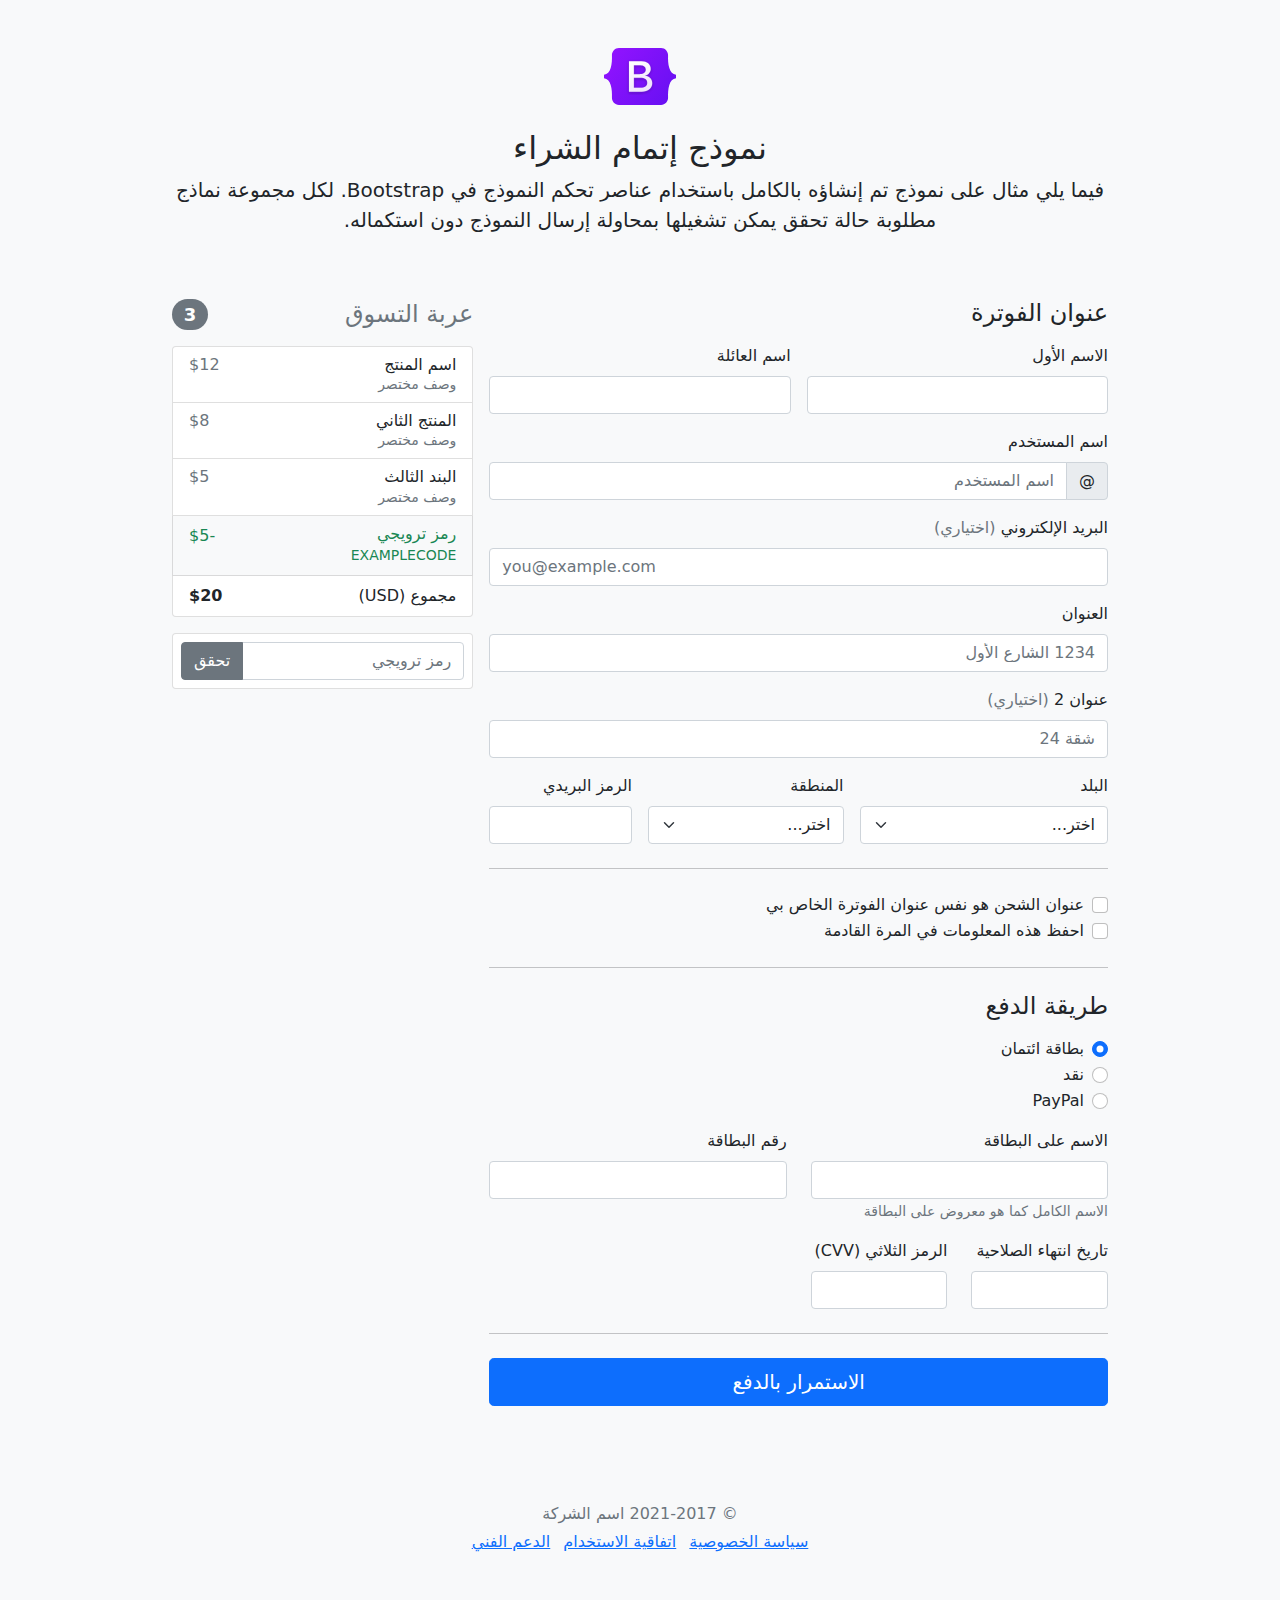
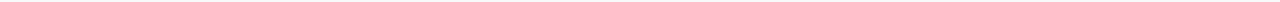
<file: bootstrap-5.0.2-examples/checkout-rtl/index.html>
<!doctype html>
<html lang="ar" dir="rtl">
  <head>
    <meta charset="utf-8">
    <meta name="viewport" content="width=device-width, initial-scale=1">
    <meta name="description" content="">
    <meta name="author" content="Mark Otto, Jacob Thornton, and Bootstrap contributors">
    <meta name="generator" content="Hugo 0.84.0">
    <title>مثال إتمام الشراء · Bootstrap v5.0</title>

    <link rel="canonical" href="https://getbootstrap.com/docs/5.0/examples/checkout-rtl/">

    

    <!-- Bootstrap core CSS -->
<link href="../assets/dist/css/bootstrap.rtl.min.css" rel="stylesheet">

    <style>
      .bd-placeholder-img {
        font-size: 1.125rem;
        text-anchor: middle;
        -webkit-user-select: none;
        -moz-user-select: none;
        user-select: none;
      }

      @media (min-width: 768px) {
        .bd-placeholder-img-lg {
          font-size: 3.5rem;
        }
      }
    </style>

    
    <!-- Custom styles for this template -->
    <link href="../checkout/form-validation.css" rel="stylesheet">
  </head>
  <body class="bg-light">
    
<div class="container">
  <main>
    <div class="py-5 text-center">
      <img class="d-block mx-auto mb-4" src="../assets/brand/bootstrap-logo.svg" alt="" width="72" height="57">
      <h2>نموذج إتمام الشراء</h2>
      <p class="lead">فيما يلي مثال على نموذج تم إنشاؤه بالكامل باستخدام عناصر تحكم النموذج في Bootstrap. لكل مجموعة نماذج مطلوبة حالة تحقق يمكن تشغيلها بمحاولة إرسال النموذج دون استكماله.</p>
    </div>

    <div class="row g-3">
      <div class="col-md-5 col-lg-4 order-md-last">
        <h4 class="d-flex justify-content-between align-items-center mb-3">
          <span class="text-muted">عربة التسوق</span>
          <span class="badge bg-secondary rounded-pill">3</span>
        </h4>
        <ul class="list-group mb-3">
          <li class="list-group-item d-flex justify-content-between lh-sm">
            <div>
              <h6 class="my-0">اسم المنتج</h6>
              <small class="text-muted">وصف مختصر</small>
            </div>
            <span class="text-muted">$12</span>
          </li>
          <li class="list-group-item d-flex justify-content-between lh-sm">
            <div>
              <h6 class="my-0">المنتج الثاني</h6>
              <small class="text-muted">وصف مختصر</small>
            </div>
            <span class="text-muted">$8</span>
          </li>
          <li class="list-group-item d-flex justify-content-between lh-sm">
            <div>
              <h6 class="my-0">البند الثالث</h6>
              <small class="text-muted">وصف مختصر</small>
            </div>
            <span class="text-muted">$5</span>
          </li>
          <li class="list-group-item d-flex justify-content-between bg-light">
            <div class="text-success">
              <h6 class="my-0">رمز ترويجي</h6>
              <small>EXAMPLECODE</small>
            </div>
            <span class="text-success">-$5</span>
          </li>
          <li class="list-group-item d-flex justify-content-between">
            <span>مجموع (USD)</span>
            <strong>$20</strong>
          </li>
        </ul>

        <form class="card p-2">
          <div class="input-group">
            <input type="text" class="form-control" placeholder="رمز ترويجي">
            <button type="submit" class="btn btn-secondary">تحقق</button>
          </div>
        </form>
      </div>
      <div class="col-md-7 col-lg-8">
        <h4 class="mb-3">عنوان الفوترة</h4>
        <form class="needs-validation" novalidate>
          <div class="row g-3">
            <div class="col-sm-6">
              <label for="firstName" class="form-label">الاسم الأول</label>
              <input type="text" class="form-control" id="firstName" placeholder="" value="" required>
              <div class="invalid-feedback">
                يرجى إدخال اسم أول صحيح.
              </div>
            </div>

            <div class="col-sm-6">
              <label for="lastName" class="form-label">اسم العائلة</label>
              <input type="text" class="form-control" id="lastName" placeholder="" value="" required>
              <div class="invalid-feedback">
                يرجى إدخال اسم عائلة صحيح.
              </div>
            </div>

            <div class="col-12">
              <label for="username" class="form-label">اسم المستخدم</label>
              <div class="input-group has-validation">
                <span class="input-group-text">@</span>
                <input type="text" class="form-control" id="username" placeholder="اسم المستخدم" required>
              <div class="invalid-feedback">
                اسم المستخدم الخاص بك مطلوب.
                </div>
              </div>
            </div>

            <div class="col-12">
              <label for="email" class="form-label">البريد الإلكتروني <span class="text-muted">(اختياري)</span></label>
              <input type="email" class="form-control" id="email" placeholder="you@example.com">
              <div class="invalid-feedback">
                يرجى إدخال عنوان بريد إلكتروني صحيح لتصلكم تحديثات الشحن.
              </div>
            </div>

            <div class="col-12">
              <label for="address" class="form-label">العنوان</label>
              <input type="text" class="form-control" id="address" placeholder="1234 الشارع الأول" required>
              <div class="invalid-feedback">
                يرجى إدخال عنوان الشحن الخاص بك.
              </div>
            </div>

            <div class="col-12">
              <label for="address2" class="form-label">عنوان 2 <span class="text-muted">(اختياري)</span></label>
              <input type="text" class="form-control" id="address2" placeholder="شقة 24">
            </div>

            <div class="col-md-5">
              <label for="country" class="form-label">البلد</label>
              <select class="form-select" id="country" required>
                <option value="">اختر...</option>
                <option>الولايات المتحدة الأمريكية</option>
              </select>
              <div class="invalid-feedback">
                يرجى اختيار بلد صحيح.
              </div>
            </div>

            <div class="col-md-4">
              <label for="state" class="form-label">المنطقة</label>
              <select class="form-select" id="state" required>
                <option value="">اختر...</option>
                <option>كاليفورنيا</option>
              </select>
              <div class="invalid-feedback">
                يرجى اختيار اسم منطقة صحيح.
              </div>
            </div>

            <div class="col-md-3">
              <label for="zip" class="form-label">الرمز البريدي</label>
              <input type="text" class="form-control" id="zip" placeholder="" required>
              <div class="invalid-feedback">
                الرمز البريدي مطلوب.
              </div>
            </div>
          </div>

          <hr class="my-4">

          <div class="form-check">
            <input type="checkbox" class="form-check-input" id="same-address">
            <label class="form-check-label" for="same-address">عنوان الشحن هو نفس عنوان الفوترة الخاص بي</label>
          </div>

          <div class="form-check">
            <input type="checkbox" class="form-check-input" id="save-info">
            <label class="form-check-label" for="save-info">احفظ هذه المعلومات في المرة القادمة</label>
          </div>

          <hr class="my-4">

          <h4 class="mb-3">طريقة الدفع</h4>

          <div class="my-3">
            <div class="form-check">
              <input id="credit" name="paymentMethod" type="radio" class="form-check-input" checked required>
              <label class="form-check-label" for="credit">بطاقة ائتمان</label>
            </div>
            <div class="form-check">
              <input id="cash" name="paymentMethod" type="radio" class="form-check-input" required>
              <label class="form-check-label" for="cash">نقد</label>
            </div>
            <div class="form-check">
              <input id="paypal" name="paymentMethod" type="radio" class="form-check-input" required>
              <label class="form-check-label" for="paypal">PayPal</label>
            </div>
          </div>

          <div class="row gy-3">
            <div class="col-md-6">
              <label for="cc-name" class="form-label">الاسم على البطاقة</label>
              <input type="text" class="form-control" id="cc-name" placeholder="" required>
              <small class="text-muted">الاسم الكامل كما هو معروض على البطاقة</small>
              <div class="invalid-feedback">
                الاسم على البطاقة مطلوب
              </div>
            </div>

            <div class="col-md-6">
              <label for="cc-number" class="form-label">رقم البطاقة</label>
              <input type="text" class="form-control" id="cc-number" placeholder="" required>
              <div class="invalid-feedback">
                رقم بطاقة الائتمان مطلوب
              </div>
            </div>

            <div class="col-md-3">
              <label for="cc-expiration" class="form-label">تاريخ انتهاء الصلاحية</label>
              <input type="text" class="form-control" id="cc-expiration" placeholder="" required>
              <div class="invalid-feedback">
                تاريخ انتهاء الصلاحية مطلوب
              </div>
            </div>

            <div class="col-md-3">
              <label for="cc-cvv" class="form-label">الرمز الثلاثي (CVV)</label>
              <input type="text" class="form-control" id="cc-cvv" placeholder="" required>
              <div class="invalid-feedback">
                رمز الحماية مطلوب
              </div>
            </div>
          </div>

          <hr class="my-4">

          <button class="w-100 btn btn-primary btn-lg" type="submit">الاستمرار بالدفع</button>
        </form>
      </div>
    </div>
  </main>
  <footer class="my-5 pt-5 text-muted text-center text-small">
    <p class="mb-1">&copy; 2021-2017 اسم الشركة</p>
    <ul class="list-inline">
      <li class="list-inline-item"><a href="#">سياسة الخصوصية</a></li>
      <li class="list-inline-item"><a href="#">اتفاقية الاستخدام</a></li>
      <li class="list-inline-item"><a href="#">الدعم الفني</a></li>
    </ul>
  </footer>
</div>


    <script src="../assets/dist/js/bootstrap.bundle.min.js"></script>

      <script src="../checkout/form-validation.js"></script>
  </body>
</html>
</file>
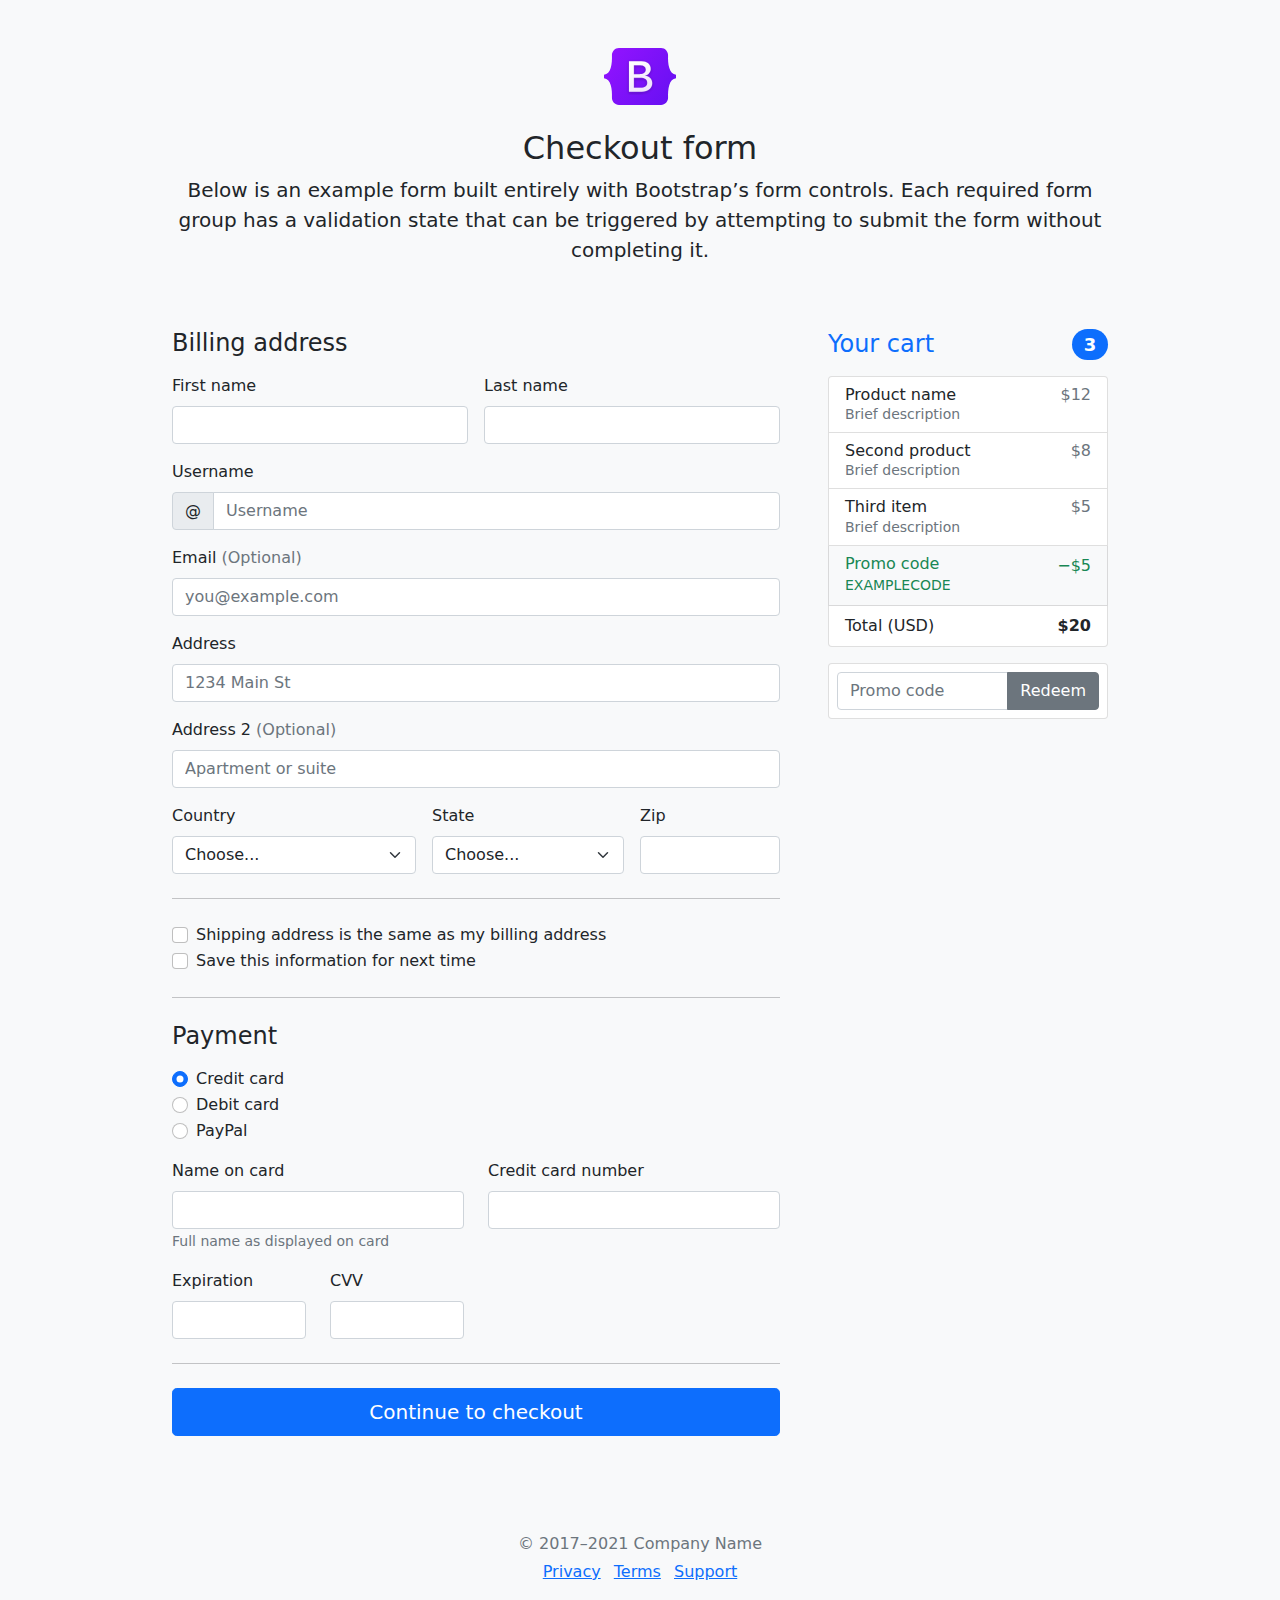
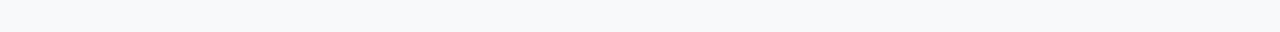
<file: bootstrap-5.0.2-examples/checkout/index.html>
<!doctype html>
<html lang="en">
  <head>
    <meta charset="utf-8">
    <meta name="viewport" content="width=device-width, initial-scale=1">
    <meta name="description" content="">
    <meta name="author" content="Mark Otto, Jacob Thornton, and Bootstrap contributors">
    <meta name="generator" content="Hugo 0.84.0">
    <title>Checkout example · Bootstrap v5.0</title>

    <link rel="canonical" href="https://getbootstrap.com/docs/5.0/examples/checkout/">

    

    <!-- Bootstrap core CSS -->
<link href="../assets/dist/css/bootstrap.min.css" rel="stylesheet">

    <style>
      .bd-placeholder-img {
        font-size: 1.125rem;
        text-anchor: middle;
        -webkit-user-select: none;
        -moz-user-select: none;
        user-select: none;
      }

      @media (min-width: 768px) {
        .bd-placeholder-img-lg {
          font-size: 3.5rem;
        }
      }
    </style>

    
    <!-- Custom styles for this template -->
    <link href="form-validation.css" rel="stylesheet">
  </head>
  <body class="bg-light">
    
<div class="container">
  <main>
    <div class="py-5 text-center">
      <img class="d-block mx-auto mb-4" src="../assets/brand/bootstrap-logo.svg" alt="" width="72" height="57">
      <h2>Checkout form</h2>
      <p class="lead">Below is an example form built entirely with Bootstrap’s form controls. Each required form group has a validation state that can be triggered by attempting to submit the form without completing it.</p>
    </div>

    <div class="row g-5">
      <div class="col-md-5 col-lg-4 order-md-last">
        <h4 class="d-flex justify-content-between align-items-center mb-3">
          <span class="text-primary">Your cart</span>
          <span class="badge bg-primary rounded-pill">3</span>
        </h4>
        <ul class="list-group mb-3">
          <li class="list-group-item d-flex justify-content-between lh-sm">
            <div>
              <h6 class="my-0">Product name</h6>
              <small class="text-muted">Brief description</small>
            </div>
            <span class="text-muted">$12</span>
          </li>
          <li class="list-group-item d-flex justify-content-between lh-sm">
            <div>
              <h6 class="my-0">Second product</h6>
              <small class="text-muted">Brief description</small>
            </div>
            <span class="text-muted">$8</span>
          </li>
          <li class="list-group-item d-flex justify-content-between lh-sm">
            <div>
              <h6 class="my-0">Third item</h6>
              <small class="text-muted">Brief description</small>
            </div>
            <span class="text-muted">$5</span>
          </li>
          <li class="list-group-item d-flex justify-content-between bg-light">
            <div class="text-success">
              <h6 class="my-0">Promo code</h6>
              <small>EXAMPLECODE</small>
            </div>
            <span class="text-success">−$5</span>
          </li>
          <li class="list-group-item d-flex justify-content-between">
            <span>Total (USD)</span>
            <strong>$20</strong>
          </li>
        </ul>

        <form class="card p-2">
          <div class="input-group">
            <input type="text" class="form-control" placeholder="Promo code">
            <button type="submit" class="btn btn-secondary">Redeem</button>
          </div>
        </form>
      </div>
      <div class="col-md-7 col-lg-8">
        <h4 class="mb-3">Billing address</h4>
        <form class="needs-validation" novalidate>
          <div class="row g-3">
            <div class="col-sm-6">
              <label for="firstName" class="form-label">First name</label>
              <input type="text" class="form-control" id="firstName" placeholder="" value="" required>
              <div class="invalid-feedback">
                Valid first name is required.
              </div>
            </div>

            <div class="col-sm-6">
              <label for="lastName" class="form-label">Last name</label>
              <input type="text" class="form-control" id="lastName" placeholder="" value="" required>
              <div class="invalid-feedback">
                Valid last name is required.
              </div>
            </div>

            <div class="col-12">
              <label for="username" class="form-label">Username</label>
              <div class="input-group has-validation">
                <span class="input-group-text">@</span>
                <input type="text" class="form-control" id="username" placeholder="Username" required>
              <div class="invalid-feedback">
                  Your username is required.
                </div>
              </div>
            </div>

            <div class="col-12">
              <label for="email" class="form-label">Email <span class="text-muted">(Optional)</span></label>
              <input type="email" class="form-control" id="email" placeholder="you@example.com">
              <div class="invalid-feedback">
                Please enter a valid email address for shipping updates.
              </div>
            </div>

            <div class="col-12">
              <label for="address" class="form-label">Address</label>
              <input type="text" class="form-control" id="address" placeholder="1234 Main St" required>
              <div class="invalid-feedback">
                Please enter your shipping address.
              </div>
            </div>

            <div class="col-12">
              <label for="address2" class="form-label">Address 2 <span class="text-muted">(Optional)</span></label>
              <input type="text" class="form-control" id="address2" placeholder="Apartment or suite">
            </div>

            <div class="col-md-5">
              <label for="country" class="form-label">Country</label>
              <select class="form-select" id="country" required>
                <option value="">Choose...</option>
                <option>United States</option>
              </select>
              <div class="invalid-feedback">
                Please select a valid country.
              </div>
            </div>

            <div class="col-md-4">
              <label for="state" class="form-label">State</label>
              <select class="form-select" id="state" required>
                <option value="">Choose...</option>
                <option>California</option>
              </select>
              <div class="invalid-feedback">
                Please provide a valid state.
              </div>
            </div>

            <div class="col-md-3">
              <label for="zip" class="form-label">Zip</label>
              <input type="text" class="form-control" id="zip" placeholder="" required>
              <div class="invalid-feedback">
                Zip code required.
              </div>
            </div>
          </div>

          <hr class="my-4">

          <div class="form-check">
            <input type="checkbox" class="form-check-input" id="same-address">
            <label class="form-check-label" for="same-address">Shipping address is the same as my billing address</label>
          </div>

          <div class="form-check">
            <input type="checkbox" class="form-check-input" id="save-info">
            <label class="form-check-label" for="save-info">Save this information for next time</label>
          </div>

          <hr class="my-4">

          <h4 class="mb-3">Payment</h4>

          <div class="my-3">
            <div class="form-check">
              <input id="credit" name="paymentMethod" type="radio" class="form-check-input" checked required>
              <label class="form-check-label" for="credit">Credit card</label>
            </div>
            <div class="form-check">
              <input id="debit" name="paymentMethod" type="radio" class="form-check-input" required>
              <label class="form-check-label" for="debit">Debit card</label>
            </div>
            <div class="form-check">
              <input id="paypal" name="paymentMethod" type="radio" class="form-check-input" required>
              <label class="form-check-label" for="paypal">PayPal</label>
            </div>
          </div>

          <div class="row gy-3">
            <div class="col-md-6">
              <label for="cc-name" class="form-label">Name on card</label>
              <input type="text" class="form-control" id="cc-name" placeholder="" required>
              <small class="text-muted">Full name as displayed on card</small>
              <div class="invalid-feedback">
                Name on card is required
              </div>
            </div>

            <div class="col-md-6">
              <label for="cc-number" class="form-label">Credit card number</label>
              <input type="text" class="form-control" id="cc-number" placeholder="" required>
              <div class="invalid-feedback">
                Credit card number is required
              </div>
            </div>

            <div class="col-md-3">
              <label for="cc-expiration" class="form-label">Expiration</label>
              <input type="text" class="form-control" id="cc-expiration" placeholder="" required>
              <div class="invalid-feedback">
                Expiration date required
              </div>
            </div>

            <div class="col-md-3">
              <label for="cc-cvv" class="form-label">CVV</label>
              <input type="text" class="form-control" id="cc-cvv" placeholder="" required>
              <div class="invalid-feedback">
                Security code required
              </div>
            </div>
          </div>

          <hr class="my-4">

          <button class="w-100 btn btn-primary btn-lg" type="submit">Continue to checkout</button>
        </form>
      </div>
    </div>
  </main>

  <footer class="my-5 pt-5 text-muted text-center text-small">
    <p class="mb-1">&copy; 2017–2021 Company Name</p>
    <ul class="list-inline">
      <li class="list-inline-item"><a href="#">Privacy</a></li>
      <li class="list-inline-item"><a href="#">Terms</a></li>
      <li class="list-inline-item"><a href="#">Support</a></li>
    </ul>
  </footer>
</div>


    <script src="../assets/dist/js/bootstrap.bundle.min.js"></script>

      <script src="form-validation.js"></script>
  </body>
</html>
</file>
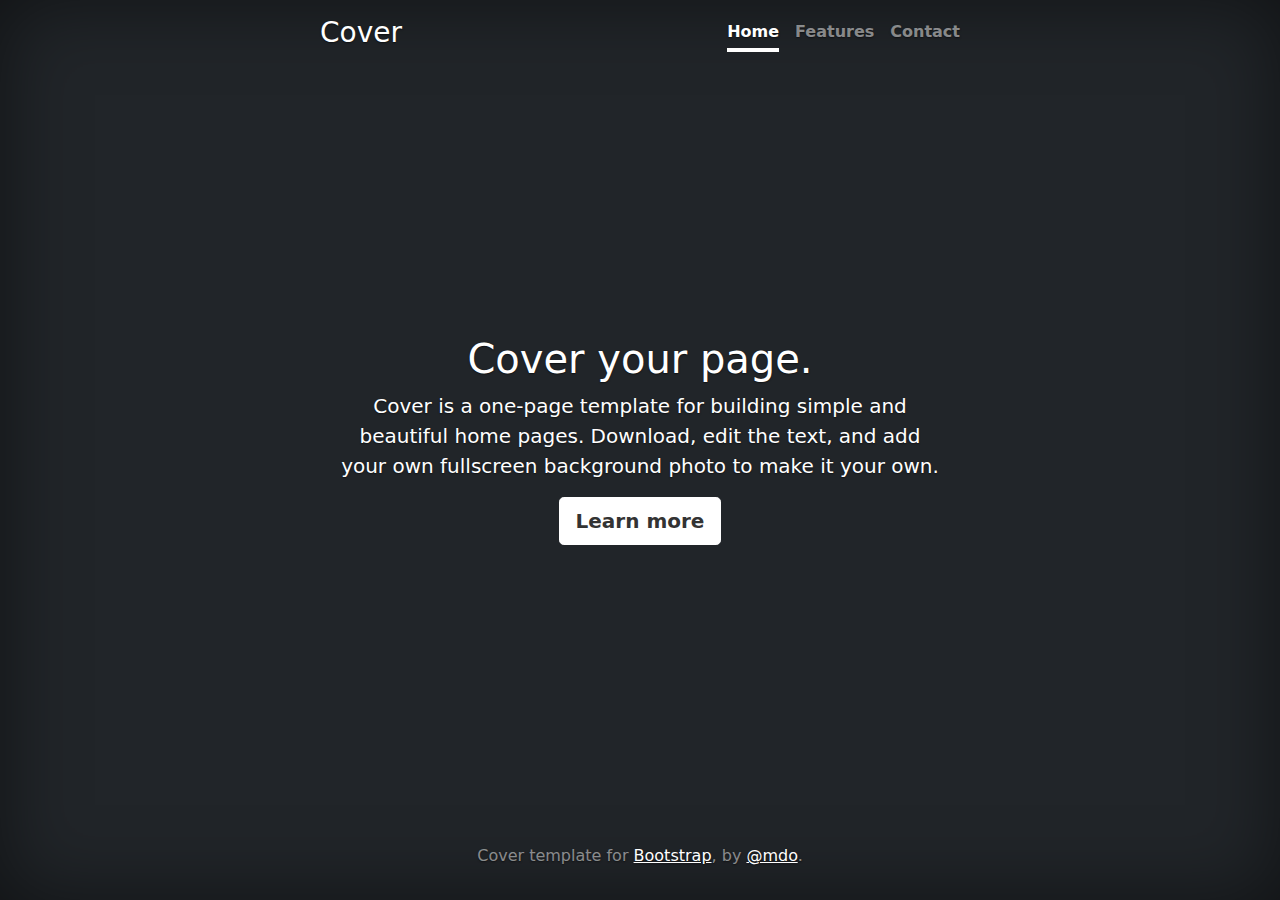
<file: bootstrap-5.0.2-examples/cover/index.html>
<!doctype html>
<html lang="en" class="h-100">
  <head>
    <meta charset="utf-8">
    <meta name="viewport" content="width=device-width, initial-scale=1">
    <meta name="description" content="">
    <meta name="author" content="Mark Otto, Jacob Thornton, and Bootstrap contributors">
    <meta name="generator" content="Hugo 0.84.0">
    <title>Cover Template · Bootstrap v5.0</title>

    <link rel="canonical" href="https://getbootstrap.com/docs/5.0/examples/cover/">

    

    <!-- Bootstrap core CSS -->
<link href="../assets/dist/css/bootstrap.min.css" rel="stylesheet">

    <style>
      .bd-placeholder-img {
        font-size: 1.125rem;
        text-anchor: middle;
        -webkit-user-select: none;
        -moz-user-select: none;
        user-select: none;
      }

      @media (min-width: 768px) {
        .bd-placeholder-img-lg {
          font-size: 3.5rem;
        }
      }
    </style>

    
    <!-- Custom styles for this template -->
    <link href="cover.css" rel="stylesheet">
  </head>
  <body class="d-flex h-100 text-center text-white bg-dark">
    
<div class="cover-container d-flex w-100 h-100 p-3 mx-auto flex-column">
  <header class="mb-auto">
    <div>
      <h3 class="float-md-start mb-0">Cover</h3>
      <nav class="nav nav-masthead justify-content-center float-md-end">
        <a class="nav-link active" aria-current="page" href="#">Home</a>
        <a class="nav-link" href="#">Features</a>
        <a class="nav-link" href="#">Contact</a>
      </nav>
    </div>
  </header>

  <main class="px-3">
    <h1>Cover your page.</h1>
    <p class="lead">Cover is a one-page template for building simple and beautiful home pages. Download, edit the text, and add your own fullscreen background photo to make it your own.</p>
    <p class="lead">
      <a href="#" class="btn btn-lg btn-secondary fw-bold border-white bg-white">Learn more</a>
    </p>
  </main>

  <footer class="mt-auto text-white-50">
    <p>Cover template for <a href="https://getbootstrap.com/" class="text-white">Bootstrap</a>, by <a href="https://twitter.com/mdo" class="text-white">@mdo</a>.</p>
  </footer>
</div>


    
  </body>
</html>
</file>
<file: insure-1.0.0/css/style.css>
/********** Template CSS **********/
:root {
    --primary: #015FC9;
    --secondary: #0DD3F1;
    --light: #F6F7FC;
    --dark: #15233C;
}

.back-to-top {
    position: fixed;
    display: none;
    right: 30px;
    bottom: 30px;
    z-index: 99;
}


/*** Spinner ***/
#spinner {
    opacity: 0;
    visibility: hidden;
    transition: opacity .5s ease-out, visibility 0s linear .5s;
    z-index: 99999;
}

#spinner.show {
    transition: opacity .5s ease-out, visibility 0s linear 0s;
    visibility: visible;
    opacity: 1;
}


/*** Button ***/
.btn {
    transition: .5s;
}

.btn.btn-primary,
.btn.btn-outline-primary:hover,
.btn.btn-secondary,
.btn.btn-outline-secondary:hover {
    color: #FFFFFF;
}

.btn.btn-primary:hover {
    background: var(--secondary);
    border-color: var(--secondary);
}

.btn.btn-secondary:hover {
    background: var(--primary);
    border-color: var(--primary);
}

.btn-square {
    width: 38px;
    height: 38px;
}

.btn-sm-square {
    width: 32px;
    height: 32px;
}

.btn-lg-square {
    width: 48px;
    height: 48px;
}

.btn-square,
.btn-sm-square,
.btn-lg-square {
    padding: 0;
    display: flex;
    align-items: center;
    justify-content: center;
    font-weight: normal;
}


/*** Navbar ***/
.navbar.sticky-top {
    top: -100px;
    transition: .5s;
}

.navbar .navbar-brand img {
    max-height: 60px;
}

.navbar .navbar-nav .nav-link {
    margin-left: 25px;
    padding: 10px 0;
    color: #696E77;
    font-weight: 500;
    outline: none;
}

.navbar .navbar-nav .nav-link:hover,
.navbar .navbar-nav .nav-link.active {
    color: var(--primary);
}

.navbar .dropdown-toggle::after {
    border: none;
    content: "\f107";
    font-family: "Font Awesome 5 Free";
    font-weight: 900;
    vertical-align: middle;
    margin-left: 8px;
}

@media (max-width: 991.98px) {
    .navbar .navbar-brand img {
        max-height: 45px;
    }

    .navbar .navbar-nav {
        margin-top: 20px;
        margin-bottom: 15px;
    }

    .navbar .nav-item .dropdown-menu {
        padding-left: 30px;
    }
}

@media (min-width: 992px) {
    .navbar .nav-item .dropdown-menu {
        display: block;
        border: none;
        margin-top: 0;
        top: 150%;
        right: 0;
        opacity: 0;
        visibility: hidden;
        transition: .5s;
    }

    .navbar .nav-item:hover .dropdown-menu {
        top: 100%;
        visibility: visible;
        transition: .5s;
        opacity: 1;
    }
}


/*** Header ***/
.carousel-caption {
    top: 0;
    left: 0;
    right: 0;
    bottom: 0;
    display: flex;
    align-items: center;
    text-align: start;
    z-index: 1;
}

.carousel-control-prev,
.carousel-control-next {
    width: 15%;
}

.carousel-control-prev-icon,
.carousel-control-next-icon {
    width: 3rem;
    height: 3rem;
    background-color: var(--primary);
    border: 15px solid var(--primary);
    border-radius: 50px;
}

@media (max-width: 768px) {
    #header-carousel .carousel-item {
        position: relative;
        min-height: 450px;
    }
    
    #header-carousel .carousel-item img {
        position: absolute;
        width: 100%;
        height: 100%;
        object-fit: cover;
    }
}

.page-header {
    background: url(../img/carousel-1.jpg) center center no-repeat;
    background-size: cover;
}

.page-header .breadcrumb-item,
.page-header .breadcrumb-item a {
    font-weight: 500;
}

.page-header .breadcrumb-item a,
.page-header .breadcrumb-item+.breadcrumb-item::before {
    color: #696E77;
}

.page-header .breadcrumb-item a:hover,
.page-header .breadcrumb-item.active {
    color: var(--primary);
}


/*** Facts ***/
@media (min-width: 992px) {
    .container.facts {
        max-width: 100% !important;
    }

    .container.facts .facts-text {
        padding-left: calc(((100% - 960px) / 2) + .75rem);
    }

    .container.facts .facts-counter {
        padding-right: calc(((100% - 960px) / 2) + .75rem);
    }
}

@media (min-width: 1200px) {
    .container.facts .facts-text  {
        padding-left: calc(((100% - 1140px) / 2) + .75rem);
    }

    .container.facts .facts-counter  {
        padding-right: calc(((100% - 1140px) / 2) + .75rem);
    }
}

@media (min-width: 1400px) {
    .container.facts .facts-text  {
        padding-left: calc(((100% - 1320px) / 2) + .75rem);
    }

    .container.facts .facts-counter  {
        padding-right: calc(((100% - 1320px) / 2) + .75rem);
    }
}

.container.facts .facts-text {
    background: linear-gradient(rgba(1, 95, 201, .9), rgba(1, 95, 201, .9)), url(../img/carousel-1.jpg) center right no-repeat;
    background-size: cover;
}

.container.facts .facts-counter {
    background: linear-gradient(rgba(255, 255, 255, .9), rgba(255, 255, 255, .9)), url(../img/carousel-2.jpg) center right no-repeat;
    background-size: cover;
}

.container.facts .facts-text .h-100,
.container.facts .facts-counter .h-100 {
    padding: 6rem 0;
    display: flex;
    flex-direction: column;
    justify-content: center;
}


/*** Service ***/
.service-item {
    position: relative;
    overflow: hidden;
    box-shadow: 0 0 45px rgba(0, 0, 0, .07);
}

.service-item .service-icon {
    width: 90px;
    height: 90px;
    display: flex;
    align-items: center;
    justify-content: center;
}

.service-item .service-icon img {
    max-width: 60px;
    max-height: 60px;
}

.service-item a.btn {
    color: var(--primary);
}

.service-item a.btn:hover {
    color: #FFFFFF;
    background: var(--primary);
    border-color: var(--primary);
}


/*** Appointment ***/
.appointment {
    background: linear-gradient(rgba(1, 95, 201, .9), rgba(1, 95, 201, .9)), url(../img/carousel-1.jpg) center center no-repeat;
    background-size: cover;
}


/*** Team ***/
.team-item {
    position: relative;
    overflow: hidden;
    box-shadow: 0 0 45px rgba(0, 0, 0, .07);
}

.team-item img {
    transition: .5s;
}

.team-item:hover img {
    transform: scale(1.1);
}

.team-text {
    position: absolute;
    width: 100%;
    left: 0;
    bottom: -50px;
    opacity: 0;
    transition: .5s;
}

.team-item:hover .team-text {
    bottom: 0;
    opacity: 1;
}

.team-item a.btn {
    color: var(--primary);
}

.team-item a.btn:hover {
    color: #FFFFFF;
    background: var(--primary);
    border-color: var(--primary);
}


/*** Testimonial ***/
.animated.pulse {
    animation-duration: 1.5s;
}

.testimonial-left,
.testimonial-right {
    position: relative;
}

.testimonial-left img,
.testimonial-right img {
    position: absolute;
    padding: 5px;
    border: 1px dashed var(--primary);
    border-radius: 10px;
}

.testimonial-left img:nth-child(1),
.testimonial-right img:nth-child(3) {
    width: 70px;
    height: 70px;
    top: 10%;
    left: 50%;
    transform: translateX(-50%);
}

.testimonial-left img:nth-child(2),
.testimonial-right img:nth-child(2) {
    width: 60px;
    height: 60px;
    top: 50%;
    left: 10%;
    transform: translateY(-50%);
}

.testimonial-left img:nth-child(3),
.testimonial-right img:nth-child(1) {
    width: 50px;
    height: 50px;
    bottom: 10%;
    right: 10%;
}

.testimonial-carousel .owl-item img {
    width: 100px;
    height: 100px;
}

.testimonial-carousel .owl-nav {
    margin-top: 30px;
    display: flex;
    justify-content: center;
}

.testimonial-carousel .owl-nav .owl-prev,
.testimonial-carousel .owl-nav .owl-next {
    margin: 0 5px;
    width: 45px;
    height: 45px;
    display: flex;
    align-items: center;
    justify-content: center;
    color: #FFFFFF;
    background: var(--primary);
    border-radius: 10px;
    font-size: 22px;
    transition: .5s;
}

.testimonial-carousel .owl-nav .owl-prev:hover,
.testimonial-carousel .owl-nav .owl-next:hover {
    background: var(--secondary);
}


/*** Footer ***/
.footer {
    color: #A7A8B4;
}

.footer .btn.btn-link {
    display: block;
    margin-bottom: 5px;
    padding: 0;
    text-align: left;
    color: #A7A8B4;
    font-weight: normal;
    text-transform: capitalize;
    transition: .3s;
}

.footer .btn.btn-link::before {
    position: relative;
    content: "\f105";
    font-family: "Font Awesome 5 Free";
    font-weight: 900;
    color: #A7A8B4;
    margin-right: 10px;
}

.footer .btn.btn-link:hover {
    color: var(--light);
    letter-spacing: 1px;
    box-shadow: none;
}

.footer .btn.btn-square {
    color: #A7A8B4;
    border: 1px solid#A7A8B4;
}

.footer .btn.btn-square:hover {
    color: var(--secondary);
    border-color: var(--light);
}

.footer .copyright {
    padding: 25px 0;
    font-size: 15px;
    border-top: 1px solid rgba(256, 256, 256, .1);
}

.footer .copyright a {
    color: var(--secondary);
}

.footer .copyright a:hover {
    color: #FFFFFF;
}
</file>
<file: bootstrap-5.0.2-examples/blog/blog.rtl.css>
/* stylelint-disable selector-list-comma-newline-after */

.blog-header {
  line-height: 1;
  border-bottom: 1px solid #e5e5e5;
}

.blog-header-logo {
  font-family: Amiri, Georgia, "Times New Roman", serif;
  font-size: 2.25rem;
}

.blog-header-logo:hover {
  text-decoration: none;
}

h1, h2, h3, h4, h5, h6 {
  font-family: Amiri, Georgia, "Times New Roman", serif;
}

.display-4 {
  font-size: 2.5rem;
}
@media (min-width: 768px) {
  .display-4 {
    font-size: 3rem;
  }
}

.nav-scroller {
  position: relative;
  z-index: 2;
  height: 2.75rem;
  overflow-y: hidden;
}

.nav-scroller .nav {
  display: flex;
  flex-wrap: nowrap;
  padding-bottom: 1rem;
  margin-top: -1px;
  overflow-x: auto;
  text-align: center;
  white-space: nowrap;
  -webkit-overflow-scrolling: touch;
}

.nav-scroller .nav-link {
  padding-top: .75rem;
  padding-bottom: .75rem;
  font-size: .875rem;
}

.card-img-right {
  height: 100%;
  border-radius: 3px 0 0 3px;
}

.flex-auto {
  flex: 0 0 auto;
}

.h-250 { height: 250px; }
@media (min-width: 768px) {
  .h-md-250 { height: 250px; }
}

/* Pagination */
.blog-pagination {
  margin-bottom: 4rem;
}
.blog-pagination > .btn {
  border-radius: 2rem;
}

/*
 * Blog posts
 */
.blog-post {
  margin-bottom: 4rem;
}
.blog-post-title {
  margin-bottom: .25rem;
  font-size: 2.5rem;
}
.blog-post-meta {
  margin-bottom: 1.25rem;
  color: #727272;
}

/*
 * Footer
 */
.blog-footer {
  padding: 2.5rem 0;
  color: #727272;
  text-align: center;
  background-color: #f9f9f9;
  border-top: .05rem solid #e5e5e5;
}
.blog-footer p:last-child {
  margin-bottom: 0;
}
</file>
<file: bootstrap-5.0.2-examples/blog/blog.css>
/* stylelint-disable selector-list-comma-newline-after */

.blog-header {
  line-height: 1;
  border-bottom: 1px solid #e5e5e5;
}

.blog-header-logo {
  font-family: "Playfair Display", Georgia, "Times New Roman", serif/*rtl:Amiri, Georgia, "Times New Roman", serif*/;
  font-size: 2.25rem;
}

.blog-header-logo:hover {
  text-decoration: none;
}

h1, h2, h3, h4, h5, h6 {
  font-family: "Playfair Display", Georgia, "Times New Roman", serif/*rtl:Amiri, Georgia, "Times New Roman", serif*/;
}

.display-4 {
  font-size: 2.5rem;
}
@media (min-width: 768px) {
  .display-4 {
    font-size: 3rem;
  }
}

.nav-scroller {
  position: relative;
  z-index: 2;
  height: 2.75rem;
  overflow-y: hidden;
}

.nav-scroller .nav {
  display: flex;
  flex-wrap: nowrap;
  padding-bottom: 1rem;
  margin-top: -1px;
  overflow-x: auto;
  text-align: center;
  white-space: nowrap;
  -webkit-overflow-scrolling: touch;
}

.nav-scroller .nav-link {
  padding-top: .75rem;
  padding-bottom: .75rem;
  font-size: .875rem;
}

.card-img-right {
  height: 100%;
  border-radius: 0 3px 3px 0;
}

.flex-auto {
  flex: 0 0 auto;
}

.h-250 { height: 250px; }
@media (min-width: 768px) {
  .h-md-250 { height: 250px; }
}

/* Pagination */
.blog-pagination {
  margin-bottom: 4rem;
}
.blog-pagination > .btn {
  border-radius: 2rem;
}

/*
 * Blog posts
 */
.blog-post {
  margin-bottom: 4rem;
}
.blog-post-title {
  margin-bottom: .25rem;
  font-size: 2.5rem;
}
.blog-post-meta {
  margin-bottom: 1.25rem;
  color: #727272;
}

/*
 * Footer
 */
.blog-footer {
  padding: 2.5rem 0;
  color: #727272;
  text-align: center;
  background-color: #f9f9f9;
  border-top: .05rem solid #e5e5e5;
}
.blog-footer p:last-child {
  margin-bottom: 0;
}
</file>
<file: bootstrap-5.0.2-examples/carousel/carousel.rtl.css>
/* GLOBAL STYLES
-------------------------------------------------- */
/* Padding below the footer and lighter body text */

body {
  padding-top: 3rem;
  padding-bottom: 3rem;
  color: #5a5a5a;
}


/* CUSTOMIZE THE CAROUSEL
-------------------------------------------------- */

/* Carousel base class */
.carousel {
  margin-bottom: 4rem;
}
/* Since positioning the image, we need to help out the caption */
.carousel-caption {
  bottom: 3rem;
  z-index: 10;
}

/* Declare heights because of positioning of img element */
.carousel-item {
  height: 32rem;
}
.carousel-item > img {
  position: absolute;
  top: 0;
  right: 0;
  min-width: 100%;
  height: 32rem;
}


/* MARKETING CONTENT
-------------------------------------------------- */

/* Center align the text within the three columns below the carousel */
.marketing .col-lg-4 {
  margin-bottom: 1.5rem;
  text-align: center;
}
.marketing h2 {
  font-weight: 400;
}
.marketing .col-lg-4 p {
  margin-right: .75rem;
  margin-left: .75rem;
}


/* Featurettes
------------------------- */

.featurette-divider {
  margin: 5rem 0; /* Space out the Bootstrap <hr> more */
}

/* Thin out the marketing headings */
.featurette-heading {
  font-weight: 300;
  line-height: 1;
}


/* RESPONSIVE CSS
-------------------------------------------------- */

@media (min-width: 40em) {
  /* Bump up size of carousel content */
  .carousel-caption p {
    margin-bottom: 1.25rem;
    font-size: 1.25rem;
    line-height: 1.4;
  }

  .featurette-heading {
    font-size: 50px;
  }
}

@media (min-width: 62em) {
  .featurette-heading {
    margin-top: 7rem;
  }
}
</file>
<file: bootstrap-5.0.2-examples/carousel/carousel.css>
/* GLOBAL STYLES
-------------------------------------------------- */
/* Padding below the footer and lighter body text */

body {
  padding-top: 3rem;
  padding-bottom: 3rem;
  color: #5a5a5a;
}


/* CUSTOMIZE THE CAROUSEL
-------------------------------------------------- */

/* Carousel base class */
.carousel {
  margin-bottom: 4rem;
}
/* Since positioning the image, we need to help out the caption */
.carousel-caption {
  bottom: 3rem;
  z-index: 10;
}

/* Declare heights because of positioning of img element */
.carousel-item {
  height: 32rem;
}
.carousel-item > img {
  position: absolute;
  top: 0;
  left: 0;
  min-width: 100%;
  height: 32rem;
}


/* MARKETING CONTENT
-------------------------------------------------- */

/* Center align the text within the three columns below the carousel */
.marketing .col-lg-4 {
  margin-bottom: 1.5rem;
  text-align: center;
}
.marketing h2 {
  font-weight: 400;
}
/* rtl:begin:ignore */
.marketing .col-lg-4 p {
  margin-right: .75rem;
  margin-left: .75rem;
}
/* rtl:end:ignore */


/* Featurettes
------------------------- */

.featurette-divider {
  margin: 5rem 0; /* Space out the Bootstrap <hr> more */
}

/* Thin out the marketing headings */
.featurette-heading {
  font-weight: 300;
  line-height: 1;
  /* rtl:remove */
  letter-spacing: -.05rem;
}


/* RESPONSIVE CSS
-------------------------------------------------- */

@media (min-width: 40em) {
  /* Bump up size of carousel content */
  .carousel-caption p {
    margin-bottom: 1.25rem;
    font-size: 1.25rem;
    line-height: 1.4;
  }

  .featurette-heading {
    font-size: 50px;
  }
}

@media (min-width: 62em) {
  .featurette-heading {
    margin-top: 7rem;
  }
}
</file>
<file: bootstrap-5.0.2-examples/checkout/form-validation.css>
.container {
  max-width: 960px;
}
</file>
<file: bootstrap-5.0.2-examples/cover/cover.css>
/*
 * Globals
 */


/* Custom default button */
.btn-secondary,
.btn-secondary:hover,
.btn-secondary:focus {
  color: #333;
  text-shadow: none; /* Prevent inheritance from `body` */
}


/*
 * Base structure
 */

body {
  text-shadow: 0 .05rem .1rem rgba(0, 0, 0, .5);
  box-shadow: inset 0 0 5rem rgba(0, 0, 0, .5);
}

.cover-container {
  max-width: 42em;
}


/*
 * Header
 */

.nav-masthead .nav-link {
  padding: .25rem 0;
  font-weight: 700;
  color: rgba(255, 255, 255, .5);
  background-color: transparent;
  border-bottom: .25rem solid transparent;
}

.nav-masthead .nav-link:hover,
.nav-masthead .nav-link:focus {
  border-bottom-color: rgba(255, 255, 255, .25);
}

.nav-masthead .nav-link + .nav-link {
  margin-left: 1rem;
}

.nav-masthead .active {
  color: #fff;
  border-bottom-color: #fff;
}
</file>
<file: bootstrap-5.0.2-examples/cheatsheet/cheatsheet.rtl.css>
body {
  scroll-behavior: smooth;
}

/**
 * Bootstrap "Journal code" icon
 * @link https://icons.getbootstrap.com/icons/journal-code/
 */
.bd-heading a::before {
  display: inline-block;
  width: 1em;
  height: 1em;
  margin-left: .25rem;
  content: "";
  background-image: url("data:image/svg+xml,%3Csvg xmlns='http://www.w3.org/2000/svg' fill='%25230d6efd' viewBox='0 0 16 16'%3E%3Cpath d='M4 1h8a2 2 0 0 1 2 2v10a2 2 0 0 1-2 2H4a2 2 0 0 1-2-2h1a1 1 0 0 0 1 1h8a1 1 0 0 0 1-1V3a1 1 0 0 0-1-1H4a1 1 0 0 0-1 1H2a2 2 0 0 1 2-2z'/%3E%3Cpath d='M2 5v-.5a.5.5 0 0 1 1 0V5h.5a.5.5 0 0 1 0 1h-2a.5.5 0 0 1 0-1H2zm0 3v-.5a.5.5 0 0 1 1 0V8h.5a.5.5 0 0 1 0 1h-2a.5.5 0 0 1 0-1H2zm0 3v-.5a.5.5 0 0 1 1 0v.5h.5a.5.5 0 0 1 0 1h-2a.5.5 0 0 1 0-1H2z'/%3E%3Cpath fill-rule='evenodd' d='M8.646 5.646a.5.5 0 0 1 .708 0l2 2a.5.5 0 0 1 0 .708l-2 2a.5.5 0 0 1-.708-.708L10.293 8 8.646 6.354a.5.5 0 0 1 0-.708zm-1.292 0a.5.5 0 0 0-.708 0l-2 2a.5.5 0 0 0 0 .708l2 2a.5.5 0 0 0 .708-.708L5.707 8l1.647-1.646a.5.5 0 0 0 0-.708z'/%3E%3C/svg%3E");
  background-size: 1em;
}

/* stylelint-disable-next-line selector-max-universal */
.bd-heading + div > * + * {
  margin-top: 3rem;
}

/* Table of contents */
.bd-aside a {
  padding: .1875rem .5rem;
  margin-top: .125rem;
  margin-right: .3125rem;
  color: rgba(0, 0, 0, .65);
  text-decoration: none;
}

.bd-aside a:hover,
.bd-aside a:focus {
  color: rgba(0, 0, 0, .85);
  background-color: rgba(121, 82, 179, .1);
}

.bd-aside .active {
  font-weight: 600;
  color: rgba(0, 0, 0, .85);
}

.bd-aside .btn {
  padding: .25rem .5rem;
  font-weight: 600;
  color: rgba(0, 0, 0, .65);
  border: 0;
}

.bd-aside .btn:hover,
.bd-aside .btn:focus {
  color: rgba(0, 0, 0, .85);
  background-color: rgba(121, 82, 179, .1);
}

.bd-aside .btn:focus {
  box-shadow: 0 0 0 1px rgba(121, 82, 179, .7);
}

.bd-aside .btn::before {
  width: 1.25em;
  line-height: 0;
  content: url("data:image/svg+xml,%3csvg xmlns='http://www.w3.org/2000/svg' width='16' height='16' viewBox='0 0 16 16'%3e%3cpath fill='none' stroke='rgba%280,0,0,.5%29' stroke-linecap='round' stroke-linejoin='round' stroke-width='2' d='M5 14l6-6-6-6'/%3e%3c/svg%3e");
  transition: transform .35s ease;
  transform: rotate(180deg) translateX(-2px);
  transform-origin: .5em 50%;
}

.bd-aside .btn[aria-expanded="true"]::before {
  transform: rotate(90deg);
}


/* Examples */
.scrollspy-example {
  position: relative;
  height: 200px;
  margin-top: .5rem;
  overflow: auto;
}

[id="modal"] .bd-example .btn,
[id="buttons"] .bd-example .btn,
[id="tooltips"] .bd-example .btn,
[id="popovers"] .bd-example .btn,
[id="dropdowns"] .bd-example .btn-group,
[id="dropdowns"] .bd-example .dropdown,
[id="dropdowns"] .bd-example .dropup,
[id="dropdowns"] .bd-example .dropend,
[id="dropdowns"] .bd-example .dropstart {
  margin: 0 0 1rem 1rem;
}

/* Layout */
@media (min-width: 1200px) {
  body {
    display: grid;
    gap: 1rem;
    grid-template-columns: 1fr 4fr 1fr;
    grid-template-rows: auto;
  }

  .bd-header {
    position: fixed;
    top: 0;
    right: 0;
    left: 0;
    z-index: 1030;
    grid-column: 1 / span 3;
  }

  .bd-aside,
  .bd-cheatsheet {
    padding-top: 4rem;
  }

  /**
   * 1. Too bad only Firefox supports subgrids ATM
   */
  .bd-cheatsheet,
  .bd-cheatsheet section,
  .bd-cheatsheet article {
    display: inherit; /* 1 */
    gap: inherit; /* 1 */
    grid-template-columns: 1fr 4fr;
    grid-column: 1 / span 2;
    grid-template-rows: auto;
  }

  .bd-aside {
    grid-area: 1 / 3;
    scroll-margin-top: 4rem;
  }

  .bd-cheatsheet section,
  .bd-cheatsheet section > h2 {
    top: 2rem;
    scroll-margin-top: 2rem;
  }

  .bd-cheatsheet section > h2::before {
    position: absolute;
    top: 0;
    right: 0;
    bottom: -2rem;
    left: 0;
    z-index: -1;
    content: "";
    background-image: linear-gradient(to bottom, rgba(255, 255, 255, 1) calc(100% - 3rem), rgba(255, 255, 255, .01));
  }

  .bd-cheatsheet article,
  .bd-cheatsheet .bd-heading {
    top: 8rem;
    scroll-margin-top: 8rem;
  }

  .bd-cheatsheet .bd-heading {
    z-index: 1;
  }
}
</file>
<file: bootstrap-5.0.2-examples/cheatsheet/cheatsheet.css>
body {
  scroll-behavior: smooth;
}

/**
 * Bootstrap "Journal code" icon
 * @link https://icons.getbootstrap.com/icons/journal-code/
 */
.bd-heading a::before {
  display: inline-block;
  width: 1em;
  height: 1em;
  margin-right: .25rem;
  content: "";
  background-image: url("data:image/svg+xml,%3Csvg xmlns='http://www.w3.org/2000/svg' fill='%25230d6efd' viewBox='0 0 16 16'%3E%3Cpath d='M4 1h8a2 2 0 0 1 2 2v10a2 2 0 0 1-2 2H4a2 2 0 0 1-2-2h1a1 1 0 0 0 1 1h8a1 1 0 0 0 1-1V3a1 1 0 0 0-1-1H4a1 1 0 0 0-1 1H2a2 2 0 0 1 2-2z'/%3E%3Cpath d='M2 5v-.5a.5.5 0 0 1 1 0V5h.5a.5.5 0 0 1 0 1h-2a.5.5 0 0 1 0-1H2zm0 3v-.5a.5.5 0 0 1 1 0V8h.5a.5.5 0 0 1 0 1h-2a.5.5 0 0 1 0-1H2zm0 3v-.5a.5.5 0 0 1 1 0v.5h.5a.5.5 0 0 1 0 1h-2a.5.5 0 0 1 0-1H2z'/%3E%3Cpath fill-rule='evenodd' d='M8.646 5.646a.5.5 0 0 1 .708 0l2 2a.5.5 0 0 1 0 .708l-2 2a.5.5 0 0 1-.708-.708L10.293 8 8.646 6.354a.5.5 0 0 1 0-.708zm-1.292 0a.5.5 0 0 0-.708 0l-2 2a.5.5 0 0 0 0 .708l2 2a.5.5 0 0 0 .708-.708L5.707 8l1.647-1.646a.5.5 0 0 0 0-.708z'/%3E%3C/svg%3E");
  background-size: 1em;
}

/* stylelint-disable-next-line selector-max-universal */
.bd-heading + div > * + * {
  margin-top: 3rem;
}

/* Table of contents */
.bd-aside a {
  padding: .1875rem .5rem;
  margin-top: .125rem;
  margin-left: .3125rem;
  color: rgba(0, 0, 0, .65);
  text-decoration: none;
}

.bd-aside a:hover,
.bd-aside a:focus {
  color: rgba(0, 0, 0, .85);
  background-color: rgba(121, 82, 179, .1);
}

.bd-aside .active {
  font-weight: 600;
  color: rgba(0, 0, 0, .85);
}

.bd-aside .btn {
  padding: .25rem .5rem;
  font-weight: 600;
  color: rgba(0, 0, 0, .65);
  border: 0;
}

.bd-aside .btn:hover,
.bd-aside .btn:focus {
  color: rgba(0, 0, 0, .85);
  background-color: rgba(121, 82, 179, .1);
}

.bd-aside .btn:focus {
  box-shadow: 0 0 0 1px rgba(121, 82, 179, .7);
}

.bd-aside .btn::before {
  width: 1.25em;
  line-height: 0;
  content: url("data:image/svg+xml,%3csvg xmlns='http://www.w3.org/2000/svg' width='16' height='16' viewBox='0 0 16 16'%3e%3cpath fill='none' stroke='rgba%280,0,0,.5%29' stroke-linecap='round' stroke-linejoin='round' stroke-width='2' d='M5 14l6-6-6-6'/%3e%3c/svg%3e");
  transition: transform .35s ease;

  /* rtl:raw:
  transform: rotate(180deg) translateX(-2px);
  */
  transform-origin: .5em 50%;
}

.bd-aside .btn[aria-expanded="true"]::before {
  transform: rotate(90deg)/* rtl:ignore */;
}


/* Examples */
.scrollspy-example {
  position: relative;
  height: 200px;
  margin-top: .5rem;
  overflow: auto;
}

[id="modal"] .bd-example .btn,
[id="buttons"] .bd-example .btn,
[id="tooltips"] .bd-example .btn,
[id="popovers"] .bd-example .btn,
[id="dropdowns"] .bd-example .btn-group,
[id="dropdowns"] .bd-example .dropdown,
[id="dropdowns"] .bd-example .dropup,
[id="dropdowns"] .bd-example .dropend,
[id="dropdowns"] .bd-example .dropstart {
  margin: 0 1rem 1rem 0;
}

/* Layout */
@media (min-width: 1200px) {
  body {
    display: grid;
    gap: 1rem;
    grid-template-columns: 1fr 4fr 1fr;
    grid-template-rows: auto;
  }

  .bd-header {
    position: fixed;
    top: 0;
    /* rtl:begin:ignore */
    right: 0;
    left: 0;
    /* rtl:end:ignore */
    z-index: 1030;
    grid-column: 1 / span 3;
  }

  .bd-aside,
  .bd-cheatsheet {
    padding-top: 4rem;
  }

  /**
   * 1. Too bad only Firefox supports subgrids ATM
   */
  .bd-cheatsheet,
  .bd-cheatsheet section,
  .bd-cheatsheet article {
    display: inherit; /* 1 */
    gap: inherit; /* 1 */
    grid-template-columns: 1fr 4fr;
    grid-column: 1 / span 2;
    grid-template-rows: auto;
  }

  .bd-aside {
    grid-area: 1 / 3;
    scroll-margin-top: 4rem;
  }

  .bd-cheatsheet section,
  .bd-cheatsheet section > h2 {
    top: 2rem;
    scroll-margin-top: 2rem;
  }

  .bd-cheatsheet section > h2::before {
    position: absolute;
    /* rtl:begin:ignore */
    top: 0;
    right: 0;
    bottom: -2rem;
    left: 0;
    /* rtl:end:ignore */
    z-index: -1;
    content: "";
    background-image: linear-gradient(to bottom, rgba(255, 255, 255, 1) calc(100% - 3rem), rgba(255, 255, 255, .01));
  }

  .bd-cheatsheet article,
  .bd-cheatsheet .bd-heading {
    top: 8rem;
    scroll-margin-top: 8rem;
  }

  .bd-cheatsheet .bd-heading {
    z-index: 1;
  }
}
</file>
